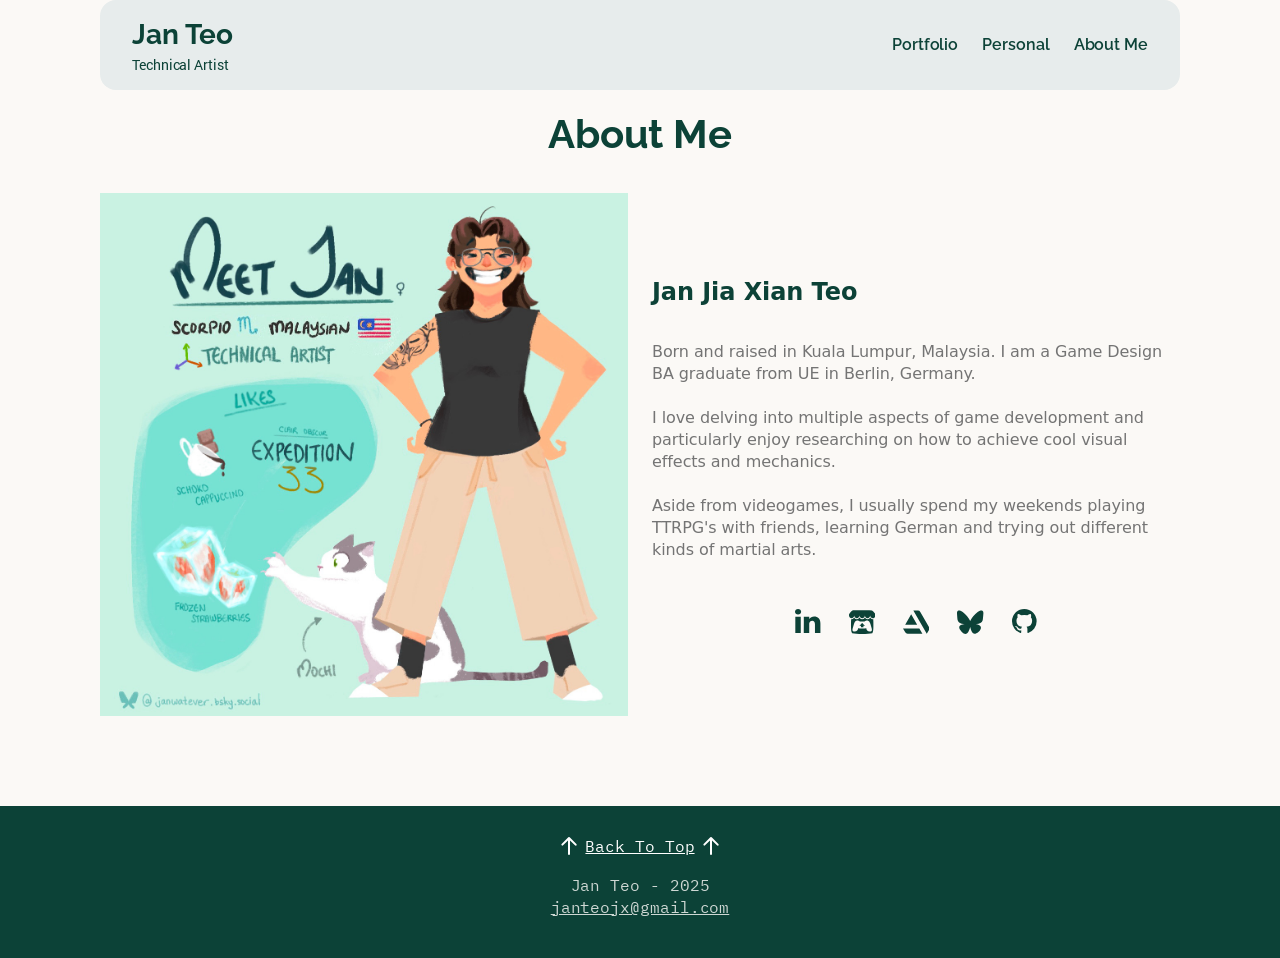
<file: aboutme/index.html>
<!doctype html>
<html
  lang="en"
  data-ws-project="4ed395ea-421b-4d47-955a-c3760f78598f"
  data-ws-last-published="2025-10-25T14:59:06.203Z"
>
  <head>
    <link
      rel="stylesheet"
      type="text/css"
      href="/assets/static/app_generated_index-6937cd5a.BFbxs8ka.css"
    />
    <meta charset="UTF-8" />
    <meta name="viewport" content="width=device-width,initial-scale=1" />
    <meta property="og:url" content="https://url/aboutme" />
    <title>About Me</title>
    <meta property="og:title" content="About Me" />
    <meta property="og:type" content="website" />
    <meta property="og:site_name" content="portfolio" />
    <link rel="icon" href="/assets/Favicon_-zaAiaX0AO3avMqzFpwQw.png" />
    <link
      rel="preload"
      href="/assets/IBMPlexMono-Regular_XEb7jeg5C_8SVKdyQOvTE.ttf"
      as="font"
      crossorigin="anonymous"
    />
    <link
      rel="preload"
      href="/assets/InterVariable_qDqxtwB6S7W69tcm-FSxu.woff2"
      as="font"
      crossorigin="anonymous"
    />
    <link
      rel="preload"
      href="/assets/Roboto-Regular_Z0w1bXtk6PIycLE4xZbAP.ttf"
      as="font"
      crossorigin="anonymous"
    />
    <link
      rel="preload"
      href="/assets/IBMPlexMono-Bold_UaOtoEYPT3lKzhZXJ2H2W.ttf"
      as="font"
      crossorigin="anonymous"
    />
    <link
      rel="preload"
      href="/assets/Raleway-VariableFont_wght_H9KxUdK8l4MoIpyd0hqUg.ttf"
      as="font"
      crossorigin="anonymous"
    />
    <script type="application/ld+json">
      {
        "@context": "https://schema.org",
        "@type": "WebSite",
        "name": "portfolio",
        "url": "https://url"
      }
    </script>
  </head>
  <body id="aboutme" class="w-body c1ns98mi">
    <div style="display: contents">
      <div style="display: contents">
        <header
          class="w-box c1357293 c9jnjeu c1y6imu0 c3qzgd0 czr2pxy c1xzl1u9 cry9bxc ca4qjwu c1cdc69r c13gq7xy c1lfjoq7 c1fo9lv5 c1qyy4dh c1wt8a7g cavd3zn"
        >
          <div
            class="w-box cry9bxc c1lxiyww ct02u4h c1z0l37u c1ml0hr7 c14e0sxh c1fd0kk1 cpjowtb c11gzs80 cv2gy63 cxn73lu c5dy17i c1hsfuam c1fw2gxr ct8vr6u cnu4kgu c1yb3n9o cbrrmm8 cuo9dm5 c5egcmi c1qyy4dh c1llqm3g c1mcu1jn cr1aip5 c1xzir7e cm7fzb7 cxuma7n"
          >
            <a href="/#home" class="w-element cir85gx c135vpv5 c1llqm3g"
              ><div class="w-element cj19xlp">
                <h1 class="w-element c2wmpdl c11dowh9">Jan Teo</h1>
                <p class="w-element ce1u2as">Technical Artist</p>
              </div></a
            >
            <nav
              aria-label="main"
              class="w-box cry9bxc c1qyy4dh ct02u4h c1fhkm63 clv8gve cc3dq2t"
            >
              <nav
                aria-label="Main"
                data-orientation="horizontal"
                dir="ltr"
                class="w-navigation-menu czr2pxy"
              >
                <div style="position: relative">
                  <ul
                    data-orientation="horizontal"
                    class="w-menu-list cry9bxc c1fhkm63 cqeb86t c1admj5d c34dwh1 c1qyy4dh c1t3frhm c10zkoym ct8c5y2 c1pqbrmo c2wmpdl c1cb3y4c c1n13r54 c18knjwi"
                    dir="ltr"
                  >
                    <li data-ws-index="0" class="w-menu-item">
                      <a
                        href="/aboutme#aboutme"
                        class="w-link cl60rel c1ib9cr2 csru8nn c1hz2opz c1c9nyn co9inq6 c18nx7en c13zjl4p c1llqm3g ch11gwv c1md20bl c1e892th c1qyy4dh ct02u4h c1e7helk c1l0vha7 csyy8v5 c1bc2i7x c17r8x7j c135vpv5 c6k8nt0 c10psnxv cb06ied cocvd96 c4j0o1n c12mjb61"
                        >About Me</a
                      >
                    </li>
                    <li data-ws-index="1" class="w-menu-item">
                      <a
                        href="/personal#blogs"
                        class="w-link cl60rel c1ib9cr2 csru8nn c1hz2opz c1c9nyn co9inq6 c18nx7en c13zjl4p c1llqm3g ch11gwv c1md20bl c1e892th c1qyy4dh ct02u4h c1e7helk c1l0vha7 csyy8v5 c1bc2i7x c17r8x7j c135vpv5 c6k8nt0 c10psnxv cb06ied cocvd96 c4j0o1n c12mjb61"
                        >Personal</a
                      >
                    </li>
                    <li data-ws-index="2" class="w-menu-item">
                      <a
                        href="/#Portfolio"
                        class="w-link cl60rel c1ib9cr2 csru8nn c1hz2opz c1c9nyn co9inq6 c18nx7en c13zjl4p c1llqm3g ch11gwv c1md20bl c1e892th c1qyy4dh ct02u4h c1e7helk c1l0vha7 csyy8v5 c1bc2i7x c17r8x7j c135vpv5 c6k8nt0 c10psnxv cb06ied cocvd96 c4j0o1n c12mjb61"
                        >Portfolio</a
                      >
                    </li>
                  </ul>
                </div>
              </nav>
            </nav>
            <div class="w-box cwvpjlf cx6c9kw c1rstvfo c1bulmrh">
              <button
                type="button"
                aria-label="Open mobile menu"
                class="w-button c1b44psv cjtzmec c12n5uks csb0ifw cg5j03k c8od1c4 c135vpv5 caafw5v csru8nn c1md20bl c1e892th c16xs6ny ct02u4h c1hz2opz c1c9nyn co9inq6 c18nx7en c13zjl4p c1cb3y4c c1h3d6dm cuj80l1 ct8vr6u c1muyosp cvw3fbs cjhfojh c1cmxm2w c2c7i6t c1r2vfc1 c1j33arz cl8xzcs c6y7agi c1yyiwwo c1vy1xjw cl60rel c1ib9cr2 cb06ied c1ro4ucl c1s5r7yb c1ggkywf cv7lanz cldcmjh cow30mz c1k6tqmo c1oxjrsz csud216 c1xiy5b1 cq7d8me c157000q c1bpmp3z c1ycnvnd"
                aria-haspopup="dialog"
                aria-expanded="false"
                aria-controls="radix-:R6m:"
                data-state="closed"
              >
                <div class="w-html-embed">
                  <svg
                    xmlns="http://www.w3.org/2000/svg"
                    viewBox="0 0 22 22"
                    fill="currentColor"
                    width="100%"
                    height="100%"
                    style="display: block"
                    aria-hidden="true"
                  >
                    <path
                      fill-rule="evenodd"
                      d="M2 5.998a.75.75 0 0 1 .75-.75h16.5a.75.75 0 0 1 0 1.5H2.75a.75.75 0 0 1-.75-.75Zm0 5.5a.75.75 0 0 1 .75-.75h16.5a.75.75 0 0 1 0 1.5H2.75a.75.75 0 0 1-.75-.75Zm0 5.5a.75.75 0 0 1 .75-.75h16.5a.75.75 0 0 1 0 1.5H2.75a.75.75 0 0 1-.75-.75Z"
                      clip-rule="evenodd"
                    />
                  </svg>
                </div>
              </button>
            </div>
          </div>
        </header>
        <div class="w-html-embed ck3af4j c19v6zpy">
          <style>
            * {
              /* Remove preset margins on everything so they can be applied where we want. */
              margin: 0;
              /* Make links scroll to their sections smoothly. */
              scroll-behavior: smooth;
            }
          </style>
        </div>
      </div>
    </div>
    <section
      class="w-box c1fo9lv5 c1mzb2kd cavd3zn cbb9sc4 c1ic0yia ckd6i4j cjw9f3d c2vk9af c19hobtd cl05ukp"
    >
      <div
        class="w-box cry9bxc c1lfjoq7 c12ae6v5 ceu66s9 c1qyy4dh c1wt8a7g c1qom380"
      >
        <h1
          class="w-heading c1dxq9cf c11dowh9 c1llqm3g c8ys3vy c74kosi c1dhz37v"
        >
          About Me
        </h1>
        <div
          class="w-element copqmak c10zkoym ct8c5y2 c1ogff2u c5hmwvf c1xzl1u9 cx6c9kw c174sw29"
        >
          <div class="w-element">
            <img
              alt=""
              width="1285"
              height="1274"
              src="/assets/aboutmeUpdate_LksquHuxqafPUy-Q5bAj-.jpg"
              class="w-image"
              sizes="100vw"
              srcset="
                /assets/aboutmeUpdate_LksquHuxqafPUy-Q5bAj-.jpg   16w,
                /assets/aboutmeUpdate_LksquHuxqafPUy-Q5bAj-.jpg   32w,
                /assets/aboutmeUpdate_LksquHuxqafPUy-Q5bAj-.jpg   48w,
                /assets/aboutmeUpdate_LksquHuxqafPUy-Q5bAj-.jpg   64w,
                /assets/aboutmeUpdate_LksquHuxqafPUy-Q5bAj-.jpg   96w,
                /assets/aboutmeUpdate_LksquHuxqafPUy-Q5bAj-.jpg  128w,
                /assets/aboutmeUpdate_LksquHuxqafPUy-Q5bAj-.jpg  256w,
                /assets/aboutmeUpdate_LksquHuxqafPUy-Q5bAj-.jpg  384w,
                /assets/aboutmeUpdate_LksquHuxqafPUy-Q5bAj-.jpg  640w,
                /assets/aboutmeUpdate_LksquHuxqafPUy-Q5bAj-.jpg  750w,
                /assets/aboutmeUpdate_LksquHuxqafPUy-Q5bAj-.jpg  828w,
                /assets/aboutmeUpdate_LksquHuxqafPUy-Q5bAj-.jpg 1080w,
                /assets/aboutmeUpdate_LksquHuxqafPUy-Q5bAj-.jpg 1200w,
                /assets/aboutmeUpdate_LksquHuxqafPUy-Q5bAj-.jpg 1920w,
                /assets/aboutmeUpdate_LksquHuxqafPUy-Q5bAj-.jpg 2048w,
                /assets/aboutmeUpdate_LksquHuxqafPUy-Q5bAj-.jpg 3840w
              "
              decoding="async"
              loading="lazy"
            />
          </div>
          <div class="w-element cuj80l1 cry9bxc c1lfjoq7 c1778y6x ct02u4h">
            <h1 class="w-element cc1qqvk colzpbp c1llqm3g ca9p4dk">
              <span class="w-element">Jan Jia Xian Teo</span>
            </h1>
            <p class="w-element cuj80l1">
              Born and raised in Kuala Lumpur, Malaysia. I am a Game Design BA
              graduate from UE in Berlin, Germany.<br /><br />I love delving
              into multiple aspects of game development and particularly enjoy
              researching on how to achieve cool visual effects and
              mechanics.<br /><br />Aside from videogames, I usually spend my
              weekends playing TTRPG&#x27;s with friends, learning German and
              trying out different kinds of martial arts.
            </p>
            <div
              class="w-box c16xs6ny ct02u4h ck3ozxv ceilgws c1v9cet9 cry9bxc cuj80l1 c12sm2j2 c18aaeus c1rstvfo c10x096o c1mpedrw c1oxjrsz csud216 c1xiy5b1 cq7d8me c891fy0 c1g6njng c9e5osd c1o7em7p c1knvger c1qrxaqp cbsrucc c13153s7 csv0ro7"
            >
              <a
                aria-label="LinkedIn"
                href="https://www.linkedin.com/in/jan-teo-09216b167/"
                target="_blank"
                class="w-link c135vpv5 csru8nn c1qyy4dh ct02u4h c1llqm3g c3npaz2"
                ><div class="w-html-embed csru8nn c4vsek3">
                  <svg
                    width="100%"
                    height="100%"
                    viewBox="0 0 18 17"
                    fill="none"
                    xmlns="http://www.w3.org/2000/svg"
                  >
                    <path
                      d="M0 1.97499C0 1.40259 0.202708 0.930366 0.608108 0.558324C1.01351 0.186265 1.54055 0.000244141 2.18919 0.000244141C2.82626 0.000244141 3.34169 0.183397 3.73552 0.549738C4.14092 0.927515 4.34363 1.41976 4.34363 2.0265C4.34363 2.576 4.14672 3.0339 3.7529 3.40024C3.3475 3.77802 2.81467 3.9669 2.15444 3.9669H2.13707C1.49999 3.9669 0.984562 3.77802 0.590734 3.40024C0.196905 3.02246 0 2.54737 0 1.97499ZM0.225869 17.0002V5.52953H4.08301V17.0002H0.225869ZM6.22008 17.0002H10.0772V10.5952C10.0772 10.1945 10.1236 9.8854 10.2162 9.6679C10.3784 9.27867 10.6245 8.94954 10.9546 8.68053C11.2847 8.4115 11.6988 8.277 12.1969 8.277C13.4942 8.277 14.1429 9.1413 14.1429 10.8699V17.0002H18V10.4235C18 8.72918 17.5946 7.44417 16.7838 6.56842C15.973 5.69266 14.9016 5.25478 13.5695 5.25478C12.0753 5.25478 10.9112 5.89013 10.0772 7.16084V7.19518H10.0598L10.0772 7.16084V5.52953H6.22008C6.24324 5.89585 6.25483 7.0349 6.25483 8.94669C6.25483 10.8585 6.24324 13.543 6.22008 17.0002Z"
                      fill="currentColor"
                    ></path>
                  </svg></div></a
              ><a
                aria-label="LinkedIn"
                href="https://janwatever.itch.io/"
                target="_blank"
                class="w-link c135vpv5 csru8nn c1qyy4dh ct02u4h c1llqm3g c3npaz2"
                ><div class="w-html-embed csru8nn c4vsek3">
                  <svg
                    xmlns="http://www.w3.org/2000/svg"
                    width="110%"
                    height="110%"
                    viewBox="0 0 32 32"
                  >
                    <path
                      fill="currentColor"
                      d="M4.172 1.787C2.776 2.615.027 5.771 0 6.599v1.375c0 1.735 1.625 3.267 3.099 3.267c1.771 0 3.251-1.469 3.251-3.213c0 1.744 1.421 3.213 3.197 3.213c1.771 0 3.151-1.469 3.151-3.213c0 1.744 1.516 3.213 3.287 3.213h.032c1.776 0 3.291-1.469 3.291-3.213c0 1.744 1.381 3.213 3.152 3.213s3.197-1.469 3.197-3.213c0 1.744 1.475 3.213 3.245 3.213c1.479 0 3.104-1.532 3.104-3.267V6.599c-.032-.828-2.776-3.984-4.177-4.812c-4.339-.156-7.344-.183-11.823-.183c-4.484.005-10.593.073-11.828.183zm8.505 8.634a3.67 3.67 0 0 1-.625.797v.005a3.727 3.727 0 0 1-2.599 1.057a3.692 3.692 0 0 1-2.599-1.063a3.41 3.41 0 0 1-.6-.787c-.167.297-.4.552-.645.787A3.71 3.71 0 0 1 3.01 12.28h-.005a1.08 1.08 0 0 1-.349-.073a55.156 55.156 0 0 0-.224 3.937v.005c-.005.527-.005.953-.011 1.552c.032 3.115-.307 10.089 1.376 11.803c2.604.604 7.396.88 12.197.885h.005c4.807-.005 9.593-.281 12.197-.885c1.683-1.713 1.344-8.688 1.376-11.803c-.005-.599-.005-1.025-.011-1.552v-.005a52.356 52.356 0 0 0-.224-3.937a1.053 1.053 0 0 1-.349.073h-.005a3.71 3.71 0 0 1-2.599-1.063h.005c-.245-.235-.479-.489-.645-.787h-.005a3.411 3.411 0 0 1-.595.787a3.71 3.71 0 0 1-5.198 0a3.617 3.617 0 0 1-.615-.787l-.011-.016c-.172.308-.38.573-.615.803a3.71 3.71 0 0 1-2.599 1.063h-.005c-.031 0-.068 0-.104-.005c-.036.005-.073.005-.109.005h-.005a3.685 3.685 0 0 1-2.593-1.063a3.418 3.418 0 0 1-.609-.787l-.011-.016zm-2.672 3.454c1.057.005 1.995 0 3.161 1.271c.916-.093 1.875-.14 2.833-.14s1.917.047 2.833.14c1.167-1.271 2.104-1.271 3.161-1.271h.005c.5 0 2.5 0 3.891 3.912l1.495 5.369c1.109 3.995-.355 4.095-2.177 4.095c-2.708-.1-4.208-2.068-4.208-4.037c-1.5.251-3.251.371-5 .371s-3.5-.12-4.995-.371c0 1.969-1.5 3.937-4.208 4.037c-1.828-.005-3.292-.1-2.183-4.095l1.495-5.369c1.396-3.912 3.396-3.912 3.896-3.912zM16 16.953c-.005 0-2.849 2.62-3.364 3.547l1.864-.073v1.625c0 .079.751.047 1.5.011c.749.036 1.495.068 1.495-.011v-1.625l1.869.073C18.849 19.573 16 16.953 16 16.953z"
                    />
                  </svg></div></a
              ><a
                aria-label="LinkedIn"
                href="https://www.artstation.com/janwatever"
                target="_blank"
                class="w-link c135vpv5 csru8nn c1qyy4dh ct02u4h c1llqm3g c3npaz2"
                ><div class="w-html-embed csru8nn c4vsek3">
                  <svg
                    xmlns="http://www.w3.org/2000/svg"
                    width="100%"
                    height="110%"
                    viewBox="0 0 24 24"
                  >
                    <path
                      fill="currentColor"
                      d="m0 17.723l2.027 3.505h.001a2.424 2.424 0 0 0 2.164 1.333h13.457l-2.792-4.838H0zm24 .025c0-.484-.143-.935-.388-1.314L15.728 2.728a2.424 2.424 0 0 0-2.142-1.289H9.419L21.598 22.54l1.92-3.325c.378-.637.482-.919.482-1.467zm-11.129-3.462L7.428 4.858l-5.444 9.428h10.887z"
                    />
                  </svg></div></a
              ><a
                aria-label="LinkedIn"
                href="https://bsky.app/profile/janwatever.bsky.social"
                target="_blank"
                class="w-link c135vpv5 csru8nn c1qyy4dh ct02u4h c1llqm3g c3npaz2"
                ><div class="w-html-embed csru8nn c4vsek3">
                  <svg
                    xmlns="http://www.w3.org/2000/svg"
                    width="100%"
                    height="110%"
                    viewBox="0 0 24 24"
                  >
                    <path
                      fill="currentColor"
                      d="M12 10.8c-1.087-2.114-4.046-6.053-6.798-7.995C2.566.944 1.561 1.266.902 1.565C.139 1.908 0 3.08 0 3.768c0 .69.378 5.65.624 6.479c.815 2.736 3.713 3.66 6.383 3.364c.136-.02.275-.039.415-.056c-.138.022-.276.04-.415.056c-3.912.58-7.387 2.005-2.83 7.078c5.013 5.19 6.87-1.113 7.823-4.308c.953 3.195 2.05 9.271 7.733 4.308c4.267-4.308 1.172-6.498-2.74-7.078a8.741 8.741 0 0 1-.415-.056c.14.017.279.036.415.056c2.67.297 5.568-.628 6.383-3.364c.246-.828.624-5.79.624-6.478c0-.69-.139-1.861-.902-2.206c-.659-.298-1.664-.62-4.3 1.24C16.046 4.748 13.087 8.687 12 10.8"
                    />
                  </svg></div></a
              ><a
                aria-label="LinkedIn"
                href="https://github.com/janwatever"
                target="_blank"
                class="w-link c135vpv5 csru8nn c1qyy4dh ct02u4h c1llqm3g c3npaz2"
                ><div class="w-html-embed csru8nn c4vsek3">
                  <svg
                    xmlns="http://www.w3.org/2000/svg"
                    width="100%"
                    height="100%"
                    viewBox="0 0 432 416"
                  >
                    <path
                      fill="currentColor"
                      d="M213.5 0q88.5 0 151 62.5T427 213q0 70-41 125.5T281 416q-14 2-14-11v-58q0-27-15-40q44-5 70.5-27t26.5-77q0-34-22-58q11-26-2-57q-18-5-58 22q-26-7-54-7t-53 7q-18-12-32.5-17.5T107 88h-6q-12 31-2 57q-22 24-22 58q0 55 27 77t70 27q-11 10-13 29q-42 18-62-18q-12-20-33-22q-2 0-4.5.5t-5 3.5t8.5 9q14 7 23 31q1 2 2 4.5t6.5 9.5t13 10.5T130 371t30-2v36q0 13-14 11q-64-22-105-77.5T0 213q0-88 62.5-150.5T213.5 0z"
                    />
                  </svg></div
              ></a>
            </div>
          </div>
        </div>
      </div>
    </section>
    <div style="display: contents">
      <div style="display: contents">
        <footer class="w-box c130qyz3 cqlgvkl c82o5tr">
          <div class="w-box c13xb0l cup9vyi c1n5d942">
            <div
              class="w-box c1357293 c9jnjeu c1y6imu0 c3qzgd0 czr2pxy c1xzl1u9 cry9bxc ceu66s9 c12ae6v5 c13gq7xy c1lfjoq7 c1qyy4dh c1wt8a7g cquv50b"
            >
              <a
                href="#top"
                class="w-link cuccfz7 c135vpv5 cyqk3ni c10psnxv c12sm2j2 c1fhkm63 clv8gve cry9bxc c1qyy4dh c1irt2x"
                ><div class="w-html-embed csru8nn co039og cr66o8x">
                  <svg
                    xmlns="http://www.w3.org/2000/svg"
                    width="100%"
                    height="100%"
                    viewBox="0 0 24 24"
                  >
                    <path
                      fill="currentColor"
                      d="M11.47 5.47a.753.753 0 0 1 1.06 0l5 5a.75.75 0 1 1-1.06 1.06l-3.72-3.72V18a.75.75 0 0 1-1.5 0V7.81l-3.72 3.72a.75.75 0 0 1-1.06-1.06z"
                    />
                  </svg>
                </div>
                <span class="w-text cauqto8 cr66o8x cyqk3ni c180fws7"
                  >Back To Top</span
                >
                <div class="w-html-embed csru8nn co039og cr66o8x">
                  <svg
                    xmlns="http://www.w3.org/2000/svg"
                    width="100%"
                    height="100%"
                    viewBox="0 0 24 24"
                  >
                    <path
                      fill="currentColor"
                      d="M11.47 5.47a.753.753 0 0 1 1.06 0l5 5a.75.75 0 1 1-1.06 1.06l-3.72-3.72V18a.75.75 0 0 1-1.5 0V7.81l-3.72 3.72a.75.75 0 0 1-1.06-1.06z"
                    />
                  </svg></div
              ></a>
              <div class="w-text cyqk3ni c12ho6o0">Jan Teo - 2025</div>
              <a
                href="mailto:janteojx@gmail.com"
                class="w-link cl60rel c1ib9cr2 cld4m44 c1hz2opz c1c9nyn co9inq6 c18nx7en c13zjl4p c12ho6o0 cyqk3ni cb06ied"
                >janteojx@gmail.com</a
              >
            </div>
          </div>
        </footer>
      </div>
    </div>
    <script id="vike_pageContext" type="application/json">
      {
        "_urlRewrite": null,
        "pageId": "/pages/aboutme",
        "routeParams": {},
        "data": {
          "url": "https://url/aboutme",
          "system": { "params": {}, "search": {}, "origin": "https://url" },
          "resources": {},
          "pageMeta": {
            "title": "About Me",
            "description": "",
            "excludePageFromSearch": false,
            "language": "!undefined",
            "socialImageAssetName": "!undefined",
            "socialImageUrl": "!undefined",
            "status": "!undefined",
            "redirect": "!undefined",
            "custom": []
          }
        }
      }
    </script>
    <script id="vike_globalContext" type="application/json">
      {}
    </script>
    <script
      src="/assets/entries/entry-server-routing.Cig6cbOK.js"
      type="module"
      async
    ></script>
    <link
      rel="modulepreload"
      href="/assets/entries/pages_aboutme.ac3Psy0T.js"
      as="script"
      type="text/javascript"
    /><link
      rel="modulepreload"
      href="/assets/chunks/chunk-C39bVEFi.js"
      as="script"
      type="text/javascript"
    />
  </body>
</html>
</file>
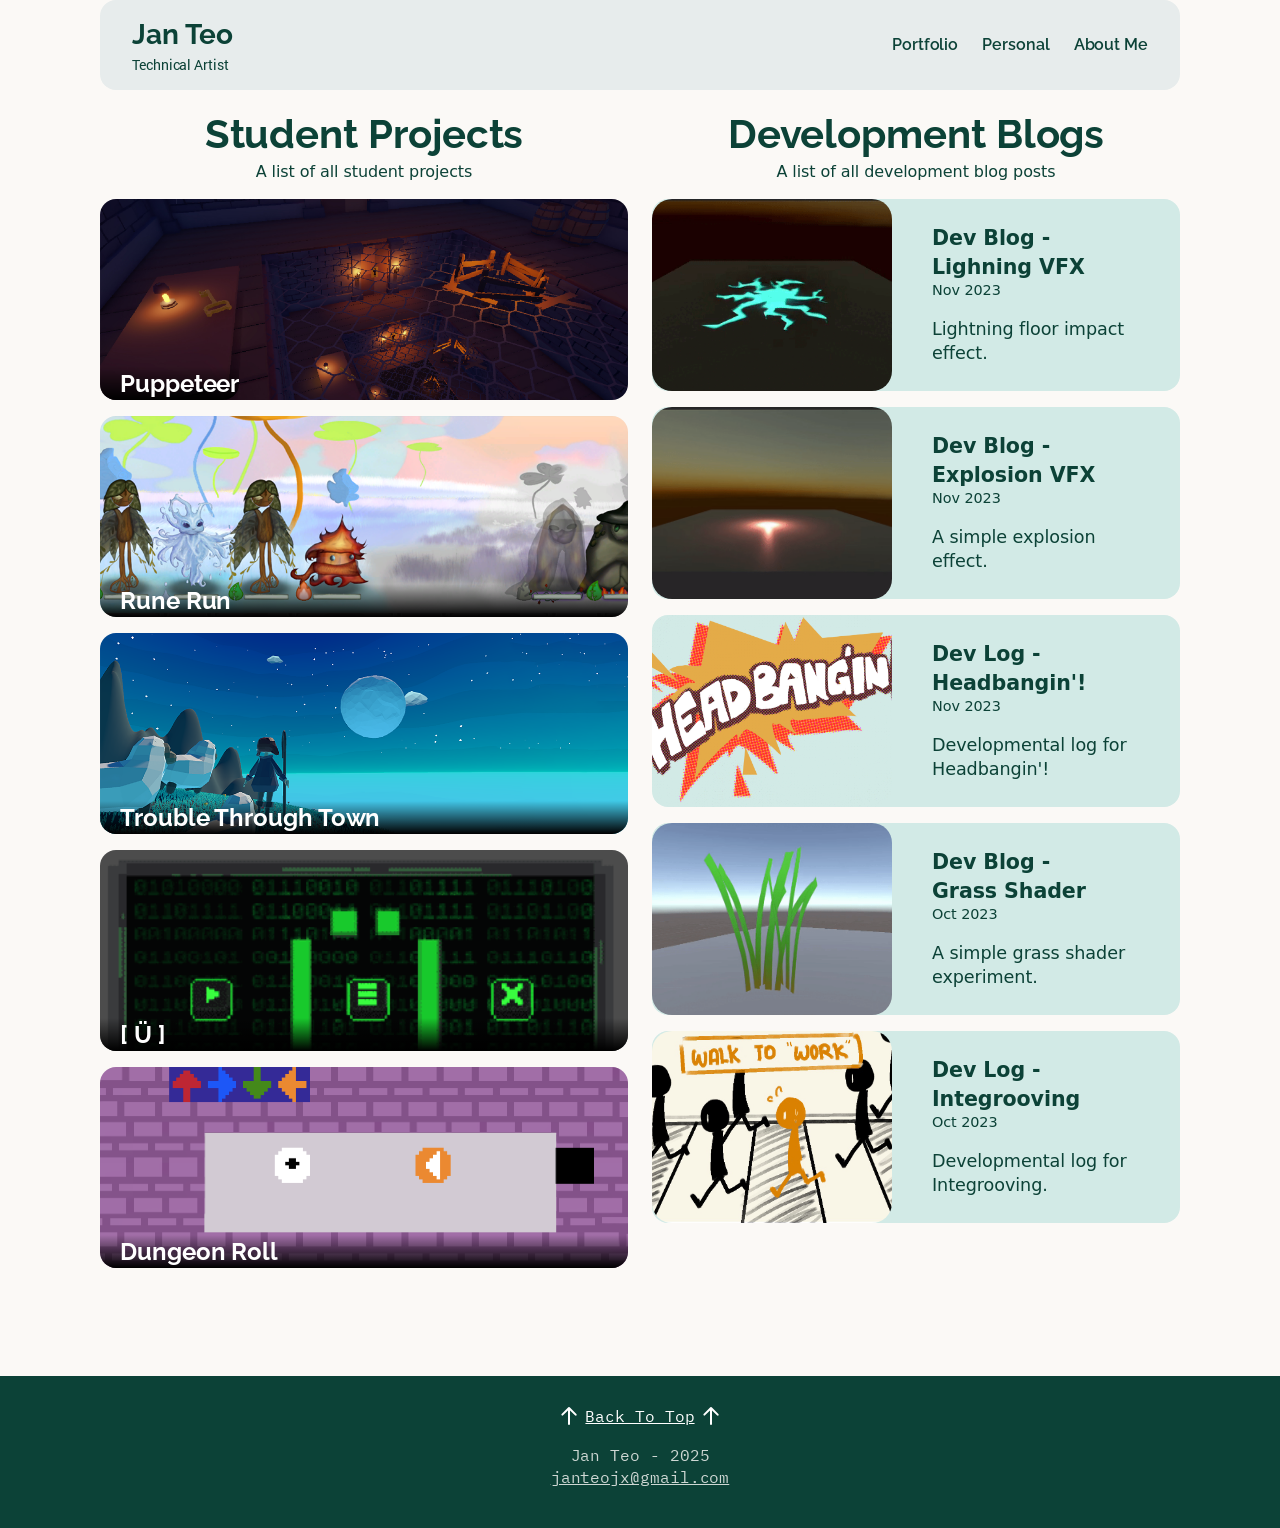
<file: personal/index.html>
<!doctype html>
<html
  lang="en"
  data-ws-project="4ed395ea-421b-4d47-955a-c3760f78598f"
  data-ws-last-published="2025-10-25T14:59:06.203Z"
>
  <head>
    <link
      rel="stylesheet"
      type="text/css"
      href="/assets/static/app_generated_index-6937cd5a.BFbxs8ka.css"
    />
    <meta charset="UTF-8" />
    <meta name="viewport" content="width=device-width,initial-scale=1" />
    <meta property="og:url" content="https://url/personal" />
    <title>Personal</title>
    <meta property="og:title" content="Personal" />
    <meta property="og:type" content="website" />
    <meta property="og:site_name" content="portfolio" />
    <meta name="robots" content="noindex, nofollow" />
    <meta property="twitter:card" content="summary_large_image" />
    <link rel="icon" href="/assets/Favicon_-zaAiaX0AO3avMqzFpwQw.png" />
    <link
      rel="preload"
      href="/assets/IBMPlexMono-Regular_XEb7jeg5C_8SVKdyQOvTE.ttf"
      as="font"
      crossorigin="anonymous"
    />
    <link
      rel="preload"
      href="/assets/InterVariable_qDqxtwB6S7W69tcm-FSxu.woff2"
      as="font"
      crossorigin="anonymous"
    />
    <link
      rel="preload"
      href="/assets/Roboto-Regular_Z0w1bXtk6PIycLE4xZbAP.ttf"
      as="font"
      crossorigin="anonymous"
    />
    <link
      rel="preload"
      href="/assets/IBMPlexMono-Bold_UaOtoEYPT3lKzhZXJ2H2W.ttf"
      as="font"
      crossorigin="anonymous"
    />
    <link
      rel="preload"
      href="/assets/Raleway-VariableFont_wght_H9KxUdK8l4MoIpyd0hqUg.ttf"
      as="font"
      crossorigin="anonymous"
    />
    <link
      rel="preload"
      href="/assets/umlaut_banner_p2J994XeYI148wyC30Eys.png"
      as="image"
    />
    <link
      rel="preload"
      href="/assets/RuneRun_banner_1y7Y5SCUUlsCVhDUwvCR-.png"
      as="image"
    />
    <link
      rel="preload"
      href="/assets/dungeonroll_banner_Aa3lWchuhWk8WZ_a-OSav.png"
      as="image"
    />
    <link
      rel="preload"
      href="/assets/TTT_banner_RPmVIWBRpcSV2MMPxuQTD.png"
      as="image"
    />
    <link
      rel="preload"
      href="/assets/Puppeteer_ScreenshotB_wbRnq4VTedUs8MtC1tZgh.jpg"
      as="image"
    />
    <script type="application/ld+json">
      {
        "@context": "https://schema.org",
        "@type": "WebSite",
        "name": "portfolio",
        "url": "https://url"
      }
    </script>
  </head>
  <body id="blogs" class="w-body c1s2og59">
    <div style="display: contents">
      <div style="display: contents">
        <header
          class="w-box c1357293 c9jnjeu c1y6imu0 c3qzgd0 czr2pxy c1xzl1u9 cry9bxc ca4qjwu c1cdc69r c13gq7xy c1lfjoq7 c1fo9lv5 c1qyy4dh c1wt8a7g cavd3zn"
        >
          <div
            class="w-box cry9bxc c1lxiyww ct02u4h c1z0l37u c1ml0hr7 c14e0sxh c1fd0kk1 cpjowtb c11gzs80 cv2gy63 cxn73lu c5dy17i c1hsfuam c1fw2gxr ct8vr6u cnu4kgu c1yb3n9o cbrrmm8 cuo9dm5 c5egcmi c1qyy4dh c1llqm3g c1mcu1jn cr1aip5 c1xzir7e cm7fzb7 cxuma7n"
          >
            <a href="/#home" class="w-element cir85gx c135vpv5 c1llqm3g"
              ><div class="w-element cj19xlp">
                <h1 class="w-element c2wmpdl c11dowh9">Jan Teo</h1>
                <p class="w-element ce1u2as">Technical Artist</p>
              </div></a
            >
            <nav
              aria-label="main"
              class="w-box cry9bxc c1qyy4dh ct02u4h c1fhkm63 clv8gve cc3dq2t"
            >
              <nav
                aria-label="Main"
                data-orientation="horizontal"
                dir="ltr"
                class="w-navigation-menu czr2pxy"
              >
                <div style="position: relative">
                  <ul
                    data-orientation="horizontal"
                    class="w-menu-list cry9bxc c1fhkm63 cqeb86t c1admj5d c34dwh1 c1qyy4dh c1t3frhm c10zkoym ct8c5y2 c1pqbrmo c2wmpdl c1cb3y4c c1n13r54 c18knjwi"
                    dir="ltr"
                  >
                    <li data-ws-index="0" class="w-menu-item">
                      <a
                        href="/aboutme#aboutme"
                        class="w-link cl60rel c1ib9cr2 csru8nn c1hz2opz c1c9nyn co9inq6 c18nx7en c13zjl4p c1llqm3g ch11gwv c1md20bl c1e892th c1qyy4dh ct02u4h c1e7helk c1l0vha7 csyy8v5 c1bc2i7x c17r8x7j c135vpv5 c6k8nt0 c10psnxv cb06ied cocvd96 c4j0o1n c12mjb61"
                        >About Me</a
                      >
                    </li>
                    <li data-ws-index="1" class="w-menu-item">
                      <a
                        href="/personal#blogs"
                        class="w-link cl60rel c1ib9cr2 csru8nn c1hz2opz c1c9nyn co9inq6 c18nx7en c13zjl4p c1llqm3g ch11gwv c1md20bl c1e892th c1qyy4dh ct02u4h c1e7helk c1l0vha7 csyy8v5 c1bc2i7x c17r8x7j c135vpv5 c6k8nt0 c10psnxv cb06ied cocvd96 c4j0o1n c12mjb61"
                        >Personal</a
                      >
                    </li>
                    <li data-ws-index="2" class="w-menu-item">
                      <a
                        href="/#Portfolio"
                        class="w-link cl60rel c1ib9cr2 csru8nn c1hz2opz c1c9nyn co9inq6 c18nx7en c13zjl4p c1llqm3g ch11gwv c1md20bl c1e892th c1qyy4dh ct02u4h c1e7helk c1l0vha7 csyy8v5 c1bc2i7x c17r8x7j c135vpv5 c6k8nt0 c10psnxv cb06ied cocvd96 c4j0o1n c12mjb61"
                        >Portfolio</a
                      >
                    </li>
                  </ul>
                </div>
              </nav>
            </nav>
            <div class="w-box cwvpjlf cx6c9kw c1rstvfo c1bulmrh">
              <button
                type="button"
                aria-label="Open mobile menu"
                class="w-button c1b44psv cjtzmec c12n5uks csb0ifw cg5j03k c8od1c4 c135vpv5 caafw5v csru8nn c1md20bl c1e892th c16xs6ny ct02u4h c1hz2opz c1c9nyn co9inq6 c18nx7en c13zjl4p c1cb3y4c c1h3d6dm cuj80l1 ct8vr6u c1muyosp cvw3fbs cjhfojh c1cmxm2w c2c7i6t c1r2vfc1 c1j33arz cl8xzcs c6y7agi c1yyiwwo c1vy1xjw cl60rel c1ib9cr2 cb06ied c1ro4ucl c1s5r7yb c1ggkywf cv7lanz cldcmjh cow30mz c1k6tqmo c1oxjrsz csud216 c1xiy5b1 cq7d8me c157000q c1bpmp3z c1ycnvnd"
                aria-haspopup="dialog"
                aria-expanded="false"
                aria-controls="radix-:R6m:"
                data-state="closed"
              >
                <div class="w-html-embed">
                  <svg
                    xmlns="http://www.w3.org/2000/svg"
                    viewBox="0 0 22 22"
                    fill="currentColor"
                    width="100%"
                    height="100%"
                    style="display: block"
                    aria-hidden="true"
                  >
                    <path
                      fill-rule="evenodd"
                      d="M2 5.998a.75.75 0 0 1 .75-.75h16.5a.75.75 0 0 1 0 1.5H2.75a.75.75 0 0 1-.75-.75Zm0 5.5a.75.75 0 0 1 .75-.75h16.5a.75.75 0 0 1 0 1.5H2.75a.75.75 0 0 1-.75-.75Zm0 5.5a.75.75 0 0 1 .75-.75h16.5a.75.75 0 0 1 0 1.5H2.75a.75.75 0 0 1-.75-.75Z"
                      clip-rule="evenodd"
                    />
                  </svg>
                </div>
              </button>
            </div>
          </div>
        </header>
        <div class="w-html-embed ck3af4j c19v6zpy">
          <style>
            * {
              /* Remove preset margins on everything so they can be applied where we want. */
              margin: 0;
              /* Make links scroll to their sections smoothly. */
              scroll-behavior: smooth;
            }
          </style>
        </div>
      </div>
    </div>
    <div
      class="w-element c1357293 c9jnjeu c1y6imu0 c3qzgd0 czr2pxy c1xzl1u9 copqmak c10zkoym c1117wcl c13gq7xy c1lfjoq7 c1ogff2u cx6c9kw c174sw29"
    >
      <section
        id="cta"
        class="w-box c1fo9lv5 cakjhhm c1lfjoq7 c1qyy4dh cry9bxc c1wt8a7g cgn90jy c19hobtd cl05ukp"
      >
        <div class="w-element c1lfjoq7 ct02u4h c12sm2j2 c13gq7xy">
          <h1
            class="w-heading c1dxq9cf c11dowh9 c1llqm3g c8ys3vy c74kosi c1qom380 c1dhz37v"
          >
            Student Projects
          </h1>
          <p class="w-paragraph coq6ld c3fmn7t c1llqm3g c1qom380 c1dhz37v">
            A list of all student projects
          </p>
        </div>
        <div
          class="w-box c1357293 c9jnjeu c1y6imu0 c3qzgd0 czr2pxy c1xzl1u9 cauqto8 ca4qjwu c1cdc69r c13gq7xy c1lfjoq7"
        >
          <a
            href="/articles/puppeteer#process_top"
            class="w-link cry9bxc c135vpv5 c1mcu1jn c1fhkm63 clv8gve"
            ><div
              class="w-box csru8nn c1lfjoq7 ct02u4h c1md20bl c1e892th c12n5uks csb0ifw cg5j03k c8od1c4 cjtzmec c2xfjma c9grybw crv1a4t cbrrmm8 cuo9dm5 c5egcmi c1b44psv c135vpv5 caafw5v c16xs6ny c1hz2opz c1c9nyn co9inq6 c18nx7en c13zjl4p c1cb3y4c c1h3d6dm cuj80l1 c1o32rgm c1mcu1jn c1fhkm63 clv8gve c1yyiwwo c18knjwi cxz9xjl cl60rel c1ib9cr2 cb06ied c1ro4ucl c1s5r7yb c1ggkywf"
            >
              <div class="w-box c1g66s06"></div>
              <h2
                class="w-heading cuoke4w c11dowh9 cuccfz7 c8ys3vy c74kosi c1e7helk cln2huj cnu4kgu c1yb3n9o cbrrmm8 cuo9dm5 c5egcmi c1c2j90z c1wt8a7g ch51qie cd71ihq cry9bxc cgn90jy c8od1c4 cg5j03k c1gut7ra cvyaqlm c1dhz37v cvw48zk"
              >
                <b class="w-element">Puppeteer</b>
              </h2>
            </div></a
          >
        </div>
        <div
          class="w-box c1357293 c9jnjeu c1y6imu0 c3qzgd0 czr2pxy c1xzl1u9 cauqto8 ca4qjwu c1cdc69r c13gq7xy c1lfjoq7"
        >
          <a
            href="/articles/runerun#process_top"
            class="w-link cry9bxc c135vpv5 c1mcu1jn c1fhkm63 clv8gve"
            ><div
              class="w-box csru8nn c1lfjoq7 ct02u4h c1md20bl c1e892th c12n5uks csb0ifw cg5j03k c8od1c4 cjtzmec ch3jm3n c9grybw crv1a4t cbrrmm8 cuo9dm5 c5egcmi c1b44psv c135vpv5 caafw5v c16xs6ny c1hz2opz c1c9nyn co9inq6 c18nx7en c13zjl4p c1cb3y4c c1h3d6dm cuj80l1 c1o32rgm c1mcu1jn c1fhkm63 clv8gve c1yyiwwo c18knjwi cxz9xjl cl60rel c1ib9cr2 cb06ied c1ro4ucl c1s5r7yb c1ggkywf"
            >
              <div class="w-box c1g66s06"></div>
              <h2
                class="w-heading cuoke4w c11dowh9 cuccfz7 c8ys3vy c1xyv0ep c1e7helk cln2huj cnu4kgu c1yb3n9o cbrrmm8 cuo9dm5 c5egcmi c1c2j90z c1wt8a7g czr2pxy ch51qie cd71ihq cry9bxc cgn90jy c8od1c4 cg5j03k c1gut7ra cvyaqlm c1dhz37v cvw48zk"
              >
                <b class="w-bold-text">Rune Run</b>
              </h2>
            </div></a
          >
        </div>
        <div
          class="w-box c1357293 c9jnjeu c1y6imu0 c3qzgd0 czr2pxy c1xzl1u9 cauqto8 ca4qjwu c1cdc69r c13gq7xy c1lfjoq7"
        >
          <a
            href="/articles/ttt#process_top"
            class="w-link cry9bxc c135vpv5 c1mcu1jn c1fhkm63 clv8gve"
            ><div
              class="w-box csru8nn c1lfjoq7 ct02u4h c1md20bl c1e892th c12n5uks csb0ifw cg5j03k c8od1c4 cjtzmec cmy13u6 c9grybw crv1a4t cbrrmm8 cuo9dm5 c5egcmi c1b44psv c135vpv5 caafw5v c16xs6ny c1hz2opz c1c9nyn co9inq6 c18nx7en c13zjl4p c1cb3y4c c1h3d6dm cuj80l1 c1o32rgm c1mcu1jn c1fhkm63 clv8gve c1yyiwwo c18knjwi cxz9xjl cl60rel c1ib9cr2 cb06ied c1ro4ucl c1s5r7yb c1ggkywf"
            >
              <div class="w-box c1g66s06"></div>
              <h2
                class="w-heading cuoke4w c11dowh9 cuccfz7 c8ys3vy c1xyv0ep c1e7helk cln2huj cnu4kgu c1yb3n9o cbrrmm8 cuo9dm5 c5egcmi c1c2j90z c1wt8a7g czr2pxy ch51qie cd71ihq cry9bxc cgn90jy c8od1c4 cg5j03k c1gut7ra cvyaqlm c1dhz37v cvw48zk"
              >
                <b class="w-bold-text">Trouble Through Town</b>
              </h2>
            </div></a
          >
        </div>
        <div
          class="w-box c1357293 c9jnjeu c1y6imu0 c3qzgd0 czr2pxy c1xzl1u9 cauqto8 ca4qjwu c1cdc69r c13gq7xy c1lfjoq7"
        >
          <a
            href="/articles/umlaut#process_top"
            class="w-link cry9bxc c135vpv5 c1mcu1jn c1fhkm63 clv8gve"
            ><div
              class="w-box csru8nn c1lfjoq7 ct02u4h c1md20bl c1e892th c12n5uks csb0ifw cg5j03k c8od1c4 cjtzmec c16ccw1w c9grybw crv1a4t cbrrmm8 cuo9dm5 c5egcmi c1b44psv c135vpv5 caafw5v c16xs6ny c1hz2opz c1c9nyn co9inq6 c18nx7en c13zjl4p c1cb3y4c c1h3d6dm cuj80l1 c1o32rgm c1mcu1jn c1fhkm63 clv8gve c1yyiwwo c18knjwi c17mmneu cl60rel c1ib9cr2 cb06ied c1ro4ucl c1s5r7yb c1ggkywf"
            >
              <div class="w-box c1g66s06"></div>
              <h2
                class="w-heading cuoke4w c11dowh9 cuccfz7 c8ys3vy c1xyv0ep c1e7helk cln2huj cnu4kgu c1yb3n9o cbrrmm8 cuo9dm5 c5egcmi c1c2j90z c1wt8a7g czr2pxy ch51qie cd71ihq cry9bxc cgn90jy c8od1c4 cg5j03k c1gut7ra cvyaqlm c1dhz37v cvw48zk"
              >
                <b class="w-bold-text">[ Ü ]‎</b>
              </h2>
            </div></a
          >
        </div>
        <div
          class="w-box c1357293 c9jnjeu c1y6imu0 c3qzgd0 czr2pxy c1xzl1u9 cauqto8 ca4qjwu c1cdc69r c13gq7xy c1lfjoq7"
        >
          <a
            href="/articles/dungeonroll#process_top"
            class="w-link cry9bxc c135vpv5 c1mcu1jn c1fhkm63 clv8gve"
            ><div
              class="w-box csru8nn c1lfjoq7 ct02u4h c1md20bl c1e892th c12n5uks csb0ifw cg5j03k c8od1c4 cjtzmec c1mkqqo5 c9grybw crv1a4t cbrrmm8 cuo9dm5 c5egcmi c1b44psv c135vpv5 caafw5v c16xs6ny c1hz2opz c1c9nyn co9inq6 c18nx7en c13zjl4p c1cb3y4c c1h3d6dm cuj80l1 c1o32rgm c1mcu1jn c1fhkm63 clv8gve c1yyiwwo c18knjwi c17mmneu cl60rel c1ib9cr2 cb06ied c1ro4ucl c1s5r7yb c1ggkywf"
            >
              <div class="w-box c1g66s06"></div>
              <h2
                class="w-heading cuoke4w c11dowh9 cuccfz7 c8ys3vy c1xyv0ep c1e7helk cln2huj cnu4kgu c1yb3n9o cbrrmm8 cuo9dm5 c5egcmi c1c2j90z c1wt8a7g czr2pxy ch51qie cd71ihq cry9bxc cgn90jy c8od1c4 cg5j03k c1gut7ra cvyaqlm c1dhz37v cvw48zk"
              >
                <b class="w-bold-text">Dungeon Roll</b>
              </h2>
            </div></a
          >
        </div>
      </section>
      <section
        class="w-box c1fo9lv5 cakjhhm cry9bxc c1lfjoq7 c1wt8a7g c1qyy4dh colzpbp cc1qqvk c1dz3al c1cl2zap c8qdjaz c1uc2zh c1l8rbde cq8dnu3 ckd6i4j cth1c7d"
      >
        <div class="w-element cry9bxc c1lfjoq7 c13gq7xy">
          <h1
            class="w-heading c1dxq9cf c11dowh9 c1llqm3g c8ys3vy c74kosi c12sm2j2 c1dhz37v"
          >
            Development Blogs
          </h1>
          <p class="w-paragraph coq6ld c3fmn7t c1llqm3g c12sm2j2 c1dhz37v">
            A list of all development blog posts
          </p>
        </div>
        <section
          id="cta"
          class="w-box c1fo9lv5 c1mzb2kd c1o32rgm c1lfjoq7 c7klx50"
        >
          <div
            class="w-box c1357293 c9jnjeu c1y6imu0 c3qzgd0 czr2pxy c1xzl1u9 cry9bxc ca4qjwu c1cdc69r c13gq7xy c1lfjoq7 c12sm2j2 c1482uel"
          >
            <a
              href="/devblogs/lightningvfx#blog"
              class="w-link c135vpv5 ct02u4h cry9bxc"
              ><div
                class="w-box c1b44psv c6ohcij c12n5uks csb0ifw cg5j03k c8od1c4 c135vpv5 caafw5v copqmak c10zkoym ct8c5y2 c16xs6ny ct02u4h c1hz2opz c1c9nyn co9inq6 c18nx7en c13zjl4p c1cb3y4c c1h3d6dm cuj80l1 ct8vr6u c1muyosp cvw3fbs cjhfojh c1cmxm2w c2c7i6t c1r2vfc1 c1y6imu0 cl8xzcs c6y7agi c1ogff2u c1yyiwwo c1vy1xjw cl60rel c1ib9cr2 cb06ied c1ro4ucl c1s5r7yb c1ggkywf c11gtnyo calc9b7 cx6c9kw c174sw29 c86t11j c6lwvnh"
              >
                <div
                  class="w-box cry9bxc c1lcdofz c1k9i8k2 cehyk0s c1y4dzqm c891fy0 c174sw29 cm56dua c14bttgb ct4j2nr cemj91s c1e2b3ev"
                >
                  <img
                    alt=""
                    src="/assets/Shader2-1200w_gdyayvZ8kgh2dkdW-3H7X.gif"
                    class="w-image c1gxuxwl c1w14gb3 c7ylbzb c5u7r4m c1h5pqsu cq4dxli"
                    sizes="(min-width: 1280px) 50vw, 100vw"
                    srcset="
                      /assets/Shader2-1200w_gdyayvZ8kgh2dkdW-3H7X.gif  384w,
                      /assets/Shader2-1200w_gdyayvZ8kgh2dkdW-3H7X.gif  640w,
                      /assets/Shader2-1200w_gdyayvZ8kgh2dkdW-3H7X.gif  750w,
                      /assets/Shader2-1200w_gdyayvZ8kgh2dkdW-3H7X.gif  828w,
                      /assets/Shader2-1200w_gdyayvZ8kgh2dkdW-3H7X.gif 1080w,
                      /assets/Shader2-1200w_gdyayvZ8kgh2dkdW-3H7X.gif 1200w,
                      /assets/Shader2-1200w_gdyayvZ8kgh2dkdW-3H7X.gif 1920w,
                      /assets/Shader2-1200w_gdyayvZ8kgh2dkdW-3H7X.gif 2048w,
                      /assets/Shader2-1200w_gdyayvZ8kgh2dkdW-3H7X.gif 3840w
                    "
                    decoding="async"
                    loading="lazy"
                  />
                </div>
                <div
                  class="w-box c1lfjoq7 c1ddt9bk c1jkavkh c1fhkm63 clv8gve c12sm2j2 c1b0nswz cvedjw1 czqy8m4 c1bulmrh cw4saqy c1ysjh6j"
                >
                  <h1
                    class="w-heading c1llqm3g cry9bxc c16xs6ny c1wt8a7g c1lfjoq7 c13gq7xy c174sw29 czqy8m4 c10x096o"
                  >
                    <span class="w-text cq4dxli"
                      >Dev Blog - <br />Lighning VFX</span
                    >
                    <div
                      class="w-text c1llqm3g c18o6g49 c1h2j9xw c1qyy4dh c1t3frhm c1fhkm63 clv8gve c1lfjoq7 cq4dxli"
                    >
                      Nov 2023
                    </div>
                  </h1>
                  <p
                    class="w-paragraph c1llqm3g c15cml01 cuj80l1 cn12ej2 cq4dxli clh5e9k c6vshsk cldgsqc c1dnbnow"
                  >
                    Lightning floor impact effect.
                  </p>
                </div>
              </div></a
            >
          </div>
          <div
            class="w-box c1357293 c9jnjeu c1y6imu0 c3qzgd0 czr2pxy c1xzl1u9 cry9bxc ca4qjwu c1cdc69r c13gq7xy c1lfjoq7 c12sm2j2 c1482uel"
          >
            <a
              href="/devblogs/explosionvfx#blog_top"
              class="w-link c135vpv5 ct02u4h cry9bxc"
              ><div
                class="w-box c1b44psv c6ohcij c12n5uks csb0ifw cg5j03k c8od1c4 c135vpv5 caafw5v copqmak c10zkoym ct8c5y2 c16xs6ny ct02u4h c1hz2opz c1c9nyn co9inq6 c18nx7en c13zjl4p c1cb3y4c c1h3d6dm cuj80l1 ct8vr6u c1muyosp cvw3fbs cjhfojh c1cmxm2w c2c7i6t c1r2vfc1 c1y6imu0 cl8xzcs c6y7agi c1ogff2u c1yyiwwo c1vy1xjw cl60rel c1ib9cr2 cb06ied c1ro4ucl c1s5r7yb c1ggkywf c11gtnyo calc9b7 cx6c9kw c174sw29 c86t11j c6lwvnh"
              >
                <div
                  class="w-box cry9bxc c1lcdofz c1k9i8k2 cehyk0s c1y4dzqm c891fy0 c174sw29 cm56dua c14bttgb ct4j2nr cemj91s c1e2b3ev"
                >
                  <img
                    alt=""
                    width="600"
                    height="398"
                    src="/assets/Shader3-1200w_feyZYhYvbbirdWiLqqj7T.gif"
                    class="w-image c1gxuxwl c1w14gb3 c7ylbzb c5u7r4m c1h5pqsu cq4dxli"
                    sizes="100vw"
                    srcset="
                      /assets/Shader3-1200w_feyZYhYvbbirdWiLqqj7T.gif   16w,
                      /assets/Shader3-1200w_feyZYhYvbbirdWiLqqj7T.gif   32w,
                      /assets/Shader3-1200w_feyZYhYvbbirdWiLqqj7T.gif   48w,
                      /assets/Shader3-1200w_feyZYhYvbbirdWiLqqj7T.gif   64w,
                      /assets/Shader3-1200w_feyZYhYvbbirdWiLqqj7T.gif   96w,
                      /assets/Shader3-1200w_feyZYhYvbbirdWiLqqj7T.gif  128w,
                      /assets/Shader3-1200w_feyZYhYvbbirdWiLqqj7T.gif  256w,
                      /assets/Shader3-1200w_feyZYhYvbbirdWiLqqj7T.gif  384w,
                      /assets/Shader3-1200w_feyZYhYvbbirdWiLqqj7T.gif  640w,
                      /assets/Shader3-1200w_feyZYhYvbbirdWiLqqj7T.gif  750w,
                      /assets/Shader3-1200w_feyZYhYvbbirdWiLqqj7T.gif  828w,
                      /assets/Shader3-1200w_feyZYhYvbbirdWiLqqj7T.gif 1080w,
                      /assets/Shader3-1200w_feyZYhYvbbirdWiLqqj7T.gif 1200w
                    "
                    decoding="async"
                    loading="lazy"
                  />
                </div>
                <div
                  class="w-box c1lfjoq7 c1ddt9bk c1jkavkh c1fhkm63 clv8gve c12sm2j2 c1b0nswz cvedjw1 czqy8m4 c1bulmrh cw4saqy c1ysjh6j"
                >
                  <h1
                    class="w-heading c1llqm3g cry9bxc c16xs6ny c1wt8a7g c1lfjoq7 c13gq7xy c174sw29 czqy8m4 c10x096o"
                  >
                    <span class="w-text cq4dxli"
                      >Dev Blog - <br />Explosion VFX</span
                    >
                    <div
                      class="w-text c1llqm3g c18o6g49 c1h2j9xw c1qyy4dh c1t3frhm c1fhkm63 clv8gve c1lfjoq7 cq4dxli"
                    >
                      Nov 2023
                    </div>
                  </h1>
                  <p
                    class="w-paragraph c1llqm3g c15cml01 cuj80l1 cn12ej2 cq4dxli clh5e9k c6vshsk cldgsqc c1dnbnow"
                  >
                    A simple explosion effect.
                  </p>
                </div>
              </div></a
            >
          </div>
          <div
            class="w-box c1357293 c9jnjeu c1y6imu0 c3qzgd0 czr2pxy c1xzl1u9 cry9bxc ca4qjwu c1cdc69r c13gq7xy c1lfjoq7 c12sm2j2 c1482uel"
          >
            <a
              href="/devblogs/headbangin#blog_top"
              class="w-link c135vpv5 ct02u4h cry9bxc"
              ><div
                class="w-box c1b44psv c6ohcij c12n5uks csb0ifw cg5j03k c8od1c4 c135vpv5 caafw5v copqmak c10zkoym ct8c5y2 c16xs6ny ct02u4h c1hz2opz c1c9nyn co9inq6 c18nx7en c13zjl4p c1cb3y4c c1h3d6dm cuj80l1 ct8vr6u c1muyosp cvw3fbs cjhfojh c1cmxm2w c2c7i6t c1r2vfc1 c1y6imu0 cl8xzcs c6y7agi c1ogff2u c1yyiwwo c1vy1xjw cl60rel c1ib9cr2 cb06ied c1ro4ucl c1s5r7yb c1ggkywf cx6c9kw c174sw29"
              >
                <div
                  class="w-box cry9bxc c1lcdofz c1k9i8k2 cehyk0s c1y4dzqm c891fy0 c174sw29 cm56dua c14bttgb ct4j2nr c6hjwpc c1e2b3ev"
                >
                  <img
                    alt=""
                    width="2048"
                    height="1301"
                    src="/assets/Headbangin_gkWEdVRYhJLlI8IZWDJmQ.png"
                    class="w-image c1gxuxwl c1w14gb3 c7ylbzb c5u7r4m c1h5pqsu cq4dxli"
                    sizes="100vw"
                    srcset="
                      /assets/Headbangin_gkWEdVRYhJLlI8IZWDJmQ.png   16w,
                      /assets/Headbangin_gkWEdVRYhJLlI8IZWDJmQ.png   32w,
                      /assets/Headbangin_gkWEdVRYhJLlI8IZWDJmQ.png   48w,
                      /assets/Headbangin_gkWEdVRYhJLlI8IZWDJmQ.png   64w,
                      /assets/Headbangin_gkWEdVRYhJLlI8IZWDJmQ.png   96w,
                      /assets/Headbangin_gkWEdVRYhJLlI8IZWDJmQ.png  128w,
                      /assets/Headbangin_gkWEdVRYhJLlI8IZWDJmQ.png  256w,
                      /assets/Headbangin_gkWEdVRYhJLlI8IZWDJmQ.png  384w,
                      /assets/Headbangin_gkWEdVRYhJLlI8IZWDJmQ.png  640w,
                      /assets/Headbangin_gkWEdVRYhJLlI8IZWDJmQ.png  750w,
                      /assets/Headbangin_gkWEdVRYhJLlI8IZWDJmQ.png  828w,
                      /assets/Headbangin_gkWEdVRYhJLlI8IZWDJmQ.png 1080w,
                      /assets/Headbangin_gkWEdVRYhJLlI8IZWDJmQ.png 1200w,
                      /assets/Headbangin_gkWEdVRYhJLlI8IZWDJmQ.png 1920w,
                      /assets/Headbangin_gkWEdVRYhJLlI8IZWDJmQ.png 2048w,
                      /assets/Headbangin_gkWEdVRYhJLlI8IZWDJmQ.png 3840w
                    "
                    decoding="async"
                    loading="lazy"
                  />
                </div>
                <div
                  class="w-box c1lfjoq7 c1ddt9bk c1jkavkh c1fhkm63 clv8gve c12sm2j2 c1b0nswz cvedjw1 czqy8m4 c1bulmrh cw4saqy c1ysjh6j"
                >
                  <h1
                    class="w-heading c1llqm3g cry9bxc c16xs6ny c1wt8a7g c1lfjoq7 c13gq7xy c174sw29 czqy8m4 c10x096o"
                  >
                    <span class="w-text cq4dxli"
                      >Dev Log - <br />Headbangin&#x27;!</span
                    >
                    <div
                      class="w-text c1llqm3g c18o6g49 c1h2j9xw c1qyy4dh c1t3frhm c1fhkm63 clv8gve c1lfjoq7 cq4dxli"
                    >
                      Nov 2023
                    </div>
                  </h1>
                  <p
                    class="w-paragraph c1llqm3g c15cml01 cuj80l1 cn12ej2 cq4dxli clh5e9k c6vshsk cldgsqc c1dnbnow"
                  >
                    Developmental log for Headbangin&#x27;!
                  </p>
                </div>
              </div></a
            >
          </div>
          <div
            class="w-box c1357293 c9jnjeu c1y6imu0 c3qzgd0 czr2pxy c1xzl1u9 cry9bxc ca4qjwu c1cdc69r c13gq7xy c1lfjoq7 c12sm2j2 c1482uel"
          >
            <a
              href="/devblogs/grassshader#blog_top"
              class="w-link c135vpv5 ct02u4h cry9bxc"
              ><div
                class="w-box c1b44psv c6ohcij c12n5uks csb0ifw cg5j03k c8od1c4 c135vpv5 caafw5v copqmak c10zkoym ct8c5y2 c16xs6ny ct02u4h c1hz2opz c1c9nyn co9inq6 c18nx7en c13zjl4p c1cb3y4c c1h3d6dm cuj80l1 ct8vr6u c1muyosp cvw3fbs cjhfojh c1cmxm2w c2c7i6t c1r2vfc1 c1y6imu0 cl8xzcs c6y7agi c1ogff2u c1yyiwwo c1vy1xjw cl60rel c1ib9cr2 cb06ied c1ro4ucl c1s5r7yb c1ggkywf c11gtnyo calc9b7 cx6c9kw c174sw29 c86t11j c6lwvnh"
              >
                <div
                  class="w-box cry9bxc c1lcdofz c1k9i8k2 cehyk0s c1y4dzqm c891fy0 c174sw29 cm56dua c14bttgb ct4j2nr cemj91s c1e2b3ev"
                >
                  <img
                    alt=""
                    width="600"
                    height="503"
                    src="/assets/Shader1-1200w_WpBAxmyhKSaiNsoFaFTRz.gif"
                    class="w-image c1gxuxwl c1w14gb3 c7ylbzb c5u7r4m c1h5pqsu cq4dxli"
                    sizes="100vw"
                    srcset="
                      /assets/Shader1-1200w_WpBAxmyhKSaiNsoFaFTRz.gif   16w,
                      /assets/Shader1-1200w_WpBAxmyhKSaiNsoFaFTRz.gif   32w,
                      /assets/Shader1-1200w_WpBAxmyhKSaiNsoFaFTRz.gif   48w,
                      /assets/Shader1-1200w_WpBAxmyhKSaiNsoFaFTRz.gif   64w,
                      /assets/Shader1-1200w_WpBAxmyhKSaiNsoFaFTRz.gif   96w,
                      /assets/Shader1-1200w_WpBAxmyhKSaiNsoFaFTRz.gif  128w,
                      /assets/Shader1-1200w_WpBAxmyhKSaiNsoFaFTRz.gif  256w,
                      /assets/Shader1-1200w_WpBAxmyhKSaiNsoFaFTRz.gif  384w,
                      /assets/Shader1-1200w_WpBAxmyhKSaiNsoFaFTRz.gif  640w,
                      /assets/Shader1-1200w_WpBAxmyhKSaiNsoFaFTRz.gif  750w,
                      /assets/Shader1-1200w_WpBAxmyhKSaiNsoFaFTRz.gif  828w,
                      /assets/Shader1-1200w_WpBAxmyhKSaiNsoFaFTRz.gif 1080w,
                      /assets/Shader1-1200w_WpBAxmyhKSaiNsoFaFTRz.gif 1200w
                    "
                    decoding="async"
                    loading="lazy"
                  />
                </div>
                <div
                  class="w-box c1lfjoq7 c1ddt9bk c1jkavkh c1fhkm63 clv8gve c12sm2j2 c1b0nswz cvedjw1 czqy8m4 c1bulmrh cw4saqy c1ysjh6j"
                >
                  <h1
                    class="w-heading c1llqm3g cry9bxc c16xs6ny c1wt8a7g c1lfjoq7 c13gq7xy c174sw29 czqy8m4 c10x096o"
                  >
                    <span class="w-text cq4dxli"
                      >Dev Blog - <br />Grass Shader</span
                    >
                    <div
                      class="w-text c1llqm3g c18o6g49 c1h2j9xw c1qyy4dh c1t3frhm c1fhkm63 clv8gve c1lfjoq7 cq4dxli"
                    >
                      Oct 2023
                    </div>
                  </h1>
                  <p
                    class="w-paragraph c1llqm3g c15cml01 cuj80l1 cn12ej2 cq4dxli clh5e9k c6vshsk cldgsqc c1dnbnow"
                  >
                    A simple grass shader experiment.
                  </p>
                </div>
              </div></a
            >
          </div>
          <div
            class="w-box c1357293 c9jnjeu c1y6imu0 c3qzgd0 czr2pxy c1xzl1u9 cry9bxc ca4qjwu c1cdc69r c13gq7xy c1lfjoq7 c12sm2j2 c1482uel"
          >
            <a
              href="/devblogs/integrooving"
              class="w-link c135vpv5 ct02u4h cry9bxc"
              ><div
                class="w-box c1b44psv c6ohcij c12n5uks csb0ifw cg5j03k c8od1c4 c135vpv5 caafw5v copqmak c10zkoym ct8c5y2 c16xs6ny ct02u4h c1hz2opz c1c9nyn co9inq6 c18nx7en c13zjl4p c1cb3y4c c1h3d6dm cuj80l1 ct8vr6u c1muyosp cvw3fbs cjhfojh c1cmxm2w c2c7i6t c1r2vfc1 c1y6imu0 cl8xzcs c6y7agi c1ogff2u c1yyiwwo c1vy1xjw cl60rel c1ib9cr2 cb06ied c1ro4ucl c1s5r7yb c1ggkywf cx6c9kw c174sw29"
              >
                <div
                  class="w-box cry9bxc c1lcdofz c1k9i8k2 cehyk0s c1y4dzqm c891fy0 c174sw29 cm56dua c14bttgb ct4j2nr cemj91s c1e2b3ev"
                >
                  <img
                    alt=""
                    width="1043"
                    height="590"
                    src="/assets/integrooving1_IjnMvmA4WyrZnCwxaQxQ9.jpg"
                    class="w-image c1gxuxwl c1w14gb3 c7ylbzb c5u7r4m c1h5pqsu cq4dxli"
                    sizes="100vw"
                    srcset="
                      /assets/integrooving1_IjnMvmA4WyrZnCwxaQxQ9.jpg   16w,
                      /assets/integrooving1_IjnMvmA4WyrZnCwxaQxQ9.jpg   32w,
                      /assets/integrooving1_IjnMvmA4WyrZnCwxaQxQ9.jpg   48w,
                      /assets/integrooving1_IjnMvmA4WyrZnCwxaQxQ9.jpg   64w,
                      /assets/integrooving1_IjnMvmA4WyrZnCwxaQxQ9.jpg   96w,
                      /assets/integrooving1_IjnMvmA4WyrZnCwxaQxQ9.jpg  128w,
                      /assets/integrooving1_IjnMvmA4WyrZnCwxaQxQ9.jpg  256w,
                      /assets/integrooving1_IjnMvmA4WyrZnCwxaQxQ9.jpg  384w,
                      /assets/integrooving1_IjnMvmA4WyrZnCwxaQxQ9.jpg  640w,
                      /assets/integrooving1_IjnMvmA4WyrZnCwxaQxQ9.jpg  750w,
                      /assets/integrooving1_IjnMvmA4WyrZnCwxaQxQ9.jpg  828w,
                      /assets/integrooving1_IjnMvmA4WyrZnCwxaQxQ9.jpg 1080w,
                      /assets/integrooving1_IjnMvmA4WyrZnCwxaQxQ9.jpg 1200w,
                      /assets/integrooving1_IjnMvmA4WyrZnCwxaQxQ9.jpg 1920w,
                      /assets/integrooving1_IjnMvmA4WyrZnCwxaQxQ9.jpg 2048w,
                      /assets/integrooving1_IjnMvmA4WyrZnCwxaQxQ9.jpg 3840w
                    "
                    decoding="async"
                    loading="lazy"
                  />
                </div>
                <div
                  class="w-box c1lfjoq7 c1ddt9bk c1jkavkh c1fhkm63 clv8gve c12sm2j2 c1b0nswz cvedjw1 czqy8m4 c1bulmrh cw4saqy c1ysjh6j"
                >
                  <h1
                    class="w-heading c1llqm3g cry9bxc c16xs6ny c1wt8a7g c1lfjoq7 c13gq7xy c174sw29 czqy8m4 c10x096o"
                  >
                    <span class="w-text cq4dxli"
                      >Dev Log - <br />Integrooving</span
                    >
                    <div
                      class="w-text c1llqm3g c18o6g49 c1h2j9xw c1qyy4dh c1t3frhm c1fhkm63 clv8gve c1lfjoq7 cq4dxli"
                    >
                      Oct 2023
                    </div>
                  </h1>
                  <p
                    class="w-paragraph c1llqm3g c15cml01 cuj80l1 cn12ej2 cq4dxli clh5e9k c6vshsk cldgsqc c1dnbnow"
                  >
                    Developmental log for Integrooving.
                  </p>
                </div>
              </div></a
            >
          </div>
        </section>
      </section>
    </div>
    <div style="display: contents">
      <div style="display: contents">
        <footer class="w-box c130qyz3 cqlgvkl c82o5tr">
          <div class="w-box c13xb0l cup9vyi c1n5d942">
            <div
              class="w-box c1357293 c9jnjeu c1y6imu0 c3qzgd0 czr2pxy c1xzl1u9 cry9bxc ceu66s9 c12ae6v5 c13gq7xy c1lfjoq7 c1qyy4dh c1wt8a7g cquv50b"
            >
              <a
                href="#top"
                class="w-link cuccfz7 c135vpv5 cyqk3ni c10psnxv c12sm2j2 c1fhkm63 clv8gve cry9bxc c1qyy4dh c1irt2x"
                ><div class="w-html-embed csru8nn co039og cr66o8x">
                  <svg
                    xmlns="http://www.w3.org/2000/svg"
                    width="100%"
                    height="100%"
                    viewBox="0 0 24 24"
                  >
                    <path
                      fill="currentColor"
                      d="M11.47 5.47a.753.753 0 0 1 1.06 0l5 5a.75.75 0 1 1-1.06 1.06l-3.72-3.72V18a.75.75 0 0 1-1.5 0V7.81l-3.72 3.72a.75.75 0 0 1-1.06-1.06z"
                    />
                  </svg>
                </div>
                <span class="w-text cauqto8 cr66o8x cyqk3ni c180fws7"
                  >Back To Top</span
                >
                <div class="w-html-embed csru8nn co039og cr66o8x">
                  <svg
                    xmlns="http://www.w3.org/2000/svg"
                    width="100%"
                    height="100%"
                    viewBox="0 0 24 24"
                  >
                    <path
                      fill="currentColor"
                      d="M11.47 5.47a.753.753 0 0 1 1.06 0l5 5a.75.75 0 1 1-1.06 1.06l-3.72-3.72V18a.75.75 0 0 1-1.5 0V7.81l-3.72 3.72a.75.75 0 0 1-1.06-1.06z"
                    />
                  </svg></div
              ></a>
              <div class="w-text cyqk3ni c12ho6o0">Jan Teo - 2025</div>
              <a
                href="mailto:janteojx@gmail.com"
                class="w-link cl60rel c1ib9cr2 cld4m44 c1hz2opz c1c9nyn co9inq6 c18nx7en c13zjl4p c12ho6o0 cyqk3ni cb06ied"
                >janteojx@gmail.com</a
              >
            </div>
          </div>
        </footer>
      </div>
    </div>
    <script id="vike_pageContext" type="application/json">
      {
        "_urlRewrite": null,
        "pageId": "/pages/personal",
        "routeParams": {},
        "data": {
          "url": "https://url/personal",
          "system": { "params": {}, "search": {}, "origin": "https://url" },
          "resources": {},
          "pageMeta": {
            "title": "Personal",
            "description": "",
            "excludePageFromSearch": true,
            "language": "",
            "socialImageAssetName": "!undefined",
            "socialImageUrl": "",
            "status": "!undefined",
            "redirect": "",
            "custom": []
          }
        }
      }
    </script>
    <script id="vike_globalContext" type="application/json">
      {}
    </script>
    <script
      src="/assets/entries/entry-server-routing.Cig6cbOK.js"
      type="module"
      async
    ></script>
    <link
      rel="modulepreload"
      href="/assets/entries/pages_personal.DYrdXwD4.js"
      as="script"
      type="text/javascript"
    /><link
      rel="modulepreload"
      href="/assets/chunks/chunk-C39bVEFi.js"
      as="script"
      type="text/javascript"
    /><link
      rel="modulepreload"
      href="/assets/chunks/chunk-BWWM1bAm.js"
      as="script"
      type="text/javascript"
    />
  </body>
</html>
</file>
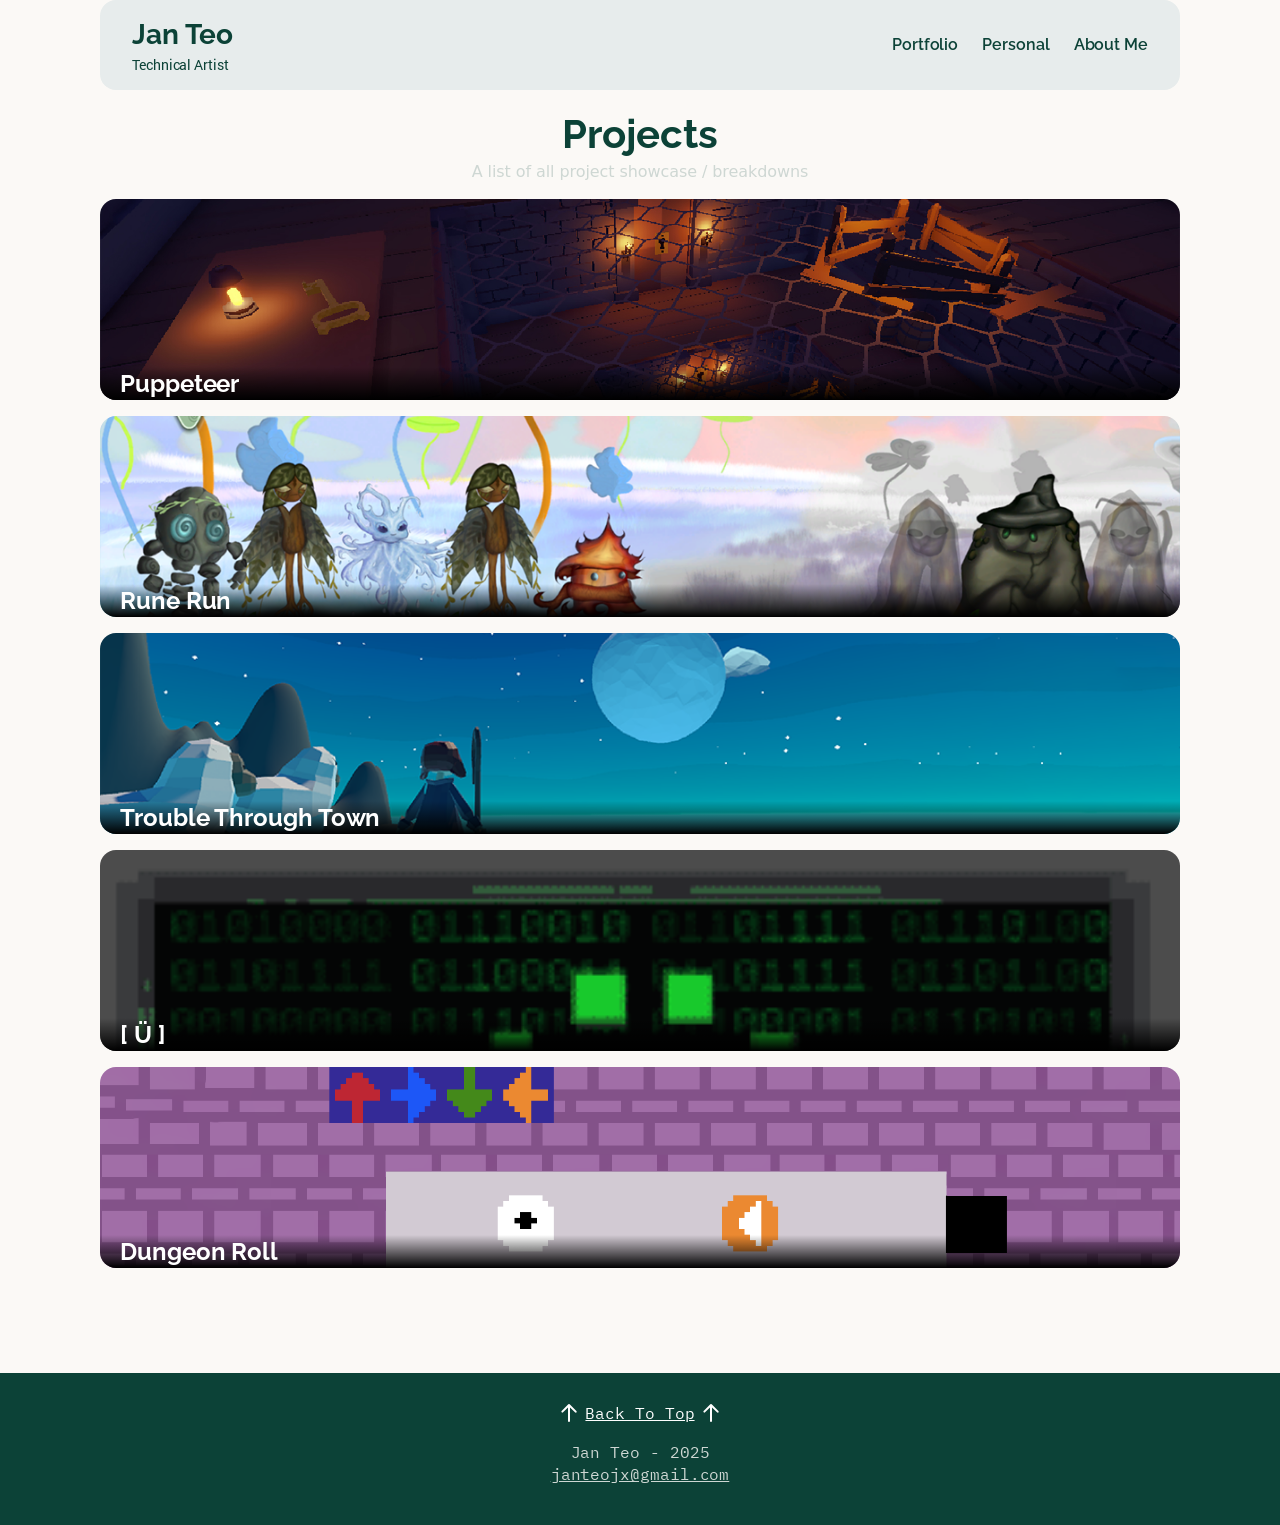
<file: project/index.html>
<!doctype html>
<html
  lang="en"
  data-ws-project="4ed395ea-421b-4d47-955a-c3760f78598f"
  data-ws-last-published="2025-10-25T14:59:06.203Z"
>
  <head>
    <link
      rel="stylesheet"
      type="text/css"
      href="/assets/static/app_generated_index-6937cd5a.BFbxs8ka.css"
    />
    <meta charset="UTF-8" />
    <meta name="viewport" content="width=device-width,initial-scale=1" />
    <meta property="og:url" content="https://url/project" />
    <title>Project List</title>
    <meta property="og:title" content="Project List" />
    <meta property="og:type" content="website" />
    <meta property="og:site_name" content="portfolio" />
    <meta name="robots" content="noindex, nofollow" />
    <meta property="twitter:card" content="summary_large_image" />
    <link rel="icon" href="/assets/Favicon_-zaAiaX0AO3avMqzFpwQw.png" />
    <link
      rel="preload"
      href="/assets/IBMPlexMono-Regular_XEb7jeg5C_8SVKdyQOvTE.ttf"
      as="font"
      crossorigin="anonymous"
    />
    <link
      rel="preload"
      href="/assets/InterVariable_qDqxtwB6S7W69tcm-FSxu.woff2"
      as="font"
      crossorigin="anonymous"
    />
    <link
      rel="preload"
      href="/assets/Roboto-Regular_Z0w1bXtk6PIycLE4xZbAP.ttf"
      as="font"
      crossorigin="anonymous"
    />
    <link
      rel="preload"
      href="/assets/IBMPlexMono-Bold_UaOtoEYPT3lKzhZXJ2H2W.ttf"
      as="font"
      crossorigin="anonymous"
    />
    <link
      rel="preload"
      href="/assets/Raleway-VariableFont_wght_H9KxUdK8l4MoIpyd0hqUg.ttf"
      as="font"
      crossorigin="anonymous"
    />
    <link
      rel="preload"
      href="/assets/umlaut_banner_p2J994XeYI148wyC30Eys.png"
      as="image"
    />
    <link
      rel="preload"
      href="/assets/RuneRun_banner_1y7Y5SCUUlsCVhDUwvCR-.png"
      as="image"
    />
    <link
      rel="preload"
      href="/assets/dungeonroll_banner_Aa3lWchuhWk8WZ_a-OSav.png"
      as="image"
    />
    <link
      rel="preload"
      href="/assets/TTT_banner_RPmVIWBRpcSV2MMPxuQTD.png"
      as="image"
    />
    <link
      rel="preload"
      href="/assets/Puppeteer_ScreenshotB_wbRnq4VTedUs8MtC1tZgh.jpg"
      as="image"
    />
    <script type="application/ld+json">
      {
        "@context": "https://schema.org",
        "@type": "WebSite",
        "name": "portfolio",
        "url": "https://url"
      }
    </script>
  </head>
  <body id="projects_top" class="w-body c1s2og59">
    <div style="display: contents">
      <div style="display: contents">
        <header
          class="w-box c1357293 c9jnjeu c1y6imu0 c3qzgd0 czr2pxy c1xzl1u9 cry9bxc ca4qjwu c1cdc69r c13gq7xy c1lfjoq7 c1fo9lv5 c1qyy4dh c1wt8a7g cavd3zn"
        >
          <div
            class="w-box cry9bxc c1lxiyww ct02u4h c1z0l37u c1ml0hr7 c14e0sxh c1fd0kk1 cpjowtb c11gzs80 cv2gy63 cxn73lu c5dy17i c1hsfuam c1fw2gxr ct8vr6u cnu4kgu c1yb3n9o cbrrmm8 cuo9dm5 c5egcmi c1qyy4dh c1llqm3g c1mcu1jn cr1aip5 c1xzir7e cm7fzb7 cxuma7n"
          >
            <a href="/#home" class="w-element cir85gx c135vpv5 c1llqm3g"
              ><div class="w-element cj19xlp">
                <h1 class="w-element c2wmpdl c11dowh9">Jan Teo</h1>
                <p class="w-element ce1u2as">Technical Artist</p>
              </div></a
            >
            <nav
              aria-label="main"
              class="w-box cry9bxc c1qyy4dh ct02u4h c1fhkm63 clv8gve cc3dq2t"
            >
              <nav
                aria-label="Main"
                data-orientation="horizontal"
                dir="ltr"
                class="w-navigation-menu czr2pxy"
              >
                <div style="position: relative">
                  <ul
                    data-orientation="horizontal"
                    class="w-menu-list cry9bxc c1fhkm63 cqeb86t c1admj5d c34dwh1 c1qyy4dh c1t3frhm c10zkoym ct8c5y2 c1pqbrmo c2wmpdl c1cb3y4c c1n13r54 c18knjwi"
                    dir="ltr"
                  >
                    <li data-ws-index="0" class="w-menu-item">
                      <a
                        href="/aboutme#aboutme"
                        class="w-link cl60rel c1ib9cr2 csru8nn c1hz2opz c1c9nyn co9inq6 c18nx7en c13zjl4p c1llqm3g ch11gwv c1md20bl c1e892th c1qyy4dh ct02u4h c1e7helk c1l0vha7 csyy8v5 c1bc2i7x c17r8x7j c135vpv5 c6k8nt0 c10psnxv cb06ied cocvd96 c4j0o1n c12mjb61"
                        >About Me</a
                      >
                    </li>
                    <li data-ws-index="1" class="w-menu-item">
                      <a
                        href="/personal#blogs"
                        class="w-link cl60rel c1ib9cr2 csru8nn c1hz2opz c1c9nyn co9inq6 c18nx7en c13zjl4p c1llqm3g ch11gwv c1md20bl c1e892th c1qyy4dh ct02u4h c1e7helk c1l0vha7 csyy8v5 c1bc2i7x c17r8x7j c135vpv5 c6k8nt0 c10psnxv cb06ied cocvd96 c4j0o1n c12mjb61"
                        >Personal</a
                      >
                    </li>
                    <li data-ws-index="2" class="w-menu-item">
                      <a
                        href="/#Portfolio"
                        class="w-link cl60rel c1ib9cr2 csru8nn c1hz2opz c1c9nyn co9inq6 c18nx7en c13zjl4p c1llqm3g ch11gwv c1md20bl c1e892th c1qyy4dh ct02u4h c1e7helk c1l0vha7 csyy8v5 c1bc2i7x c17r8x7j c135vpv5 c6k8nt0 c10psnxv cb06ied cocvd96 c4j0o1n c12mjb61"
                        >Portfolio</a
                      >
                    </li>
                  </ul>
                </div>
              </nav>
            </nav>
            <div class="w-box cwvpjlf cx6c9kw c1rstvfo c1bulmrh">
              <button
                type="button"
                aria-label="Open mobile menu"
                class="w-button c1b44psv cjtzmec c12n5uks csb0ifw cg5j03k c8od1c4 c135vpv5 caafw5v csru8nn c1md20bl c1e892th c16xs6ny ct02u4h c1hz2opz c1c9nyn co9inq6 c18nx7en c13zjl4p c1cb3y4c c1h3d6dm cuj80l1 ct8vr6u c1muyosp cvw3fbs cjhfojh c1cmxm2w c2c7i6t c1r2vfc1 c1j33arz cl8xzcs c6y7agi c1yyiwwo c1vy1xjw cl60rel c1ib9cr2 cb06ied c1ro4ucl c1s5r7yb c1ggkywf cv7lanz cldcmjh cow30mz c1k6tqmo c1oxjrsz csud216 c1xiy5b1 cq7d8me c157000q c1bpmp3z c1ycnvnd"
                aria-haspopup="dialog"
                aria-expanded="false"
                aria-controls="radix-:Rd6:"
                data-state="closed"
              >
                <div class="w-html-embed">
                  <svg
                    xmlns="http://www.w3.org/2000/svg"
                    viewBox="0 0 22 22"
                    fill="currentColor"
                    width="100%"
                    height="100%"
                    style="display: block"
                    aria-hidden="true"
                  >
                    <path
                      fill-rule="evenodd"
                      d="M2 5.998a.75.75 0 0 1 .75-.75h16.5a.75.75 0 0 1 0 1.5H2.75a.75.75 0 0 1-.75-.75Zm0 5.5a.75.75 0 0 1 .75-.75h16.5a.75.75 0 0 1 0 1.5H2.75a.75.75 0 0 1-.75-.75Zm0 5.5a.75.75 0 0 1 .75-.75h16.5a.75.75 0 0 1 0 1.5H2.75a.75.75 0 0 1-.75-.75Z"
                      clip-rule="evenodd"
                    />
                  </svg>
                </div>
              </button>
            </div>
          </div>
        </header>
        <div class="w-html-embed ck3af4j c19v6zpy">
          <style>
            * {
              /* Remove preset margins on everything so they can be applied where we want. */
              margin: 0;
              /* Make links scroll to their sections smoothly. */
              scroll-behavior: smooth;
            }
          </style>
        </div>
      </div>
    </div>
    <section
      class="w-box c1fo9lv5 cl8xzcs cbb9sc4 c1dz3al c1cl2zap c8qdjaz c1uc2zh c1l8rbde cq8dnu3 ckd6i4j cth1c7d c18bfdmz c1k63434"
    >
      <div
        class="w-box c1357293 c9jnjeu c1y6imu0 c3qzgd0 czr2pxy c1xzl1u9 cry9bxc ca4qjwu c1cdc69r c13gq7xy c1lfjoq7"
      >
        <div
          class="w-box cry9bxc c1lfjoq7 c12ae6v5 ceu66s9 c1qyy4dh c1wt8a7g c1qom380"
        >
          <h1
            class="w-heading c1dxq9cf c11dowh9 c1llqm3g c8ys3vy c74kosi c1dhz37v"
          >
            Projects
          </h1>
          <p class="w-paragraph coq6ld c3fmn7t c12ho6o0 c1dhz37v">
            A list of all project showcase / breakdowns
          </p>
        </div>
      </div>
    </section>
    <section
      id="cta"
      class="w-box c1fo9lv5 c1mzb2kd c1o32rgm c1lfjoq7 c1qyy4dh c19hobtd cl05ukp"
    >
      <div
        class="w-box c1357293 c9jnjeu c1y6imu0 c3qzgd0 czr2pxy c1xzl1u9 cauqto8 ca4qjwu c1cdc69r c13gq7xy c1lfjoq7"
      >
        <a
          href="/articles/puppeteer#process_top"
          class="w-link cry9bxc c135vpv5 c1mcu1jn c1fhkm63 clv8gve"
          ><div
            class="w-box csru8nn c1lfjoq7 ct02u4h c1md20bl c1e892th c12n5uks csb0ifw cg5j03k c8od1c4 cjtzmec c2xfjma c9grybw crv1a4t cbrrmm8 cuo9dm5 c5egcmi c1b44psv c135vpv5 caafw5v c16xs6ny c1hz2opz c1c9nyn co9inq6 c18nx7en c13zjl4p c1cb3y4c c1h3d6dm cuj80l1 c1o32rgm c1mcu1jn c1fhkm63 clv8gve c1yyiwwo c18knjwi cxz9xjl cl60rel c1ib9cr2 cb06ied c1ro4ucl c1s5r7yb c1ggkywf"
          >
            <div class="w-box c1g66s06"></div>
            <h2
              class="w-heading cuoke4w c11dowh9 cuccfz7 c8ys3vy c1xyv0ep c1e7helk cln2huj cnu4kgu c1yb3n9o cbrrmm8 cuo9dm5 c5egcmi c1c2j90z c1wt8a7g czr2pxy ch51qie cd71ihq cry9bxc cgn90jy c8od1c4 cg5j03k c1gut7ra cvyaqlm c1dhz37v cvw48zk"
            >
              <b class="w-element">Puppeteer</b>
            </h2>
          </div></a
        >
      </div>
      <div
        class="w-box c1357293 c9jnjeu c1y6imu0 c3qzgd0 czr2pxy c1xzl1u9 cauqto8 ca4qjwu c1cdc69r c13gq7xy c1lfjoq7"
      >
        <a
          href="/articles/runerun#process_top"
          class="w-link cry9bxc c135vpv5 c1mcu1jn c1fhkm63 clv8gve"
          ><div
            class="w-box csru8nn c1lfjoq7 ct02u4h c1md20bl c1e892th c12n5uks csb0ifw cg5j03k c8od1c4 cjtzmec ch3jm3n c9grybw crv1a4t cbrrmm8 cuo9dm5 c5egcmi c1b44psv c135vpv5 caafw5v c16xs6ny c1hz2opz c1c9nyn co9inq6 c18nx7en c13zjl4p c1cb3y4c c1h3d6dm cuj80l1 c1o32rgm c1mcu1jn c1fhkm63 clv8gve c1yyiwwo c18knjwi cxz9xjl cl60rel c1ib9cr2 cb06ied c1ro4ucl c1s5r7yb c1ggkywf"
          >
            <div class="w-box c1g66s06"></div>
            <h2
              class="w-heading cuoke4w c11dowh9 cuccfz7 c8ys3vy c1xyv0ep c1e7helk cln2huj cnu4kgu c1yb3n9o cbrrmm8 cuo9dm5 c5egcmi c1c2j90z c1wt8a7g czr2pxy ch51qie cd71ihq cry9bxc cgn90jy c8od1c4 cg5j03k c1gut7ra cvyaqlm c1dhz37v cvw48zk"
            >
              <b class="w-bold-text">Rune Run</b>
            </h2>
          </div></a
        >
      </div>
      <div
        class="w-box c1357293 c9jnjeu c1y6imu0 c3qzgd0 czr2pxy c1xzl1u9 cauqto8 ca4qjwu c1cdc69r c13gq7xy c1lfjoq7"
      >
        <a
          href="/articles/ttt#process_top"
          class="w-link cry9bxc c135vpv5 c1mcu1jn c1fhkm63 clv8gve"
          ><div
            class="w-box csru8nn c1lfjoq7 ct02u4h c1md20bl c1e892th c12n5uks csb0ifw cg5j03k c8od1c4 cjtzmec cmy13u6 c9grybw crv1a4t cbrrmm8 cuo9dm5 c5egcmi c1b44psv c135vpv5 caafw5v c16xs6ny c1hz2opz c1c9nyn co9inq6 c18nx7en c13zjl4p c1cb3y4c c1h3d6dm cuj80l1 c1o32rgm c1mcu1jn c1fhkm63 clv8gve c1yyiwwo c18knjwi cxz9xjl cl60rel c1ib9cr2 cb06ied c1ro4ucl c1s5r7yb c1ggkywf"
          >
            <div class="w-box c1g66s06"></div>
            <h2
              class="w-heading cuoke4w c11dowh9 cuccfz7 c8ys3vy c1xyv0ep c1e7helk cln2huj cnu4kgu c1yb3n9o cbrrmm8 cuo9dm5 c5egcmi c1c2j90z c1wt8a7g czr2pxy ch51qie cd71ihq cry9bxc cgn90jy c8od1c4 cg5j03k c1gut7ra cvyaqlm c1dhz37v cvw48zk"
            >
              <b class="w-bold-text">Trouble Through Town</b>
            </h2>
          </div></a
        >
      </div>
      <div
        class="w-box c1357293 c9jnjeu c1y6imu0 c3qzgd0 czr2pxy c1xzl1u9 cauqto8 ca4qjwu c1cdc69r c13gq7xy c1lfjoq7"
      >
        <a
          href="/articles/umlaut#process_top"
          class="w-link cry9bxc c135vpv5 c1mcu1jn c1fhkm63 clv8gve"
          ><div
            class="w-box csru8nn c1lfjoq7 ct02u4h c1md20bl c1e892th c12n5uks csb0ifw cg5j03k c8od1c4 cjtzmec c16ccw1w c9grybw crv1a4t cbrrmm8 cuo9dm5 c5egcmi c1b44psv c135vpv5 caafw5v c16xs6ny c1hz2opz c1c9nyn co9inq6 c18nx7en c13zjl4p c1cb3y4c c1h3d6dm cuj80l1 c1o32rgm c1mcu1jn c1fhkm63 clv8gve c1yyiwwo c18knjwi c17mmneu cl60rel c1ib9cr2 cb06ied c1ro4ucl c1s5r7yb c1ggkywf"
          >
            <div class="w-box c1g66s06"></div>
            <h2
              class="w-heading cuoke4w c11dowh9 cuccfz7 c8ys3vy c1xyv0ep c1e7helk cln2huj cnu4kgu c1yb3n9o cbrrmm8 cuo9dm5 c5egcmi c1c2j90z c1wt8a7g czr2pxy ch51qie cd71ihq cry9bxc cgn90jy c8od1c4 cg5j03k c1gut7ra cvyaqlm c1dhz37v cvw48zk"
            >
              <b class="w-bold-text">[ Ü ]‎</b>
            </h2>
          </div></a
        >
      </div>
      <div
        class="w-box c1357293 c9jnjeu c1y6imu0 c3qzgd0 czr2pxy c1xzl1u9 cauqto8 ca4qjwu c1cdc69r c13gq7xy c1lfjoq7"
      >
        <a
          href="/articles/dungeonroll#process_top"
          class="w-link cry9bxc c135vpv5 c1mcu1jn c1fhkm63 clv8gve"
          ><div
            class="w-box csru8nn c1lfjoq7 ct02u4h c1md20bl c1e892th c12n5uks csb0ifw cg5j03k c8od1c4 cjtzmec c1mkqqo5 c9grybw crv1a4t cbrrmm8 cuo9dm5 c5egcmi c1b44psv c135vpv5 caafw5v c16xs6ny c1hz2opz c1c9nyn co9inq6 c18nx7en c13zjl4p c1cb3y4c c1h3d6dm cuj80l1 c1o32rgm c1mcu1jn c1fhkm63 clv8gve c1yyiwwo c18knjwi c17mmneu cl60rel c1ib9cr2 cb06ied c1ro4ucl c1s5r7yb c1ggkywf"
          >
            <div class="w-box c1g66s06"></div>
            <h2
              class="w-heading cuoke4w c11dowh9 cuccfz7 c8ys3vy c1xyv0ep c1e7helk cln2huj cnu4kgu c1yb3n9o cbrrmm8 cuo9dm5 c5egcmi c1c2j90z c1wt8a7g czr2pxy ch51qie cd71ihq cry9bxc cgn90jy c8od1c4 cg5j03k c1gut7ra cvyaqlm c1dhz37v cvw48zk"
            >
              <b class="w-bold-text">Dungeon Roll</b>
            </h2>
          </div></a
        >
      </div>
    </section>
    <div style="display: contents">
      <div style="display: contents">
        <footer class="w-box c130qyz3 cqlgvkl c82o5tr">
          <div class="w-box c13xb0l cup9vyi c1n5d942">
            <div
              class="w-box c1357293 c9jnjeu c1y6imu0 c3qzgd0 czr2pxy c1xzl1u9 cry9bxc ceu66s9 c12ae6v5 c13gq7xy c1lfjoq7 c1qyy4dh c1wt8a7g cquv50b"
            >
              <a
                href="#top"
                class="w-link cuccfz7 c135vpv5 cyqk3ni c10psnxv c12sm2j2 c1fhkm63 clv8gve cry9bxc c1qyy4dh c1irt2x"
                ><div class="w-html-embed csru8nn co039og cr66o8x">
                  <svg
                    xmlns="http://www.w3.org/2000/svg"
                    width="100%"
                    height="100%"
                    viewBox="0 0 24 24"
                  >
                    <path
                      fill="currentColor"
                      d="M11.47 5.47a.753.753 0 0 1 1.06 0l5 5a.75.75 0 1 1-1.06 1.06l-3.72-3.72V18a.75.75 0 0 1-1.5 0V7.81l-3.72 3.72a.75.75 0 0 1-1.06-1.06z"
                    />
                  </svg>
                </div>
                <span class="w-text cauqto8 cr66o8x cyqk3ni c180fws7"
                  >Back To Top</span
                >
                <div class="w-html-embed csru8nn co039og cr66o8x">
                  <svg
                    xmlns="http://www.w3.org/2000/svg"
                    width="100%"
                    height="100%"
                    viewBox="0 0 24 24"
                  >
                    <path
                      fill="currentColor"
                      d="M11.47 5.47a.753.753 0 0 1 1.06 0l5 5a.75.75 0 1 1-1.06 1.06l-3.72-3.72V18a.75.75 0 0 1-1.5 0V7.81l-3.72 3.72a.75.75 0 0 1-1.06-1.06z"
                    />
                  </svg></div
              ></a>
              <div class="w-text cyqk3ni c12ho6o0">Jan Teo - 2025</div>
              <a
                href="mailto:janteojx@gmail.com"
                class="w-link cl60rel c1ib9cr2 cld4m44 c1hz2opz c1c9nyn co9inq6 c18nx7en c13zjl4p c12ho6o0 cyqk3ni cb06ied"
                >janteojx@gmail.com</a
              >
            </div>
          </div>
        </footer>
      </div>
    </div>
    <script id="vike_pageContext" type="application/json">
      {
        "_urlRewrite": null,
        "pageId": "/pages/project",
        "routeParams": {},
        "data": {
          "url": "https://url/project",
          "system": { "params": {}, "search": {}, "origin": "https://url" },
          "resources": {},
          "pageMeta": {
            "title": "Project List",
            "description": "",
            "excludePageFromSearch": true,
            "language": "",
            "socialImageAssetName": "!undefined",
            "socialImageUrl": "",
            "status": "!undefined",
            "redirect": "",
            "custom": []
          }
        }
      }
    </script>
    <script id="vike_globalContext" type="application/json">
      {}
    </script>
    <script
      src="/assets/entries/entry-server-routing.Cig6cbOK.js"
      type="module"
      async
    ></script>
    <link
      rel="modulepreload"
      href="/assets/entries/pages_project.BmyYILNL.js"
      as="script"
      type="text/javascript"
    /><link
      rel="modulepreload"
      href="/assets/chunks/chunk-C39bVEFi.js"
      as="script"
      type="text/javascript"
    /><link
      rel="modulepreload"
      href="/assets/chunks/chunk-BWWM1bAm.js"
      as="script"
      type="text/javascript"
    />
  </body>
</html>
</file>
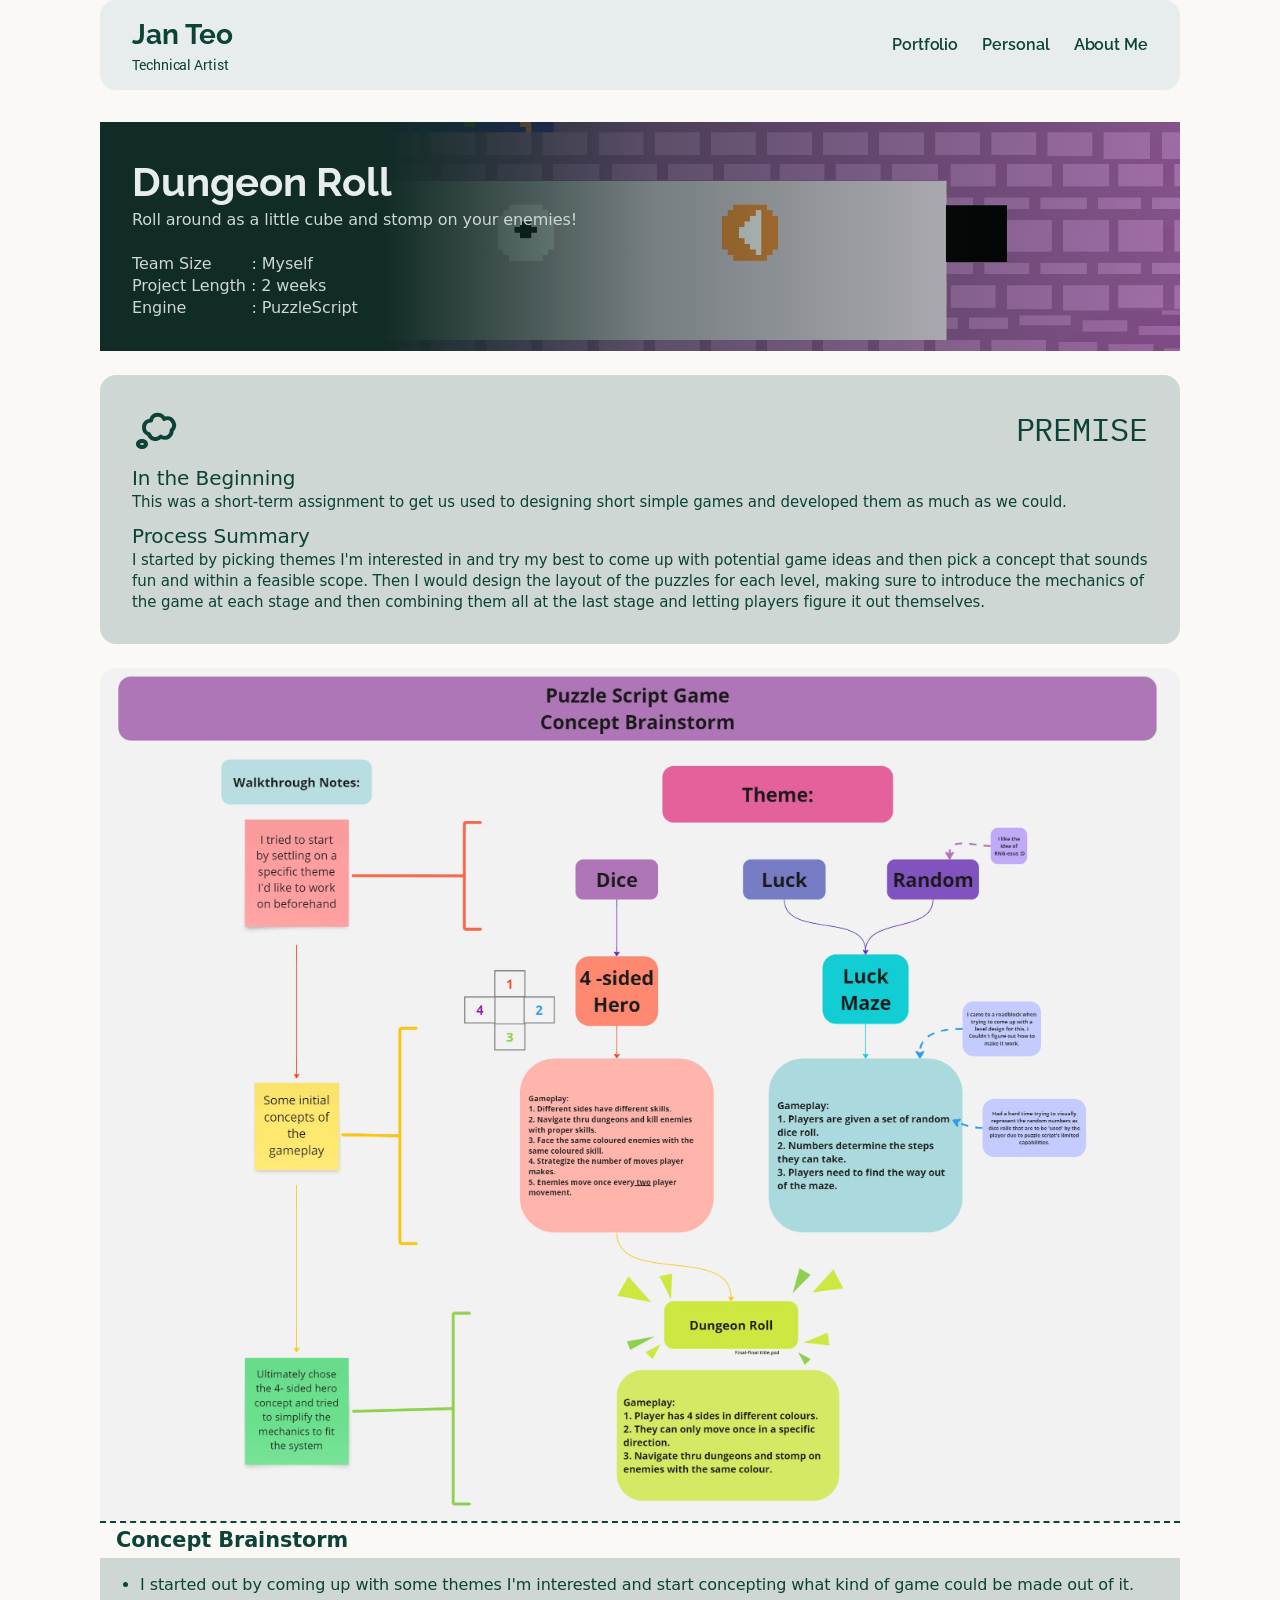
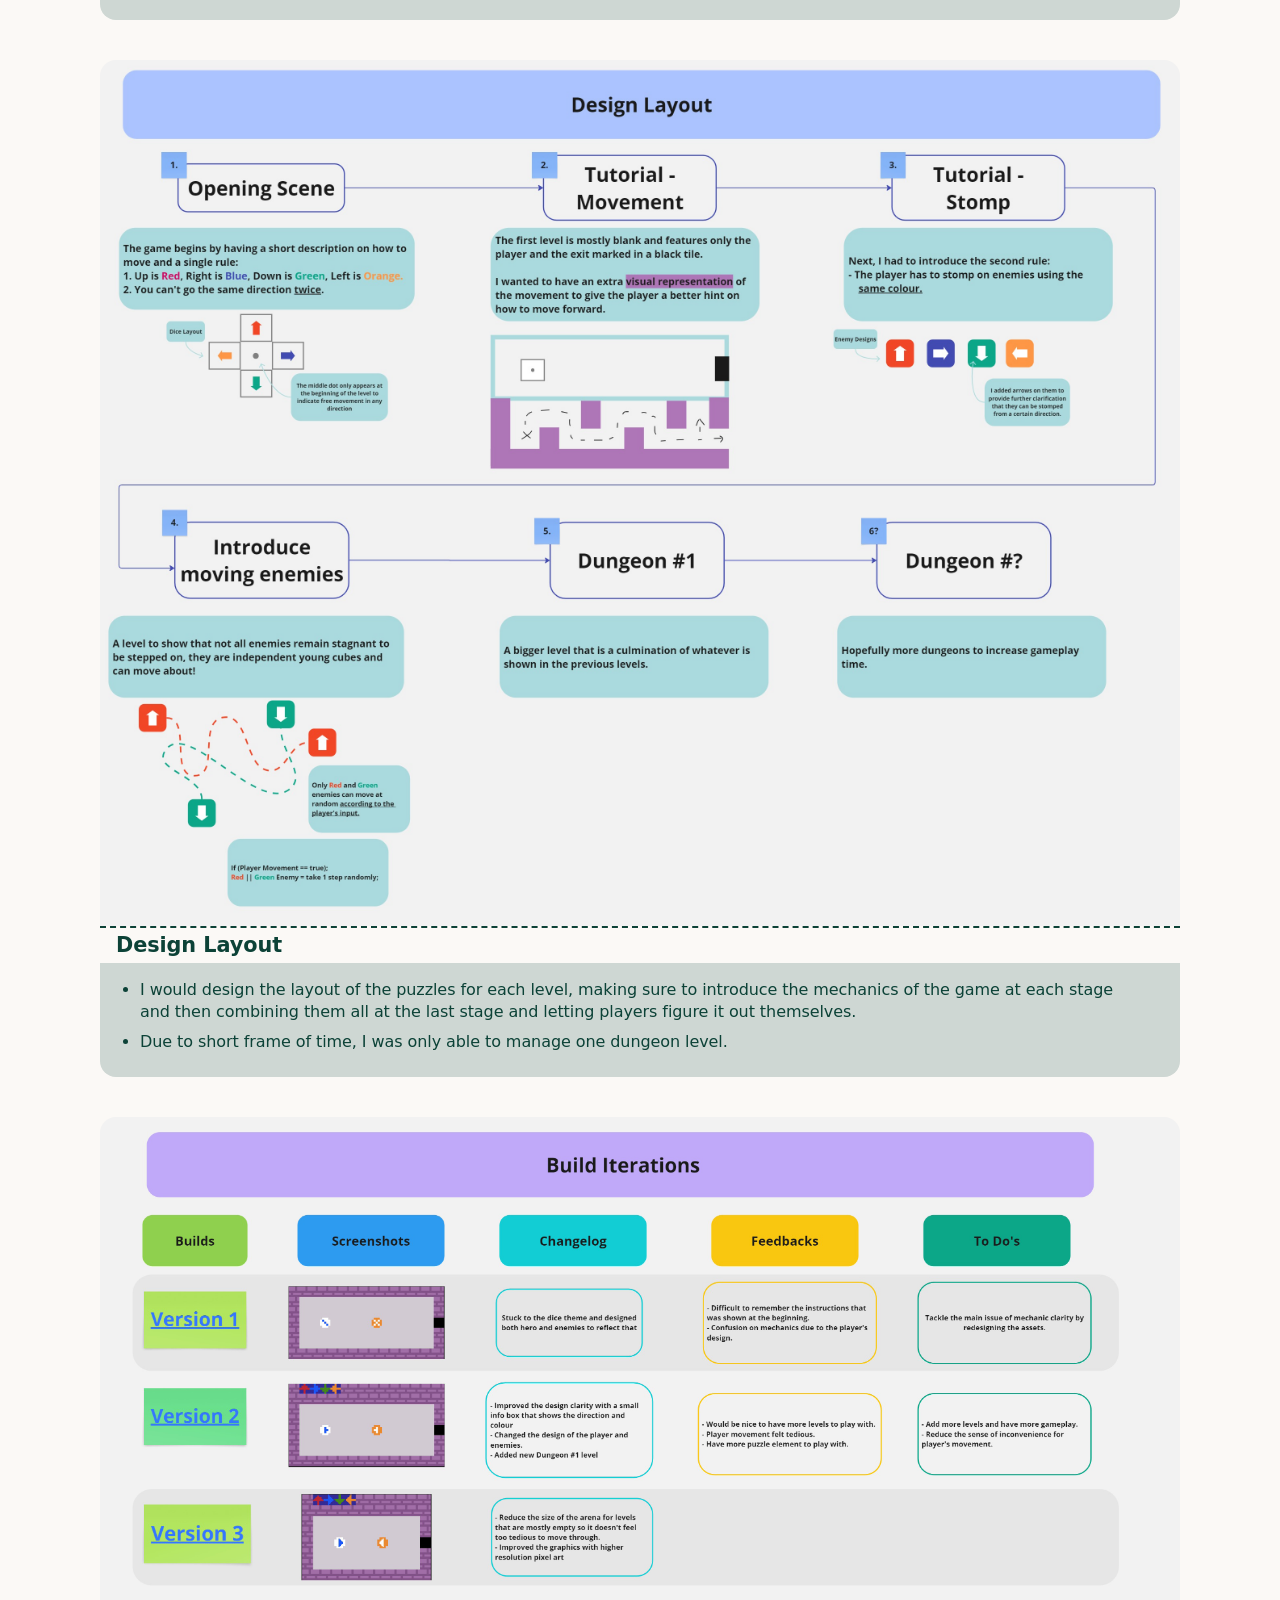
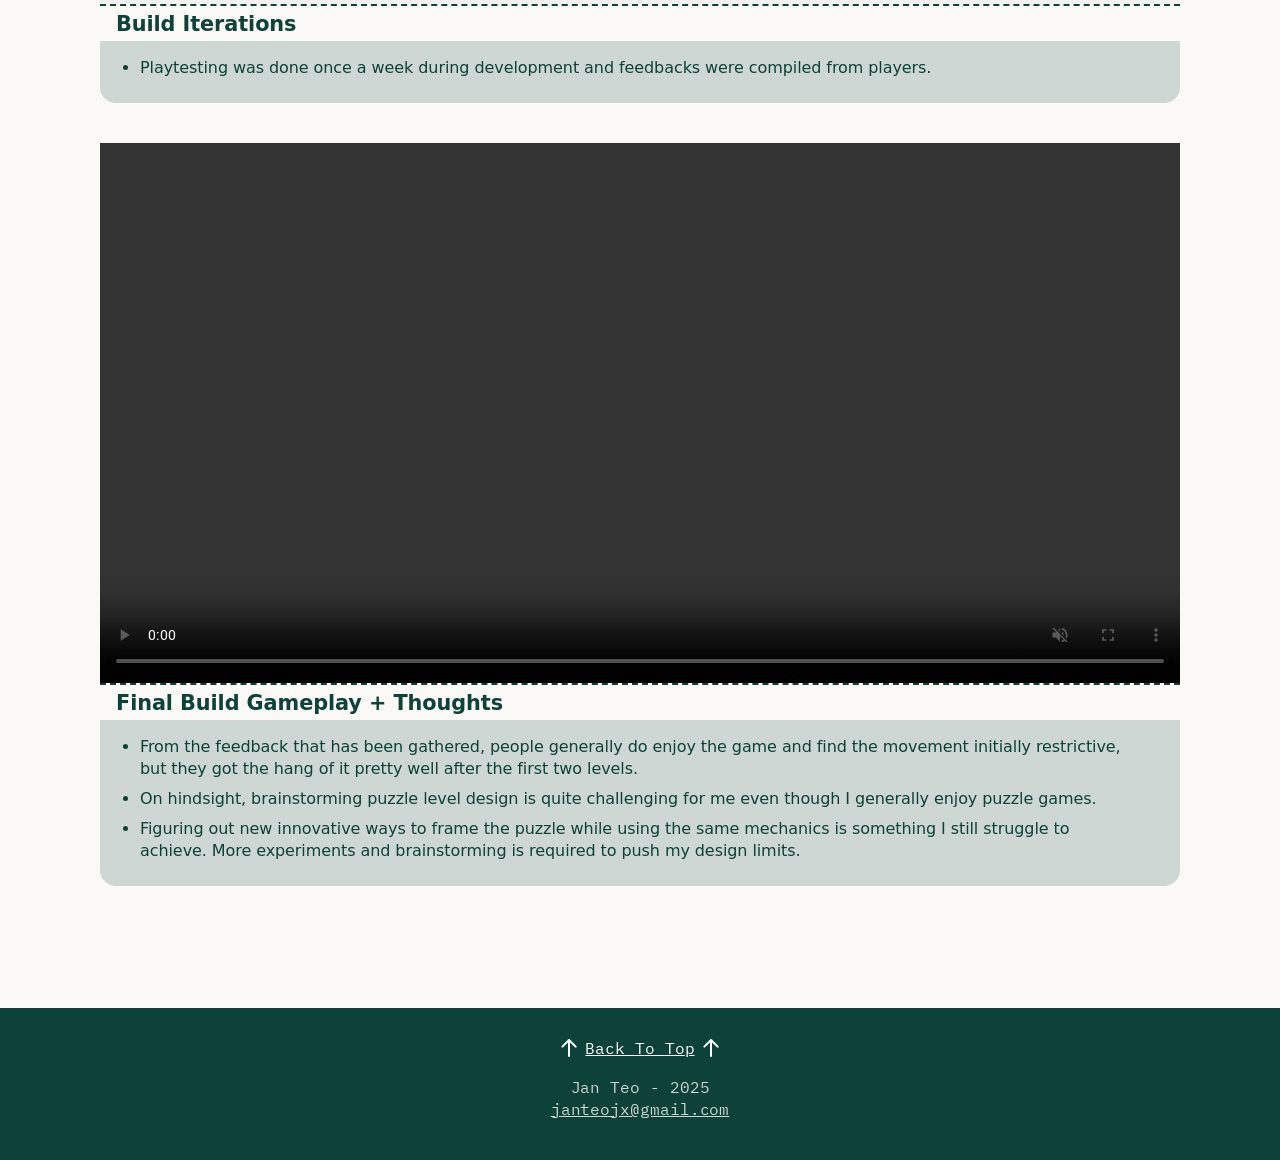
<file: articles/dungeonroll/index.html>
<!doctype html>
<html
  lang="en"
  data-ws-project="4ed395ea-421b-4d47-955a-c3760f78598f"
  data-ws-last-published="2025-10-25T14:59:06.203Z"
>
  <head>
    <link
      rel="stylesheet"
      type="text/css"
      href="/assets/static/app_generated_index-6937cd5a.BFbxs8ka.css"
    />
    <meta charset="UTF-8" />
    <meta name="viewport" content="width=device-width,initial-scale=1" />
    <meta property="og:url" content="https://url/articles/dungeonroll" />
    <title>Project - Dungeon Roll</title>
    <meta property="og:title" content="Project - Dungeon Roll" />
    <meta property="og:type" content="website" />
    <meta property="og:site_name" content="portfolio" />
    <meta property="og:image" />
    <meta name="robots" content="noindex, nofollow" />
    <meta property="twitter:card" content="summary_large_image" />
    <link rel="icon" href="/assets/Favicon_-zaAiaX0AO3avMqzFpwQw.png" />
    <link
      rel="preload"
      href="/assets/IBMPlexMono-Regular_XEb7jeg5C_8SVKdyQOvTE.ttf"
      as="font"
      crossorigin="anonymous"
    />
    <link
      rel="preload"
      href="/assets/InterVariable_qDqxtwB6S7W69tcm-FSxu.woff2"
      as="font"
      crossorigin="anonymous"
    />
    <link
      rel="preload"
      href="/assets/Roboto-Regular_Z0w1bXtk6PIycLE4xZbAP.ttf"
      as="font"
      crossorigin="anonymous"
    />
    <link
      rel="preload"
      href="/assets/IBMPlexMono-Bold_UaOtoEYPT3lKzhZXJ2H2W.ttf"
      as="font"
      crossorigin="anonymous"
    />
    <link
      rel="preload"
      href="/assets/Raleway-VariableFont_wght_H9KxUdK8l4MoIpyd0hqUg.ttf"
      as="font"
      crossorigin="anonymous"
    />
    <link
      rel="preload"
      href="/assets/dungeonroll_banner_Aa3lWchuhWk8WZ_a-OSav.png"
      as="image"
    />
    <script type="application/ld+json">
      {
        "@context": "https://schema.org",
        "@type": "WebSite",
        "name": "portfolio",
        "url": "https://url"
      }
    </script>
  </head>
  <body id="process_top" class="w-body c1ns98mi">
    <div style="display: contents">
      <div style="display: contents">
        <header
          class="w-box c1357293 c9jnjeu c1y6imu0 c3qzgd0 czr2pxy c1xzl1u9 cry9bxc ca4qjwu c1cdc69r c13gq7xy c1lfjoq7 c1fo9lv5 c1qyy4dh c1wt8a7g cavd3zn"
        >
          <div
            class="w-box cry9bxc c1lxiyww ct02u4h c1z0l37u c1ml0hr7 c14e0sxh c1fd0kk1 cpjowtb c11gzs80 cv2gy63 cxn73lu c5dy17i c1hsfuam c1fw2gxr ct8vr6u cnu4kgu c1yb3n9o cbrrmm8 cuo9dm5 c5egcmi c1qyy4dh c1llqm3g c1mcu1jn cr1aip5 c1xzir7e cm7fzb7 cxuma7n"
          >
            <a href="/#home" class="w-element cir85gx c135vpv5 c1llqm3g"
              ><div class="w-element cj19xlp">
                <h1 class="w-element c2wmpdl c11dowh9">Jan Teo</h1>
                <p class="w-element ce1u2as">Technical Artist</p>
              </div></a
            >
            <nav
              aria-label="main"
              class="w-box cry9bxc c1qyy4dh ct02u4h c1fhkm63 clv8gve cc3dq2t"
            >
              <nav
                aria-label="Main"
                data-orientation="horizontal"
                dir="ltr"
                class="w-navigation-menu czr2pxy"
              >
                <div style="position: relative">
                  <ul
                    data-orientation="horizontal"
                    class="w-menu-list cry9bxc c1fhkm63 cqeb86t c1admj5d c34dwh1 c1qyy4dh c1t3frhm c10zkoym ct8c5y2 c1pqbrmo c2wmpdl c1cb3y4c c1n13r54 c18knjwi"
                    dir="ltr"
                  >
                    <li data-ws-index="0" class="w-menu-item">
                      <a
                        href="/aboutme#aboutme"
                        class="w-link cl60rel c1ib9cr2 csru8nn c1hz2opz c1c9nyn co9inq6 c18nx7en c13zjl4p c1llqm3g ch11gwv c1md20bl c1e892th c1qyy4dh ct02u4h c1e7helk c1l0vha7 csyy8v5 c1bc2i7x c17r8x7j c135vpv5 c6k8nt0 c10psnxv cb06ied cocvd96 c4j0o1n c12mjb61"
                        >About Me</a
                      >
                    </li>
                    <li data-ws-index="1" class="w-menu-item">
                      <a
                        href="/personal#blogs"
                        class="w-link cl60rel c1ib9cr2 csru8nn c1hz2opz c1c9nyn co9inq6 c18nx7en c13zjl4p c1llqm3g ch11gwv c1md20bl c1e892th c1qyy4dh ct02u4h c1e7helk c1l0vha7 csyy8v5 c1bc2i7x c17r8x7j c135vpv5 c6k8nt0 c10psnxv cb06ied cocvd96 c4j0o1n c12mjb61"
                        >Personal</a
                      >
                    </li>
                    <li data-ws-index="2" class="w-menu-item">
                      <a
                        href="/#Portfolio"
                        class="w-link cl60rel c1ib9cr2 csru8nn c1hz2opz c1c9nyn co9inq6 c18nx7en c13zjl4p c1llqm3g ch11gwv c1md20bl c1e892th c1qyy4dh ct02u4h c1e7helk c1l0vha7 csyy8v5 c1bc2i7x c17r8x7j c135vpv5 c6k8nt0 c10psnxv cb06ied cocvd96 c4j0o1n c12mjb61"
                        >Portfolio</a
                      >
                    </li>
                  </ul>
                </div>
              </nav>
            </nav>
            <div class="w-box cwvpjlf cx6c9kw c1rstvfo c1bulmrh">
              <button
                type="button"
                aria-label="Open mobile menu"
                class="w-button c1b44psv cjtzmec c12n5uks csb0ifw cg5j03k c8od1c4 c135vpv5 caafw5v csru8nn c1md20bl c1e892th c16xs6ny ct02u4h c1hz2opz c1c9nyn co9inq6 c18nx7en c13zjl4p c1cb3y4c c1h3d6dm cuj80l1 ct8vr6u c1muyosp cvw3fbs cjhfojh c1cmxm2w c2c7i6t c1r2vfc1 c1j33arz cl8xzcs c6y7agi c1yyiwwo c1vy1xjw cl60rel c1ib9cr2 cb06ied c1ro4ucl c1s5r7yb c1ggkywf cv7lanz cldcmjh cow30mz c1k6tqmo c1oxjrsz csud216 c1xiy5b1 cq7d8me c157000q c1bpmp3z c1ycnvnd"
                aria-haspopup="dialog"
                aria-expanded="false"
                aria-controls="radix-:R6m:"
                data-state="closed"
              >
                <div class="w-html-embed">
                  <svg
                    xmlns="http://www.w3.org/2000/svg"
                    viewBox="0 0 22 22"
                    fill="currentColor"
                    width="100%"
                    height="100%"
                    style="display: block"
                    aria-hidden="true"
                  >
                    <path
                      fill-rule="evenodd"
                      d="M2 5.998a.75.75 0 0 1 .75-.75h16.5a.75.75 0 0 1 0 1.5H2.75a.75.75 0 0 1-.75-.75Zm0 5.5a.75.75 0 0 1 .75-.75h16.5a.75.75 0 0 1 0 1.5H2.75a.75.75 0 0 1-.75-.75Zm0 5.5a.75.75 0 0 1 .75-.75h16.5a.75.75 0 0 1 0 1.5H2.75a.75.75 0 0 1-.75-.75Z"
                      clip-rule="evenodd"
                    />
                  </svg>
                </div>
              </button>
            </div>
          </div>
        </header>
        <div class="w-html-embed ck3af4j c19v6zpy">
          <style>
            * {
              /* Remove preset margins on everything so they can be applied where we want. */
              margin: 0;
              /* Make links scroll to their sections smoothly. */
              scroll-behavior: smooth;
            }
          </style>
        </div>
      </div>
    </div>
    <section class="w-box c1p5dms8 c1mzb2kd c19hobtd cl05ukp">
      <div
        class="w-box c1357293 c9jnjeu c1y6imu0 c3qzgd0 czr2pxy c1xzl1u9 cry9bxc c10zkoym ct8c5y2 c13gq7xy c1lfjoq7 c1qyy4dh ct02u4h c17xbrdu"
      >
        <div
          class="w-box cry9bxc c1lfjoq7 ct8c5y2 c10zkoym c16xs6ny ct02u4h c1qom380 c1fhkm63 clv8gve c1mcu1jn c1yjr2hf c158qw7a c12hsjsj c1ru090q c1syziaj c19ffyra cz2aw51 cakjhhm cnqbj7z c1th2f9o"
        >
          <div
            class="w-box cauqto8 c1lfjoq7 c10mkqwx c16xs6ny ct02u4h c1mcu1jn cgn90jy chgdsgq"
          >
            <h2
              class="w-heading c1dxq9cf c11dowh9 c1qi8d0g c2wmpdl c74kosi c1x4yn0w cuj80l1 c1dhz37v"
            >
              Dungeon Roll
            </h2>
            <p
              class="w-paragraph coq6ld c3fmn7t c12ho6o0 c1x4yn0w cuj80l1 c10psnxv c1dhz37v"
            >
              Roll around as a little cube and stomp on your enemies!<br /><br />Team
              Size : Myself<br />Project Length : 2 weeks<br />Engine :
              PuzzleScript
            </p>
          </div>
        </div>
        <div
          class="w-box cauqto8 c1lfjoq7 c1t3frhm c1z0l37u c1ml0hr7 cv2gy63 cxn73lu c5dy17i c1hsfuam c10zm77i ct8vr6u cnu4kgu c1yb3n9o cbrrmm8 cuo9dm5 c5egcmi c1vlqdzi colzpbp c1mcu1jn cr1aip5 c15hexcm c1xzir7e"
        >
          <div
            class="w-box cn6056e c1117wcl c1lxiyww c18v2pa2 c16xs6ny cry9bxc c1mcu1jn c5m8ase clv8gve"
          >
            <div
              class="w-html-embed csru8nn c1qyy4dh ct02u4h c10zkoym ct8c5y2 c1kzehto c1llqm3g"
            >
              <svg
                xmlns="http://www.w3.org/2000/svg"
                width="100%"
                height="100%"
                viewBox="0 0 24 24"
              >
                <g fill="none" fill-rule="evenodd">
                  <path
                    d="M24 0v24H0V0h24ZM12.594 23.258l-.012.002l-.071.035l-.02.004l-.014-.004l-.071-.036c-.01-.003-.019 0-.024.006l-.004.01l-.017.428l.005.02l.01.013l.104.074l.015.004l.012-.004l.104-.074l.012-.016l.004-.017l-.017-.427c-.002-.01-.009-.017-.016-.018Zm.264-.113l-.014.002l-.184.093l-.01.01l-.003.011l.018.43l.005.012l.008.008l.201.092c.012.004.023 0 .029-.008l.004-.014l-.034-.614c-.003-.012-.01-.02-.02-.022Zm-.715.002a.023.023 0 0 0-.027.006l-.006.014l-.034.614c0 .012.007.02.017.024l.015-.002l.201-.093l.01-.008l.003-.011l.018-.43l-.003-.012l-.01-.01l-.184-.092Z"
                  />
                  <path
                    fill="currentColor"
                    d="M5 16c.748 0 1.463.226 2.014.64c.552.413.986 1.06.986 1.86s-.434 1.447-.986 1.86c-.55.414-1.266.64-2.014.64c-.748 0-1.463-.226-2.014-.64C2.434 19.948 2 19.3 2 18.5s.434-1.447.986-1.86C3.536 16.225 4.252 16 5 16Zm0 2c-.357 0-.641.11-.814.24c-.123.092-.165.17-.18.218L4 18.5l.007.042c.014.048.056.126.179.219c.173.13.457.239.814.239c.357 0 .641-.11.814-.24c.123-.092.165-.17.18-.218L6 18.5l-.007-.042c-.014-.048-.056-.126-.179-.219C5.641 18.11 5.357 18 5 18Zm7.923-15.115c1.487 0 2.803.727 3.613 1.844a4.462 4.462 0 0 1 4.309 7.344a4.462 4.462 0 0 1-6.296 3.956a4.462 4.462 0 0 1-6.87-1.707A4.462 4.462 0 0 1 8.725 5.83a4.462 4.462 0 0 1 4.197-2.945Zm0 2a2.462 2.462 0 0 0-2.427 2.05a1 1 0 0 1-.888.83l-.146.004a2.462 2.462 0 0 0-.716 4.818a1 1 0 0 1 .667.667a2.463 2.463 0 0 0 4.224.889a1 1 0 0 1 1.333-.166a2.462 2.462 0 0 0 3.867-2.225a1 1 0 0 1 .333-.832a2.462 2.462 0 0 0-2.665-4.078a1 1 0 0 1-1.333-.5a2.462 2.462 0 0 0-2.249-1.457Z"
                  />
                </g>
              </svg>
            </div>
            <div class="w-box c1lxiyww c1mcu1jn c18v2pa2">
              <div class="w-text c12sm2j2 c1llqm3g cnbspdo cyqk3ni cl7jefz">
                Premise
              </div>
            </div>
          </div>
          <div class="w-box cn6056e c1117wcl c1lfjoq7">
            <div class="w-text c16tlm18 c1llqm3g c1eyv08h">
              In the Beginning
            </div>
            <p class="w-paragraph c1llqm3g coyqk5m">
              This was a short-term assignment to get us used to designing short
              simple games and developed them as much as we could.
            </p>
            <div class="w-text c16tlm18 c1llqm3g c1eyv08h">Process Summary</div>
            <p class="w-paragraph c1llqm3g coyqk5m">
              I started by picking themes I&#x27;m interested in and try my best
              to come up with potential game ideas and then pick a concept that
              sounds fun and within a feasible scope. Then I would design the
              layout of the puzzles for each level, making sure to introduce the
              mechanics of the game at each stage and then combining them all at
              the last stage and letting players figure it out themselves.
            </p>
          </div>
        </div>
        <div class="w-element c13gq7xy c1fhkm63 clv8gve c1mcu1jn">
          <div
            class="w-box c9dulfm colzpbp c1wt8a7g cry9bxc c1lfjoq7"
            type="button"
            aria-haspopup="dialog"
            aria-expanded="false"
            aria-controls="radix-:R5q:"
            data-state="closed"
          >
            <img
              alt=""
              src="/assets/dungeonRoll_brainstorm_kO9FD4Urh21ywMOUf_svY.png"
              class="w-image c12n5uks csb0ifw c1wn9gbn ckhl5v6"
              sizes="(min-width: 1280px) 50vw, 100vw"
              srcset="
                /assets/dungeonRoll_brainstorm_kO9FD4Urh21ywMOUf_svY.png  384w,
                /assets/dungeonRoll_brainstorm_kO9FD4Urh21ywMOUf_svY.png  640w,
                /assets/dungeonRoll_brainstorm_kO9FD4Urh21ywMOUf_svY.png  750w,
                /assets/dungeonRoll_brainstorm_kO9FD4Urh21ywMOUf_svY.png  828w,
                /assets/dungeonRoll_brainstorm_kO9FD4Urh21ywMOUf_svY.png 1080w,
                /assets/dungeonRoll_brainstorm_kO9FD4Urh21ywMOUf_svY.png 1200w,
                /assets/dungeonRoll_brainstorm_kO9FD4Urh21ywMOUf_svY.png 1920w,
                /assets/dungeonRoll_brainstorm_kO9FD4Urh21ywMOUf_svY.png 2048w,
                /assets/dungeonRoll_brainstorm_kO9FD4Urh21ywMOUf_svY.png 3840w
              "
              decoding="async"
              loading="lazy"
            />
          </div>
          <div
            class="w-element c10zm77i c1gut7ra cvyaqlm cg5j03k c8od1c4 c19wkfj2"
          >
            <h1
              class="w-element c1llqm3g cuj80l1 c1778y6x c1lfjoq7 c15cml01 cmn85xq ce1ytke c1uv6uxn cacfwr0 c14969jl c1por3pp cj9wdjl c1er9g7j co9ka97 ct02u4h c44qnp4 crbkh5v c1ns98mi c19wkfj2 c13gq7xy c1o09xkk c1b8h8s3 c1rdolro"
            >
              Concept Brainstorm
            </h1>
            <ul class="w-element c1llqm3g co8gpyk cq4mlzy c12r39zv">
              <li class="w-element c12j6c4j">
                I started out by coming up with some themes I&#x27;m interested
                and start concepting what kind of game could be made out of it.
              </li>
            </ul>
          </div>
        </div>
        <div class="w-element c13gq7xy c1fhkm63 clv8gve c1mcu1jn">
          <div
            class="w-box c9dulfm colzpbp c1wt8a7g cry9bxc c1lfjoq7"
            type="button"
            aria-haspopup="dialog"
            aria-expanded="false"
            aria-controls="radix-:R6a:"
            data-state="closed"
          >
            <img
              alt=""
              src="/assets/dungeonRoll_designlayout__uhChWiHqZ37SAqIi2qVO.png"
              class="w-image c12n5uks csb0ifw c1wn9gbn ckhl5v6"
              sizes="(min-width: 1280px) 50vw, 100vw"
              srcset="
                /assets/dungeonRoll_designlayout__uhChWiHqZ37SAqIi2qVO.png  384w,
                /assets/dungeonRoll_designlayout__uhChWiHqZ37SAqIi2qVO.png  640w,
                /assets/dungeonRoll_designlayout__uhChWiHqZ37SAqIi2qVO.png  750w,
                /assets/dungeonRoll_designlayout__uhChWiHqZ37SAqIi2qVO.png  828w,
                /assets/dungeonRoll_designlayout__uhChWiHqZ37SAqIi2qVO.png 1080w,
                /assets/dungeonRoll_designlayout__uhChWiHqZ37SAqIi2qVO.png 1200w,
                /assets/dungeonRoll_designlayout__uhChWiHqZ37SAqIi2qVO.png 1920w,
                /assets/dungeonRoll_designlayout__uhChWiHqZ37SAqIi2qVO.png 2048w,
                /assets/dungeonRoll_designlayout__uhChWiHqZ37SAqIi2qVO.png 3840w
              "
              decoding="async"
              loading="lazy"
            />
          </div>
          <div
            class="w-element c10zm77i c1gut7ra cvyaqlm cg5j03k c8od1c4 c19wkfj2"
          >
            <h1
              class="w-element c1llqm3g cuj80l1 c1778y6x c1lfjoq7 c15cml01 cmn85xq ce1ytke c1uv6uxn cacfwr0 c14969jl c1por3pp cj9wdjl c1er9g7j co9ka97 ct02u4h c44qnp4 crbkh5v c1ns98mi c19wkfj2 c13gq7xy c1o09xkk c1b8h8s3 c1rdolro"
            >
              Design Layout
            </h1>
            <ul class="w-element c1llqm3g co8gpyk cq4mlzy c12r39zv">
              <li class="w-element c12j6c4j">
                I would design the layout of the puzzles for each level, making
                sure to introduce the mechanics of the game at each stage and
                then combining them all at the last stage and letting players
                figure it out themselves.
              </li>
              <li class="w-element c12j6c4j">
                Due to short frame of time, I was only able to manage one
                dungeon level.
              </li>
            </ul>
          </div>
        </div>
        <div class="w-element c13gq7xy c1fhkm63 clv8gve c1mcu1jn">
          <div
            class="w-box c9dulfm colzpbp c1wt8a7g cry9bxc c1lfjoq7"
            type="button"
            aria-haspopup="dialog"
            aria-expanded="false"
            aria-controls="radix-:R6q:"
            data-state="closed"
          >
            <img
              alt=""
              src="/assets/dungeonRoll_iterations_IQ9VMhd46ov_wk8hps7ON.png"
              class="w-image c12n5uks csb0ifw c1wn9gbn ckhl5v6"
              sizes="(min-width: 1280px) 50vw, 100vw"
              srcset="
                /assets/dungeonRoll_iterations_IQ9VMhd46ov_wk8hps7ON.png  384w,
                /assets/dungeonRoll_iterations_IQ9VMhd46ov_wk8hps7ON.png  640w,
                /assets/dungeonRoll_iterations_IQ9VMhd46ov_wk8hps7ON.png  750w,
                /assets/dungeonRoll_iterations_IQ9VMhd46ov_wk8hps7ON.png  828w,
                /assets/dungeonRoll_iterations_IQ9VMhd46ov_wk8hps7ON.png 1080w,
                /assets/dungeonRoll_iterations_IQ9VMhd46ov_wk8hps7ON.png 1200w,
                /assets/dungeonRoll_iterations_IQ9VMhd46ov_wk8hps7ON.png 1920w,
                /assets/dungeonRoll_iterations_IQ9VMhd46ov_wk8hps7ON.png 2048w,
                /assets/dungeonRoll_iterations_IQ9VMhd46ov_wk8hps7ON.png 3840w
              "
              decoding="async"
              loading="lazy"
            />
          </div>
          <div
            class="w-element c10zm77i c1gut7ra cvyaqlm cg5j03k c8od1c4 c19wkfj2"
          >
            <h1
              class="w-element c1llqm3g cuj80l1 c1778y6x c1lfjoq7 c15cml01 cmn85xq ce1ytke c1uv6uxn cacfwr0 c14969jl c1por3pp cj9wdjl c1er9g7j co9ka97 ct02u4h c44qnp4 crbkh5v c1ns98mi c19wkfj2 c13gq7xy c1o09xkk c1b8h8s3 c1rdolro"
            >
              Build Iterations
            </h1>
            <ul class="w-element c1llqm3g co8gpyk cq4mlzy c12r39zv">
              <li class="w-element c12j6c4j">
                Playtesting was done once a week during development and
                feedbacks were compiled from players.
              </li>
            </ul>
          </div>
        </div>
        <div class="w-element c13gq7xy c1fhkm63 clv8gve c1mcu1jn">
          <div class="w-element cry9bxc c1lfjoq7">
            <video
              src="/assets/DungeonRollGameplay_I8rvqSkXAWAuZ_ljTex83.mp4"
              preload="auto"
              muted=""
              playsinline=""
              crossorigin="anonymous"
              alt=""
              controls=""
              class="w-video"
              data-ws-video-id=":R7a:"
            ></video>
          </div>
          <div
            class="w-element c10zm77i c1gut7ra cvyaqlm cg5j03k c8od1c4 c19wkfj2"
          >
            <h1
              class="w-element c1llqm3g cuj80l1 c1778y6x c1lfjoq7 c15cml01 cmn85xq ce1ytke c1uv6uxn cacfwr0 c14969jl c1por3pp cj9wdjl c1er9g7j co9ka97 ct02u4h c44qnp4 crbkh5v c1ns98mi c19wkfj2 c13gq7xy c1o09xkk c1b8h8s3 c1rdolro"
            >
              Final Build Gameplay + Thoughts
            </h1>
            <ul class="w-element c1llqm3g co8gpyk cq4mlzy c12r39zv">
              <li class="w-element c12j6c4j">
                From the feedback that has been gathered, people generally do
                enjoy the game and find the movement initially restrictive, but
                they got the hang of it pretty well after the first two levels.
              </li>
              <li class="w-element c12j6c4j">
                On hindsight, brainstorming puzzle level design is quite
                challenging for me even though I generally enjoy puzzle games.
              </li>
              <li class="w-element c12j6c4j">
                Figuring out new innovative ways to frame the puzzle while using
                the same mechanics is something I still struggle to achieve.
                More experiments and brainstorming is required to push my design
                limits.
              </li>
            </ul>
          </div>
        </div>
      </div>
    </section>
    <div style="display: contents">
      <div style="display: contents">
        <footer class="w-box c130qyz3 cqlgvkl c82o5tr">
          <div class="w-box c13xb0l cup9vyi c1n5d942">
            <div
              class="w-box c1357293 c9jnjeu c1y6imu0 c3qzgd0 czr2pxy c1xzl1u9 cry9bxc ceu66s9 c12ae6v5 c13gq7xy c1lfjoq7 c1qyy4dh c1wt8a7g cquv50b"
            >
              <a
                href="#top"
                class="w-link cuccfz7 c135vpv5 cyqk3ni c10psnxv c12sm2j2 c1fhkm63 clv8gve cry9bxc c1qyy4dh c1irt2x"
                ><div class="w-html-embed csru8nn co039og cr66o8x">
                  <svg
                    xmlns="http://www.w3.org/2000/svg"
                    width="100%"
                    height="100%"
                    viewBox="0 0 24 24"
                  >
                    <path
                      fill="currentColor"
                      d="M11.47 5.47a.753.753 0 0 1 1.06 0l5 5a.75.75 0 1 1-1.06 1.06l-3.72-3.72V18a.75.75 0 0 1-1.5 0V7.81l-3.72 3.72a.75.75 0 0 1-1.06-1.06z"
                    />
                  </svg>
                </div>
                <span class="w-text cauqto8 cr66o8x cyqk3ni c180fws7"
                  >Back To Top</span
                >
                <div class="w-html-embed csru8nn co039og cr66o8x">
                  <svg
                    xmlns="http://www.w3.org/2000/svg"
                    width="100%"
                    height="100%"
                    viewBox="0 0 24 24"
                  >
                    <path
                      fill="currentColor"
                      d="M11.47 5.47a.753.753 0 0 1 1.06 0l5 5a.75.75 0 1 1-1.06 1.06l-3.72-3.72V18a.75.75 0 0 1-1.5 0V7.81l-3.72 3.72a.75.75 0 0 1-1.06-1.06z"
                    />
                  </svg></div
              ></a>
              <div class="w-text cyqk3ni c12ho6o0">Jan Teo - 2025</div>
              <a
                href="mailto:janteojx@gmail.com"
                class="w-link cl60rel c1ib9cr2 cld4m44 c1hz2opz c1c9nyn co9inq6 c18nx7en c13zjl4p c12ho6o0 cyqk3ni cb06ied"
                >janteojx@gmail.com</a
              >
            </div>
          </div>
        </footer>
      </div>
    </div>
    <script id="vike_pageContext" type="application/json">
      {
        "_urlRewrite": null,
        "pageId": "/pages/articles/dungeonroll",
        "routeParams": {},
        "data": {
          "url": "https://url/articles/dungeonroll",
          "system": { "params": {}, "search": {}, "origin": "https://url" },
          "resources": {},
          "pageMeta": {
            "title": "Project - Dungeon Roll",
            "description": "",
            "excludePageFromSearch": true,
            "language": "",
            "socialImageAssetName": "dungeonroll_banner_Aa3lWchuhWk8WZ_a-OSav.png",
            "socialImageUrl": "!undefined",
            "status": "!undefined",
            "redirect": "",
            "custom": []
          }
        }
      }
    </script>
    <script id="vike_globalContext" type="application/json">
      {}
    </script>
    <script
      src="/assets/entries/entry-server-routing.Cig6cbOK.js"
      type="module"
      async
    ></script>
    <link
      rel="modulepreload"
      href="/assets/entries/pages_articles_dungeonroll.BkuoD-S_.js"
      as="script"
      type="text/javascript"
    /><link
      rel="modulepreload"
      href="/assets/chunks/chunk-C39bVEFi.js"
      as="script"
      type="text/javascript"
    />
  </body>
</html>
</file>
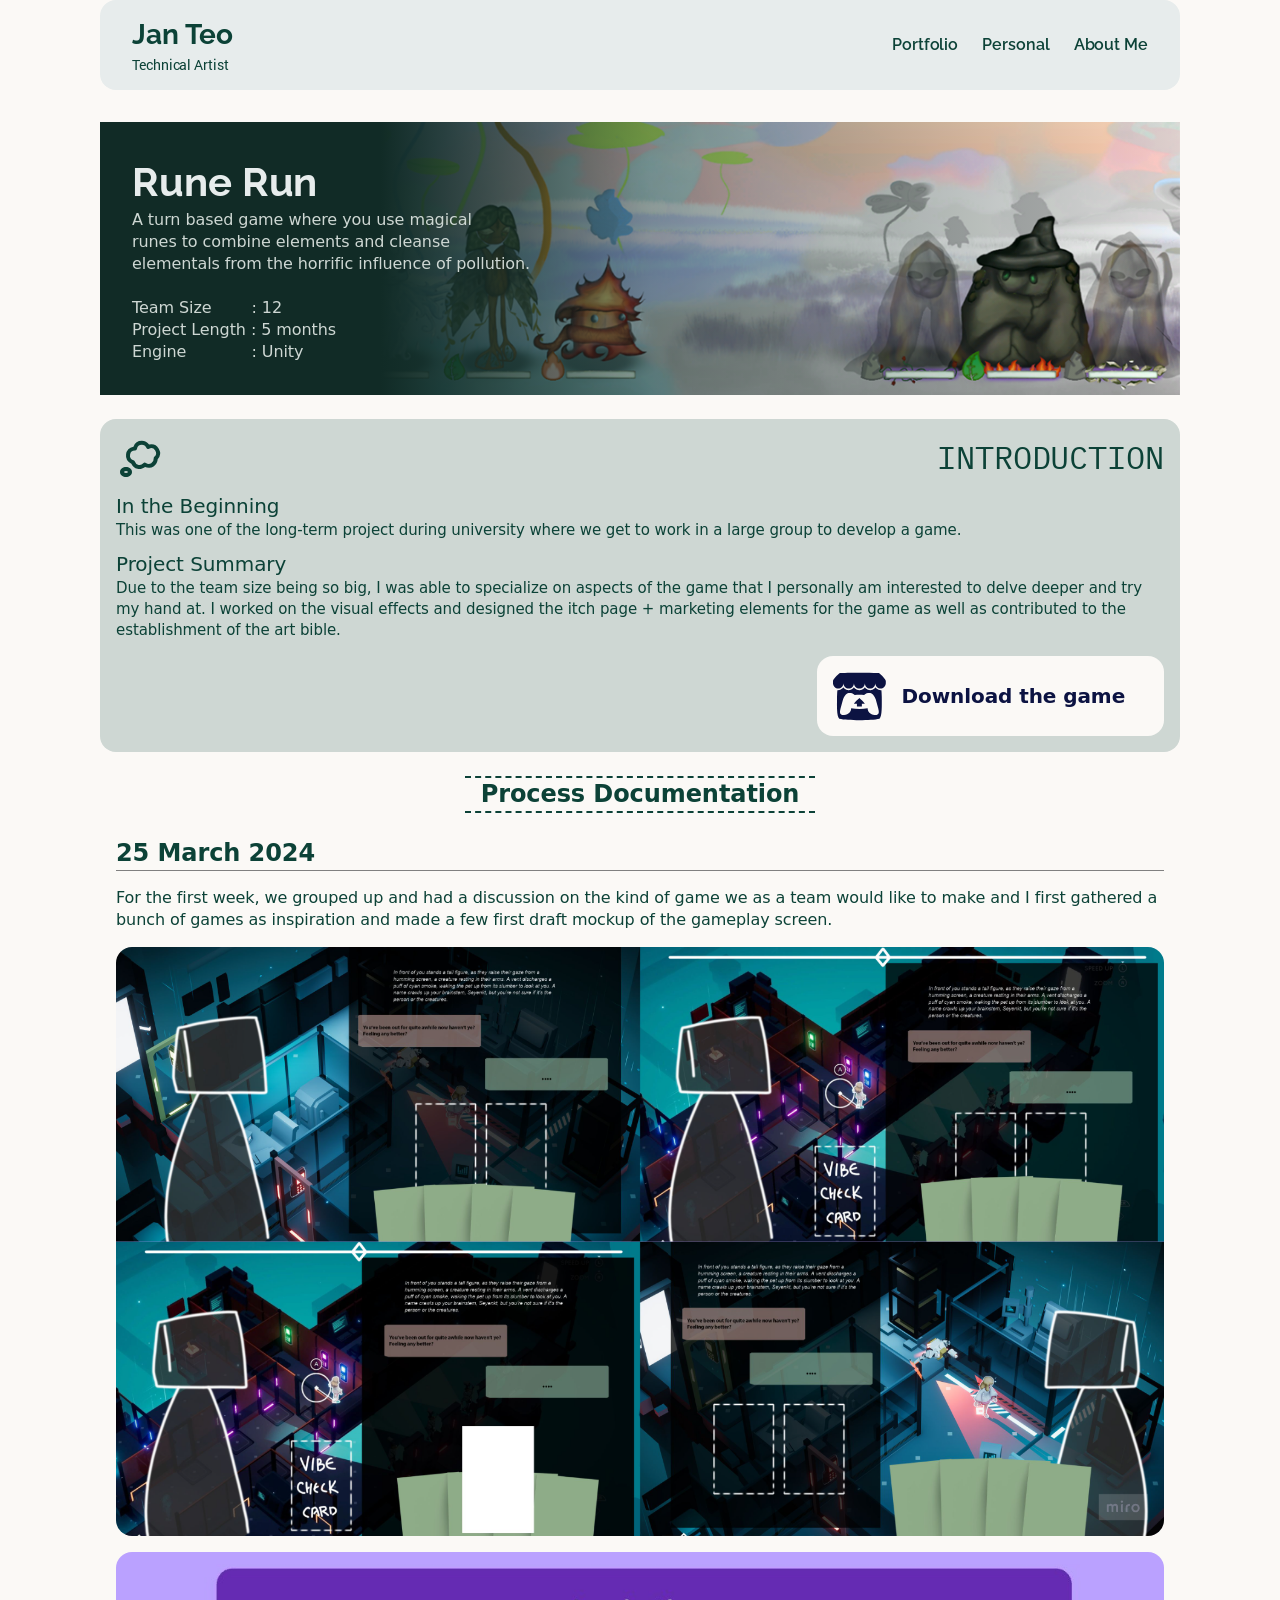
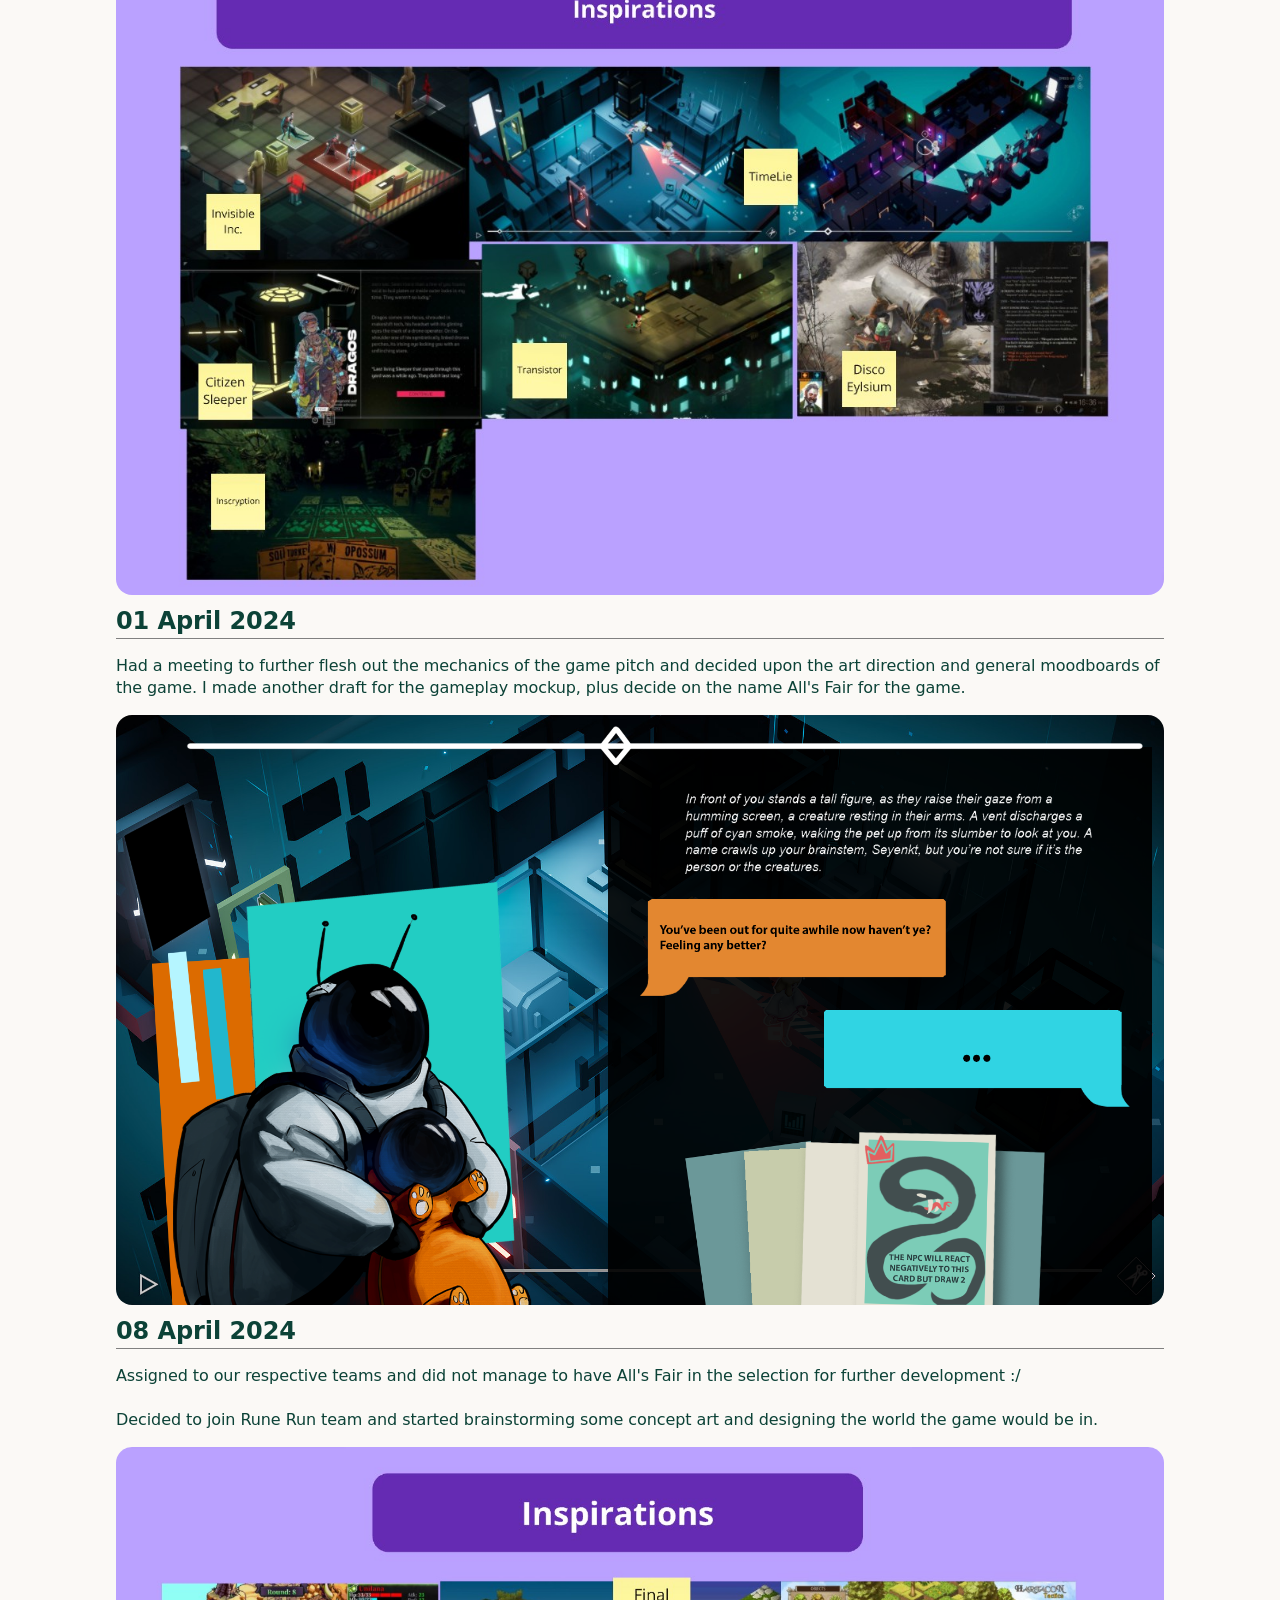
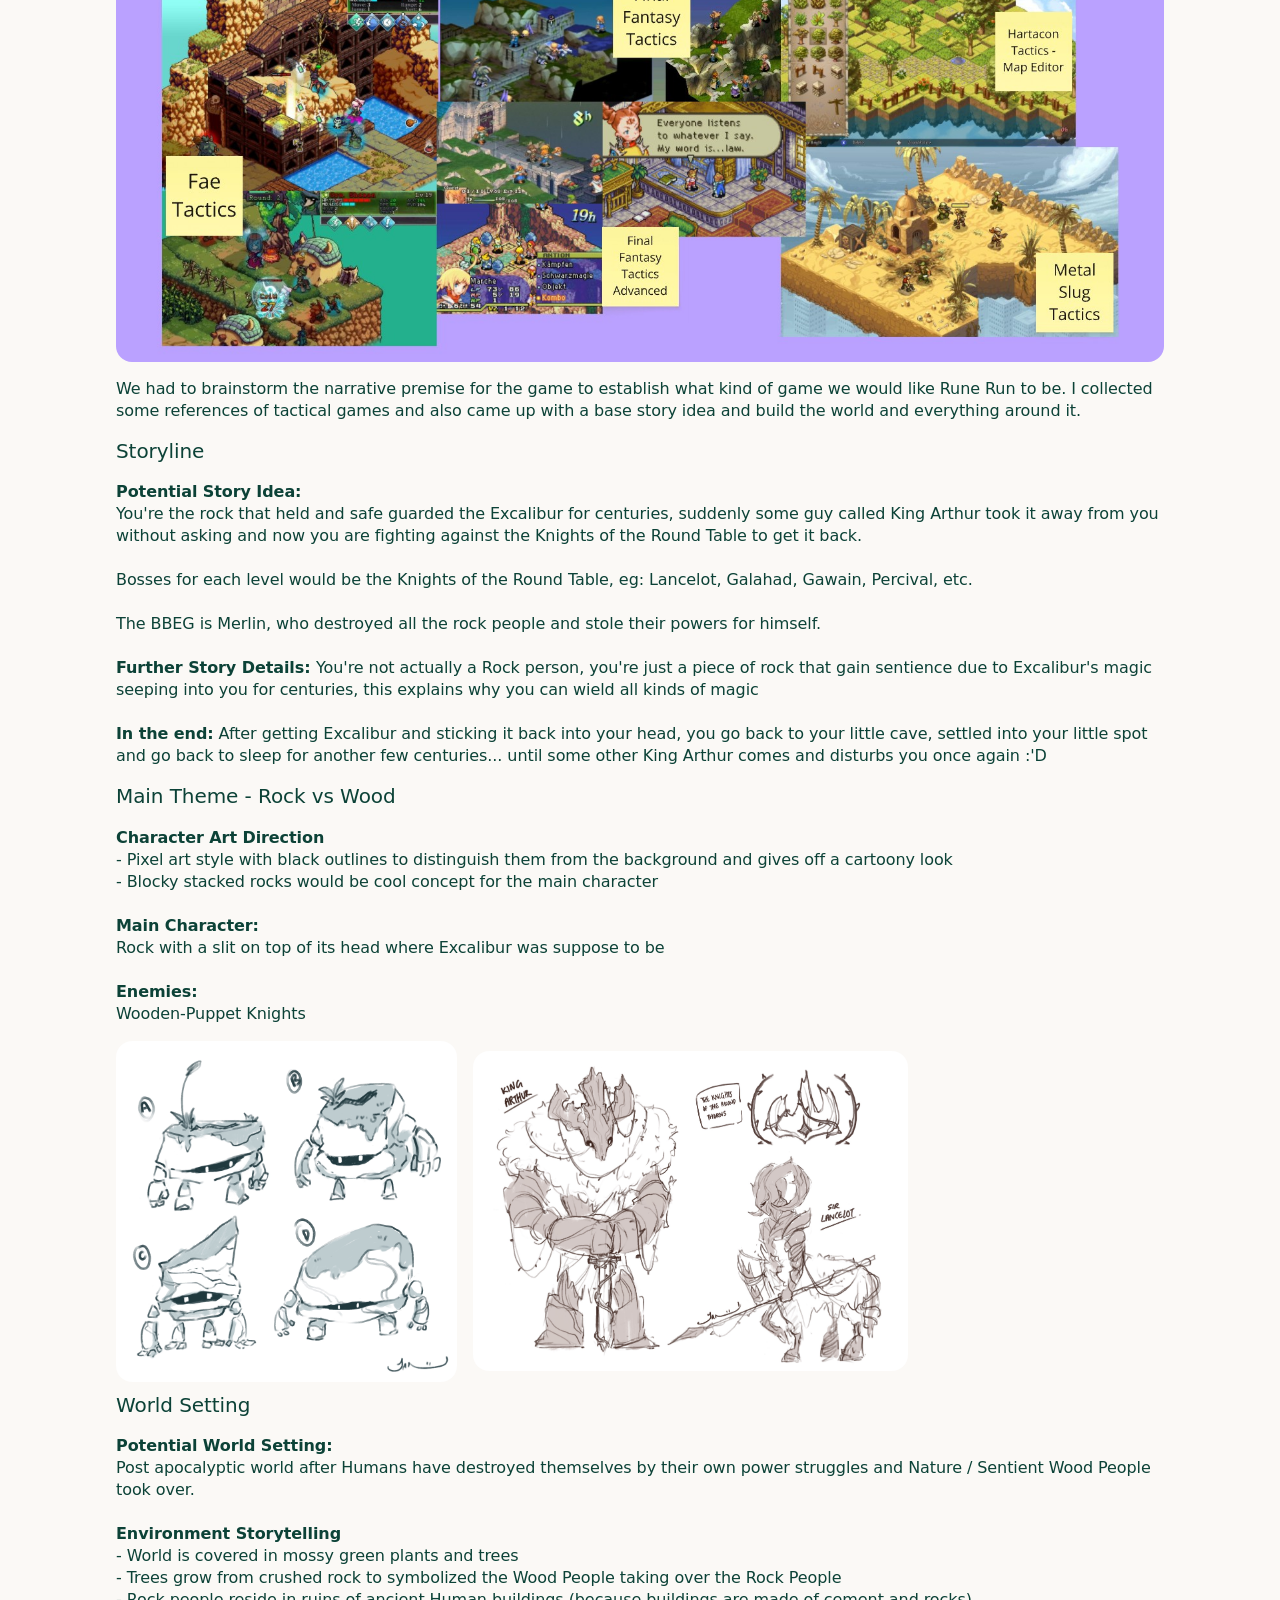
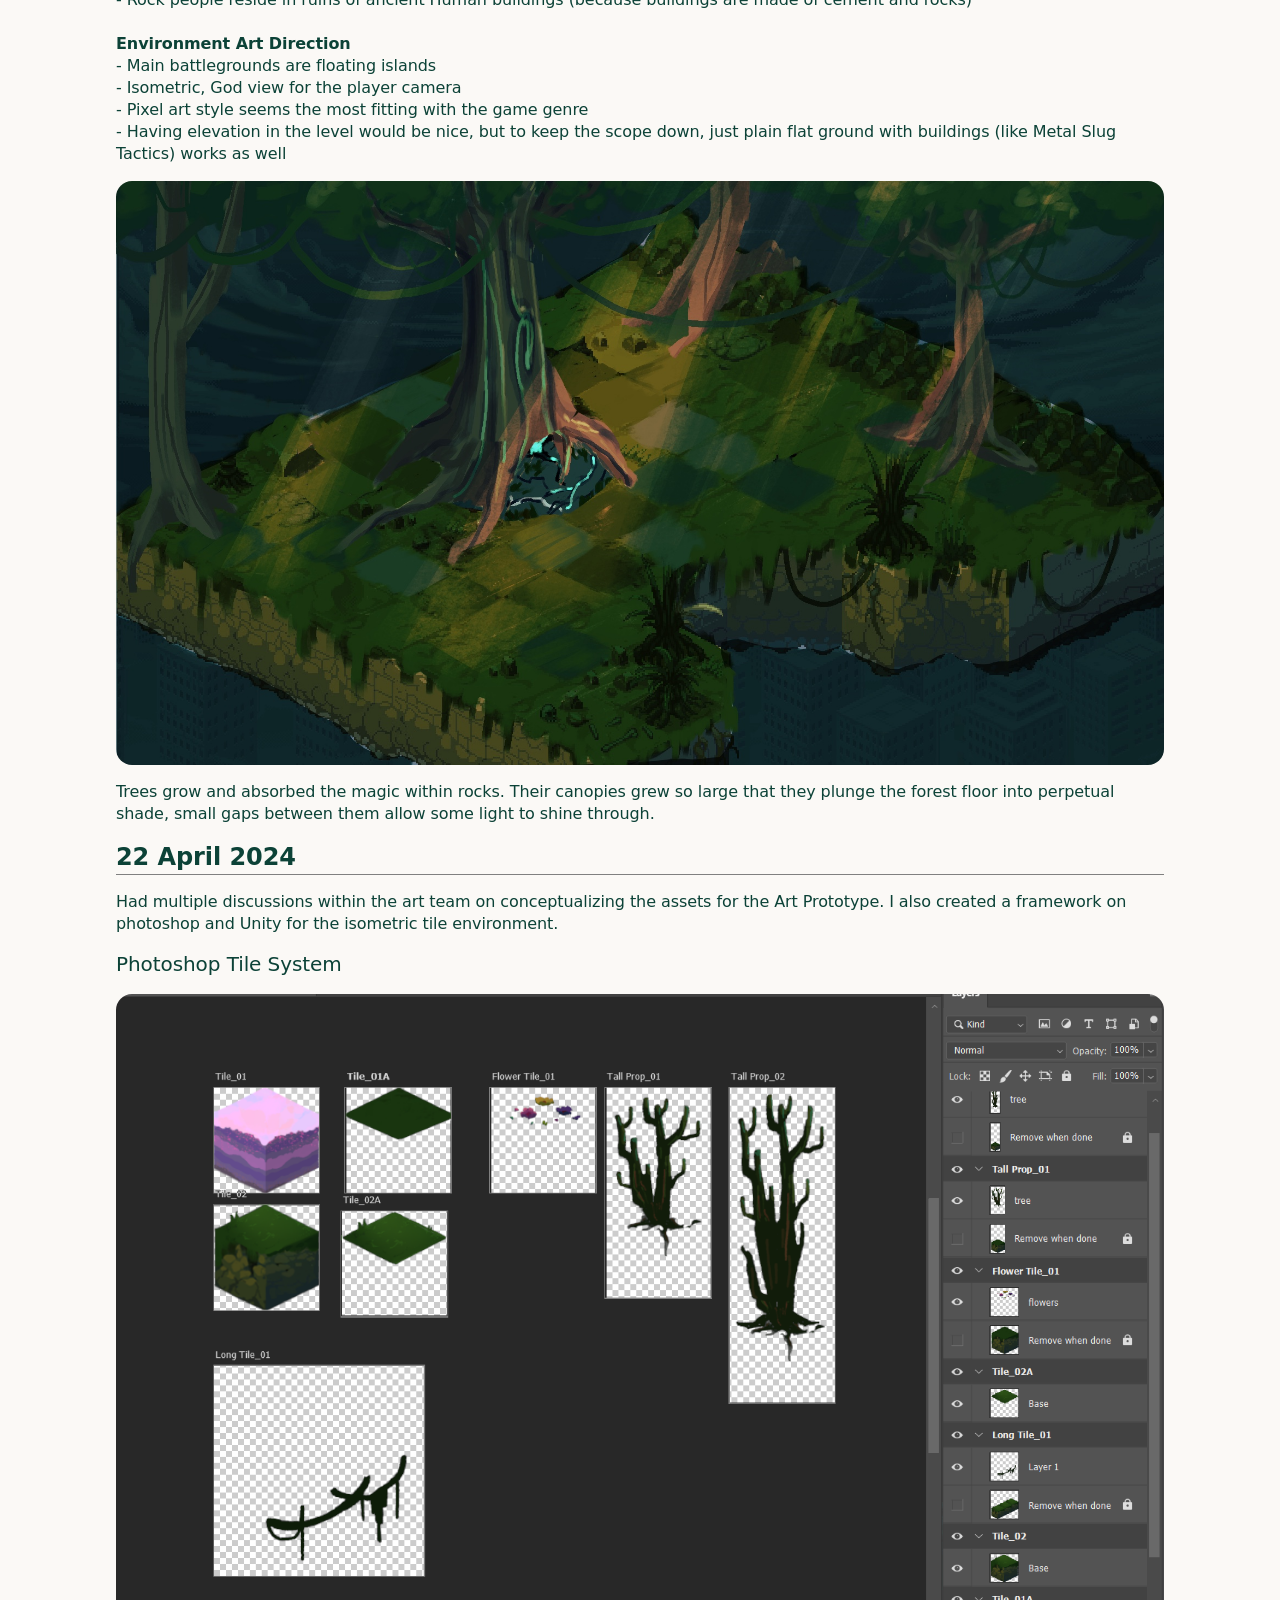
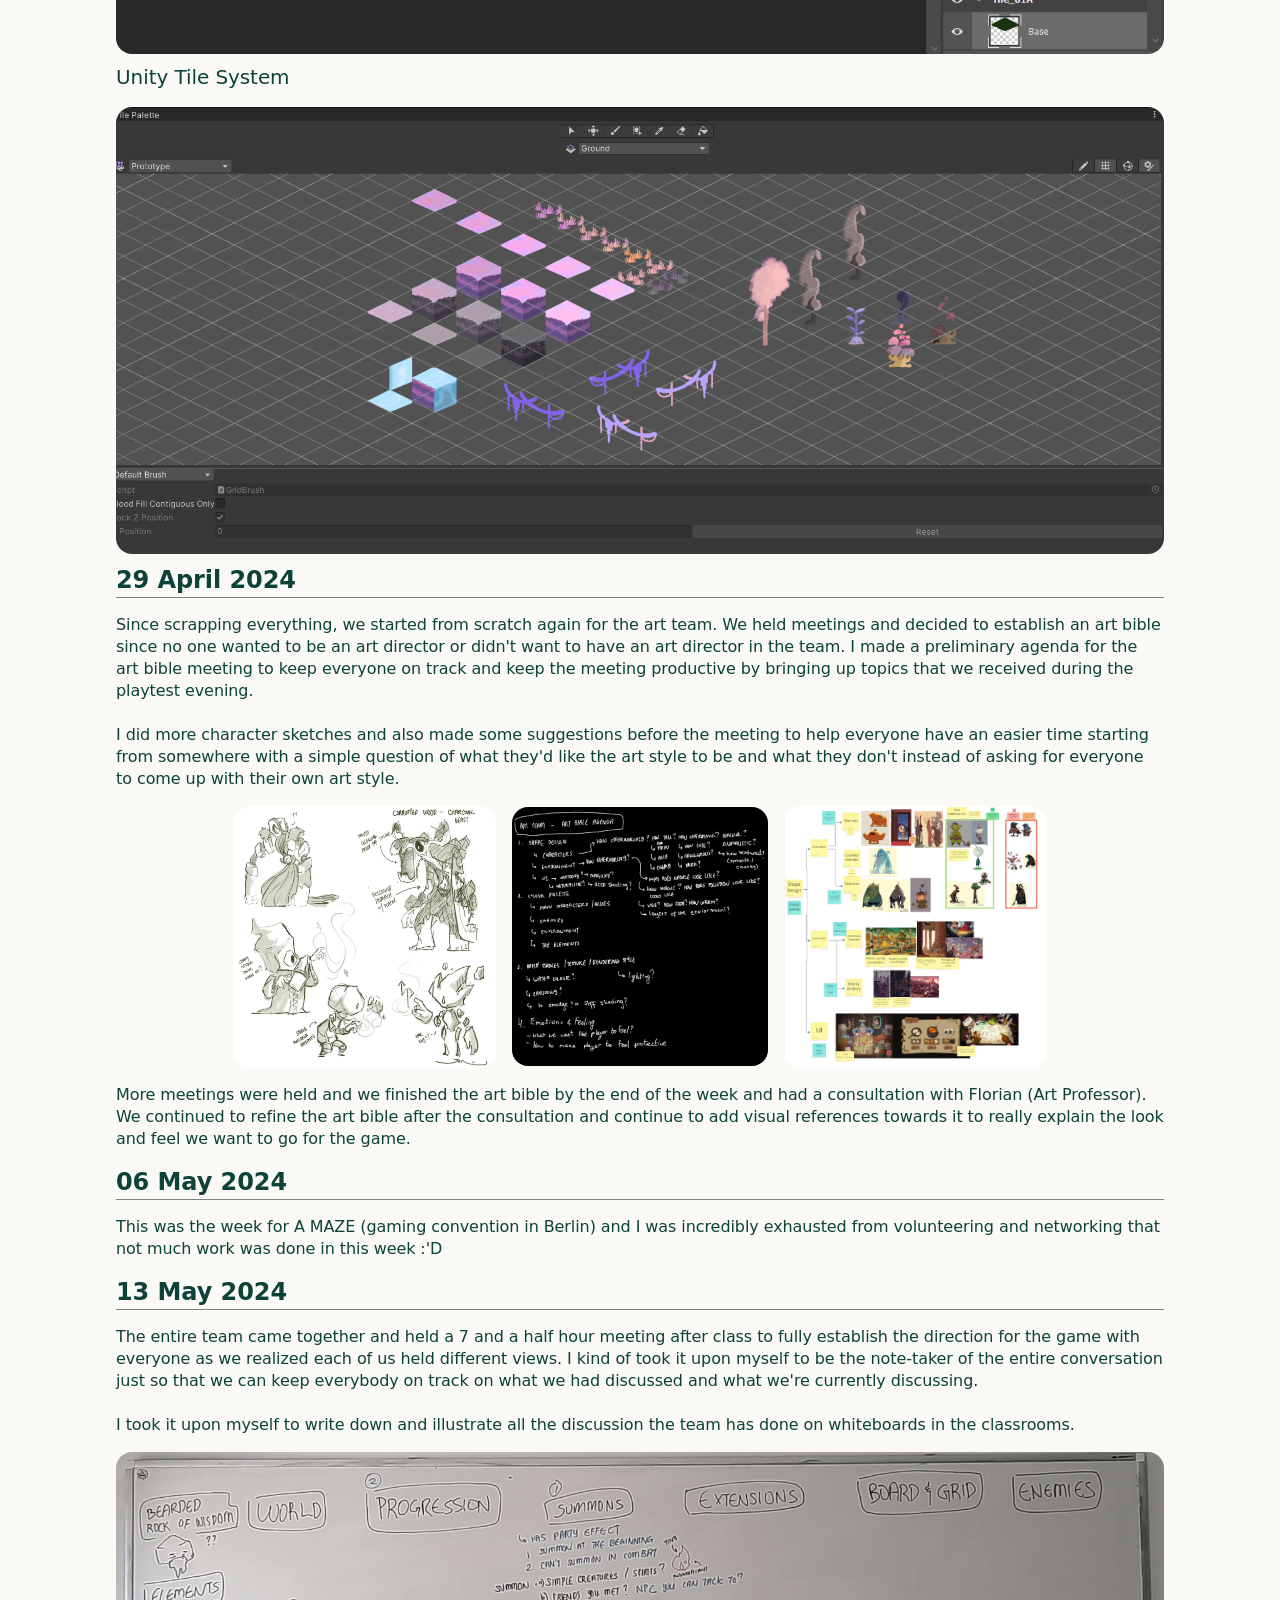
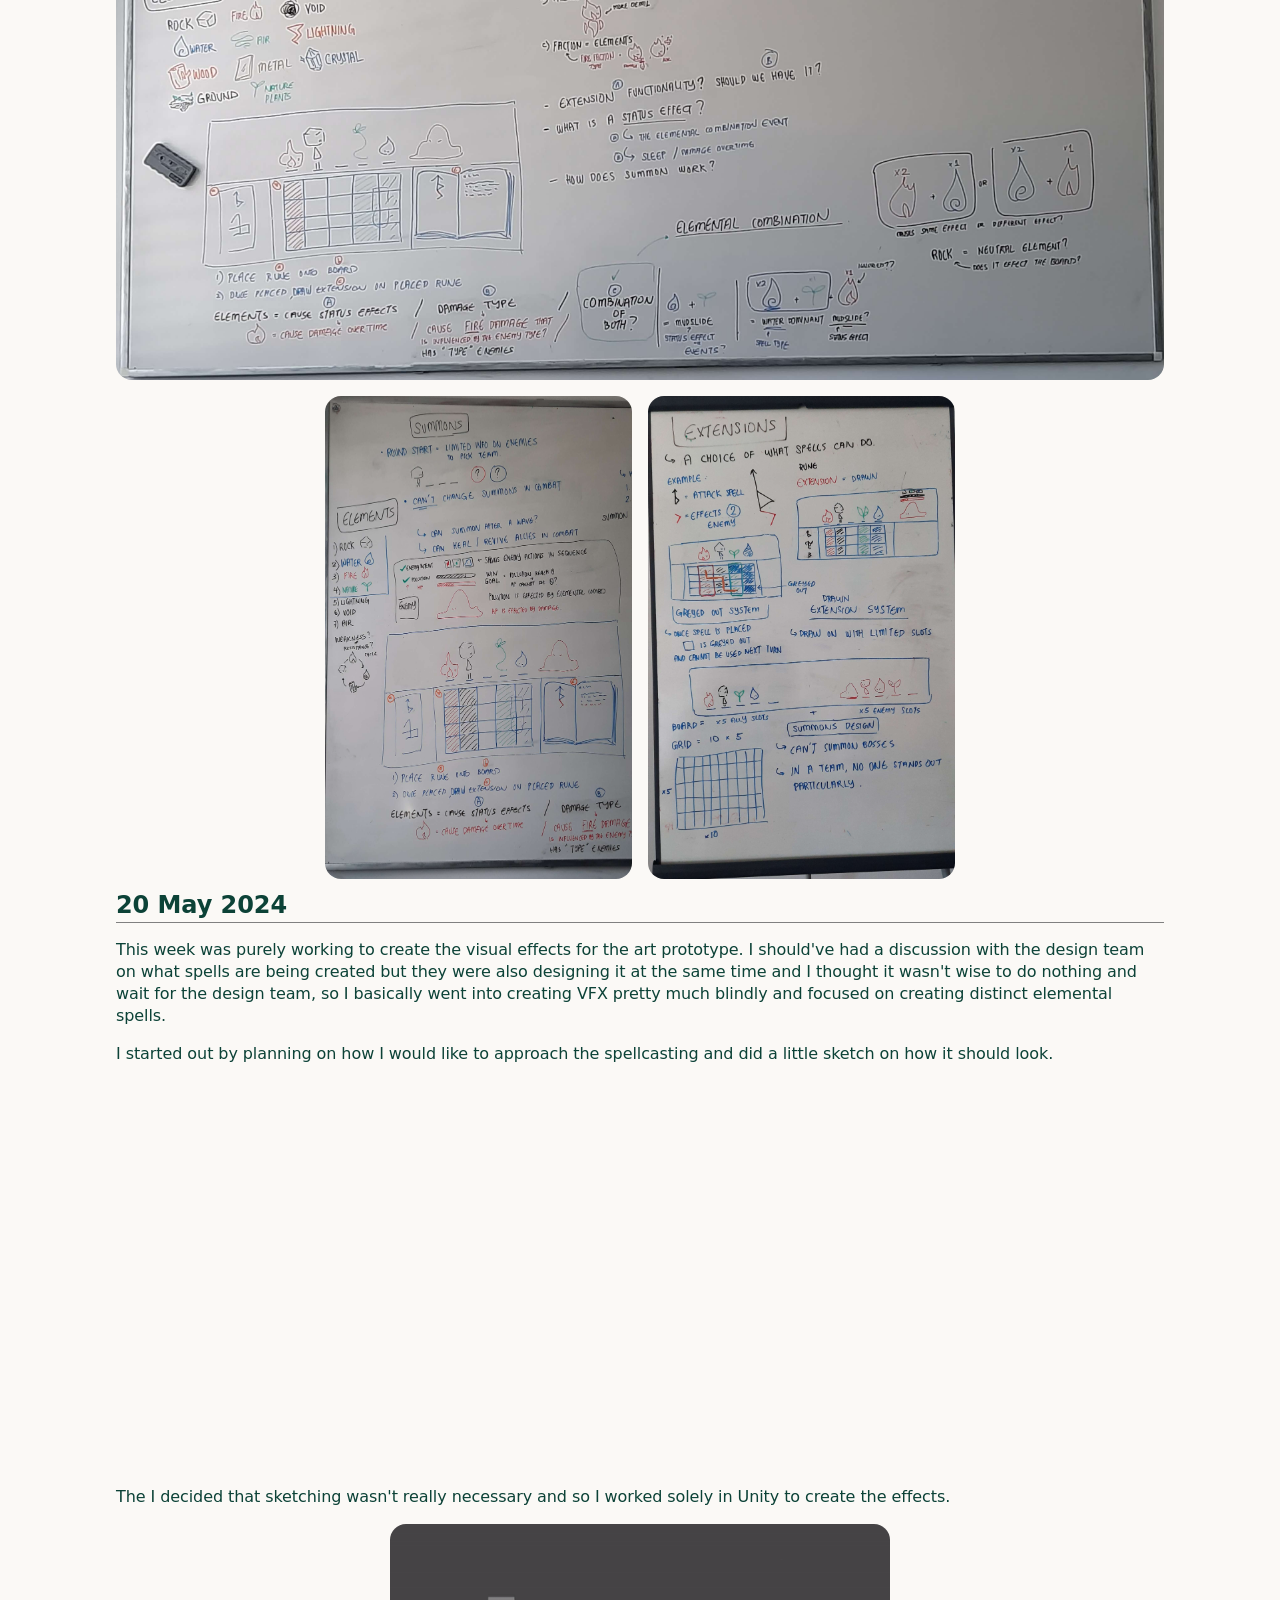
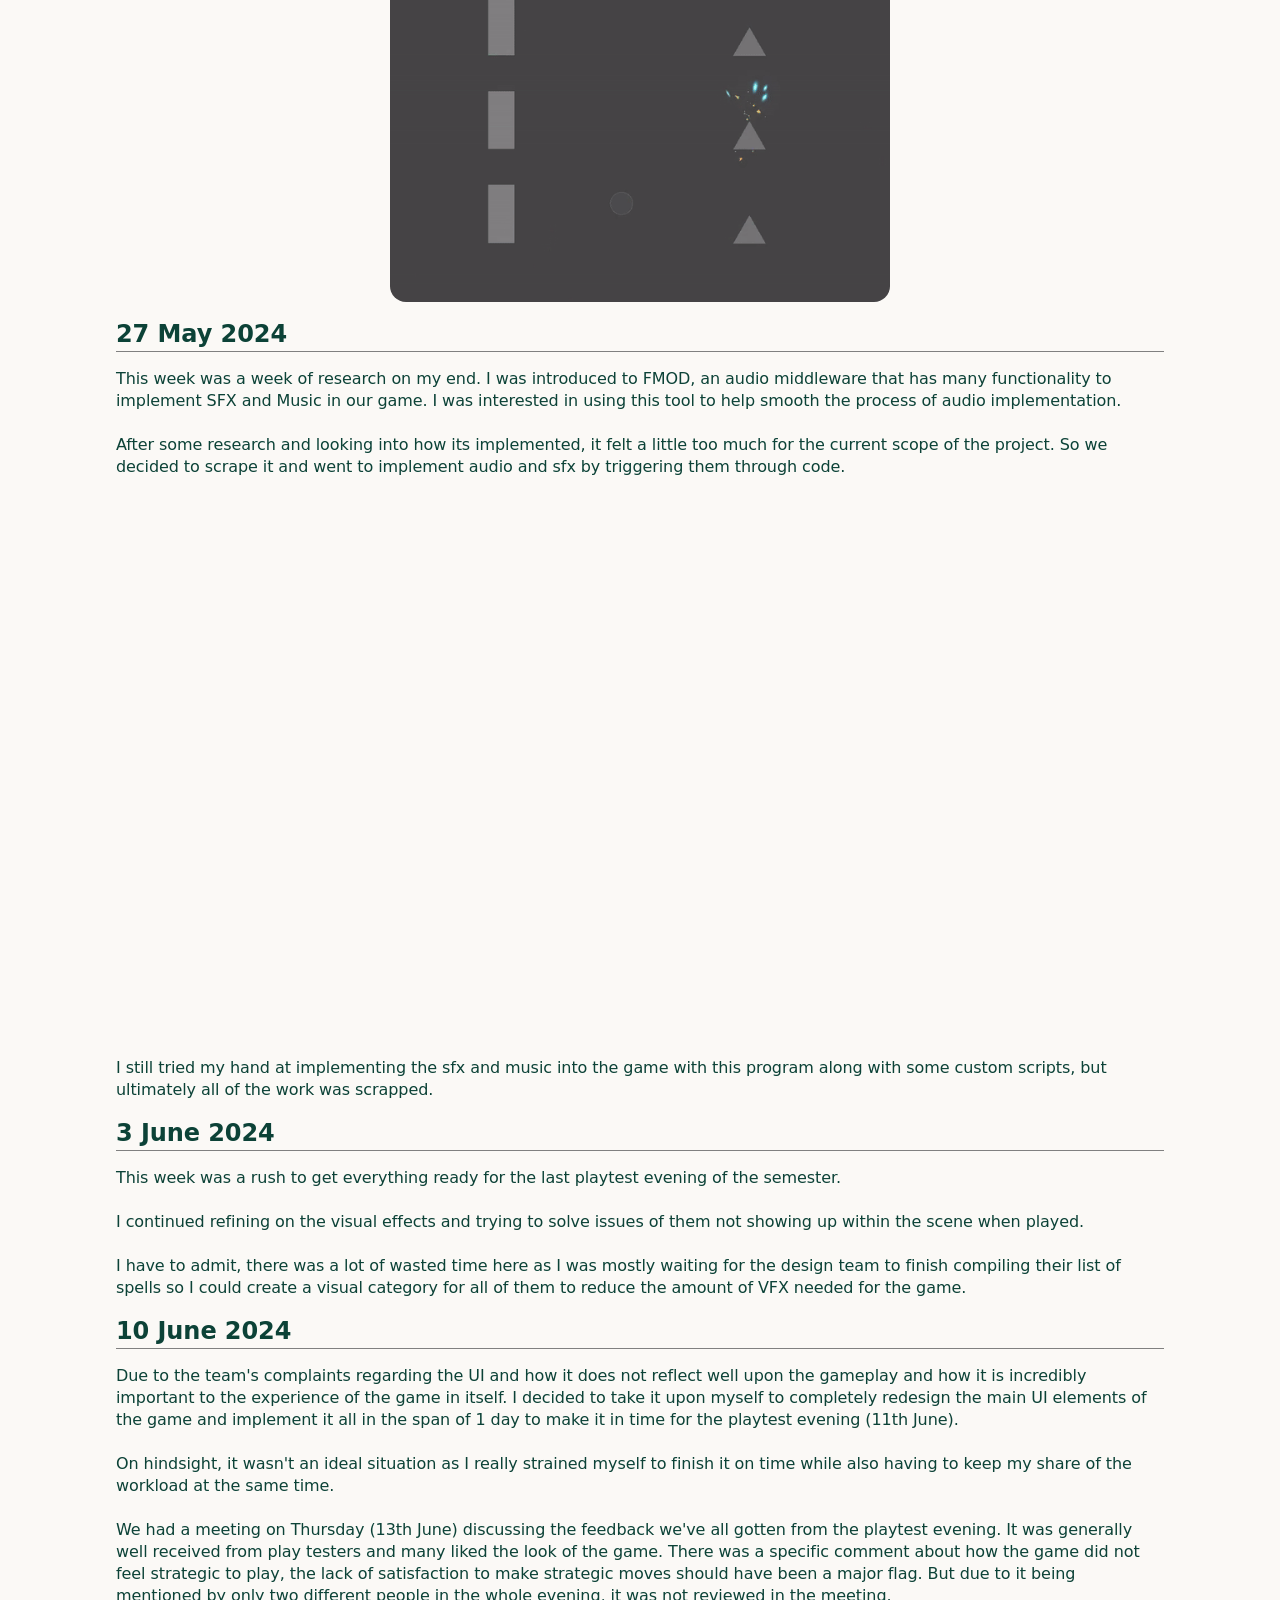
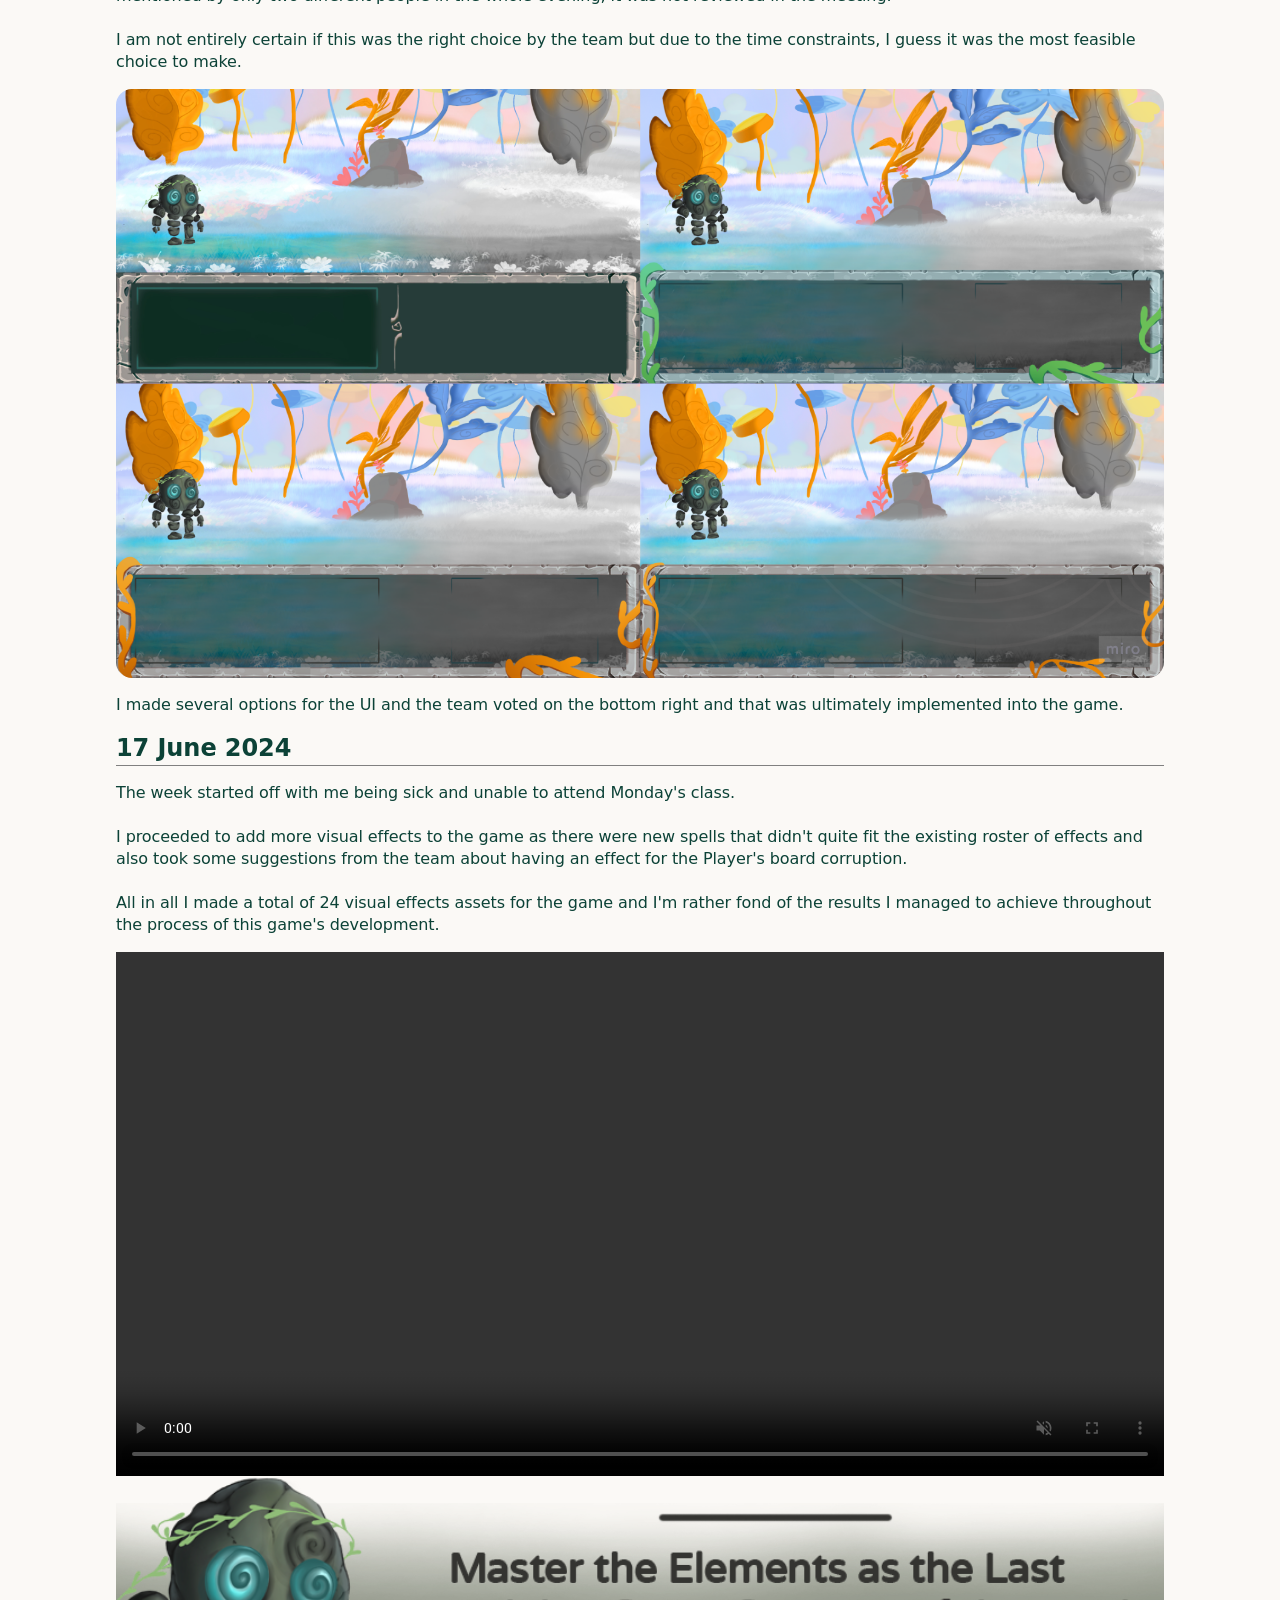
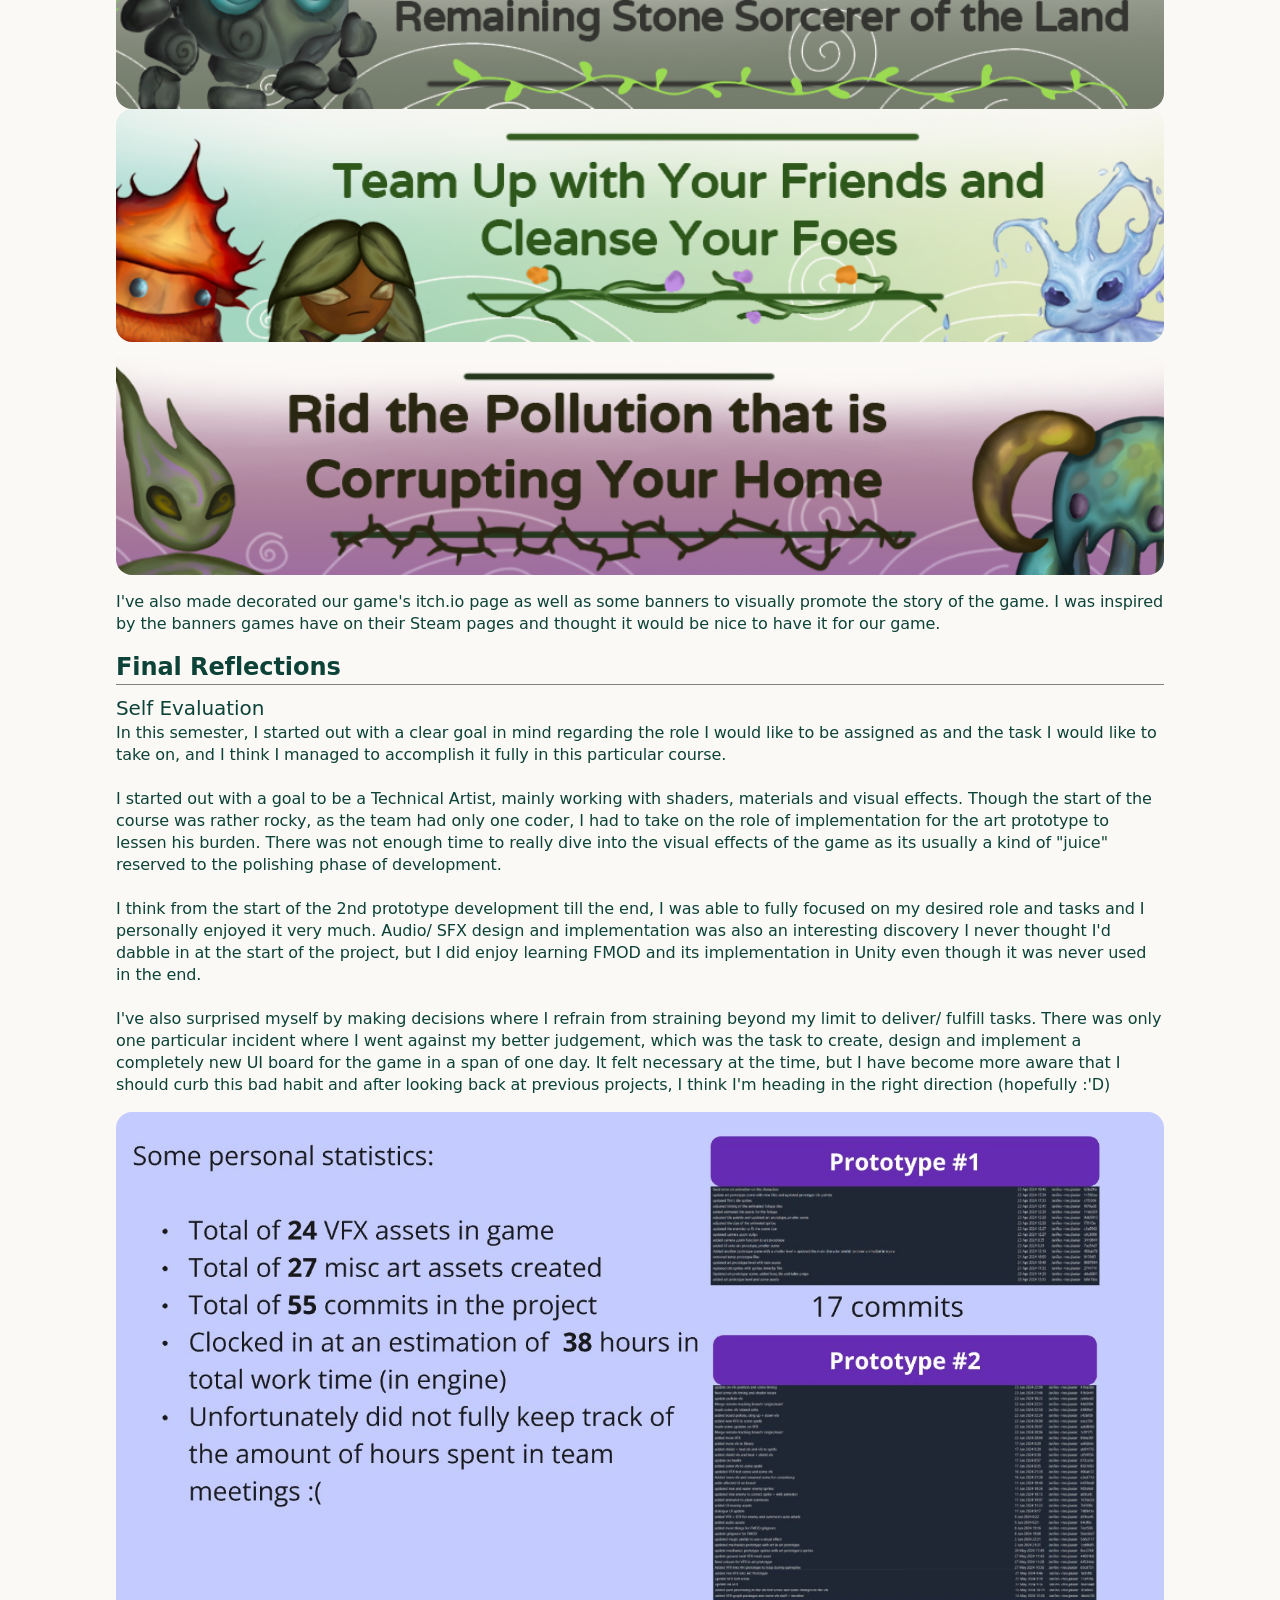
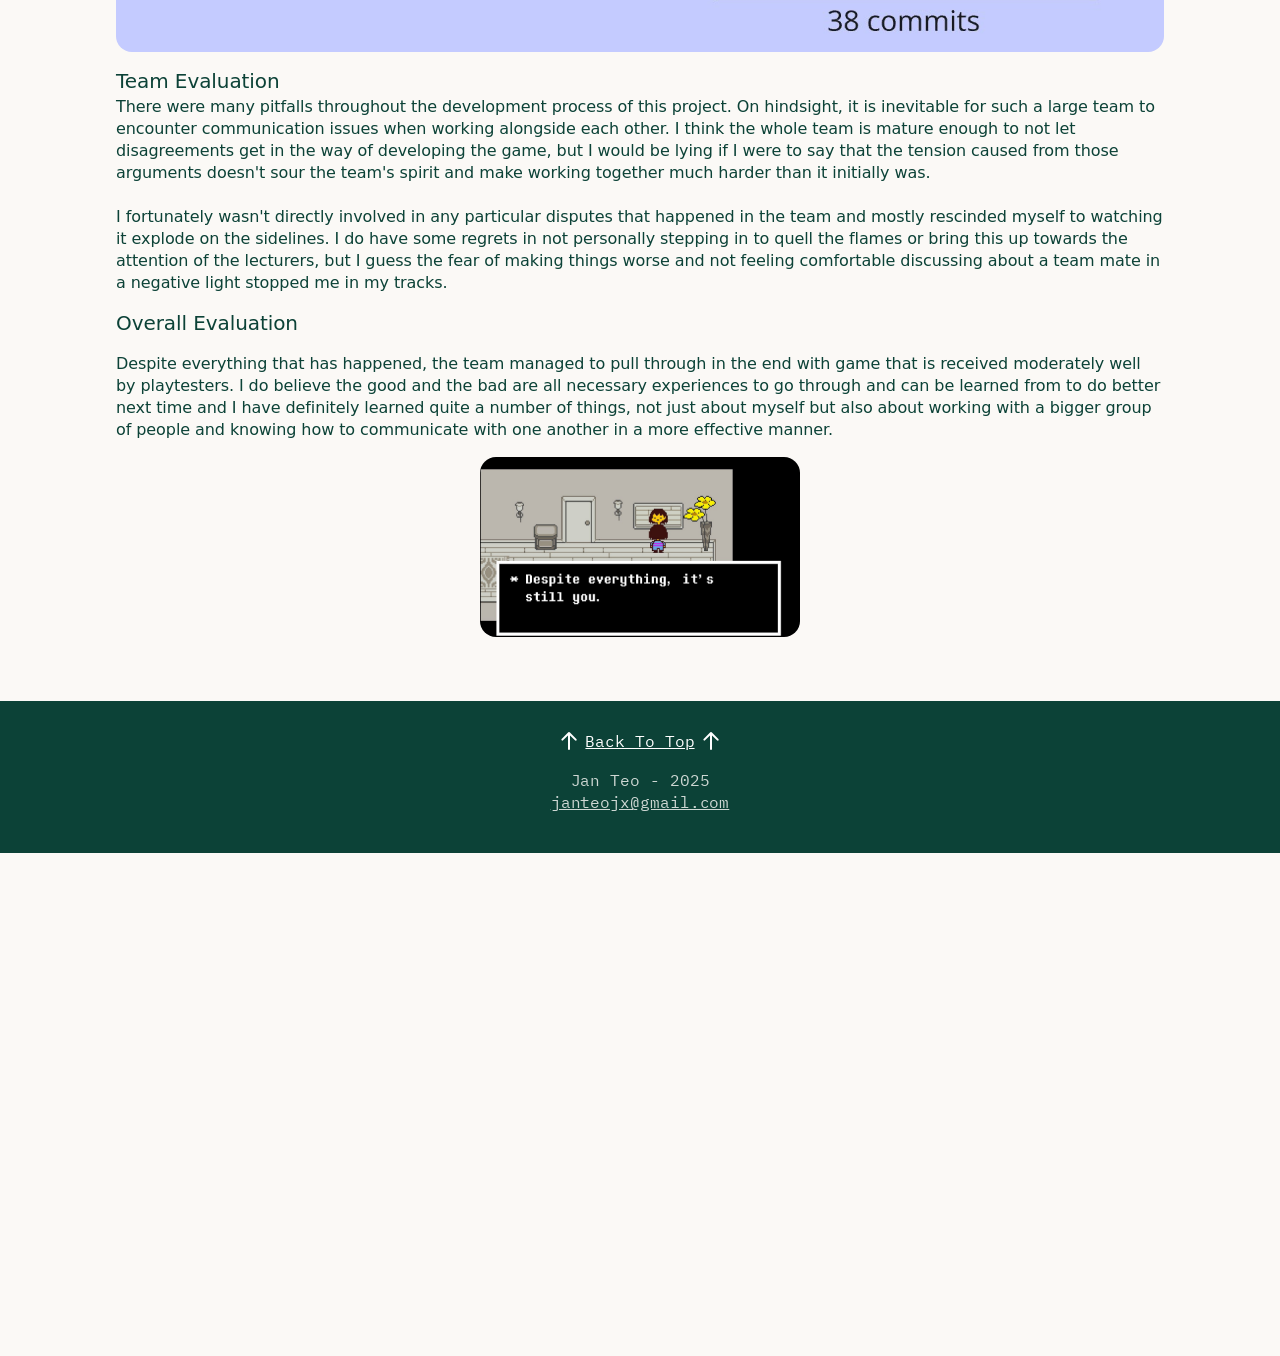
<file: articles/runerun/index.html>
<!doctype html>
<html
  lang="en"
  data-ws-project="4ed395ea-421b-4d47-955a-c3760f78598f"
  data-ws-last-published="2025-10-25T14:59:06.203Z"
>
  <head>
    <link
      rel="stylesheet"
      type="text/css"
      href="/assets/static/app_generated_index-6937cd5a.BFbxs8ka.css"
    />
    <meta charset="UTF-8" />
    <meta name="viewport" content="width=device-width,initial-scale=1" />
    <meta property="og:url" content="https://url/articles/runerun" />
    <title>Project - Rune Run</title>
    <meta property="og:title" content="Project - Rune Run" />
    <meta property="og:type" content="website" />
    <meta property="og:site_name" content="portfolio" />
    <meta property="og:image" />
    <meta name="robots" content="noindex, nofollow" />
    <meta property="twitter:card" content="summary_large_image" />
    <link rel="icon" href="/assets/Favicon_-zaAiaX0AO3avMqzFpwQw.png" />
    <link
      rel="preload"
      href="/assets/IBMPlexMono-Regular_XEb7jeg5C_8SVKdyQOvTE.ttf"
      as="font"
      crossorigin="anonymous"
    />
    <link
      rel="preload"
      href="/assets/InterVariable_qDqxtwB6S7W69tcm-FSxu.woff2"
      as="font"
      crossorigin="anonymous"
    />
    <link
      rel="preload"
      href="/assets/Roboto-Regular_Z0w1bXtk6PIycLE4xZbAP.ttf"
      as="font"
      crossorigin="anonymous"
    />
    <link
      rel="preload"
      href="/assets/IBMPlexMono-Bold_UaOtoEYPT3lKzhZXJ2H2W.ttf"
      as="font"
      crossorigin="anonymous"
    />
    <link
      rel="preload"
      href="/assets/Raleway-VariableFont_wght_H9KxUdK8l4MoIpyd0hqUg.ttf"
      as="font"
      crossorigin="anonymous"
    />
    <link
      rel="preload"
      href="/assets/RuneRun_banner_1y7Y5SCUUlsCVhDUwvCR-.png"
      as="image"
    />
    <script type="application/ld+json">
      {
        "@context": "https://schema.org",
        "@type": "WebSite",
        "name": "portfolio",
        "url": "https://url"
      }
    </script>
  </head>
  <body id="process_top" class="w-body c1ns98mi">
    <div style="display: contents">
      <div style="display: contents">
        <header
          class="w-box c1357293 c9jnjeu c1y6imu0 c3qzgd0 czr2pxy c1xzl1u9 cry9bxc ca4qjwu c1cdc69r c13gq7xy c1lfjoq7 c1fo9lv5 c1qyy4dh c1wt8a7g cavd3zn"
        >
          <div
            class="w-box cry9bxc c1lxiyww ct02u4h c1z0l37u c1ml0hr7 c14e0sxh c1fd0kk1 cpjowtb c11gzs80 cv2gy63 cxn73lu c5dy17i c1hsfuam c1fw2gxr ct8vr6u cnu4kgu c1yb3n9o cbrrmm8 cuo9dm5 c5egcmi c1qyy4dh c1llqm3g c1mcu1jn cr1aip5 c1xzir7e cm7fzb7 cxuma7n"
          >
            <a href="/#home" class="w-element cir85gx c135vpv5 c1llqm3g"
              ><div class="w-element cj19xlp">
                <h1 class="w-element c2wmpdl c11dowh9">Jan Teo</h1>
                <p class="w-element ce1u2as">Technical Artist</p>
              </div></a
            >
            <nav
              aria-label="main"
              class="w-box cry9bxc c1qyy4dh ct02u4h c1fhkm63 clv8gve cc3dq2t"
            >
              <nav
                aria-label="Main"
                data-orientation="horizontal"
                dir="ltr"
                class="w-navigation-menu czr2pxy"
              >
                <div style="position: relative">
                  <ul
                    data-orientation="horizontal"
                    class="w-menu-list cry9bxc c1fhkm63 cqeb86t c1admj5d c34dwh1 c1qyy4dh c1t3frhm c10zkoym ct8c5y2 c1pqbrmo c2wmpdl c1cb3y4c c1n13r54 c18knjwi"
                    dir="ltr"
                  >
                    <li data-ws-index="0" class="w-menu-item">
                      <a
                        href="/aboutme#aboutme"
                        class="w-link cl60rel c1ib9cr2 csru8nn c1hz2opz c1c9nyn co9inq6 c18nx7en c13zjl4p c1llqm3g ch11gwv c1md20bl c1e892th c1qyy4dh ct02u4h c1e7helk c1l0vha7 csyy8v5 c1bc2i7x c17r8x7j c135vpv5 c6k8nt0 c10psnxv cb06ied cocvd96 c4j0o1n c12mjb61"
                        >About Me</a
                      >
                    </li>
                    <li data-ws-index="1" class="w-menu-item">
                      <a
                        href="/personal#blogs"
                        class="w-link cl60rel c1ib9cr2 csru8nn c1hz2opz c1c9nyn co9inq6 c18nx7en c13zjl4p c1llqm3g ch11gwv c1md20bl c1e892th c1qyy4dh ct02u4h c1e7helk c1l0vha7 csyy8v5 c1bc2i7x c17r8x7j c135vpv5 c6k8nt0 c10psnxv cb06ied cocvd96 c4j0o1n c12mjb61"
                        >Personal</a
                      >
                    </li>
                    <li data-ws-index="2" class="w-menu-item">
                      <a
                        href="/#Portfolio"
                        class="w-link cl60rel c1ib9cr2 csru8nn c1hz2opz c1c9nyn co9inq6 c18nx7en c13zjl4p c1llqm3g ch11gwv c1md20bl c1e892th c1qyy4dh ct02u4h c1e7helk c1l0vha7 csyy8v5 c1bc2i7x c17r8x7j c135vpv5 c6k8nt0 c10psnxv cb06ied cocvd96 c4j0o1n c12mjb61"
                        >Portfolio</a
                      >
                    </li>
                  </ul>
                </div>
              </nav>
            </nav>
            <div class="w-box cwvpjlf cx6c9kw c1rstvfo c1bulmrh">
              <button
                type="button"
                aria-label="Open mobile menu"
                class="w-button c1b44psv cjtzmec c12n5uks csb0ifw cg5j03k c8od1c4 c135vpv5 caafw5v csru8nn c1md20bl c1e892th c16xs6ny ct02u4h c1hz2opz c1c9nyn co9inq6 c18nx7en c13zjl4p c1cb3y4c c1h3d6dm cuj80l1 ct8vr6u c1muyosp cvw3fbs cjhfojh c1cmxm2w c2c7i6t c1r2vfc1 c1j33arz cl8xzcs c6y7agi c1yyiwwo c1vy1xjw cl60rel c1ib9cr2 cb06ied c1ro4ucl c1s5r7yb c1ggkywf cv7lanz cldcmjh cow30mz c1k6tqmo c1oxjrsz csud216 c1xiy5b1 cq7d8me c157000q c1bpmp3z c1ycnvnd"
                aria-haspopup="dialog"
                aria-expanded="false"
                aria-controls="radix-:R6m:"
                data-state="closed"
              >
                <div class="w-html-embed">
                  <svg
                    xmlns="http://www.w3.org/2000/svg"
                    viewBox="0 0 22 22"
                    fill="currentColor"
                    width="100%"
                    height="100%"
                    style="display: block"
                    aria-hidden="true"
                  >
                    <path
                      fill-rule="evenodd"
                      d="M2 5.998a.75.75 0 0 1 .75-.75h16.5a.75.75 0 0 1 0 1.5H2.75a.75.75 0 0 1-.75-.75Zm0 5.5a.75.75 0 0 1 .75-.75h16.5a.75.75 0 0 1 0 1.5H2.75a.75.75 0 0 1-.75-.75Zm0 5.5a.75.75 0 0 1 .75-.75h16.5a.75.75 0 0 1 0 1.5H2.75a.75.75 0 0 1-.75-.75Z"
                      clip-rule="evenodd"
                    />
                  </svg>
                </div>
              </button>
            </div>
          </div>
        </header>
        <div class="w-html-embed ck3af4j c19v6zpy">
          <style>
            * {
              /* Remove preset margins on everything so they can be applied where we want. */
              margin: 0;
              /* Make links scroll to their sections smoothly. */
              scroll-behavior: smooth;
            }
          </style>
        </div>
      </div>
    </div>
    <section class="w-box c1p5dms8 cq4mlzy c19hobtd cl05ukp">
      <div
        class="w-box c1357293 c9jnjeu c1y6imu0 c3qzgd0 czr2pxy c1xzl1u9 cry9bxc c10zkoym ct8c5y2 c13gq7xy c1lfjoq7 c1qyy4dh ct02u4h c17xbrdu"
      >
        <div
          class="w-box cry9bxc c1lfjoq7 ct8c5y2 c10zkoym c16xs6ny ct02u4h c1qom380 c1fhkm63 clv8gve c1mcu1jn c144sxx c158qw7a c12hsjsj c1ru090q c1syziaj c19ffyra cz2aw51 cakjhhm cnqbj7z c6tozyy"
        >
          <div
            class="w-box cauqto8 c1lfjoq7 c10mkqwx c16xs6ny ct02u4h c1mcu1jn cgn90jy chgdsgq"
          >
            <h2
              class="w-heading c1dxq9cf c11dowh9 c1qi8d0g c2wmpdl c74kosi c1x4yn0w cuj80l1 c1dhz37v"
            >
              Rune Run
            </h2>
            <p
              class="w-paragraph coq6ld c3fmn7t c12ho6o0 c1x4yn0w cuj80l1 c10psnxv c1dhz37v"
            >
              A turn based game where you use magical runes to combine elements
              and cleanse elementals from the horrific influence of
              pollution.<br /><br />Team Size : 12<br />Project Length : 5
              months<br />Engine : Unity
            </p>
          </div>
        </div>
        <div
          class="w-box c1vlqdzi colzpbp c1t3frhm c10zm77i c12n5uks csb0ifw cg5j03k c8od1c4 cckz8kx"
        >
          <div
            class="w-box cn6056e c1117wcl c1lxiyww c18v2pa2 c16xs6ny cry9bxc c1mcu1jn c5m8ase clv8gve"
          >
            <div
              class="w-html-embed csru8nn c1qyy4dh ct02u4h c10zkoym ct8c5y2 c1kzehto c1llqm3g c1r4meuw"
            >
              <svg
                xmlns="http://www.w3.org/2000/svg"
                width="100%"
                height="100%"
                viewBox="0 0 24 24"
              >
                <g fill="none" fill-rule="evenodd">
                  <path
                    d="M24 0v24H0V0h24ZM12.594 23.258l-.012.002l-.071.035l-.02.004l-.014-.004l-.071-.036c-.01-.003-.019 0-.024.006l-.004.01l-.017.428l.005.02l.01.013l.104.074l.015.004l.012-.004l.104-.074l.012-.016l.004-.017l-.017-.427c-.002-.01-.009-.017-.016-.018Zm.264-.113l-.014.002l-.184.093l-.01.01l-.003.011l.018.43l.005.012l.008.008l.201.092c.012.004.023 0 .029-.008l.004-.014l-.034-.614c-.003-.012-.01-.02-.02-.022Zm-.715.002a.023.023 0 0 0-.027.006l-.006.014l-.034.614c0 .012.007.02.017.024l.015-.002l.201-.093l.01-.008l.003-.011l.018-.43l-.003-.012l-.01-.01l-.184-.092Z"
                  />
                  <path
                    fill="currentColor"
                    d="M5 16c.748 0 1.463.226 2.014.64c.552.413.986 1.06.986 1.86s-.434 1.447-.986 1.86c-.55.414-1.266.64-2.014.64c-.748 0-1.463-.226-2.014-.64C2.434 19.948 2 19.3 2 18.5s.434-1.447.986-1.86C3.536 16.225 4.252 16 5 16Zm0 2c-.357 0-.641.11-.814.24c-.123.092-.165.17-.18.218L4 18.5l.007.042c.014.048.056.126.179.219c.173.13.457.239.814.239c.357 0 .641-.11.814-.24c.123-.092.165-.17.18-.218L6 18.5l-.007-.042c-.014-.048-.056-.126-.179-.219C5.641 18.11 5.357 18 5 18Zm7.923-15.115c1.487 0 2.803.727 3.613 1.844a4.462 4.462 0 0 1 4.309 7.344a4.462 4.462 0 0 1-6.296 3.956a4.462 4.462 0 0 1-6.87-1.707A4.462 4.462 0 0 1 8.725 5.83a4.462 4.462 0 0 1 4.197-2.945Zm0 2a2.462 2.462 0 0 0-2.427 2.05a1 1 0 0 1-.888.83l-.146.004a2.462 2.462 0 0 0-.716 4.818a1 1 0 0 1 .667.667a2.463 2.463 0 0 0 4.224.889a1 1 0 0 1 1.333-.166a2.462 2.462 0 0 0 3.867-2.225a1 1 0 0 1 .333-.832a2.462 2.462 0 0 0-2.665-4.078a1 1 0 0 1-1.333-.5a2.462 2.462 0 0 0-2.249-1.457Z"
                  />
                </g>
              </svg>
            </div>
            <div class="w-box c1lxiyww c1mcu1jn c18v2pa2">
              <div class="w-text c12sm2j2 c1llqm3g cnbspdo cyqk3ni cl7jefz">
                Introduction
              </div>
            </div>
          </div>
          <div class="w-box cn6056e c1117wcl c1lfjoq7">
            <div class="w-text c16tlm18 c1llqm3g c1eyv08h">
              In the Beginning
            </div>
            <p class="w-paragraph c1llqm3g coyqk5m">
              This was one of the long-term project during university where we
              get to work in a large group to develop a game.
            </p>
            <div class="w-text c16tlm18 c1llqm3g c1eyv08h">Project Summary</div>
            <p class="w-paragraph c1llqm3g coyqk5m">
              Due to the team size being so big, I was able to specialize on
              aspects of the game that I personally am interested to delve
              deeper and try my hand at. I worked on the visual effects and
              designed the itch page + marketing elements for the game as well
              as contributed to the establishment of the art bible.
            </p>
            <a
              href="https://thegingerharris.itch.io/trouble-through-town"
              class="w-element c135vpv5 cry9bxc c1lfjoq7 c1c2j90z cbb9sc4"
              ><div
                class="w-box ceu66s9 c12ae6v5 c1lxiyww colzpbp cc1qqvk c1ns98mi cry9bxc c1qyy4dh c12n5uks csb0ifw cg5j03k c8od1c4 cgn90jy cmn85xq ct02u4h cckz8kx c3wjlso"
              >
                <div
                  class="w-html-embed csru8nn c1qyy4dh ct02u4h c10zkoym ct8c5y2 c1kzehto cwnr7so"
                >
                  <svg
                    xmlns="http://www.w3.org/2000/svg"
                    width="110%"
                    height="110%"
                    viewBox="0 0 32 32"
                  >
                    <path
                      fill="currentColor"
                      d="M4.172 1.787C2.776 2.615.027 5.771 0 6.599v1.375c0 1.735 1.625 3.267 3.099 3.267c1.771 0 3.251-1.469 3.251-3.213c0 1.744 1.421 3.213 3.197 3.213c1.771 0 3.151-1.469 3.151-3.213c0 1.744 1.516 3.213 3.287 3.213h.032c1.776 0 3.291-1.469 3.291-3.213c0 1.744 1.381 3.213 3.152 3.213s3.197-1.469 3.197-3.213c0 1.744 1.475 3.213 3.245 3.213c1.479 0 3.104-1.532 3.104-3.267V6.599c-.032-.828-2.776-3.984-4.177-4.812c-4.339-.156-7.344-.183-11.823-.183c-4.484.005-10.593.073-11.828.183zm8.505 8.634a3.67 3.67 0 0 1-.625.797v.005a3.727 3.727 0 0 1-2.599 1.057a3.692 3.692 0 0 1-2.599-1.063a3.41 3.41 0 0 1-.6-.787c-.167.297-.4.552-.645.787A3.71 3.71 0 0 1 3.01 12.28h-.005a1.08 1.08 0 0 1-.349-.073a55.156 55.156 0 0 0-.224 3.937v.005c-.005.527-.005.953-.011 1.552c.032 3.115-.307 10.089 1.376 11.803c2.604.604 7.396.88 12.197.885h.005c4.807-.005 9.593-.281 12.197-.885c1.683-1.713 1.344-8.688 1.376-11.803c-.005-.599-.005-1.025-.011-1.552v-.005a52.356 52.356 0 0 0-.224-3.937a1.053 1.053 0 0 1-.349.073h-.005a3.71 3.71 0 0 1-2.599-1.063h.005c-.245-.235-.479-.489-.645-.787h-.005a3.411 3.411 0 0 1-.595.787a3.71 3.71 0 0 1-5.198 0a3.617 3.617 0 0 1-.615-.787l-.011-.016c-.172.308-.38.573-.615.803a3.71 3.71 0 0 1-2.599 1.063h-.005c-.031 0-.068 0-.104-.005c-.036.005-.073.005-.109.005h-.005a3.685 3.685 0 0 1-2.593-1.063a3.418 3.418 0 0 1-.609-.787l-.011-.016zm-2.672 3.454c1.057.005 1.995 0 3.161 1.271c.916-.093 1.875-.14 2.833-.14s1.917.047 2.833.14c1.167-1.271 2.104-1.271 3.161-1.271h.005c.5 0 2.5 0 3.891 3.912l1.495 5.369c1.109 3.995-.355 4.095-2.177 4.095c-2.708-.1-4.208-2.068-4.208-4.037c-1.5.251-3.251.371-5 .371s-3.5-.12-4.995-.371c0 1.969-1.5 3.937-4.208 4.037c-1.828-.005-3.292-.1-2.183-4.095l1.495-5.369c1.396-3.912 3.396-3.912 3.896-3.912zM16 16.953c-.005 0-2.849 2.62-3.364 3.547l1.864-.073v1.625c0 .079.751.047 1.5.011c.749.036 1.495.068 1.495-.011v-1.625l1.869.073C18.849 19.573 16 16.953 16 16.953z"
                    />
                  </svg>
                </div>
                <div
                  class="w-text cwnr7so c1eyv08h cuj80l1 c12tod73 c1dctkbi c5m8ase cqeb86t c12sm2j2 c135vpv5 c1ro4ucl"
                >
                  <b class="w-element cog4kc0">Download the game </b>
                </div>
              </div></a
            >
          </div>
        </div>
        <h1
          class="w-element c1llqm3g c1qom380 c1qyy4dh c1lfjoq7 c15cml01 cmn85xq ce1ytke c1uv6uxn cacfwr0 c14969jl c1por3pp cj9wdjl c1er9g7j c12q7yv3 ct02u4h c44qnp4 crbkh5v"
        >
          Process Documentation
        </h1>
        <div
          class="w-box c1vlqdzi colzpbp c1t3frhm cauqto8 c1l0vha7 csyy8v5 c1bc2i7x c17r8x7j c1mcu1jn c44qnp4 crbkh5v cq4mlzy c12n5uks csb0ifw cg5j03k c8od1c4 couuits ct4ao07"
        >
          <div class="w-box cn6056e c1117wcl c1lfjoq7">
            <div class="w-text c1llqm3g cpull2p c11dowh9">25 March 2024</div>
            <hr class="w-element c269td2 c1l0vha7 csyy8v5 c10mz0pn c1bc2i7x" />
            <p class="w-paragraph c1wzrkfa c16dndnb c1llqm3g">
              For the first week, we grouped up and had a discussion on the kind
              of game we as a team would like to make and I first gathered a
              bunch of games as inspiration and made a few first draft mockup of
              the gameplay screen.
            </p>
            <div class="w-element cry9bxc c1lfjoq7 c1qyy4dh cd159xo c9xslfs">
              <img
                alt=""
                src="/assets/Mockup_cardgame.jpg_ZNE3wi7xLxHdBblC_xAgi.png"
                class="w-image c12n5uks csb0ifw cg5j03k c8od1c4 c1mcu1jn c1fhkm63 clv8gve"
                type="button"
                aria-haspopup="dialog"
                aria-expanded="false"
                aria-controls="radix-:Ro6a:"
                data-state="closed"
                sizes="(min-width: 1280px) 50vw, 100vw"
                srcset="
                  /assets/Mockup_cardgame.jpg_ZNE3wi7xLxHdBblC_xAgi.png  384w,
                  /assets/Mockup_cardgame.jpg_ZNE3wi7xLxHdBblC_xAgi.png  640w,
                  /assets/Mockup_cardgame.jpg_ZNE3wi7xLxHdBblC_xAgi.png  750w,
                  /assets/Mockup_cardgame.jpg_ZNE3wi7xLxHdBblC_xAgi.png  828w,
                  /assets/Mockup_cardgame.jpg_ZNE3wi7xLxHdBblC_xAgi.png 1080w,
                  /assets/Mockup_cardgame.jpg_ZNE3wi7xLxHdBblC_xAgi.png 1200w,
                  /assets/Mockup_cardgame.jpg_ZNE3wi7xLxHdBblC_xAgi.png 1920w,
                  /assets/Mockup_cardgame.jpg_ZNE3wi7xLxHdBblC_xAgi.png 2048w,
                  /assets/Mockup_cardgame.jpg_ZNE3wi7xLxHdBblC_xAgi.png 3840w
                "
                decoding="async"
                loading="lazy"
              /><img
                alt=""
                src="/assets/Inspiration_cardgame_T_sE4Lcl7tz9mZnznTyMa.jpg"
                class="w-image c12n5uks csb0ifw cg5j03k c8od1c4 c1mcu1jn c1fhkm63 clv8gve"
                type="button"
                aria-haspopup="dialog"
                aria-expanded="false"
                aria-controls="radix-:R186a:"
                data-state="closed"
                sizes="(min-width: 1280px) 50vw, 100vw"
                srcset="
                  /assets/Inspiration_cardgame_T_sE4Lcl7tz9mZnznTyMa.jpg  384w,
                  /assets/Inspiration_cardgame_T_sE4Lcl7tz9mZnznTyMa.jpg  640w,
                  /assets/Inspiration_cardgame_T_sE4Lcl7tz9mZnznTyMa.jpg  750w,
                  /assets/Inspiration_cardgame_T_sE4Lcl7tz9mZnznTyMa.jpg  828w,
                  /assets/Inspiration_cardgame_T_sE4Lcl7tz9mZnznTyMa.jpg 1080w,
                  /assets/Inspiration_cardgame_T_sE4Lcl7tz9mZnznTyMa.jpg 1200w,
                  /assets/Inspiration_cardgame_T_sE4Lcl7tz9mZnznTyMa.jpg 1920w,
                  /assets/Inspiration_cardgame_T_sE4Lcl7tz9mZnznTyMa.jpg 2048w,
                  /assets/Inspiration_cardgame_T_sE4Lcl7tz9mZnznTyMa.jpg 3840w
                "
                decoding="async"
                loading="lazy"
              />
            </div>
          </div>
          <div class="w-box cn6056e c1117wcl c1lfjoq7">
            <div class="w-text c16tlm18 c1llqm3g cpull2p c11dowh9">
              01 April 2024
            </div>
            <hr class="w-element c269td2 c1l0vha7 csyy8v5 c10mz0pn c1bc2i7x" />
            <p class="w-paragraph c1wzrkfa c16dndnb c1llqm3g">
              Had a meeting to further flesh out the mechanics of the game pitch
              and decided upon the art direction and general moodboards of the
              game. I made another draft for the gameplay mockup, plus decide on
              the name All&#x27;s Fair for the game.
            </p>
            <div class="w-element cry9bxc c1lfjoq7 c1qyy4dh cd159xo c9xslfs">
              <img
                alt=""
                src="/assets/5th_Draft_PcC-Hc52CdLnq-ZE5oFzH.png"
                class="w-image c12n5uks csb0ifw cg5j03k c8od1c4 c1mcu1jn c1fhkm63 clv8gve"
                type="button"
                aria-haspopup="dialog"
                aria-expanded="false"
                aria-controls="radix-:R8aa:"
                data-state="closed"
                sizes="(min-width: 1280px) 50vw, 100vw"
                srcset="
                  /assets/5th_Draft_PcC-Hc52CdLnq-ZE5oFzH.png  384w,
                  /assets/5th_Draft_PcC-Hc52CdLnq-ZE5oFzH.png  640w,
                  /assets/5th_Draft_PcC-Hc52CdLnq-ZE5oFzH.png  750w,
                  /assets/5th_Draft_PcC-Hc52CdLnq-ZE5oFzH.png  828w,
                  /assets/5th_Draft_PcC-Hc52CdLnq-ZE5oFzH.png 1080w,
                  /assets/5th_Draft_PcC-Hc52CdLnq-ZE5oFzH.png 1200w,
                  /assets/5th_Draft_PcC-Hc52CdLnq-ZE5oFzH.png 1920w,
                  /assets/5th_Draft_PcC-Hc52CdLnq-ZE5oFzH.png 2048w,
                  /assets/5th_Draft_PcC-Hc52CdLnq-ZE5oFzH.png 3840w
                "
                decoding="async"
                loading="lazy"
              />
            </div>
          </div>
          <div class="w-box cn6056e c1117wcl c1lfjoq7">
            <div class="w-text c16tlm18 c1llqm3g cpull2p c11dowh9">
              08 April 2024
            </div>
            <hr class="w-element c269td2 c1l0vha7 csyy8v5 c10mz0pn c1bc2i7x" />
            <p class="w-paragraph c1wzrkfa c16dndnb c1llqm3g">
              Assigned to our respective teams and did not manage to have
              All&#x27;s Fair in the selection for further development :/<br /><br />Decided
              to join Rune Run team and started brainstorming some concept art
              and designing the world the game would be in.
            </p>
            <div class="w-element cry9bxc c1lfjoq7 c1qyy4dh cd159xo c9xslfs">
              <img
                alt=""
                src="/assets/Inspiration_runerun_J5B87iOGFjghxVaCBhDtW.jpg"
                class="w-image c12n5uks csb0ifw cg5j03k c8od1c4 c1mcu1jn c1fhkm63 clv8gve"
                type="button"
                aria-haspopup="dialog"
                aria-expanded="false"
                aria-controls="radix-:R8ea:"
                data-state="closed"
                sizes="(min-width: 1280px) 50vw, 100vw"
                srcset="
                  /assets/Inspiration_runerun_J5B87iOGFjghxVaCBhDtW.jpg  384w,
                  /assets/Inspiration_runerun_J5B87iOGFjghxVaCBhDtW.jpg  640w,
                  /assets/Inspiration_runerun_J5B87iOGFjghxVaCBhDtW.jpg  750w,
                  /assets/Inspiration_runerun_J5B87iOGFjghxVaCBhDtW.jpg  828w,
                  /assets/Inspiration_runerun_J5B87iOGFjghxVaCBhDtW.jpg 1080w,
                  /assets/Inspiration_runerun_J5B87iOGFjghxVaCBhDtW.jpg 1200w,
                  /assets/Inspiration_runerun_J5B87iOGFjghxVaCBhDtW.jpg 1920w,
                  /assets/Inspiration_runerun_J5B87iOGFjghxVaCBhDtW.jpg 2048w,
                  /assets/Inspiration_runerun_J5B87iOGFjghxVaCBhDtW.jpg 3840w
                "
                decoding="async"
                loading="lazy"
              />
            </div>
            <p class="w-paragraph c1wzrkfa c16dndnb c1llqm3g">
              We had to brainstorm the narrative premise for the game to
              establish what kind of game we would like Rune Run to be. I
              collected some references of tactical games and also came up with
              a base story idea and build the world and everything around it.
            </p>
            <div class="w-text c16tlm18 c1llqm3g c1eyv08h cy1haag">
              Storyline
            </div>
            <p class="w-paragraph c1wzrkfa c16dndnb c1llqm3g">
              <b class="w-element">Potential Story Idea:</b><br />You&#x27;re
              the rock that held and safe guarded the Excalibur for centuries,
              suddenly some guy called King Arthur took it away from you without
              asking and now you are fighting against the Knights of the Round
              Table to get it back.<br /><br />Bosses for each level would be
              the Knights of the Round Table, eg: Lancelot, Galahad, Gawain,
              Percival, etc.<br /><br />The BBEG is Merlin, who destroyed all
              the rock people and stole their powers for himself.<br /><br /><b
                class="w-element"
                >Further Story Details: </b
              >You&#x27;re not actually a Rock person, you&#x27;re just a piece
              of rock that gain sentience due to Excalibur&#x27;s magic seeping
              into you for centuries, this explains why you can wield all kinds
              of magic<br /><br /><b class="w-element">In the end:</b> After
              getting Excalibur and sticking it back into your head, you go back
              to your little cave, settled into your little spot and go back to
              sleep for another few centuries... until some other King Arthur
              comes and disturbs you once again :&#x27;D
            </p>
            <div class="w-text c16tlm18 c1llqm3g c1eyv08h cy1haag">
              Main Theme - Rock vs Wood
            </div>
            <p class="w-paragraph c1wzrkfa c16dndnb c1llqm3g">
              <b class="w-element">Character Art Direction</b><br />- Pixel art
              style with black outlines to distinguish them from the background
              and gives off a cartoony look<br />- Blocky stacked rocks would be
              cool concept for the main character<br /><br /><b
                class="w-element"
                >Main Character:</b
              ><br />Rock with a slit on top of its head where Excalibur was
              suppose to be<br /><br /><b class="w-element">Enemies:</b
              ><br />Wooden-Puppet Knights
            </p>
            <div
              class="w-element cry9bxc c1lxiyww c1qyy4dh cd159xo c9xslfs c1xzl1u9"
            >
              <img
                alt=""
                src="/assets/Rock-Player_1DSlQRVcJblLF2xvzyVwo.jpg"
                class="w-image c12n5uks csb0ifw cg5j03k c8od1c4 c1m3szdr"
                type="button"
                aria-haspopup="dialog"
                aria-expanded="false"
                aria-controls="radix-:R1kea:"
                data-state="closed"
                sizes="(min-width: 1280px) 50vw, 100vw"
                srcset="
                  /assets/Rock-Player_1DSlQRVcJblLF2xvzyVwo.jpg  384w,
                  /assets/Rock-Player_1DSlQRVcJblLF2xvzyVwo.jpg  640w,
                  /assets/Rock-Player_1DSlQRVcJblLF2xvzyVwo.jpg  750w,
                  /assets/Rock-Player_1DSlQRVcJblLF2xvzyVwo.jpg  828w,
                  /assets/Rock-Player_1DSlQRVcJblLF2xvzyVwo.jpg 1080w,
                  /assets/Rock-Player_1DSlQRVcJblLF2xvzyVwo.jpg 1200w,
                  /assets/Rock-Player_1DSlQRVcJblLF2xvzyVwo.jpg 1920w,
                  /assets/Rock-Player_1DSlQRVcJblLF2xvzyVwo.jpg 2048w,
                  /assets/Rock-Player_1DSlQRVcJblLF2xvzyVwo.jpg 3840w
                "
                decoding="async"
                loading="lazy"
              /><img
                alt=""
                src="/assets/Wood-Enemies_uT2LL9j-olbMAsGVNfAEi.jpg"
                class="w-image c12n5uks csb0ifw cg5j03k c8od1c4 cokr83j"
                type="button"
                aria-haspopup="dialog"
                aria-expanded="false"
                aria-controls="radix-:R2kea:"
                data-state="closed"
                sizes="(min-width: 1280px) 50vw, 100vw"
                srcset="
                  /assets/Wood-Enemies_uT2LL9j-olbMAsGVNfAEi.jpg  384w,
                  /assets/Wood-Enemies_uT2LL9j-olbMAsGVNfAEi.jpg  640w,
                  /assets/Wood-Enemies_uT2LL9j-olbMAsGVNfAEi.jpg  750w,
                  /assets/Wood-Enemies_uT2LL9j-olbMAsGVNfAEi.jpg  828w,
                  /assets/Wood-Enemies_uT2LL9j-olbMAsGVNfAEi.jpg 1080w,
                  /assets/Wood-Enemies_uT2LL9j-olbMAsGVNfAEi.jpg 1200w,
                  /assets/Wood-Enemies_uT2LL9j-olbMAsGVNfAEi.jpg 1920w,
                  /assets/Wood-Enemies_uT2LL9j-olbMAsGVNfAEi.jpg 2048w,
                  /assets/Wood-Enemies_uT2LL9j-olbMAsGVNfAEi.jpg 3840w
                "
                decoding="async"
                loading="lazy"
              />
            </div>
            <div class="w-text c16tlm18 c1llqm3g c1eyv08h cy1haag">
              World Setting
            </div>
            <p class="w-paragraph c1wzrkfa c16dndnb c1llqm3g">
              <b class="w-element">Potential World Setting:</b><br />Post
              apocalyptic world after Humans have destroyed themselves by their
              own power struggles and Nature / Sentient Wood People took
              over.<br /><br /><b class="w-element">Environment Storytelling</b
              ><br />- World is covered in mossy green plants and trees<br />-
              Trees grow from crushed rock to symbolized the Wood People taking
              over the Rock People<br />- Rock people reside in ruins of ancient
              Human buildings (because buildings are made of cement and
              rocks)<br /><br /><b class="w-element"
                >Environment Art Direction</b
              ><br />- Main battlegrounds are floating islands<br />- Isometric,
              God view for the player camera<br />- Pixel art style seems the
              most fitting with the game genre<br />- Having elevation in the
              level would be nice, but to keep the scope down, just plain flat
              ground with buildings (like Metal Slug Tactics) works as well
            </p>
            <div
              class="w-element cry9bxc c1lxiyww c1qyy4dh cd159xo c9xslfs c1xzl1u9"
            >
              <img
                alt=""
                width="1920"
                height="1069"
                src="/assets/RuneRun-ENVConcept_azRyg-Yd5xl75uxecAsj4.jpg"
                class="w-image c12n5uks csb0ifw cg5j03k c8od1c4"
                type="button"
                aria-haspopup="dialog"
                aria-expanded="false"
                aria-controls="radix-:Rqea:"
                data-state="closed"
                sizes="100vw"
                srcset="
                  /assets/RuneRun-ENVConcept_azRyg-Yd5xl75uxecAsj4.jpg   16w,
                  /assets/RuneRun-ENVConcept_azRyg-Yd5xl75uxecAsj4.jpg   32w,
                  /assets/RuneRun-ENVConcept_azRyg-Yd5xl75uxecAsj4.jpg   48w,
                  /assets/RuneRun-ENVConcept_azRyg-Yd5xl75uxecAsj4.jpg   64w,
                  /assets/RuneRun-ENVConcept_azRyg-Yd5xl75uxecAsj4.jpg   96w,
                  /assets/RuneRun-ENVConcept_azRyg-Yd5xl75uxecAsj4.jpg  128w,
                  /assets/RuneRun-ENVConcept_azRyg-Yd5xl75uxecAsj4.jpg  256w,
                  /assets/RuneRun-ENVConcept_azRyg-Yd5xl75uxecAsj4.jpg  384w,
                  /assets/RuneRun-ENVConcept_azRyg-Yd5xl75uxecAsj4.jpg  640w,
                  /assets/RuneRun-ENVConcept_azRyg-Yd5xl75uxecAsj4.jpg  750w,
                  /assets/RuneRun-ENVConcept_azRyg-Yd5xl75uxecAsj4.jpg  828w,
                  /assets/RuneRun-ENVConcept_azRyg-Yd5xl75uxecAsj4.jpg 1080w,
                  /assets/RuneRun-ENVConcept_azRyg-Yd5xl75uxecAsj4.jpg 1200w,
                  /assets/RuneRun-ENVConcept_azRyg-Yd5xl75uxecAsj4.jpg 1920w,
                  /assets/RuneRun-ENVConcept_azRyg-Yd5xl75uxecAsj4.jpg 2048w,
                  /assets/RuneRun-ENVConcept_azRyg-Yd5xl75uxecAsj4.jpg 3840w
                "
                decoding="async"
                loading="lazy"
              />
            </div>
            <p class="w-paragraph c1wzrkfa c16dndnb c1llqm3g">
              Trees grow and absorbed the magic within rocks. Their canopies
              grew so large that they plunge the forest floor into perpetual
              shade, small gaps between them allow some light to shine through.
            </p>
          </div>
          <div class="w-box cn6056e c1117wcl c1lfjoq7">
            <div class="w-text c16tlm18 c1llqm3g cpull2p c11dowh9">
              22 April 2024
            </div>
            <hr class="w-element c269td2 c1l0vha7 csyy8v5 c10mz0pn c1bc2i7x" />
            <p class="w-paragraph c1wzrkfa c16dndnb c1llqm3g">
              Had multiple discussions within the art team on conceptualizing
              the assets for the Art Prototype. I also created a framework on
              photoshop and Unity for the isometric tile environment.
            </p>
            <div class="w-text c16tlm18 c1llqm3g c1eyv08h cy1haag c13gq7xy">
              Photoshop Tile System
            </div>
            <div class="w-element cry9bxc c1lfjoq7 c1qyy4dh cd159xo c9xslfs">
              <img
                alt=""
                width="1410"
                height="887"
                src="/assets/tileSystem_gJ-3pfTrVJRh-FLBaKvCv.png"
                class="w-image c12n5uks csb0ifw cg5j03k c8od1c4 c1mcu1jn c1fhkm63 clv8gve"
                type="button"
                aria-haspopup="dialog"
                aria-expanded="false"
                aria-controls="radix-:Raia:"
                data-state="closed"
                sizes="100vw"
                srcset="
                  /assets/tileSystem_gJ-3pfTrVJRh-FLBaKvCv.png   16w,
                  /assets/tileSystem_gJ-3pfTrVJRh-FLBaKvCv.png   32w,
                  /assets/tileSystem_gJ-3pfTrVJRh-FLBaKvCv.png   48w,
                  /assets/tileSystem_gJ-3pfTrVJRh-FLBaKvCv.png   64w,
                  /assets/tileSystem_gJ-3pfTrVJRh-FLBaKvCv.png   96w,
                  /assets/tileSystem_gJ-3pfTrVJRh-FLBaKvCv.png  128w,
                  /assets/tileSystem_gJ-3pfTrVJRh-FLBaKvCv.png  256w,
                  /assets/tileSystem_gJ-3pfTrVJRh-FLBaKvCv.png  384w,
                  /assets/tileSystem_gJ-3pfTrVJRh-FLBaKvCv.png  640w,
                  /assets/tileSystem_gJ-3pfTrVJRh-FLBaKvCv.png  750w,
                  /assets/tileSystem_gJ-3pfTrVJRh-FLBaKvCv.png  828w,
                  /assets/tileSystem_gJ-3pfTrVJRh-FLBaKvCv.png 1080w,
                  /assets/tileSystem_gJ-3pfTrVJRh-FLBaKvCv.png 1200w,
                  /assets/tileSystem_gJ-3pfTrVJRh-FLBaKvCv.png 1920w,
                  /assets/tileSystem_gJ-3pfTrVJRh-FLBaKvCv.png 2048w,
                  /assets/tileSystem_gJ-3pfTrVJRh-FLBaKvCv.png 3840w
                "
                decoding="async"
                loading="lazy"
              />
            </div>
            <div class="w-text c16tlm18 c1llqm3g c1eyv08h cy1haag c13gq7xy">
              Unity Tile System
            </div>
            <div class="w-element cry9bxc c1lfjoq7 c1qyy4dh cd159xo c9xslfs">
              <img
                alt=""
                width="1906"
                height="812"
                src="/assets/tileSystem_02_3ySOtwgZWHFLrYXuxlAcC.png"
                class="w-image c12n5uks csb0ifw cg5j03k c8od1c4 c1mcu1jn c1fhkm63 clv8gve"
                type="button"
                aria-haspopup="dialog"
                aria-expanded="false"
                aria-controls="radix-:Reia:"
                data-state="closed"
                sizes="100vw"
                srcset="
                  /assets/tileSystem_02_3ySOtwgZWHFLrYXuxlAcC.png   16w,
                  /assets/tileSystem_02_3ySOtwgZWHFLrYXuxlAcC.png   32w,
                  /assets/tileSystem_02_3ySOtwgZWHFLrYXuxlAcC.png   48w,
                  /assets/tileSystem_02_3ySOtwgZWHFLrYXuxlAcC.png   64w,
                  /assets/tileSystem_02_3ySOtwgZWHFLrYXuxlAcC.png   96w,
                  /assets/tileSystem_02_3ySOtwgZWHFLrYXuxlAcC.png  128w,
                  /assets/tileSystem_02_3ySOtwgZWHFLrYXuxlAcC.png  256w,
                  /assets/tileSystem_02_3ySOtwgZWHFLrYXuxlAcC.png  384w,
                  /assets/tileSystem_02_3ySOtwgZWHFLrYXuxlAcC.png  640w,
                  /assets/tileSystem_02_3ySOtwgZWHFLrYXuxlAcC.png  750w,
                  /assets/tileSystem_02_3ySOtwgZWHFLrYXuxlAcC.png  828w,
                  /assets/tileSystem_02_3ySOtwgZWHFLrYXuxlAcC.png 1080w,
                  /assets/tileSystem_02_3ySOtwgZWHFLrYXuxlAcC.png 1200w,
                  /assets/tileSystem_02_3ySOtwgZWHFLrYXuxlAcC.png 1920w,
                  /assets/tileSystem_02_3ySOtwgZWHFLrYXuxlAcC.png 2048w,
                  /assets/tileSystem_02_3ySOtwgZWHFLrYXuxlAcC.png 3840w
                "
                decoding="async"
                loading="lazy"
              />
            </div>
          </div>
          <div class="w-box cn6056e c1117wcl c1lfjoq7">
            <div class="w-text c16tlm18 c1llqm3g cpull2p c11dowh9">
              29 April 2024
            </div>
            <hr class="w-element c269td2 c1l0vha7 csyy8v5 c10mz0pn c1bc2i7x" />
            <p class="w-paragraph c1wzrkfa c16dndnb c1llqm3g">
              Since scrapping everything, we started from scratch again for the
              art team. We held meetings and decided to establish an art bible
              since no one wanted to be an art director or didn&#x27;t want to
              have an art director in the team. I made a preliminary agenda for
              the art bible meeting to keep everyone on track and keep the
              meeting productive by bringing up topics that we received during
              the playtest evening.<br /><br />I did more character sketches and
              also made some suggestions before the meeting to help everyone
              have an easier time starting from somewhere with a simple question
              of what they&#x27;d like the art style to be and what they
              don&#x27;t instead of asking for everyone to come up with their
              own art style.
            </p>
            <div
              class="w-element cry9bxc c1lxiyww c1qyy4dh cd159xo c9xslfs ct02u4h"
            >
              <img
                alt=""
                src="/assets/roughCharSketch_FAMpCsZgW1u9Ny9bTWyLg.png"
                class="w-image c12n5uks csb0ifw cg5j03k c8od1c4 cq3zo18"
                type="button"
                aria-haspopup="dialog"
                aria-expanded="false"
                aria-controls="radix-:Roma:"
                data-state="closed"
                sizes="(min-width: 1280px) 50vw, 100vw"
                srcset="
                  /assets/roughCharSketch_FAMpCsZgW1u9Ny9bTWyLg.png  384w,
                  /assets/roughCharSketch_FAMpCsZgW1u9Ny9bTWyLg.png  640w,
                  /assets/roughCharSketch_FAMpCsZgW1u9Ny9bTWyLg.png  750w,
                  /assets/roughCharSketch_FAMpCsZgW1u9Ny9bTWyLg.png  828w,
                  /assets/roughCharSketch_FAMpCsZgW1u9Ny9bTWyLg.png 1080w,
                  /assets/roughCharSketch_FAMpCsZgW1u9Ny9bTWyLg.png 1200w,
                  /assets/roughCharSketch_FAMpCsZgW1u9Ny9bTWyLg.png 1920w,
                  /assets/roughCharSketch_FAMpCsZgW1u9Ny9bTWyLg.png 2048w,
                  /assets/roughCharSketch_FAMpCsZgW1u9Ny9bTWyLg.png 3840w
                "
                decoding="async"
                loading="lazy"
              /><img
                alt=""
                src="/assets/ArtbibleAgenda_gwVqluf56gH5jaZSHB6dE.png"
                class="w-image c12n5uks csb0ifw cg5j03k c8od1c4 cq3zo18"
                type="button"
                aria-haspopup="dialog"
                aria-expanded="false"
                aria-controls="radix-:R18ma:"
                data-state="closed"
                sizes="(min-width: 1280px) 50vw, 100vw"
                srcset="
                  /assets/ArtbibleAgenda_gwVqluf56gH5jaZSHB6dE.png  384w,
                  /assets/ArtbibleAgenda_gwVqluf56gH5jaZSHB6dE.png  640w,
                  /assets/ArtbibleAgenda_gwVqluf56gH5jaZSHB6dE.png  750w,
                  /assets/ArtbibleAgenda_gwVqluf56gH5jaZSHB6dE.png  828w,
                  /assets/ArtbibleAgenda_gwVqluf56gH5jaZSHB6dE.png 1080w,
                  /assets/ArtbibleAgenda_gwVqluf56gH5jaZSHB6dE.png 1200w,
                  /assets/ArtbibleAgenda_gwVqluf56gH5jaZSHB6dE.png 1920w,
                  /assets/ArtbibleAgenda_gwVqluf56gH5jaZSHB6dE.png 2048w,
                  /assets/ArtbibleAgenda_gwVqluf56gH5jaZSHB6dE.png 3840w
                "
                decoding="async"
                loading="lazy"
              /><img
                alt=""
                width="1299"
                height="1300"
                src="/assets/BrainStorms_-_Art_Bible_Suggestions_-_Jan_4wDdOek3uQt9pJuiyNhnH.jpg"
                class="w-image c12n5uks csb0ifw cg5j03k c8od1c4 cq3zo18"
                type="button"
                aria-haspopup="dialog"
                aria-expanded="false"
                aria-controls="radix-:R1oma:"
                data-state="closed"
                sizes="100vw"
                srcset="
                  /assets/BrainStorms_-_Art_Bible_Suggestions_-_Jan_4wDdOek3uQt9pJuiyNhnH.jpg   16w,
                  /assets/BrainStorms_-_Art_Bible_Suggestions_-_Jan_4wDdOek3uQt9pJuiyNhnH.jpg   32w,
                  /assets/BrainStorms_-_Art_Bible_Suggestions_-_Jan_4wDdOek3uQt9pJuiyNhnH.jpg   48w,
                  /assets/BrainStorms_-_Art_Bible_Suggestions_-_Jan_4wDdOek3uQt9pJuiyNhnH.jpg   64w,
                  /assets/BrainStorms_-_Art_Bible_Suggestions_-_Jan_4wDdOek3uQt9pJuiyNhnH.jpg   96w,
                  /assets/BrainStorms_-_Art_Bible_Suggestions_-_Jan_4wDdOek3uQt9pJuiyNhnH.jpg  128w,
                  /assets/BrainStorms_-_Art_Bible_Suggestions_-_Jan_4wDdOek3uQt9pJuiyNhnH.jpg  256w,
                  /assets/BrainStorms_-_Art_Bible_Suggestions_-_Jan_4wDdOek3uQt9pJuiyNhnH.jpg  384w,
                  /assets/BrainStorms_-_Art_Bible_Suggestions_-_Jan_4wDdOek3uQt9pJuiyNhnH.jpg  640w,
                  /assets/BrainStorms_-_Art_Bible_Suggestions_-_Jan_4wDdOek3uQt9pJuiyNhnH.jpg  750w,
                  /assets/BrainStorms_-_Art_Bible_Suggestions_-_Jan_4wDdOek3uQt9pJuiyNhnH.jpg  828w,
                  /assets/BrainStorms_-_Art_Bible_Suggestions_-_Jan_4wDdOek3uQt9pJuiyNhnH.jpg 1080w,
                  /assets/BrainStorms_-_Art_Bible_Suggestions_-_Jan_4wDdOek3uQt9pJuiyNhnH.jpg 1200w,
                  /assets/BrainStorms_-_Art_Bible_Suggestions_-_Jan_4wDdOek3uQt9pJuiyNhnH.jpg 1920w,
                  /assets/BrainStorms_-_Art_Bible_Suggestions_-_Jan_4wDdOek3uQt9pJuiyNhnH.jpg 2048w,
                  /assets/BrainStorms_-_Art_Bible_Suggestions_-_Jan_4wDdOek3uQt9pJuiyNhnH.jpg 3840w
                "
                decoding="async"
                loading="lazy"
              />
            </div>
            <p class="w-paragraph c1wzrkfa c16dndnb c1llqm3g">
              More meetings were held and we finished the art bible by the end
              of the week and had a consultation with Florian (Art Professor).
              We continued to refine the art bible after the consultation and
              continue to add visual references towards it to really explain the
              look and feel we want to go for the game.
            </p>
          </div>
          <div class="w-box cn6056e c1117wcl c1lfjoq7">
            <div class="w-text c16tlm18 c1llqm3g cpull2p c11dowh9">
              06 May 2024
            </div>
            <hr class="w-element c269td2 c1l0vha7 csyy8v5 c10mz0pn c1bc2i7x" />
            <p class="w-paragraph c1wzrkfa c16dndnb c1llqm3g">
              This was the week for A MAZE (gaming convention in Berlin) and I
              was incredibly exhausted from volunteering and networking that not
              much work was done in this week :&#x27;D
            </p>
          </div>
          <div class="w-box cn6056e c1117wcl c1lfjoq7">
            <div class="w-text c16tlm18 c1llqm3g cpull2p c11dowh9">
              13 May 2024
            </div>
            <hr class="w-element c269td2 c1l0vha7 csyy8v5 c10mz0pn c1bc2i7x" />
            <p class="w-paragraph c1wzrkfa c16dndnb c1llqm3g">
              The entire team came together and held a 7 and a half hour meeting
              after class to fully establish the direction for the game with
              everyone as we realized each of us held different views. I kind of
              took it upon myself to be the note-taker of the entire
              conversation just so that we can keep everybody on track on what
              we had discussed and what we&#x27;re currently discussing.<br /><br />I
              took it upon myself to write down and illustrate all the
              discussion the team has done on whiteboards in the classrooms.
            </p>
            <div class="w-element cry9bxc c1lfjoq7 c13gq7xy">
              <img
                alt=""
                src="/assets/whiteboard01_ydTo13C77_n9rpL_KUBB5.png"
                class="w-image c12n5uks csb0ifw cg5j03k c8od1c4"
                type="button"
                aria-haspopup="dialog"
                aria-expanded="false"
                aria-controls="radix-:R8ua:"
                data-state="closed"
                sizes="(min-width: 1280px) 50vw, 100vw"
                srcset="
                  /assets/whiteboard01_ydTo13C77_n9rpL_KUBB5.png  384w,
                  /assets/whiteboard01_ydTo13C77_n9rpL_KUBB5.png  640w,
                  /assets/whiteboard01_ydTo13C77_n9rpL_KUBB5.png  750w,
                  /assets/whiteboard01_ydTo13C77_n9rpL_KUBB5.png  828w,
                  /assets/whiteboard01_ydTo13C77_n9rpL_KUBB5.png 1080w,
                  /assets/whiteboard01_ydTo13C77_n9rpL_KUBB5.png 1200w,
                  /assets/whiteboard01_ydTo13C77_n9rpL_KUBB5.png 1920w,
                  /assets/whiteboard01_ydTo13C77_n9rpL_KUBB5.png 2048w,
                  /assets/whiteboard01_ydTo13C77_n9rpL_KUBB5.png 3840w
                "
                decoding="async"
                loading="lazy"
              />
            </div>
            <div
              class="w-element cry9bxc c1lxiyww c1qyy4dh cd159xo c9xslfs ct02u4h"
            >
              <img
                alt=""
                src="/assets/whiteboard02_YaBuZJwDuk_N3COcqbQmS.png"
                class="w-image c12n5uks csb0ifw cg5j03k c8od1c4 cokr83j c1mcu1jn"
                type="button"
                aria-haspopup="dialog"
                aria-expanded="false"
                aria-controls="radix-:Rqua:"
                data-state="closed"
                sizes="(min-width: 1280px) 50vw, 100vw"
                srcset="
                  /assets/whiteboard02_YaBuZJwDuk_N3COcqbQmS.png  384w,
                  /assets/whiteboard02_YaBuZJwDuk_N3COcqbQmS.png  640w,
                  /assets/whiteboard02_YaBuZJwDuk_N3COcqbQmS.png  750w,
                  /assets/whiteboard02_YaBuZJwDuk_N3COcqbQmS.png  828w,
                  /assets/whiteboard02_YaBuZJwDuk_N3COcqbQmS.png 1080w,
                  /assets/whiteboard02_YaBuZJwDuk_N3COcqbQmS.png 1200w,
                  /assets/whiteboard02_YaBuZJwDuk_N3COcqbQmS.png 1920w,
                  /assets/whiteboard02_YaBuZJwDuk_N3COcqbQmS.png 2048w,
                  /assets/whiteboard02_YaBuZJwDuk_N3COcqbQmS.png 3840w
                "
                decoding="async"
                loading="lazy"
              /><img
                alt=""
                src="/assets/whiteboard03_nO-HF_ULwA9ub7no8g6mB.png"
                class="w-image c12n5uks csb0ifw cg5j03k c8od1c4 cokr83j c1mcu1jn"
                type="button"
                aria-haspopup="dialog"
                aria-expanded="false"
                aria-controls="radix-:R1aua:"
                data-state="closed"
                sizes="(min-width: 1280px) 50vw, 100vw"
                srcset="
                  /assets/whiteboard03_nO-HF_ULwA9ub7no8g6mB.png  384w,
                  /assets/whiteboard03_nO-HF_ULwA9ub7no8g6mB.png  640w,
                  /assets/whiteboard03_nO-HF_ULwA9ub7no8g6mB.png  750w,
                  /assets/whiteboard03_nO-HF_ULwA9ub7no8g6mB.png  828w,
                  /assets/whiteboard03_nO-HF_ULwA9ub7no8g6mB.png 1080w,
                  /assets/whiteboard03_nO-HF_ULwA9ub7no8g6mB.png 1200w,
                  /assets/whiteboard03_nO-HF_ULwA9ub7no8g6mB.png 1920w,
                  /assets/whiteboard03_nO-HF_ULwA9ub7no8g6mB.png 2048w,
                  /assets/whiteboard03_nO-HF_ULwA9ub7no8g6mB.png 3840w
                "
                decoding="async"
                loading="lazy"
              />
            </div>
          </div>
          <div class="w-box cn6056e c1117wcl c1lfjoq7">
            <div class="w-text c16tlm18 c1llqm3g cpull2p c11dowh9">
              20 May 2024
            </div>
            <hr class="w-element c269td2 c1l0vha7 csyy8v5 c10mz0pn c1bc2i7x" />
            <p class="w-paragraph c1wzrkfa c16dndnb c1llqm3g">
              This week was purely working to create the visual effects for the
              art prototype. I should&#x27;ve had a discussion with the design
              team on what spells are being created but they were also designing
              it at the same time and I thought it wasn&#x27;t wise to do
              nothing and wait for the design team, so I basically went into
              creating VFX pretty much blindly and focused on creating distinct
              elemental spells.
            </p>
            <p class="w-paragraph c1wzrkfa c16dndnb c1llqm3g">
              I started out by planning on how I would like to approach the
              spellcasting and did a little sketch on how it should look.
            </p>
            <div class="w-element cry9bxc c1lfjoq7 c13gq7xy">
              <img
                alt=""
                src="/assets/FireTest_OjD_wnfE8ivVhtItWgd0o.jpg"
                class="w-image c12n5uks csb0ifw cg5j03k c8od1c4"
                type="button"
                aria-haspopup="dialog"
                aria-expanded="false"
                aria-controls="radix-:Rb2a:"
                data-state="closed"
                sizes="(min-width: 1280px) 50vw, 100vw"
                srcset="
                  /assets/FireTest_OjD_wnfE8ivVhtItWgd0o.jpg  384w,
                  /assets/FireTest_OjD_wnfE8ivVhtItWgd0o.jpg  640w,
                  /assets/FireTest_OjD_wnfE8ivVhtItWgd0o.jpg  750w,
                  /assets/FireTest_OjD_wnfE8ivVhtItWgd0o.jpg  828w,
                  /assets/FireTest_OjD_wnfE8ivVhtItWgd0o.jpg 1080w,
                  /assets/FireTest_OjD_wnfE8ivVhtItWgd0o.jpg 1200w,
                  /assets/FireTest_OjD_wnfE8ivVhtItWgd0o.jpg 1920w,
                  /assets/FireTest_OjD_wnfE8ivVhtItWgd0o.jpg 2048w,
                  /assets/FireTest_OjD_wnfE8ivVhtItWgd0o.jpg 3840w
                "
                decoding="async"
                loading="lazy"
              />
            </div>
            <p class="w-paragraph c1wzrkfa c16dndnb c1llqm3g">
              The I decided that sketching wasn&#x27;t really necessary and so I
              worked solely in Unity to create the effects.
            </p>
            <div class="w-element cry9bxc c1lfjoq7 c13gq7xy c1qyy4dh">
              <img
                alt=""
                width="500"
                src="/assets/SpellVFX_oj9erL-57B-a8NnKBENjA.gif"
                class="w-image c12n5uks csb0ifw cg5j03k c8od1c4"
                type="button"
                aria-haspopup="dialog"
                aria-expanded="false"
                aria-controls="radix-:Rf2a:"
                data-state="closed"
                sizes="100vw"
                srcset="
                  /assets/SpellVFX_oj9erL-57B-a8NnKBENjA.gif   16w,
                  /assets/SpellVFX_oj9erL-57B-a8NnKBENjA.gif   32w,
                  /assets/SpellVFX_oj9erL-57B-a8NnKBENjA.gif   48w,
                  /assets/SpellVFX_oj9erL-57B-a8NnKBENjA.gif   64w,
                  /assets/SpellVFX_oj9erL-57B-a8NnKBENjA.gif   96w,
                  /assets/SpellVFX_oj9erL-57B-a8NnKBENjA.gif  128w,
                  /assets/SpellVFX_oj9erL-57B-a8NnKBENjA.gif  256w,
                  /assets/SpellVFX_oj9erL-57B-a8NnKBENjA.gif  384w,
                  /assets/SpellVFX_oj9erL-57B-a8NnKBENjA.gif  640w,
                  /assets/SpellVFX_oj9erL-57B-a8NnKBENjA.gif  750w,
                  /assets/SpellVFX_oj9erL-57B-a8NnKBENjA.gif  828w,
                  /assets/SpellVFX_oj9erL-57B-a8NnKBENjA.gif 1080w
                "
                decoding="async"
                loading="lazy"
              />
            </div>
          </div>
          <div class="w-box cn6056e c1117wcl c1lfjoq7">
            <div class="w-text c16tlm18 c1llqm3g cpull2p c11dowh9">
              27 May 2024
            </div>
            <hr class="w-element c269td2 c1l0vha7 csyy8v5 c10mz0pn c1bc2i7x" />
            <p class="w-paragraph c1wzrkfa c16dndnb c1llqm3g">
              This week was a week of research on my end. I was introduced to
              FMOD, an audio middleware that has many functionality to implement
              SFX and Music in our game. I was interested in using this tool to
              help smooth the process of audio implementation.<br /><br />After
              some research and looking into how its implemented, it felt a
              little too much for the current scope of the project. So we
              decided to scrape it and went to implement audio and sfx by
              triggering them through code.
            </p>
            <div class="w-element cry9bxc c1lfjoq7 c13gq7xy">
              <img
                alt=""
                src="/assets/fmod_1ZGy2vzjoIj4q-OD3cRRE.png"
                class="w-image c12n5uks csb0ifw cg5j03k c8od1c4"
                type="button"
                aria-haspopup="dialog"
                aria-expanded="false"
                aria-controls="radix-:R96a:"
                data-state="closed"
                sizes="(min-width: 1280px) 50vw, 100vw"
                srcset="
                  /assets/fmod_1ZGy2vzjoIj4q-OD3cRRE.png  384w,
                  /assets/fmod_1ZGy2vzjoIj4q-OD3cRRE.png  640w,
                  /assets/fmod_1ZGy2vzjoIj4q-OD3cRRE.png  750w,
                  /assets/fmod_1ZGy2vzjoIj4q-OD3cRRE.png  828w,
                  /assets/fmod_1ZGy2vzjoIj4q-OD3cRRE.png 1080w,
                  /assets/fmod_1ZGy2vzjoIj4q-OD3cRRE.png 1200w,
                  /assets/fmod_1ZGy2vzjoIj4q-OD3cRRE.png 1920w,
                  /assets/fmod_1ZGy2vzjoIj4q-OD3cRRE.png 2048w,
                  /assets/fmod_1ZGy2vzjoIj4q-OD3cRRE.png 3840w
                "
                decoding="async"
                loading="lazy"
              />
            </div>
            <p class="w-paragraph c1wzrkfa c16dndnb c1llqm3g">
              I still tried my hand at implementing the sfx and music into the
              game with this program along with some custom scripts, but
              ultimately all of the work was scrapped.
            </p>
          </div>
          <div class="w-box cn6056e c1117wcl c1lfjoq7">
            <div class="w-text c16tlm18 c1llqm3g cpull2p c11dowh9">
              3 June 2024
            </div>
            <hr class="w-element c269td2 c1l0vha7 csyy8v5 c10mz0pn c1bc2i7x" />
            <p class="w-paragraph c1wzrkfa c16dndnb c1llqm3g">
              This week was a rush to get everything ready for the last playtest
              evening of the semester.<br /><br />I continued refining on the
              visual effects and trying to solve issues of them not showing up
              within the scene when played.<br /><br />I have to admit, there
              was a lot of wasted time here as I was mostly waiting for the
              design team to finish compiling their list of spells so I could
              create a visual category for all of them to reduce the amount of
              VFX needed for the game.
            </p>
          </div>
          <div class="w-box cn6056e c1117wcl c1lfjoq7">
            <div class="w-text c16tlm18 c1llqm3g cpull2p c11dowh9">
              10 June 2024
            </div>
            <hr class="w-element c269td2 c1l0vha7 csyy8v5 c10mz0pn c1bc2i7x" />
            <p class="w-paragraph c1wzrkfa c16dndnb c1llqm3g">
              Due to the team&#x27;s complaints regarding the UI and how it does
              not reflect well upon the gameplay and how it is incredibly
              important to the experience of the game in itself. I decided to
              take it upon myself to completely redesign the main UI elements of
              the game and implement it all in the span of 1 day to make it in
              time for the playtest evening (11th June).<br /><br />On
              hindsight, it wasn&#x27;t an ideal situation as I really strained
              myself to finish it on time while also having to keep my share of
              the workload at the same time.<br /><br />We had a meeting on
              Thursday (13th June) discussing the feedback we&#x27;ve all gotten
              from the playtest evening. It was generally well received from
              play testers and many liked the look of the game. There was a
              specific comment about how the game did not feel strategic to
              play, the lack of satisfaction to make strategic moves should have
              been a major flag. But due to it being mentioned by only two
              different people in the whole evening, it was not reviewed in the
              meeting.<br /><br />I am not entirely certain if this was the
              right choice by the team but due to the time constraints, I guess
              it was the most feasible choice to make.
            </p>
            <div class="w-element cry9bxc c1lfjoq7 c13gq7xy">
              <img
                alt=""
                src="/assets/Uirevamp_OTgWIU6la36tnh_o9KUeg.png"
                class="w-image c12n5uks csb0ifw cg5j03k c8od1c4"
                type="button"
                aria-haspopup="dialog"
                aria-expanded="false"
                aria-controls="radix-:R9ea:"
                data-state="closed"
                sizes="(min-width: 1280px) 50vw, 100vw"
                srcset="
                  /assets/Uirevamp_OTgWIU6la36tnh_o9KUeg.png  384w,
                  /assets/Uirevamp_OTgWIU6la36tnh_o9KUeg.png  640w,
                  /assets/Uirevamp_OTgWIU6la36tnh_o9KUeg.png  750w,
                  /assets/Uirevamp_OTgWIU6la36tnh_o9KUeg.png  828w,
                  /assets/Uirevamp_OTgWIU6la36tnh_o9KUeg.png 1080w,
                  /assets/Uirevamp_OTgWIU6la36tnh_o9KUeg.png 1200w,
                  /assets/Uirevamp_OTgWIU6la36tnh_o9KUeg.png 1920w,
                  /assets/Uirevamp_OTgWIU6la36tnh_o9KUeg.png 2048w,
                  /assets/Uirevamp_OTgWIU6la36tnh_o9KUeg.png 3840w
                "
                decoding="async"
                loading="lazy"
              />
            </div>
            <p class="w-paragraph c1wzrkfa c16dndnb c1llqm3g">
              I made several options for the UI and the team voted on the bottom
              right and that was ultimately implemented into the game.
            </p>
          </div>
          <div class="w-box cn6056e c1117wcl c1lfjoq7">
            <div class="w-text c16tlm18 c1llqm3g cpull2p c11dowh9">
              17 June 2024
            </div>
            <hr class="w-element c269td2 c1l0vha7 csyy8v5 c10mz0pn c1bc2i7x" />
            <p class="w-paragraph c1wzrkfa c16dndnb c1llqm3g">
              The week started off with me being sick and unable to attend
              Monday&#x27;s class.<br /><br />I proceeded to add more visual
              effects to the game as there were new spells that didn&#x27;t
              quite fit the existing roster of effects and also took some
              suggestions from the team about having an effect for the
              Player&#x27;s board corruption.<br /><br />All in all I made a
              total of 24 visual effects assets for the game and I&#x27;m rather
              fond of the results I managed to achieve throughout the process of
              this game&#x27;s development.
            </p>
            <div class="w-element cry9bxc c1lfjoq7 c13gq7xy">
              <video
                src="/assets/RuneRunVFX_NPvwwRHNnmRsIGZn14jPe.mp4"
                preload="auto"
                autoplay=""
                muted=""
                playsinline=""
                crossorigin="anonymous"
                alt=""
                controls=""
                class="w-video"
                data-ws-video-id=":Rpia:"
              ></video
              ><img
                alt=""
                src="/assets/banner01_bSHyz8oLFRN27HKebpXzY.png"
                class="w-image c12n5uks csb0ifw cg5j03k c8od1c4"
                type="button"
                aria-haspopup="dialog"
                aria-expanded="false"
                aria-controls="radix-:R19ia:"
                data-state="closed"
                sizes="(min-width: 1280px) 50vw, 100vw"
                srcset="
                  /assets/banner01_bSHyz8oLFRN27HKebpXzY.png  384w,
                  /assets/banner01_bSHyz8oLFRN27HKebpXzY.png  640w,
                  /assets/banner01_bSHyz8oLFRN27HKebpXzY.png  750w,
                  /assets/banner01_bSHyz8oLFRN27HKebpXzY.png  828w,
                  /assets/banner01_bSHyz8oLFRN27HKebpXzY.png 1080w,
                  /assets/banner01_bSHyz8oLFRN27HKebpXzY.png 1200w,
                  /assets/banner01_bSHyz8oLFRN27HKebpXzY.png 1920w,
                  /assets/banner01_bSHyz8oLFRN27HKebpXzY.png 2048w,
                  /assets/banner01_bSHyz8oLFRN27HKebpXzY.png 3840w
                "
                decoding="async"
                loading="lazy"
              /><img
                alt=""
                src="/assets/banner02_v--xwGCIkpXHs_Qj2iTcK.png"
                class="w-image c12n5uks csb0ifw cg5j03k c8od1c4"
                type="button"
                aria-haspopup="dialog"
                aria-expanded="false"
                aria-controls="radix-:R1pia:"
                data-state="closed"
                sizes="(min-width: 1280px) 50vw, 100vw"
                srcset="
                  /assets/banner02_v--xwGCIkpXHs_Qj2iTcK.png  384w,
                  /assets/banner02_v--xwGCIkpXHs_Qj2iTcK.png  640w,
                  /assets/banner02_v--xwGCIkpXHs_Qj2iTcK.png  750w,
                  /assets/banner02_v--xwGCIkpXHs_Qj2iTcK.png  828w,
                  /assets/banner02_v--xwGCIkpXHs_Qj2iTcK.png 1080w,
                  /assets/banner02_v--xwGCIkpXHs_Qj2iTcK.png 1200w,
                  /assets/banner02_v--xwGCIkpXHs_Qj2iTcK.png 1920w,
                  /assets/banner02_v--xwGCIkpXHs_Qj2iTcK.png 2048w,
                  /assets/banner02_v--xwGCIkpXHs_Qj2iTcK.png 3840w
                "
                decoding="async"
                loading="lazy"
              /><img
                alt=""
                src="/assets/banner03_y60uUtXmXZFjS06yn6QBT.png"
                class="w-image c12n5uks csb0ifw cg5j03k c8od1c4"
                type="button"
                aria-haspopup="dialog"
                aria-expanded="false"
                aria-controls="radix-:R29ia:"
                data-state="closed"
                sizes="(min-width: 1280px) 50vw, 100vw"
                srcset="
                  /assets/banner03_y60uUtXmXZFjS06yn6QBT.png  384w,
                  /assets/banner03_y60uUtXmXZFjS06yn6QBT.png  640w,
                  /assets/banner03_y60uUtXmXZFjS06yn6QBT.png  750w,
                  /assets/banner03_y60uUtXmXZFjS06yn6QBT.png  828w,
                  /assets/banner03_y60uUtXmXZFjS06yn6QBT.png 1080w,
                  /assets/banner03_y60uUtXmXZFjS06yn6QBT.png 1200w,
                  /assets/banner03_y60uUtXmXZFjS06yn6QBT.png 1920w,
                  /assets/banner03_y60uUtXmXZFjS06yn6QBT.png 2048w,
                  /assets/banner03_y60uUtXmXZFjS06yn6QBT.png 3840w
                "
                decoding="async"
                loading="lazy"
              />
            </div>
            <p class="w-paragraph c1wzrkfa c16dndnb c1llqm3g">
              I&#x27;ve also made decorated our game&#x27;s itch.io page as well
              as some banners to visually promote the story of the game. I was
              inspired by the banners games have on their Steam pages and
              thought it would be nice to have it for our game.
            </p>
          </div>
          <div class="w-box cn6056e c1117wcl c1lfjoq7">
            <div class="w-text c16tlm18 c1llqm3g cpull2p c11dowh9">
              Final Reflections
            </div>
            <hr class="w-element c269td2 c1l0vha7 csyy8v5 c10mz0pn c1bc2i7x" />
            <div class="w-text c16tlm18 c1llqm3g c1eyv08h cy1haag">
              Self Evaluation
            </div>
            <p class="w-paragraph c1wzrkfa c1llqm3g">
              In this semester, I started out with a clear goal in mind
              regarding the role I would like to be assigned as and the task I
              would like to take on, and I think I managed to accomplish it
              fully in this particular course.<br /><br />I started out with a
              goal to be a Technical Artist, mainly working with shaders,
              materials and visual effects. Though the start of the course was
              rather rocky, as the team had only one coder, I had to take on the
              role of implementation for the art prototype to lessen his burden.
              There was not enough time to really dive into the visual effects
              of the game as its usually a kind of &quot;juice&quot; reserved to
              the polishing phase of development.<br /><br />I think from the
              start of the 2nd prototype development till the end, I was able to
              fully focused on my desired role and tasks and I personally
              enjoyed it very much. Audio/ SFX design and implementation was
              also an interesting discovery I never thought I&#x27;d dabble in
              at the start of the project, but I did enjoy learning FMOD and its
              implementation in Unity even though it was never used in the
              end.<br /><br />I&#x27;ve also surprised myself by making
              decisions where I refrain from straining beyond my limit to
              deliver/ fulfill tasks. There was only one particular incident
              where I went against my better judgement, which was the task to
              create, design and implement a completely new UI board for the
              game in a span of one day. It felt necessary at the time, but I
              have become more aware that I should curb this bad habit and after
              looking back at previous projects, I think I&#x27;m heading in the
              right direction (hopefully :&#x27;D)
            </p>
            <div class="w-element cry9bxc c1lfjoq7 c13gq7xy">
              <img
                alt=""
                src="/assets/personalstat_W8k1Er12t0ilewUEUDCwp.jpg"
                class="w-image c12n5uks csb0ifw cg5j03k c8od1c4"
                type="button"
                aria-haspopup="dialog"
                aria-expanded="false"
                aria-controls="radix-:Rbma:"
                data-state="closed"
                sizes="(min-width: 1280px) 50vw, 100vw"
                srcset="
                  /assets/personalstat_W8k1Er12t0ilewUEUDCwp.jpg  384w,
                  /assets/personalstat_W8k1Er12t0ilewUEUDCwp.jpg  640w,
                  /assets/personalstat_W8k1Er12t0ilewUEUDCwp.jpg  750w,
                  /assets/personalstat_W8k1Er12t0ilewUEUDCwp.jpg  828w,
                  /assets/personalstat_W8k1Er12t0ilewUEUDCwp.jpg 1080w,
                  /assets/personalstat_W8k1Er12t0ilewUEUDCwp.jpg 1200w,
                  /assets/personalstat_W8k1Er12t0ilewUEUDCwp.jpg 1920w,
                  /assets/personalstat_W8k1Er12t0ilewUEUDCwp.jpg 2048w,
                  /assets/personalstat_W8k1Er12t0ilewUEUDCwp.jpg 3840w
                "
                decoding="async"
                loading="lazy"
              />
            </div>
            <div class="w-text c16tlm18 c1llqm3g c1eyv08h cy1haag">
              Team Evaluation
            </div>
            <p class="w-paragraph c1wzrkfa c1llqm3g">
              There were many pitfalls throughout the development process of
              this project. On hindsight, it is inevitable for such a large team
              to encounter communication issues when working alongside each
              other. I think the whole team is mature enough to not let
              disagreements get in the way of developing the game, but I would
              be lying if I were to say that the tension caused from those
              arguments doesn&#x27;t sour the team&#x27;s spirit and make
              working together much harder than it initially was.<br /><br />I
              fortunately wasn&#x27;t directly involved in any particular
              disputes that happened in the team and mostly rescinded myself to
              watching it explode on the sidelines. I do have some regrets in
              not personally stepping in to quell the flames or bring this up
              towards the attention of the lecturers, but I guess the fear of
              making things worse and not feeling comfortable discussing about a
              team mate in a negative light stopped me in my tracks.
            </p>
            <div class="w-text c16tlm18 c1llqm3g c1eyv08h cy1haag">
              Overall Evaluation
            </div>
            <p class="w-paragraph c1wzrkfa c16dndnb c1llqm3g">
              Despite everything that has happened, the team managed to pull
              through in the end with game that is received moderately well by
              playtesters. I do believe the good and the bad are all necessary
              experiences to go through and can be learned from to do better
              next time and I have definitely learned quite a number of things,
              not just about myself but also about working with a bigger group
              of people and knowing how to communicate with one another in a
              more effective manner.
            </p>
            <div class="w-element cry9bxc c1lfjoq7 c13gq7xy c1qyy4dh">
              <img
                alt=""
                src="/assets/despiteitall_bM7gPIOSdnWXTKeZ5MDhc.png"
                class="w-image c12n5uks csb0ifw cg5j03k c8od1c4 cokr83j"
                sizes="(min-width: 1280px) 50vw, 100vw"
                srcset="
                  /assets/despiteitall_bM7gPIOSdnWXTKeZ5MDhc.png  384w,
                  /assets/despiteitall_bM7gPIOSdnWXTKeZ5MDhc.png  640w,
                  /assets/despiteitall_bM7gPIOSdnWXTKeZ5MDhc.png  750w,
                  /assets/despiteitall_bM7gPIOSdnWXTKeZ5MDhc.png  828w,
                  /assets/despiteitall_bM7gPIOSdnWXTKeZ5MDhc.png 1080w,
                  /assets/despiteitall_bM7gPIOSdnWXTKeZ5MDhc.png 1200w,
                  /assets/despiteitall_bM7gPIOSdnWXTKeZ5MDhc.png 1920w,
                  /assets/despiteitall_bM7gPIOSdnWXTKeZ5MDhc.png 2048w,
                  /assets/despiteitall_bM7gPIOSdnWXTKeZ5MDhc.png 3840w
                "
                decoding="async"
                loading="lazy"
              />
            </div>
          </div>
        </div>
      </div>
    </section>
    <div style="display: contents">
      <div style="display: contents">
        <footer class="w-box c130qyz3 cqlgvkl c82o5tr">
          <div class="w-box c13xb0l cup9vyi c1n5d942">
            <div
              class="w-box c1357293 c9jnjeu c1y6imu0 c3qzgd0 czr2pxy c1xzl1u9 cry9bxc ceu66s9 c12ae6v5 c13gq7xy c1lfjoq7 c1qyy4dh c1wt8a7g cquv50b"
            >
              <a
                href="#top"
                class="w-link cuccfz7 c135vpv5 cyqk3ni c10psnxv c12sm2j2 c1fhkm63 clv8gve cry9bxc c1qyy4dh c1irt2x"
                ><div class="w-html-embed csru8nn co039og cr66o8x">
                  <svg
                    xmlns="http://www.w3.org/2000/svg"
                    width="100%"
                    height="100%"
                    viewBox="0 0 24 24"
                  >
                    <path
                      fill="currentColor"
                      d="M11.47 5.47a.753.753 0 0 1 1.06 0l5 5a.75.75 0 1 1-1.06 1.06l-3.72-3.72V18a.75.75 0 0 1-1.5 0V7.81l-3.72 3.72a.75.75 0 0 1-1.06-1.06z"
                    />
                  </svg>
                </div>
                <span class="w-text cauqto8 cr66o8x cyqk3ni c180fws7"
                  >Back To Top</span
                >
                <div class="w-html-embed csru8nn co039og cr66o8x">
                  <svg
                    xmlns="http://www.w3.org/2000/svg"
                    width="100%"
                    height="100%"
                    viewBox="0 0 24 24"
                  >
                    <path
                      fill="currentColor"
                      d="M11.47 5.47a.753.753 0 0 1 1.06 0l5 5a.75.75 0 1 1-1.06 1.06l-3.72-3.72V18a.75.75 0 0 1-1.5 0V7.81l-3.72 3.72a.75.75 0 0 1-1.06-1.06z"
                    />
                  </svg></div
              ></a>
              <div class="w-text cyqk3ni c12ho6o0">Jan Teo - 2025</div>
              <a
                href="mailto:janteojx@gmail.com"
                class="w-link cl60rel c1ib9cr2 cld4m44 c1hz2opz c1c9nyn co9inq6 c18nx7en c13zjl4p c12ho6o0 cyqk3ni cb06ied"
                >janteojx@gmail.com</a
              >
            </div>
          </div>
        </footer>
      </div>
    </div>
    <script id="vike_pageContext" type="application/json">
      {
        "_urlRewrite": null,
        "pageId": "/pages/articles/runerun",
        "routeParams": {},
        "data": {
          "url": "https://url/articles/runerun",
          "system": { "params": {}, "search": {}, "origin": "https://url" },
          "resources": {},
          "pageMeta": {
            "title": "Project - Rune Run",
            "description": "",
            "excludePageFromSearch": true,
            "language": "",
            "socialImageAssetName": "iNLfVU_L6ir4TGGnWVQzUbzOh69m.png",
            "socialImageUrl": "!undefined",
            "status": "!undefined",
            "redirect": "",
            "custom": []
          }
        }
      }
    </script>
    <script id="vike_globalContext" type="application/json">
      {}
    </script>
    <script
      src="/assets/entries/entry-server-routing.Cig6cbOK.js"
      type="module"
      async
    ></script>
    <link
      rel="modulepreload"
      href="/assets/entries/pages_articles_runerun.B5HFIqtq.js"
      as="script"
      type="text/javascript"
    /><link
      rel="modulepreload"
      href="/assets/chunks/chunk-C39bVEFi.js"
      as="script"
      type="text/javascript"
    />
  </body>
</html>
</file>
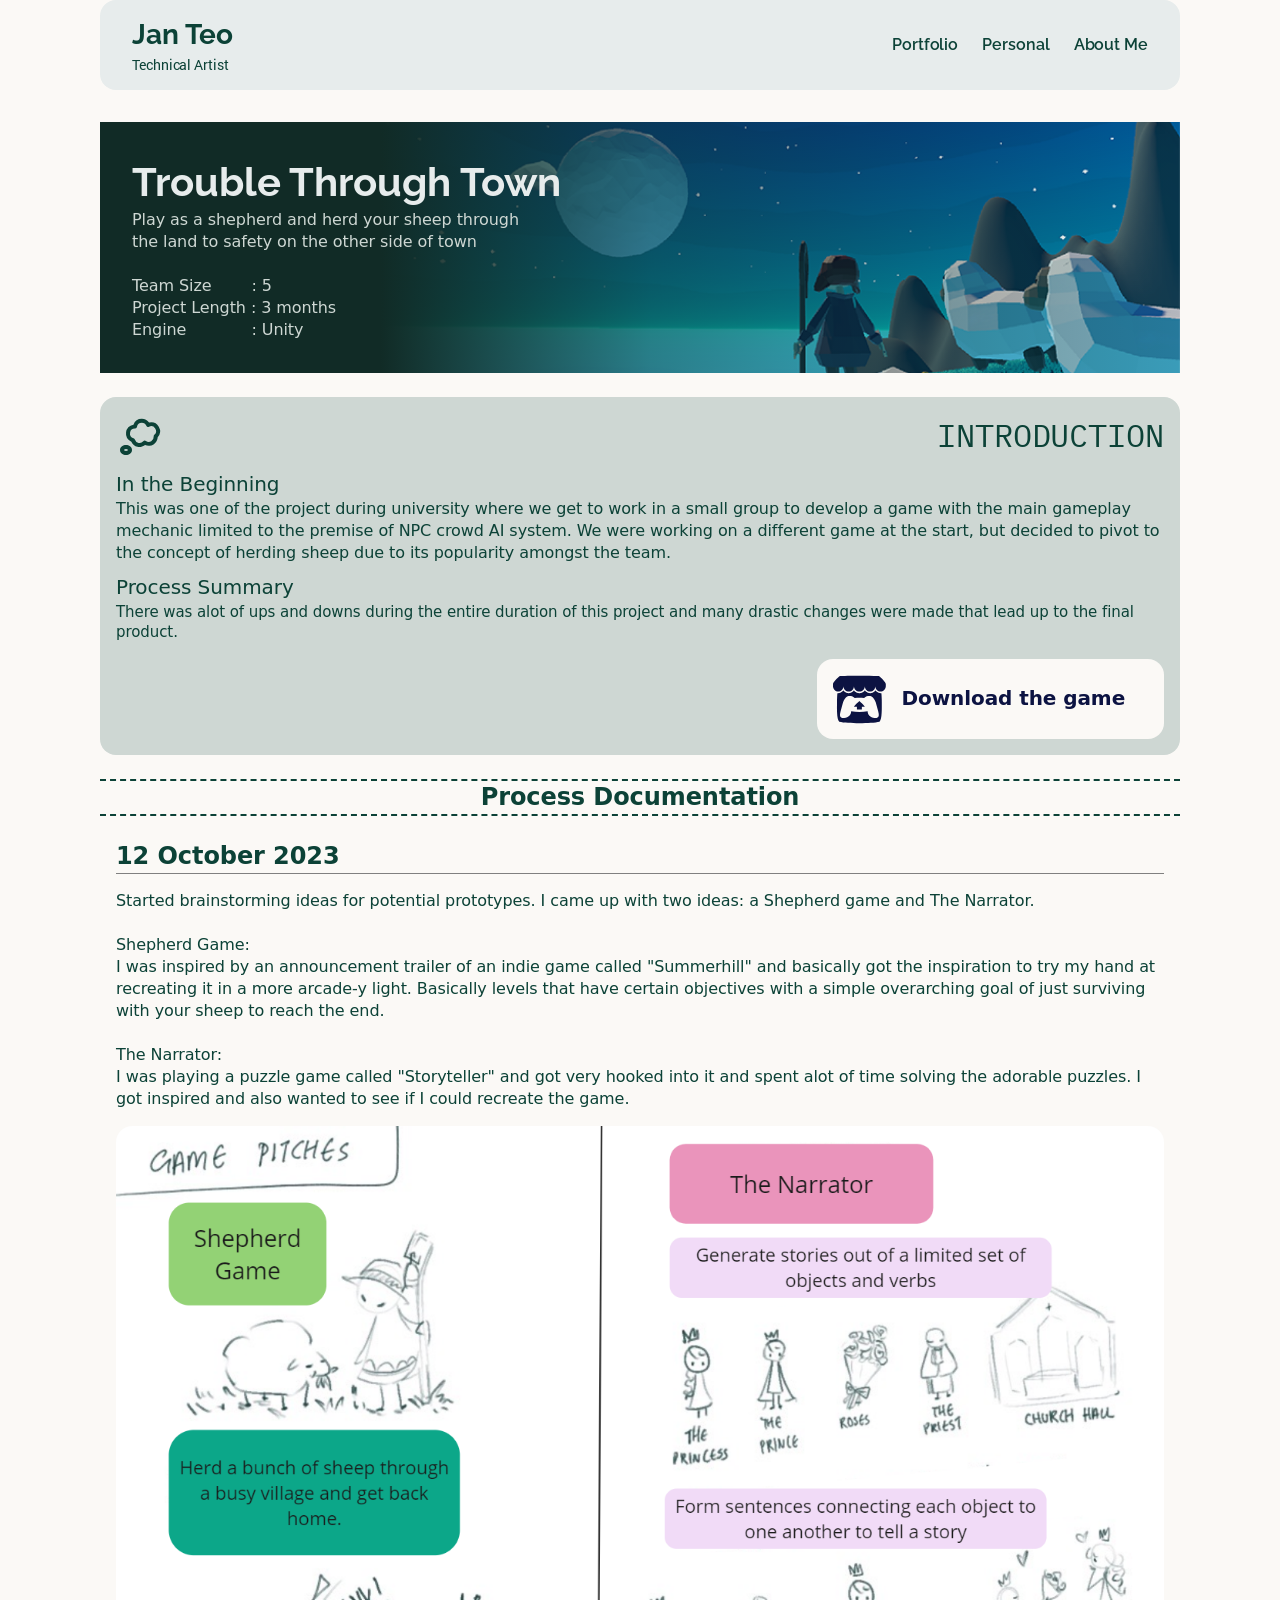
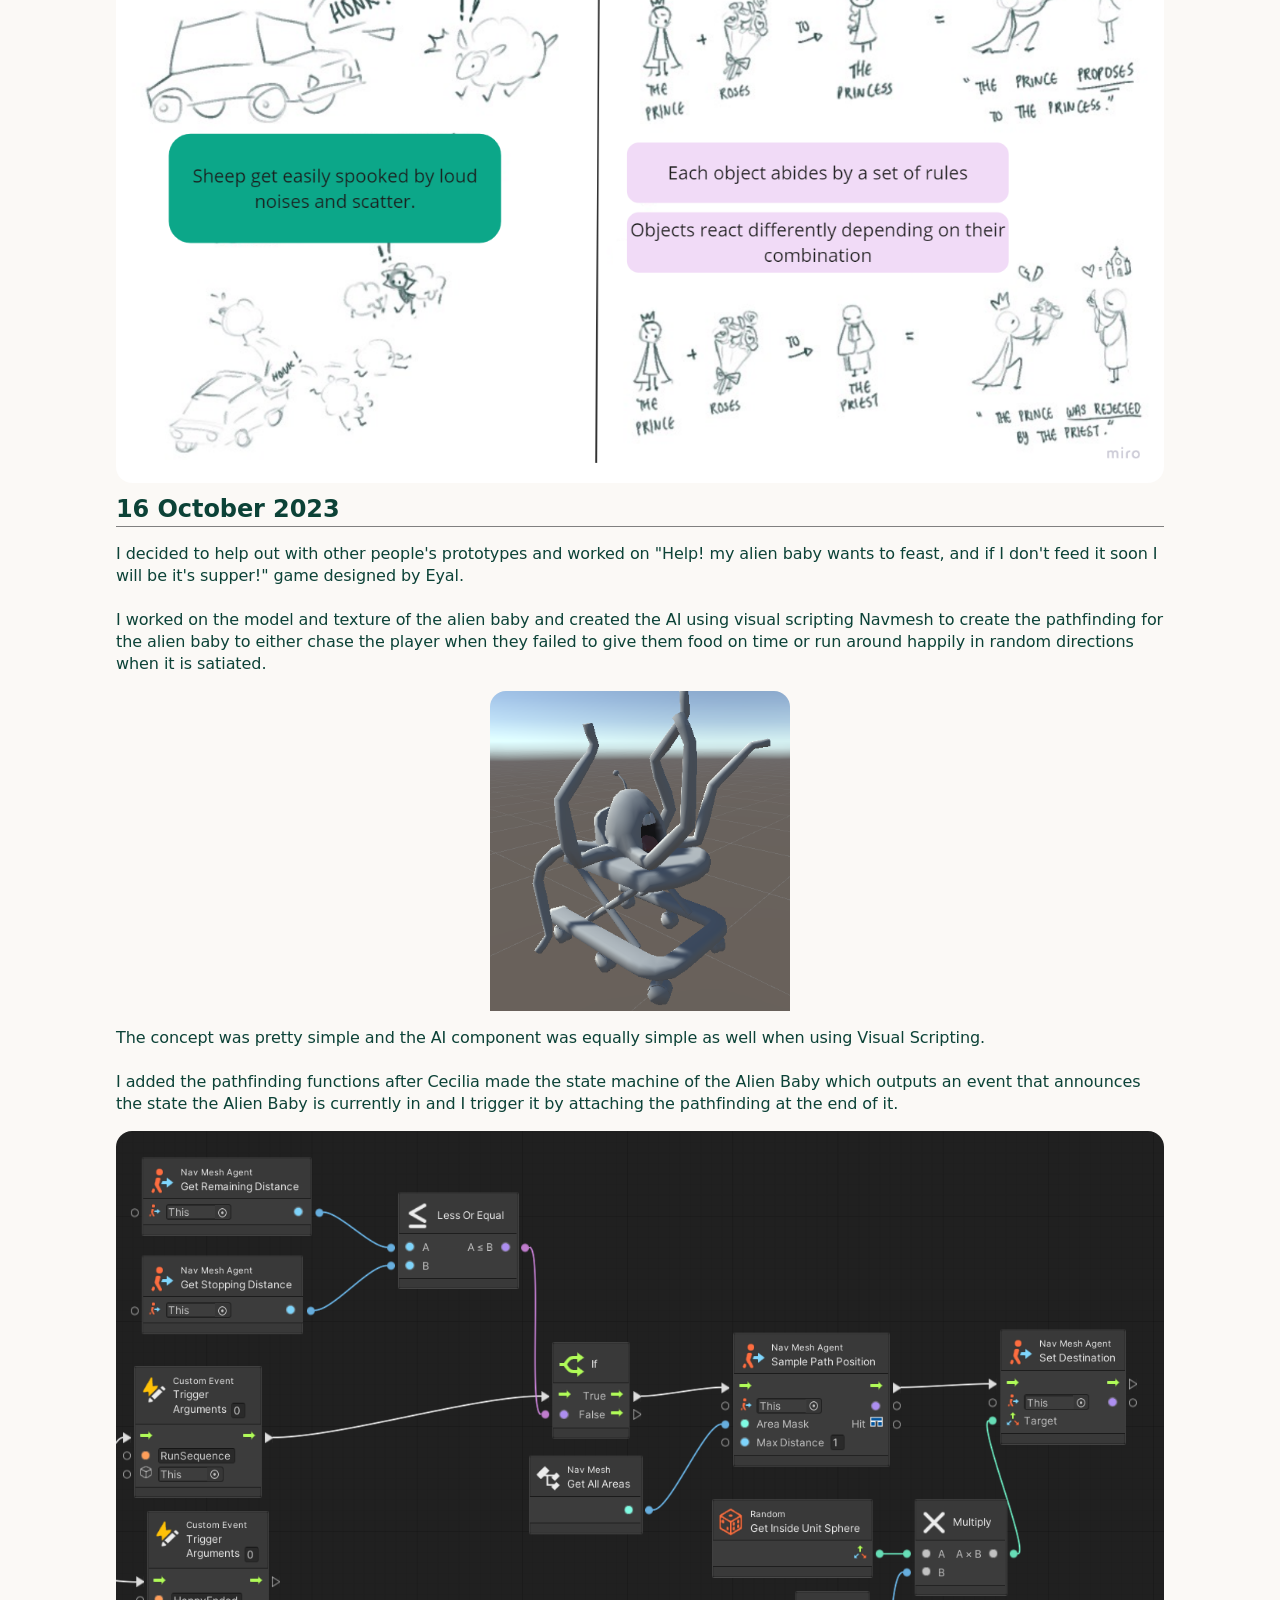
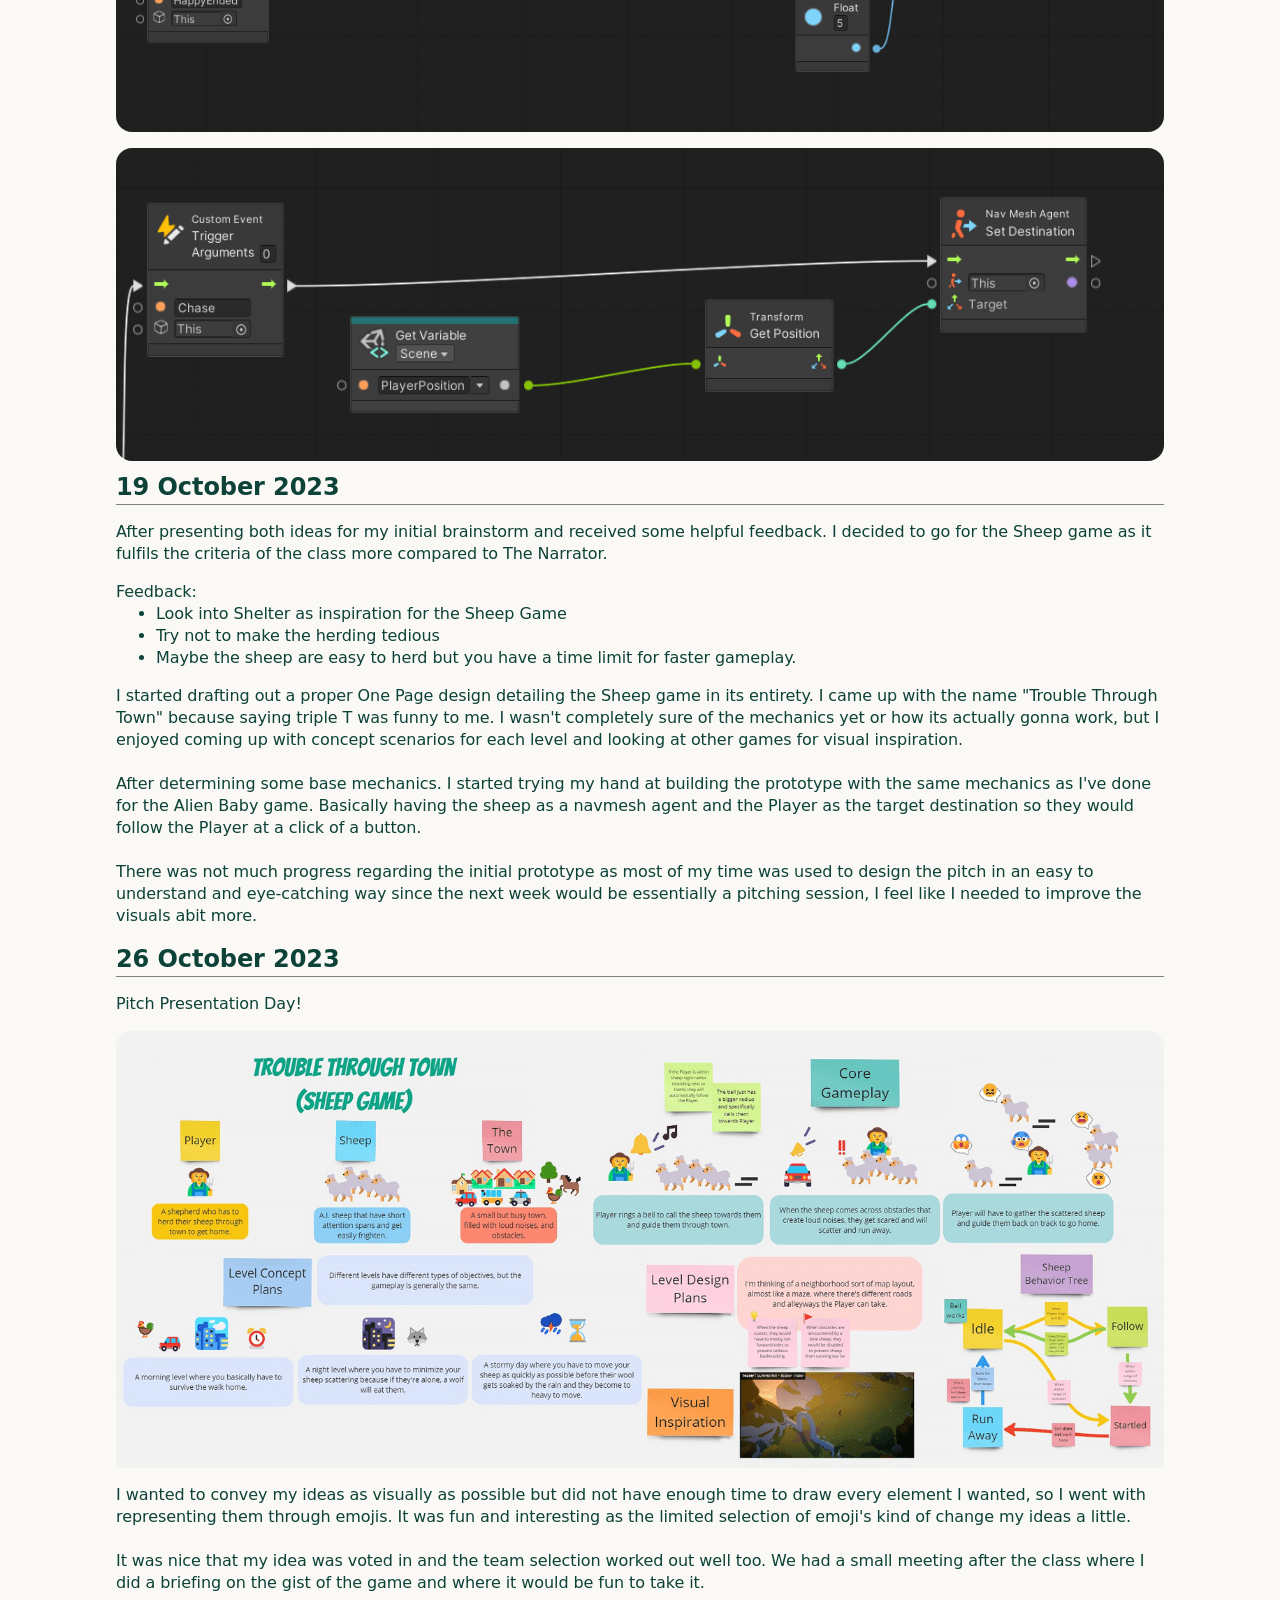
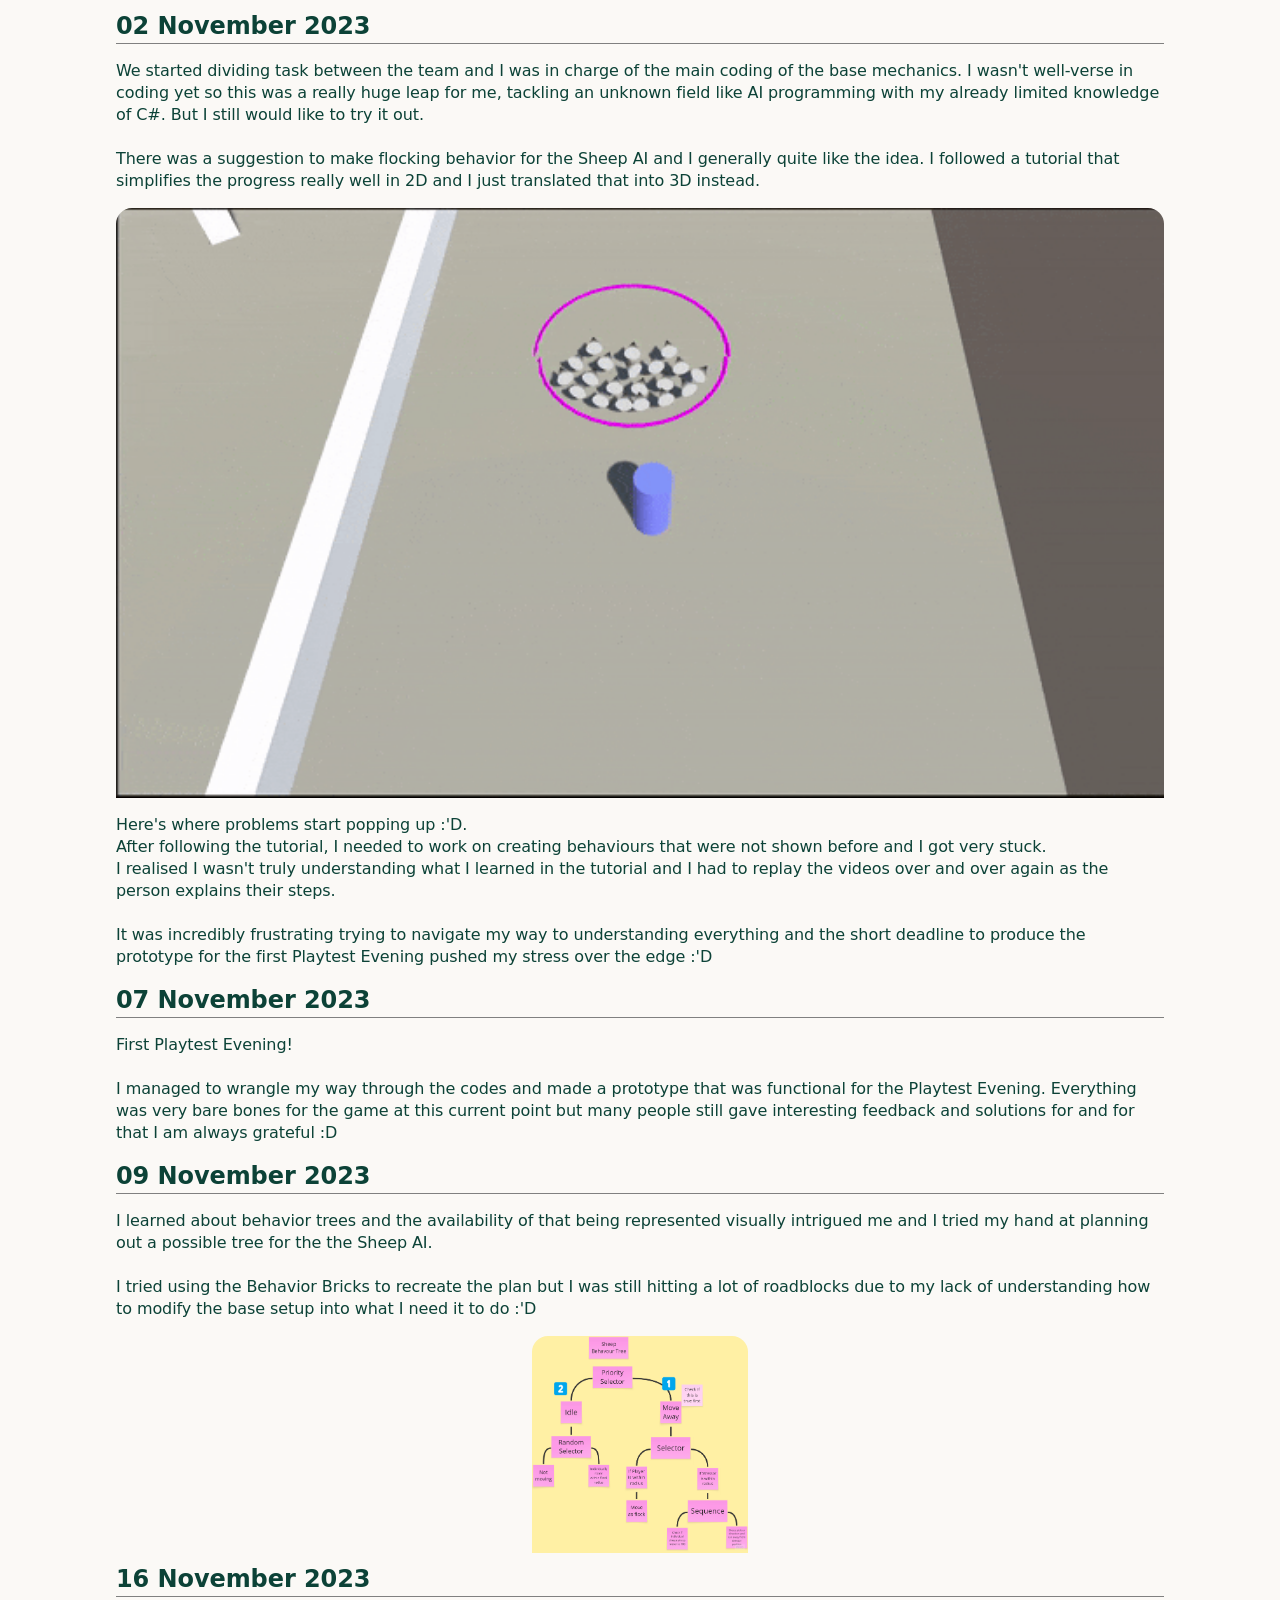
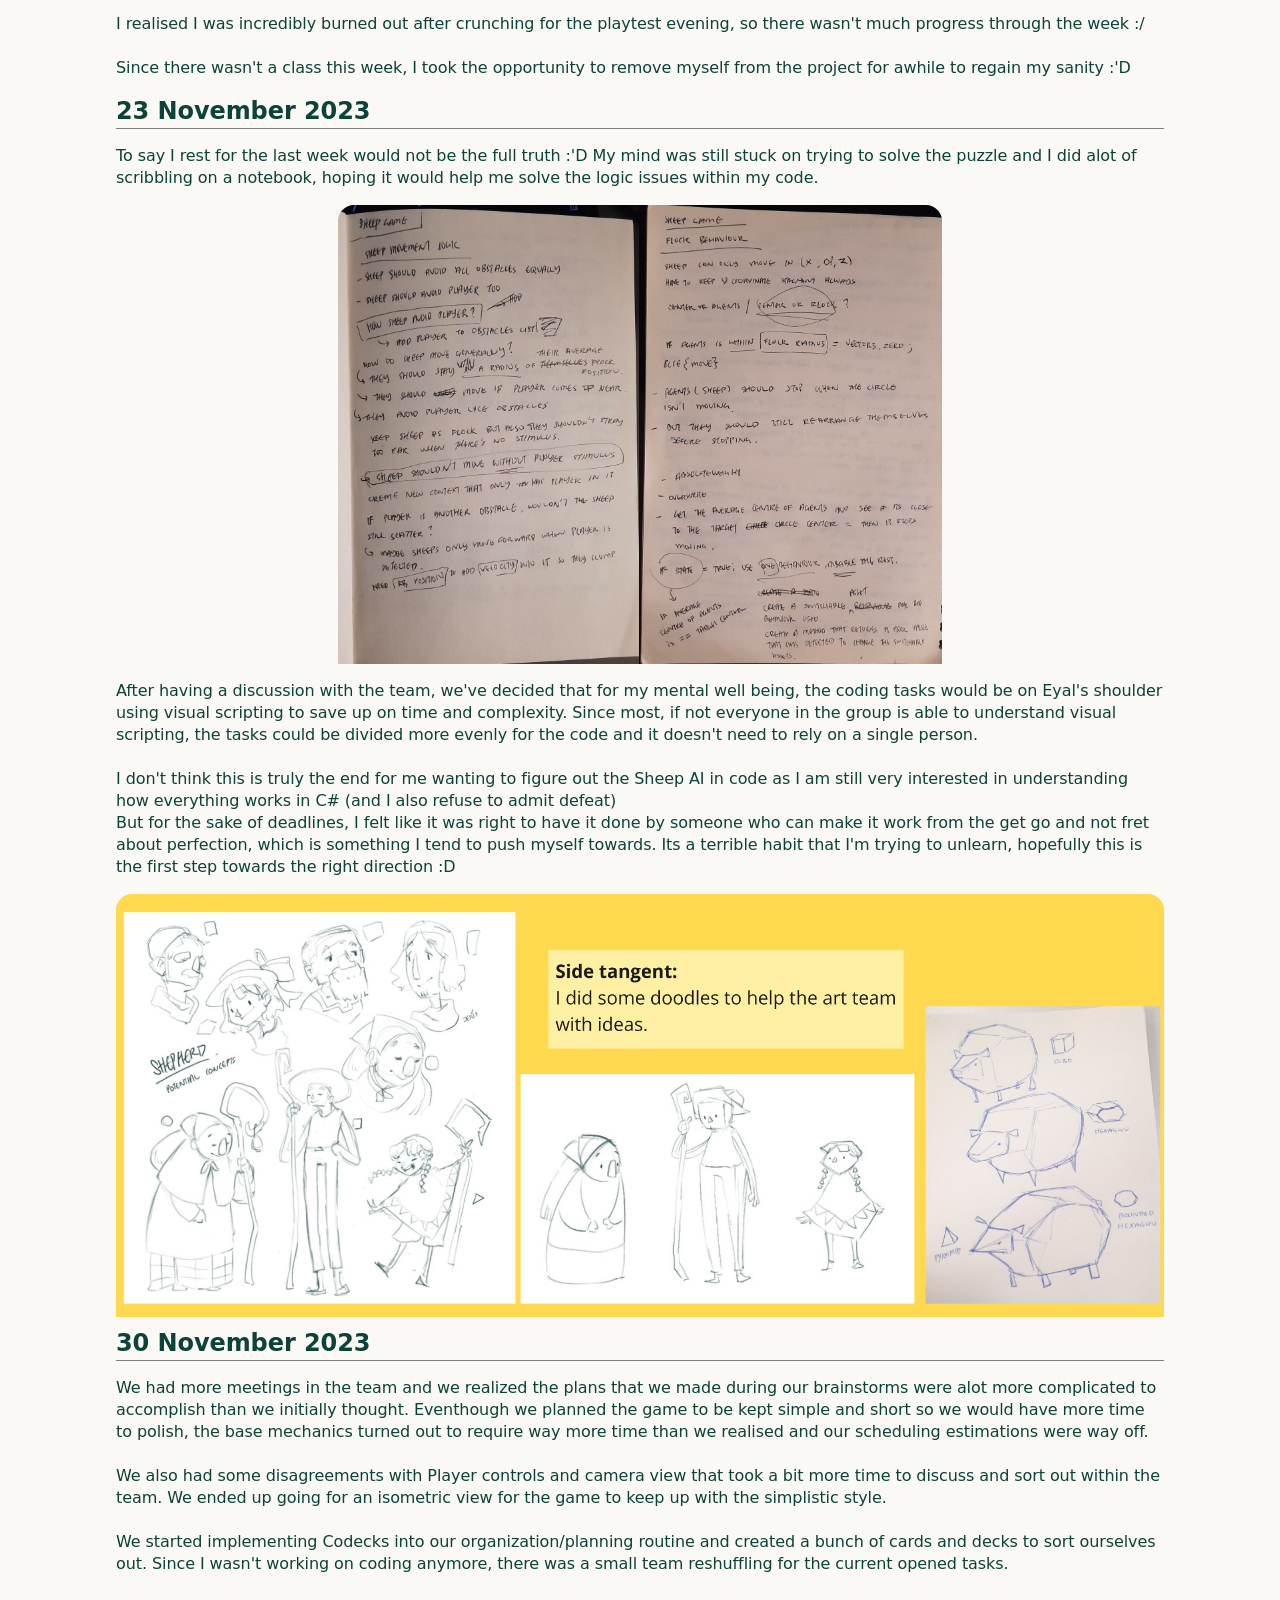
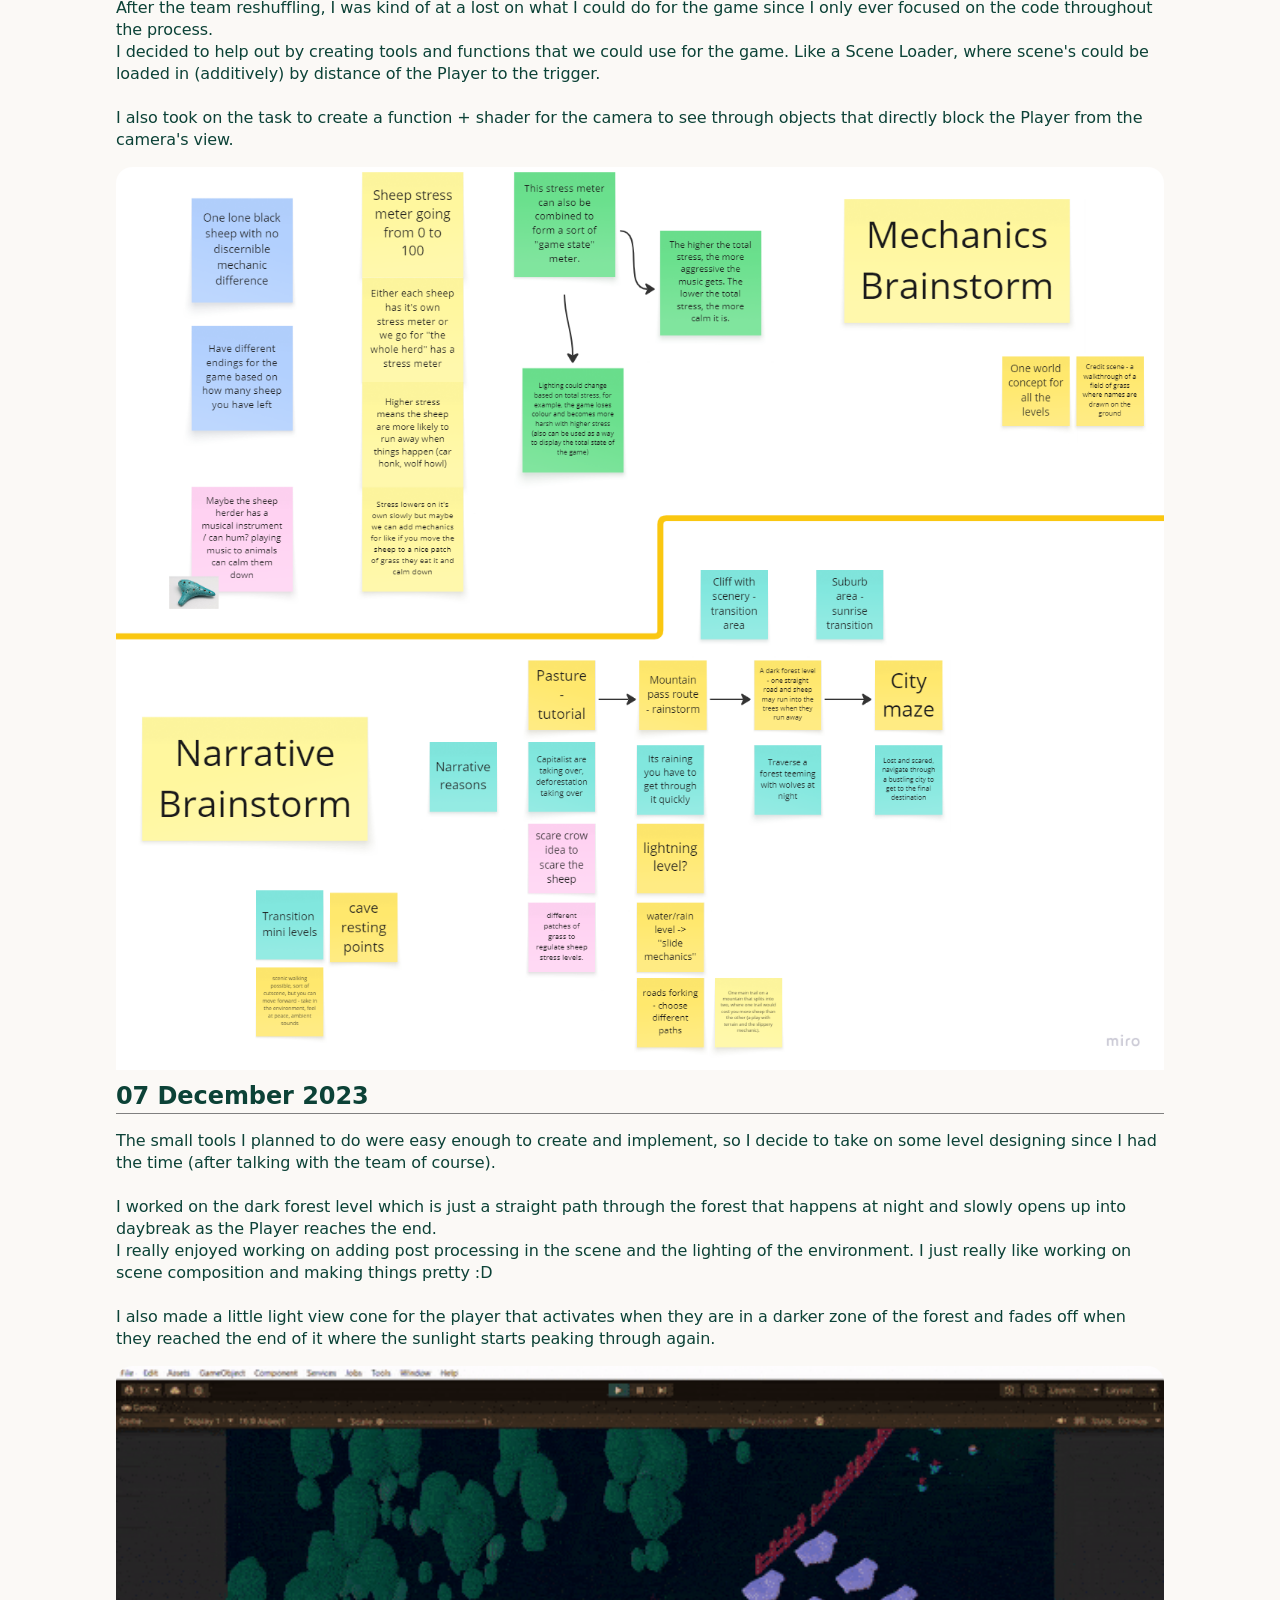
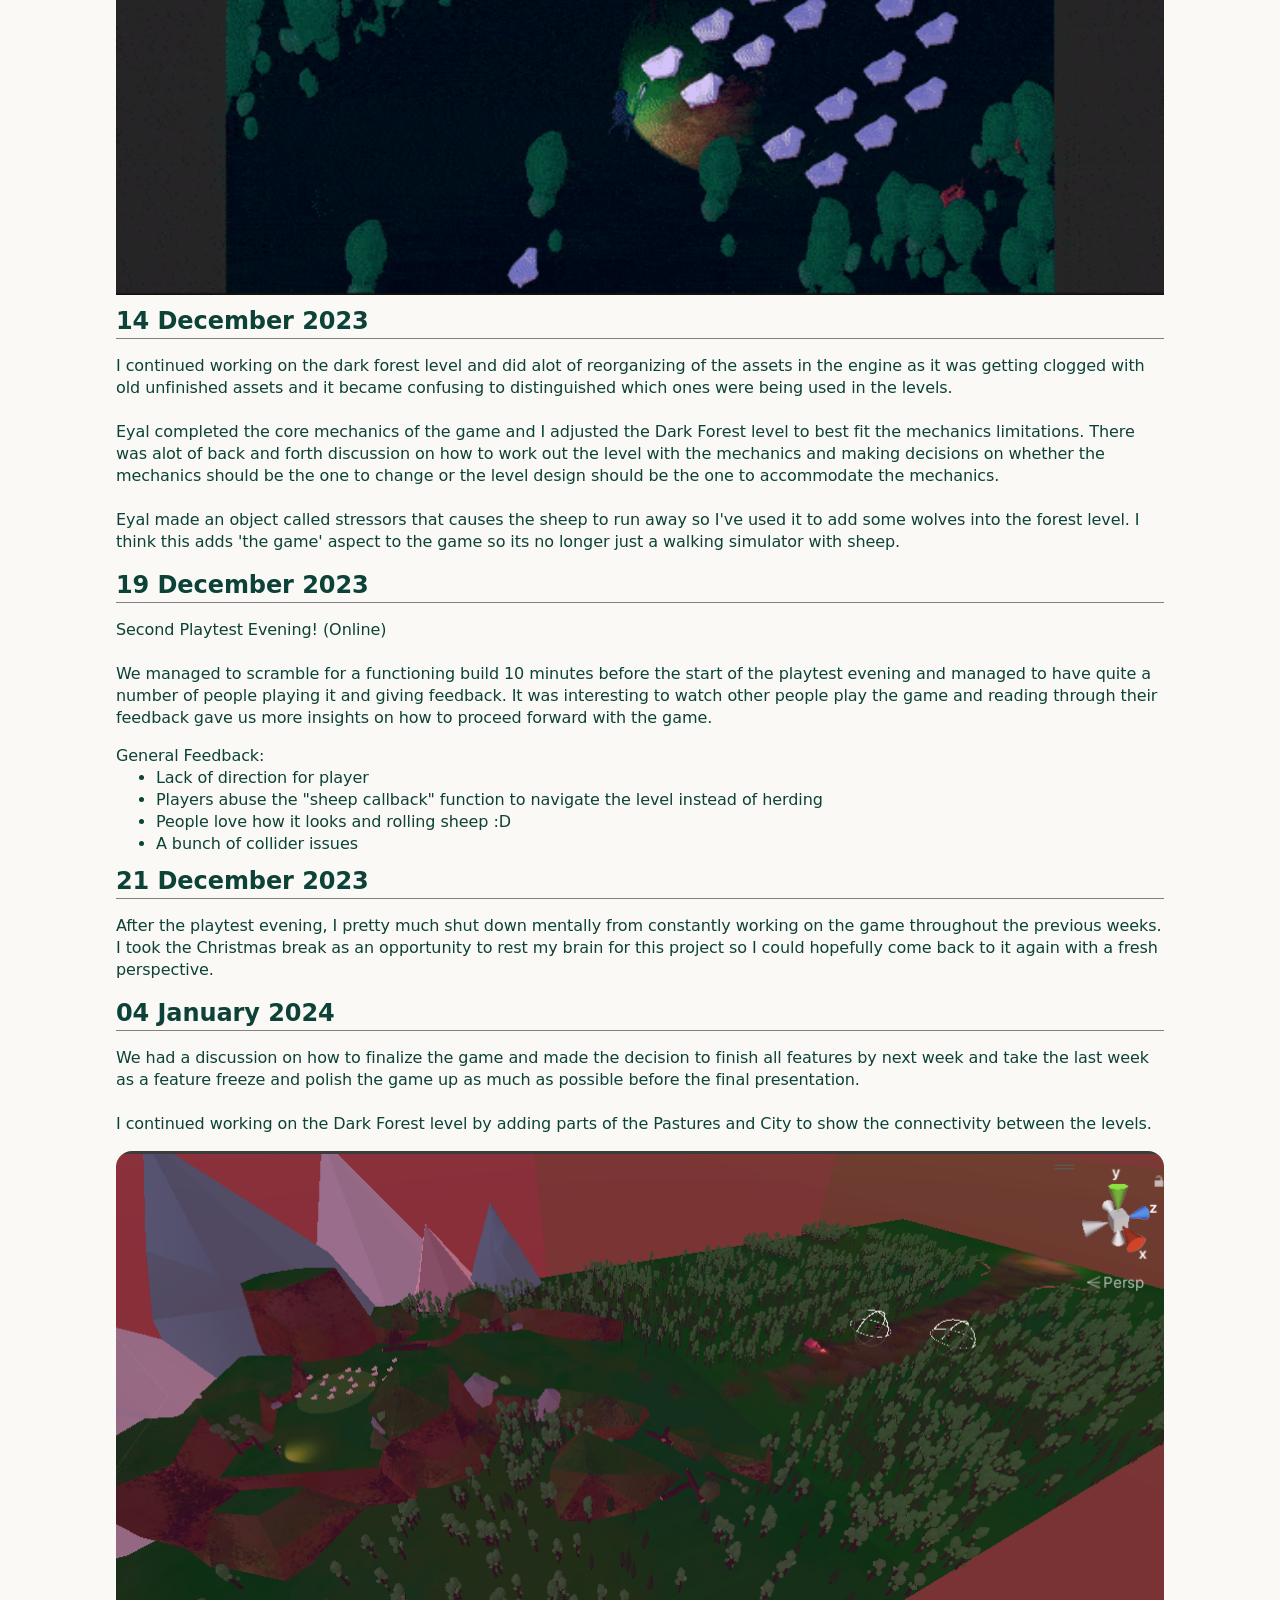
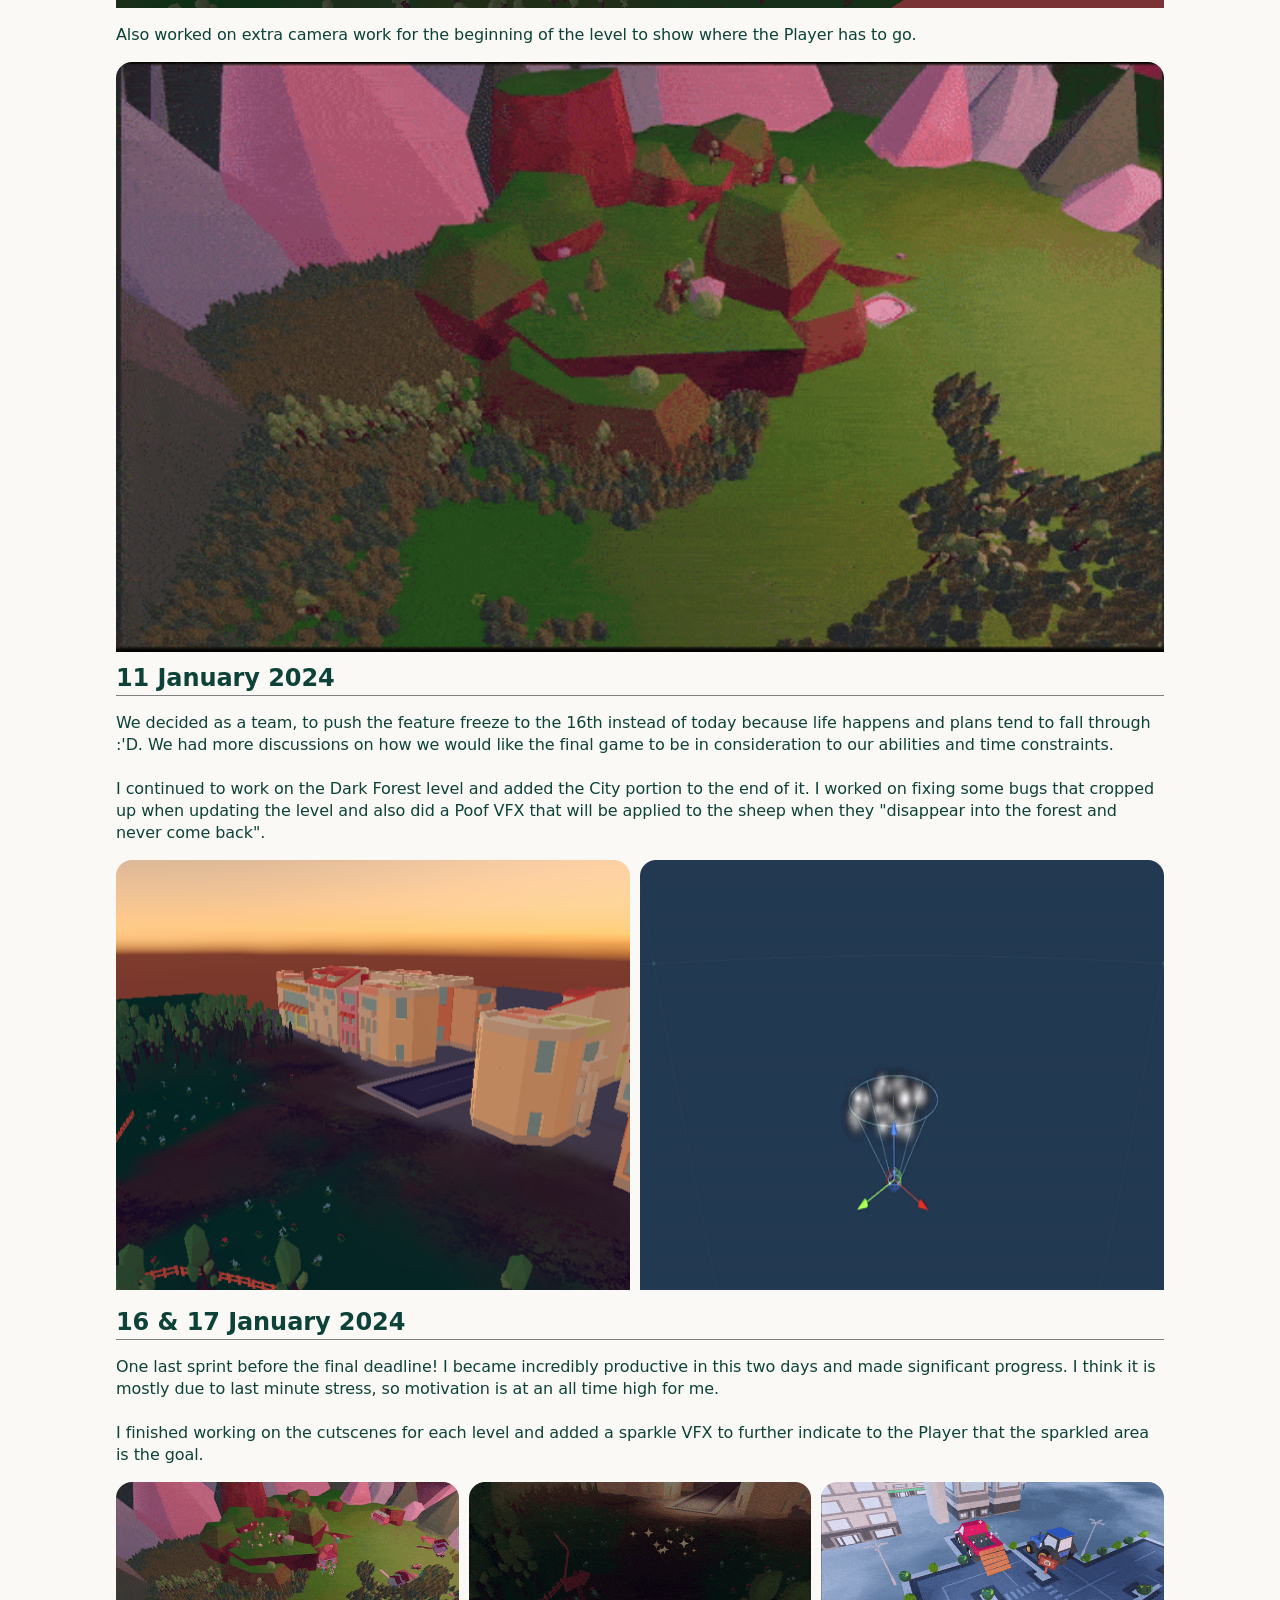
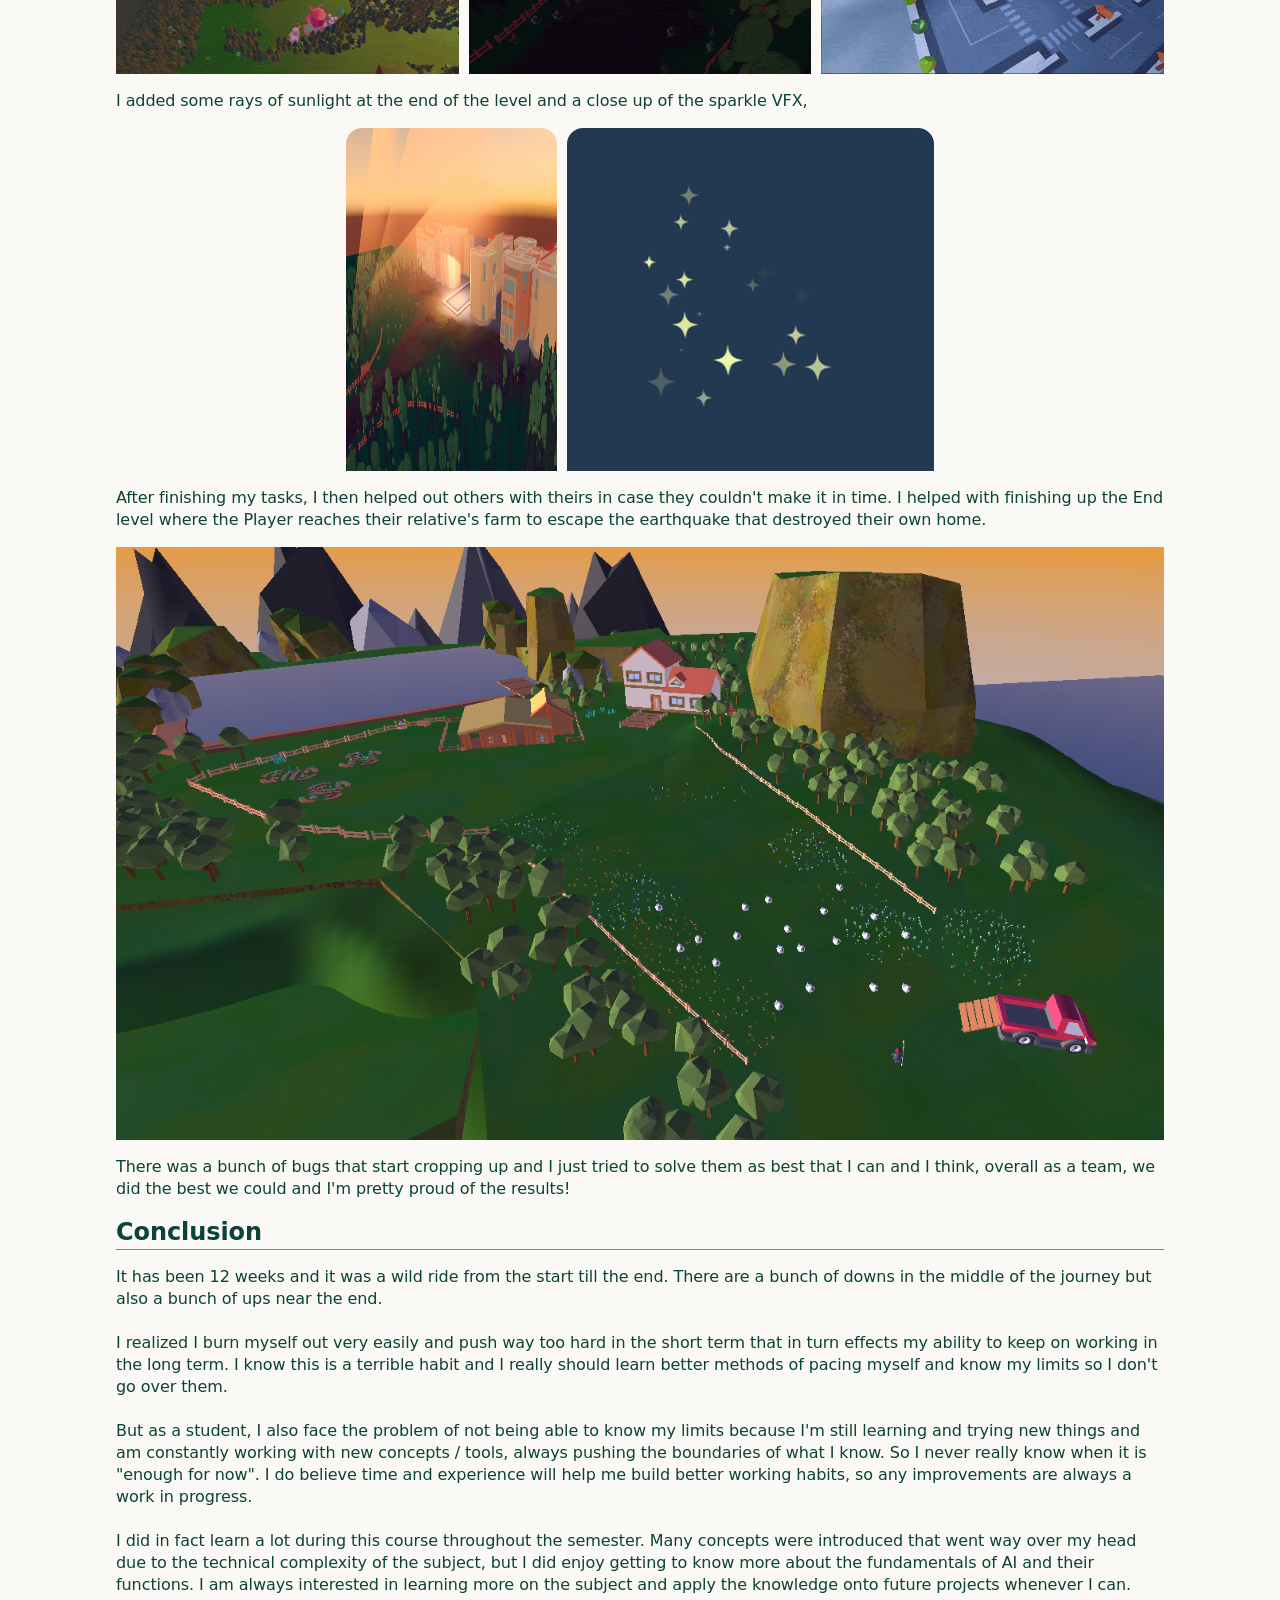
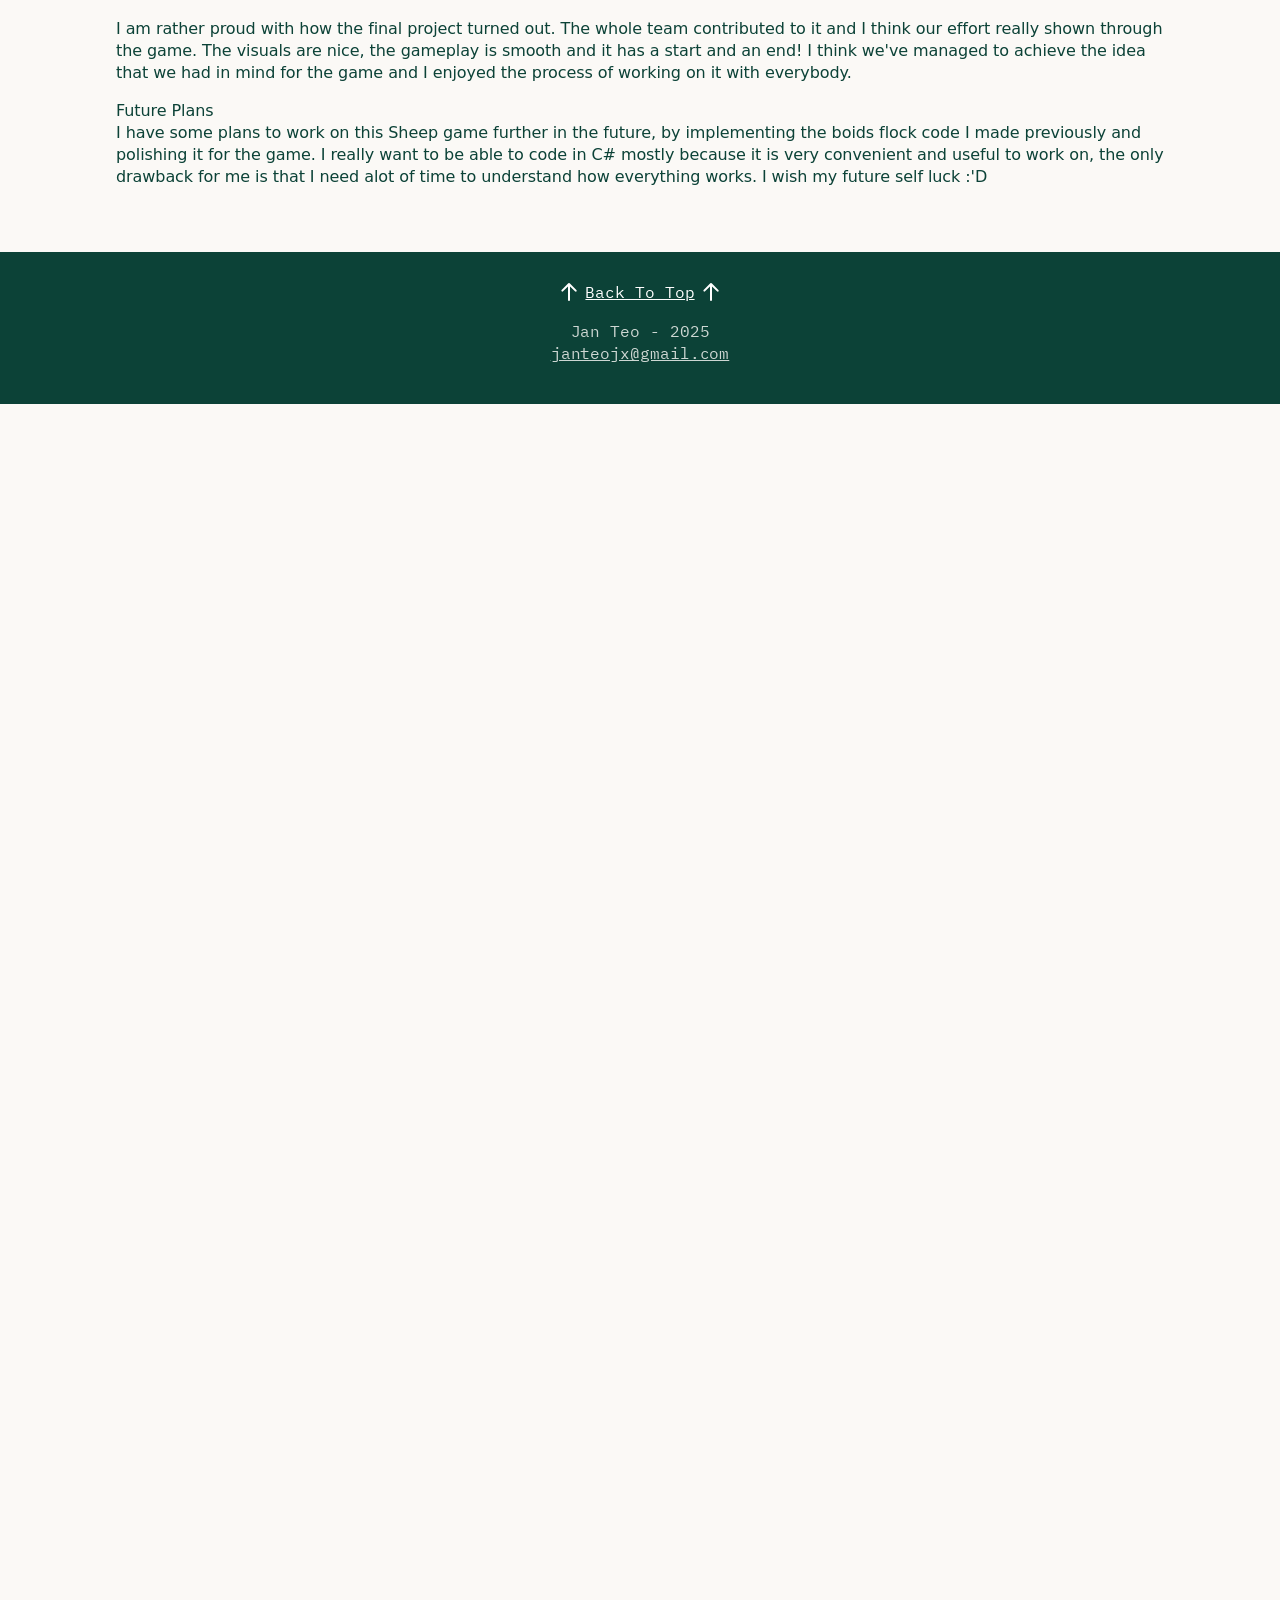
<file: articles/ttt/index.html>
<!doctype html>
<html
  lang="en"
  data-ws-project="4ed395ea-421b-4d47-955a-c3760f78598f"
  data-ws-last-published="2025-10-25T14:59:06.203Z"
>
  <head>
    <link
      rel="stylesheet"
      type="text/css"
      href="/assets/static/app_generated_index-6937cd5a.BFbxs8ka.css"
    />
    <meta charset="UTF-8" />
    <meta name="viewport" content="width=device-width,initial-scale=1" />
    <meta property="og:url" content="https://url/articles/ttt" />
    <title>Project - TTT</title>
    <meta property="og:title" content="Project - TTT" />
    <meta property="og:type" content="website" />
    <meta property="og:site_name" content="portfolio" />
    <meta property="og:image" />
    <meta name="robots" content="noindex, nofollow" />
    <meta property="twitter:card" content="summary_large_image" />
    <link rel="icon" href="/assets/Favicon_-zaAiaX0AO3avMqzFpwQw.png" />
    <link
      rel="preload"
      href="/assets/IBMPlexMono-Regular_XEb7jeg5C_8SVKdyQOvTE.ttf"
      as="font"
      crossorigin="anonymous"
    />
    <link
      rel="preload"
      href="/assets/InterVariable_qDqxtwB6S7W69tcm-FSxu.woff2"
      as="font"
      crossorigin="anonymous"
    />
    <link
      rel="preload"
      href="/assets/Roboto-Regular_Z0w1bXtk6PIycLE4xZbAP.ttf"
      as="font"
      crossorigin="anonymous"
    />
    <link
      rel="preload"
      href="/assets/IBMPlexMono-Bold_UaOtoEYPT3lKzhZXJ2H2W.ttf"
      as="font"
      crossorigin="anonymous"
    />
    <link
      rel="preload"
      href="/assets/Raleway-VariableFont_wght_H9KxUdK8l4MoIpyd0hqUg.ttf"
      as="font"
      crossorigin="anonymous"
    />
    <link
      rel="preload"
      href="/assets/TTT_banner_flip_IKoP4wkhvYHM4otAcDyNe.png"
      as="image"
    />
    <script type="application/ld+json">
      {
        "@context": "https://schema.org",
        "@type": "WebSite",
        "name": "portfolio",
        "url": "https://url"
      }
    </script>
  </head>
  <body id="process_top" class="w-body c1ns98mi">
    <div style="display: contents">
      <div style="display: contents">
        <header
          class="w-box c1357293 c9jnjeu c1y6imu0 c3qzgd0 czr2pxy c1xzl1u9 cry9bxc ca4qjwu c1cdc69r c13gq7xy c1lfjoq7 c1fo9lv5 c1qyy4dh c1wt8a7g cavd3zn"
        >
          <div
            class="w-box cry9bxc c1lxiyww ct02u4h c1z0l37u c1ml0hr7 c14e0sxh c1fd0kk1 cpjowtb c11gzs80 cv2gy63 cxn73lu c5dy17i c1hsfuam c1fw2gxr ct8vr6u cnu4kgu c1yb3n9o cbrrmm8 cuo9dm5 c5egcmi c1qyy4dh c1llqm3g c1mcu1jn cr1aip5 c1xzir7e cm7fzb7 cxuma7n"
          >
            <a href="/#home" class="w-element cir85gx c135vpv5 c1llqm3g"
              ><div class="w-element cj19xlp">
                <h1 class="w-element c2wmpdl c11dowh9">Jan Teo</h1>
                <p class="w-element ce1u2as">Technical Artist</p>
              </div></a
            >
            <nav
              aria-label="main"
              class="w-box cry9bxc c1qyy4dh ct02u4h c1fhkm63 clv8gve cc3dq2t"
            >
              <nav
                aria-label="Main"
                data-orientation="horizontal"
                dir="ltr"
                class="w-navigation-menu czr2pxy"
              >
                <div style="position: relative">
                  <ul
                    data-orientation="horizontal"
                    class="w-menu-list cry9bxc c1fhkm63 cqeb86t c1admj5d c34dwh1 c1qyy4dh c1t3frhm c10zkoym ct8c5y2 c1pqbrmo c2wmpdl c1cb3y4c c1n13r54 c18knjwi"
                    dir="ltr"
                  >
                    <li data-ws-index="0" class="w-menu-item">
                      <a
                        href="/aboutme#aboutme"
                        class="w-link cl60rel c1ib9cr2 csru8nn c1hz2opz c1c9nyn co9inq6 c18nx7en c13zjl4p c1llqm3g ch11gwv c1md20bl c1e892th c1qyy4dh ct02u4h c1e7helk c1l0vha7 csyy8v5 c1bc2i7x c17r8x7j c135vpv5 c6k8nt0 c10psnxv cb06ied cocvd96 c4j0o1n c12mjb61"
                        >About Me</a
                      >
                    </li>
                    <li data-ws-index="1" class="w-menu-item">
                      <a
                        href="/personal#blogs"
                        class="w-link cl60rel c1ib9cr2 csru8nn c1hz2opz c1c9nyn co9inq6 c18nx7en c13zjl4p c1llqm3g ch11gwv c1md20bl c1e892th c1qyy4dh ct02u4h c1e7helk c1l0vha7 csyy8v5 c1bc2i7x c17r8x7j c135vpv5 c6k8nt0 c10psnxv cb06ied cocvd96 c4j0o1n c12mjb61"
                        >Personal</a
                      >
                    </li>
                    <li data-ws-index="2" class="w-menu-item">
                      <a
                        href="/#Portfolio"
                        class="w-link cl60rel c1ib9cr2 csru8nn c1hz2opz c1c9nyn co9inq6 c18nx7en c13zjl4p c1llqm3g ch11gwv c1md20bl c1e892th c1qyy4dh ct02u4h c1e7helk c1l0vha7 csyy8v5 c1bc2i7x c17r8x7j c135vpv5 c6k8nt0 c10psnxv cb06ied cocvd96 c4j0o1n c12mjb61"
                        >Portfolio</a
                      >
                    </li>
                  </ul>
                </div>
              </nav>
            </nav>
            <div class="w-box cwvpjlf cx6c9kw c1rstvfo c1bulmrh">
              <button
                type="button"
                aria-label="Open mobile menu"
                class="w-button c1b44psv cjtzmec c12n5uks csb0ifw cg5j03k c8od1c4 c135vpv5 caafw5v csru8nn c1md20bl c1e892th c16xs6ny ct02u4h c1hz2opz c1c9nyn co9inq6 c18nx7en c13zjl4p c1cb3y4c c1h3d6dm cuj80l1 ct8vr6u c1muyosp cvw3fbs cjhfojh c1cmxm2w c2c7i6t c1r2vfc1 c1j33arz cl8xzcs c6y7agi c1yyiwwo c1vy1xjw cl60rel c1ib9cr2 cb06ied c1ro4ucl c1s5r7yb c1ggkywf cv7lanz cldcmjh cow30mz c1k6tqmo c1oxjrsz csud216 c1xiy5b1 cq7d8me c157000q c1bpmp3z c1ycnvnd"
                aria-haspopup="dialog"
                aria-expanded="false"
                aria-controls="radix-:R6m:"
                data-state="closed"
              >
                <div class="w-html-embed">
                  <svg
                    xmlns="http://www.w3.org/2000/svg"
                    viewBox="0 0 22 22"
                    fill="currentColor"
                    width="100%"
                    height="100%"
                    style="display: block"
                    aria-hidden="true"
                  >
                    <path
                      fill-rule="evenodd"
                      d="M2 5.998a.75.75 0 0 1 .75-.75h16.5a.75.75 0 0 1 0 1.5H2.75a.75.75 0 0 1-.75-.75Zm0 5.5a.75.75 0 0 1 .75-.75h16.5a.75.75 0 0 1 0 1.5H2.75a.75.75 0 0 1-.75-.75Zm0 5.5a.75.75 0 0 1 .75-.75h16.5a.75.75 0 0 1 0 1.5H2.75a.75.75 0 0 1-.75-.75Z"
                      clip-rule="evenodd"
                    />
                  </svg>
                </div>
              </button>
            </div>
          </div>
        </header>
        <div class="w-html-embed ck3af4j c19v6zpy">
          <style>
            * {
              /* Remove preset margins on everything so they can be applied where we want. */
              margin: 0;
              /* Make links scroll to their sections smoothly. */
              scroll-behavior: smooth;
            }
          </style>
        </div>
      </div>
    </div>
    <section class="w-box c1p5dms8 cq4mlzy c19hobtd cl05ukp">
      <div
        class="w-box c1357293 c9jnjeu c1y6imu0 c3qzgd0 czr2pxy c1xzl1u9 cry9bxc c10zkoym ct8c5y2 c13gq7xy c1lfjoq7 c1qyy4dh ct02u4h c17xbrdu"
      >
        <div
          class="w-box cry9bxc c1lfjoq7 ct8c5y2 c10zkoym c16xs6ny ct02u4h c1qom380 cef09oj c158qw7a c12hsjsj c1ru090q c1syziaj c19ffyra cz2aw51 cakjhhm cnqbj7z c1mcu1jn cx5af4w"
        >
          <div
            class="w-box cauqto8 c1lfjoq7 c10mkqwx c16xs6ny ct02u4h c1mcu1jn cgn90jy chgdsgq"
          >
            <h2
              class="w-heading c1dxq9cf c11dowh9 c1qi8d0g c2wmpdl c74kosi c1x4yn0w cuj80l1 c1dhz37v"
            >
              Trouble Through Town
            </h2>
            <p
              class="w-paragraph coq6ld c3fmn7t c12ho6o0 c1x4yn0w cuj80l1 c10psnxv c1dhz37v"
            >
              Play as a shepherd and herd your sheep through the land to safety
              on the other side of town<br /><br />Team Size : 5<br />Project
              Length : 3 months<br />Engine : Unity
            </p>
          </div>
        </div>
        <div
          class="w-box c1vlqdzi colzpbp c1t3frhm c10zm77i c12n5uks csb0ifw cg5j03k c8od1c4 cckz8kx"
        >
          <div
            class="w-box cn6056e c1117wcl c1lxiyww c18v2pa2 c16xs6ny cry9bxc c1mcu1jn c5m8ase clv8gve"
          >
            <div
              class="w-html-embed csru8nn c1qyy4dh ct02u4h c10zkoym ct8c5y2 c1kzehto c1llqm3g c1r4meuw"
            >
              <svg
                xmlns="http://www.w3.org/2000/svg"
                width="100%"
                height="100%"
                viewBox="0 0 24 24"
              >
                <g fill="none" fill-rule="evenodd">
                  <path
                    d="M24 0v24H0V0h24ZM12.594 23.258l-.012.002l-.071.035l-.02.004l-.014-.004l-.071-.036c-.01-.003-.019 0-.024.006l-.004.01l-.017.428l.005.02l.01.013l.104.074l.015.004l.012-.004l.104-.074l.012-.016l.004-.017l-.017-.427c-.002-.01-.009-.017-.016-.018Zm.264-.113l-.014.002l-.184.093l-.01.01l-.003.011l.018.43l.005.012l.008.008l.201.092c.012.004.023 0 .029-.008l.004-.014l-.034-.614c-.003-.012-.01-.02-.02-.022Zm-.715.002a.023.023 0 0 0-.027.006l-.006.014l-.034.614c0 .012.007.02.017.024l.015-.002l.201-.093l.01-.008l.003-.011l.018-.43l-.003-.012l-.01-.01l-.184-.092Z"
                  />
                  <path
                    fill="currentColor"
                    d="M5 16c.748 0 1.463.226 2.014.64c.552.413.986 1.06.986 1.86s-.434 1.447-.986 1.86c-.55.414-1.266.64-2.014.64c-.748 0-1.463-.226-2.014-.64C2.434 19.948 2 19.3 2 18.5s.434-1.447.986-1.86C3.536 16.225 4.252 16 5 16Zm0 2c-.357 0-.641.11-.814.24c-.123.092-.165.17-.18.218L4 18.5l.007.042c.014.048.056.126.179.219c.173.13.457.239.814.239c.357 0 .641-.11.814-.24c.123-.092.165-.17.18-.218L6 18.5l-.007-.042c-.014-.048-.056-.126-.179-.219C5.641 18.11 5.357 18 5 18Zm7.923-15.115c1.487 0 2.803.727 3.613 1.844a4.462 4.462 0 0 1 4.309 7.344a4.462 4.462 0 0 1-6.296 3.956a4.462 4.462 0 0 1-6.87-1.707A4.462 4.462 0 0 1 8.725 5.83a4.462 4.462 0 0 1 4.197-2.945Zm0 2a2.462 2.462 0 0 0-2.427 2.05a1 1 0 0 1-.888.83l-.146.004a2.462 2.462 0 0 0-.716 4.818a1 1 0 0 1 .667.667a2.463 2.463 0 0 0 4.224.889a1 1 0 0 1 1.333-.166a2.462 2.462 0 0 0 3.867-2.225a1 1 0 0 1 .333-.832a2.462 2.462 0 0 0-2.665-4.078a1 1 0 0 1-1.333-.5a2.462 2.462 0 0 0-2.249-1.457Z"
                  />
                </g>
              </svg>
            </div>
            <div class="w-box c1lxiyww c1mcu1jn c18v2pa2">
              <div class="w-text c12sm2j2 c1llqm3g cnbspdo cyqk3ni cl7jefz">
                Introduction
              </div>
            </div>
          </div>
          <div class="w-box cn6056e c1117wcl c1lfjoq7">
            <div class="w-text c16tlm18 c1llqm3g c1eyv08h">
              In the Beginning
            </div>
            <p class="w-paragraph c1llqm3g">
              This was one of the project during university where we get to work
              in a small group to develop a game with the main gameplay mechanic
              limited to the premise of NPC crowd AI system. We were working on
              a different game at the start, but decided to pivot to the concept
              of herding sheep due to its popularity amongst the team.
            </p>
            <div class="w-text c16tlm18 c1llqm3g c1eyv08h">Process Summary</div>
            <p class="w-paragraph c1llqm3g coyqk5m">
              There was alot of ups and downs during the entire duration of this
              project and many drastic changes were made that lead up to the
              final product.
            </p>
          </div>
          <a
            href="https://thegingerharris.itch.io/trouble-through-town"
            class="w-element c135vpv5 cry9bxc c1lfjoq7 c1c2j90z cbb9sc4"
            ><div
              class="w-box ceu66s9 c12ae6v5 c1lxiyww colzpbp cc1qqvk c1ns98mi cry9bxc c1qyy4dh c12n5uks csb0ifw cg5j03k c8od1c4 cgn90jy cmn85xq ct02u4h cckz8kx c1dbld2k"
            >
              <div
                class="w-html-embed csru8nn c1qyy4dh ct02u4h c10zkoym ct8c5y2 c1kzehto cwnr7so"
              >
                <svg
                  xmlns="http://www.w3.org/2000/svg"
                  width="110%"
                  height="110%"
                  viewBox="0 0 32 32"
                >
                  <path
                    fill="currentColor"
                    d="M4.172 1.787C2.776 2.615.027 5.771 0 6.599v1.375c0 1.735 1.625 3.267 3.099 3.267c1.771 0 3.251-1.469 3.251-3.213c0 1.744 1.421 3.213 3.197 3.213c1.771 0 3.151-1.469 3.151-3.213c0 1.744 1.516 3.213 3.287 3.213h.032c1.776 0 3.291-1.469 3.291-3.213c0 1.744 1.381 3.213 3.152 3.213s3.197-1.469 3.197-3.213c0 1.744 1.475 3.213 3.245 3.213c1.479 0 3.104-1.532 3.104-3.267V6.599c-.032-.828-2.776-3.984-4.177-4.812c-4.339-.156-7.344-.183-11.823-.183c-4.484.005-10.593.073-11.828.183zm8.505 8.634a3.67 3.67 0 0 1-.625.797v.005a3.727 3.727 0 0 1-2.599 1.057a3.692 3.692 0 0 1-2.599-1.063a3.41 3.41 0 0 1-.6-.787c-.167.297-.4.552-.645.787A3.71 3.71 0 0 1 3.01 12.28h-.005a1.08 1.08 0 0 1-.349-.073a55.156 55.156 0 0 0-.224 3.937v.005c-.005.527-.005.953-.011 1.552c.032 3.115-.307 10.089 1.376 11.803c2.604.604 7.396.88 12.197.885h.005c4.807-.005 9.593-.281 12.197-.885c1.683-1.713 1.344-8.688 1.376-11.803c-.005-.599-.005-1.025-.011-1.552v-.005a52.356 52.356 0 0 0-.224-3.937a1.053 1.053 0 0 1-.349.073h-.005a3.71 3.71 0 0 1-2.599-1.063h.005c-.245-.235-.479-.489-.645-.787h-.005a3.411 3.411 0 0 1-.595.787a3.71 3.71 0 0 1-5.198 0a3.617 3.617 0 0 1-.615-.787l-.011-.016c-.172.308-.38.573-.615.803a3.71 3.71 0 0 1-2.599 1.063h-.005c-.031 0-.068 0-.104-.005c-.036.005-.073.005-.109.005h-.005a3.685 3.685 0 0 1-2.593-1.063a3.418 3.418 0 0 1-.609-.787l-.011-.016zm-2.672 3.454c1.057.005 1.995 0 3.161 1.271c.916-.093 1.875-.14 2.833-.14s1.917.047 2.833.14c1.167-1.271 2.104-1.271 3.161-1.271h.005c.5 0 2.5 0 3.891 3.912l1.495 5.369c1.109 3.995-.355 4.095-2.177 4.095c-2.708-.1-4.208-2.068-4.208-4.037c-1.5.251-3.251.371-5 .371s-3.5-.12-4.995-.371c0 1.969-1.5 3.937-4.208 4.037c-1.828-.005-3.292-.1-2.183-4.095l1.495-5.369c1.396-3.912 3.396-3.912 3.896-3.912zM16 16.953c-.005 0-2.849 2.62-3.364 3.547l1.864-.073v1.625c0 .079.751.047 1.5.011c.749.036 1.495.068 1.495-.011v-1.625l1.869.073C18.849 19.573 16 16.953 16 16.953z"
                  />
                </svg>
              </div>
              <div
                class="w-text cwnr7so c1eyv08h cuj80l1 c12tod73 c1dctkbi c5m8ase cqeb86t c12sm2j2 c135vpv5"
              >
                <b class="w-element">Download the game </b>
              </div>
            </div></a
          >
        </div>
        <h1
          class="w-element c1llqm3g c1qom380 c1qyy4dh c1lfjoq7 c15cml01 cmn85xq ce1ytke c1uv6uxn cacfwr0 c14969jl c1por3pp cj9wdjl c1er9g7j c12q7yv3 ct02u4h c44qnp4 crbkh5v c1mcu1jn c1fhkm63 clv8gve"
        >
          Process Documentation
        </h1>
        <div
          class="w-box c1vlqdzi colzpbp c1t3frhm cauqto8 c1l0vha7 csyy8v5 c1bc2i7x c17r8x7j c1mcu1jn c44qnp4 crbkh5v cq4mlzy c12n5uks csb0ifw cg5j03k c8od1c4 c1fhkm63 clv8gve ct4ao07 couuits"
        >
          <div class="w-box cn6056e c1117wcl c1lfjoq7">
            <div class="w-text c1llqm3g cpull2p c11dowh9">12 October 2023</div>
            <hr class="w-element c269td2 c1l0vha7 csyy8v5 c10mz0pn c1bc2i7x" />
            <p class="w-paragraph c1wzrkfa c16dndnb c1llqm3g">
              Started brainstorming ideas for potential prototypes. I came up
              with two ideas: a Shepherd game and The Narrator.<br /><br />Shepherd
              Game:<br />I was inspired by an announcement trailer of an indie
              game called &quot;Summerhill&quot; and basically got the
              inspiration to try my hand at recreating it in a more arcade-y
              light. Basically levels that have certain objectives with a simple
              overarching goal of just surviving with your sheep to reach the
              end.<br /><br />The Narrator:<br />I was playing a puzzle game
              called &quot;Storyteller&quot; and got very hooked into it and
              spent alot of time solving the adorable puzzles. I got inspired
              and also wanted to see if I could recreate the game.
            </p>
            <div class="w-element cry9bxc c1lfjoq7 c1qyy4dh">
              <img
                alt=""
                src="/assets/TTT_01_cSk0r7KQsOVAhffDYLOSx.png"
                class="w-image c12n5uks csb0ifw cg5j03k c8od1c4 c1mcu1jn"
                sizes="(min-width: 1280px) 50vw, 100vw"
                srcset="
                  /assets/TTT_01_cSk0r7KQsOVAhffDYLOSx.png  384w,
                  /assets/TTT_01_cSk0r7KQsOVAhffDYLOSx.png  640w,
                  /assets/TTT_01_cSk0r7KQsOVAhffDYLOSx.png  750w,
                  /assets/TTT_01_cSk0r7KQsOVAhffDYLOSx.png  828w,
                  /assets/TTT_01_cSk0r7KQsOVAhffDYLOSx.png 1080w,
                  /assets/TTT_01_cSk0r7KQsOVAhffDYLOSx.png 1200w,
                  /assets/TTT_01_cSk0r7KQsOVAhffDYLOSx.png 1920w,
                  /assets/TTT_01_cSk0r7KQsOVAhffDYLOSx.png 2048w,
                  /assets/TTT_01_cSk0r7KQsOVAhffDYLOSx.png 3840w
                "
                decoding="async"
                loading="lazy"
              />
            </div>
          </div>
          <div class="w-box cn6056e c1117wcl c1lfjoq7">
            <div class="w-text c16tlm18 c1llqm3g cpull2p c11dowh9">
              16 October 2023
            </div>
            <hr class="w-element c269td2 c1l0vha7 csyy8v5 c10mz0pn c1bc2i7x" />
            <p class="w-paragraph c1wzrkfa c16dndnb c1llqm3g">
              I decided to help out with other people&#x27;s prototypes and
              worked on &quot;Help! my alien baby wants to feast, and if I
              don&#x27;t feed it soon I will be it&#x27;s supper!&quot; game
              designed by Eyal.<br /><br />I worked on the model and texture of
              the alien baby and created the AI using visual scripting Navmesh
              to create the pathfinding for the alien baby to either chase the
              player when they failed to give them food on time or run around
              happily in random directions when it is satiated.
            </p>
            <div
              class="w-box c9dulfm colzpbp ct02u4h cry9bxc c1lfjoq7 c1qyy4dh"
              type="button"
              aria-haspopup="dialog"
              aria-expanded="false"
              aria-controls="radix-:Rgaa:"
              data-state="closed"
            >
              <img
                alt=""
                width="300"
                src="/assets/alienBaby_hHlLOQJf5WXJCrzpTjkta.png"
                class="w-image c12n5uks csb0ifw c1wn9gbn ckhl5v6 c12sm2j2"
                sizes="100vw"
                srcset="
                  /assets/alienBaby_hHlLOQJf5WXJCrzpTjkta.png  16w,
                  /assets/alienBaby_hHlLOQJf5WXJCrzpTjkta.png  32w,
                  /assets/alienBaby_hHlLOQJf5WXJCrzpTjkta.png  48w,
                  /assets/alienBaby_hHlLOQJf5WXJCrzpTjkta.png  64w,
                  /assets/alienBaby_hHlLOQJf5WXJCrzpTjkta.png  96w,
                  /assets/alienBaby_hHlLOQJf5WXJCrzpTjkta.png 128w,
                  /assets/alienBaby_hHlLOQJf5WXJCrzpTjkta.png 256w,
                  /assets/alienBaby_hHlLOQJf5WXJCrzpTjkta.png 384w,
                  /assets/alienBaby_hHlLOQJf5WXJCrzpTjkta.png 640w
                "
                decoding="async"
                loading="lazy"
              />
            </div>
            <p class="w-paragraph c1wzrkfa c16dndnb c1llqm3g">
              The concept was pretty simple and the AI component was equally
              simple as well when using Visual Scripting.<br /><br />I added the
              pathfinding functions after Cecilia made the state machine of the
              Alien Baby which outputs an event that announces the state the
              Alien Baby is currently in and I trigger it by attaching the
              pathfinding at the end of it.
            </p>
            <div class="w-element cry9bxc c1lfjoq7 ct02u4h c1qyy4dh">
              <img
                alt=""
                src="/assets/alien_navmesh01_lOzofTu7aJ0Hnh4yClSPZ.png"
                class="w-image c12n5uks csb0ifw cg5j03k c8od1c4 c1mcu1jn c13gq7xy"
                sizes="(min-width: 1280px) 50vw, 100vw"
                srcset="
                  /assets/alien_navmesh01_lOzofTu7aJ0Hnh4yClSPZ.png  384w,
                  /assets/alien_navmesh01_lOzofTu7aJ0Hnh4yClSPZ.png  640w,
                  /assets/alien_navmesh01_lOzofTu7aJ0Hnh4yClSPZ.png  750w,
                  /assets/alien_navmesh01_lOzofTu7aJ0Hnh4yClSPZ.png  828w,
                  /assets/alien_navmesh01_lOzofTu7aJ0Hnh4yClSPZ.png 1080w,
                  /assets/alien_navmesh01_lOzofTu7aJ0Hnh4yClSPZ.png 1200w,
                  /assets/alien_navmesh01_lOzofTu7aJ0Hnh4yClSPZ.png 1920w,
                  /assets/alien_navmesh01_lOzofTu7aJ0Hnh4yClSPZ.png 2048w,
                  /assets/alien_navmesh01_lOzofTu7aJ0Hnh4yClSPZ.png 3840w
                "
                decoding="async"
                loading="lazy"
              /><img
                alt=""
                src="/assets/alien_navmesh02_zu5j_1JNdd6K2mu-GLNYO.png"
                class="w-image c12n5uks csb0ifw cg5j03k c8od1c4 c1mcu1jn"
                sizes="(min-width: 1280px) 50vw, 100vw"
                srcset="
                  /assets/alien_navmesh02_zu5j_1JNdd6K2mu-GLNYO.png  384w,
                  /assets/alien_navmesh02_zu5j_1JNdd6K2mu-GLNYO.png  640w,
                  /assets/alien_navmesh02_zu5j_1JNdd6K2mu-GLNYO.png  750w,
                  /assets/alien_navmesh02_zu5j_1JNdd6K2mu-GLNYO.png  828w,
                  /assets/alien_navmesh02_zu5j_1JNdd6K2mu-GLNYO.png 1080w,
                  /assets/alien_navmesh02_zu5j_1JNdd6K2mu-GLNYO.png 1200w,
                  /assets/alien_navmesh02_zu5j_1JNdd6K2mu-GLNYO.png 1920w,
                  /assets/alien_navmesh02_zu5j_1JNdd6K2mu-GLNYO.png 2048w,
                  /assets/alien_navmesh02_zu5j_1JNdd6K2mu-GLNYO.png 3840w
                "
                decoding="async"
                loading="lazy"
              />
            </div>
          </div>
          <div class="w-box cn6056e c1117wcl c1lfjoq7">
            <div class="w-text c16tlm18 c1llqm3g cpull2p c11dowh9">
              19 October 2023
            </div>
            <hr class="w-element c269td2 c1l0vha7 csyy8v5 c10mz0pn c1bc2i7x" />
            <p class="w-paragraph c1wzrkfa c16dndnb c1llqm3g">
              After presenting both ideas for my initial brainstorm and received
              some helpful feedback. I decided to go for the Sheep game as it
              fulfils the criteria of the class more compared to The Narrator.
            </p>
            <div class="w-text c16tlm18 c1llqm3g cx84glk cn12ej2">
              Feedback:
            </div>
            <ul class="w-element c1llqm3g">
              <li class="w-element">
                Look into Shelter as inspiration for the Sheep Game
              </li>
              <li class="w-element">Try not to make the herding tedious</li>
              <li class="w-element">
                Maybe the sheep are easy to herd but you have a time limit for
                faster gameplay.
              </li>
            </ul>
            <p class="w-paragraph c1wzrkfa c16dndnb c1llqm3g">
              I started drafting out a proper One Page design detailing the
              Sheep game in its entirety. I came up with the name &quot;Trouble
              Through Town&quot; because saying triple T was funny to me. I
              wasn&#x27;t completely sure of the mechanics yet or how its
              actually gonna work, but I enjoyed coming up with concept
              scenarios for each level and looking at other games for visual
              inspiration.<br /><br />After determining some base mechanics. I
              started trying my hand at building the prototype with the same
              mechanics as I&#x27;ve done for the Alien Baby game. Basically
              having the sheep as a navmesh agent and the Player as the target
              destination so they would follow the Player at a click of a
              button.<br /><br />There was not much progress regarding the
              initial prototype as most of my time was used to design the pitch
              in an easy to understand and eye-catching way since the next week
              would be essentially a pitching session, I feel like I needed to
              improve the visuals abit more.
            </p>
          </div>
          <div class="w-box cn6056e c1117wcl c1lfjoq7">
            <div class="w-text c16tlm18 c1llqm3g cpull2p c11dowh9">
              26 October 2023
            </div>
            <hr class="w-element c269td2 c1l0vha7 csyy8v5 c10mz0pn c1bc2i7x" />
            <p class="w-paragraph c1wzrkfa c16dndnb c1llqm3g">
              Pitch Presentation Day!
            </p>
            <div
              class="w-box c9dulfm colzpbp c1wt8a7g cry9bxc c1lfjoq7"
              type="button"
              aria-haspopup="dialog"
              aria-expanded="false"
              aria-controls="radix-:Rgia:"
              data-state="closed"
            >
              <img
                alt=""
                src="/assets/onepagedesign-1500w_ivJbUABufVwJgO8EFs0LX.png"
                class="w-image c12n5uks csb0ifw c1wn9gbn ckhl5v6"
                sizes="(min-width: 1280px) 50vw, 100vw"
                srcset="
                  /assets/onepagedesign-1500w_ivJbUABufVwJgO8EFs0LX.png  384w,
                  /assets/onepagedesign-1500w_ivJbUABufVwJgO8EFs0LX.png  640w,
                  /assets/onepagedesign-1500w_ivJbUABufVwJgO8EFs0LX.png  750w,
                  /assets/onepagedesign-1500w_ivJbUABufVwJgO8EFs0LX.png  828w,
                  /assets/onepagedesign-1500w_ivJbUABufVwJgO8EFs0LX.png 1080w,
                  /assets/onepagedesign-1500w_ivJbUABufVwJgO8EFs0LX.png 1200w,
                  /assets/onepagedesign-1500w_ivJbUABufVwJgO8EFs0LX.png 1920w,
                  /assets/onepagedesign-1500w_ivJbUABufVwJgO8EFs0LX.png 2048w,
                  /assets/onepagedesign-1500w_ivJbUABufVwJgO8EFs0LX.png 3840w
                "
                decoding="async"
                loading="lazy"
              />
            </div>
            <p class="w-paragraph c1wzrkfa c16dndnb c1llqm3g">
              I wanted to convey my ideas as visually as possible but did not
              have enough time to draw every element I wanted, so I went with
              representing them through emojis. It was fun and interesting as
              the limited selection of emoji&#x27;s kind of change my ideas a
              little.<br /><br />It was nice that my idea was voted in and the
              team selection worked out well too. We had a small meeting after
              the class where I did a briefing on the gist of the game and where
              it would be fun to take it.
            </p>
          </div>
          <div class="w-box cn6056e c1117wcl c1lfjoq7">
            <div class="w-text c16tlm18 c1llqm3g cpull2p c11dowh9">
              02 November 2023
            </div>
            <hr class="w-element c269td2 c1l0vha7 csyy8v5 c10mz0pn c1bc2i7x" />
            <p class="w-paragraph c1wzrkfa c16dndnb c1llqm3g">
              We started dividing task between the team and I was in charge of
              the main coding of the base mechanics. I wasn&#x27;t well-verse in
              coding yet so this was a really huge leap for me, tackling an
              unknown field like AI programming with my already limited
              knowledge of C#. But I still would like to try it out.<br /><br />There
              was a suggestion to make flocking behavior for the Sheep AI and I
              generally quite like the idea. I followed a tutorial that
              simplifies the progress really well in 2D and I just translated
              that into 3D instead.
            </p>
            <div
              class="w-box c9dulfm colzpbp c1wt8a7g cry9bxc c1lfjoq7"
              type="button"
              aria-haspopup="dialog"
              aria-expanded="false"
              aria-controls="radix-:Rgma:"
              data-state="closed"
            >
              <img
                alt=""
                src="/assets/herdAI_01_okZOCvDWFaM1-I6SfGai5.gif"
                class="w-image c12n5uks csb0ifw c1wn9gbn ckhl5v6"
                sizes="(min-width: 1280px) 50vw, 100vw"
                srcset="
                  /assets/herdAI_01_okZOCvDWFaM1-I6SfGai5.gif  384w,
                  /assets/herdAI_01_okZOCvDWFaM1-I6SfGai5.gif  640w,
                  /assets/herdAI_01_okZOCvDWFaM1-I6SfGai5.gif  750w,
                  /assets/herdAI_01_okZOCvDWFaM1-I6SfGai5.gif  828w,
                  /assets/herdAI_01_okZOCvDWFaM1-I6SfGai5.gif 1080w,
                  /assets/herdAI_01_okZOCvDWFaM1-I6SfGai5.gif 1200w,
                  /assets/herdAI_01_okZOCvDWFaM1-I6SfGai5.gif 1920w,
                  /assets/herdAI_01_okZOCvDWFaM1-I6SfGai5.gif 2048w,
                  /assets/herdAI_01_okZOCvDWFaM1-I6SfGai5.gif 3840w
                "
                decoding="async"
                loading="lazy"
              />
            </div>
            <p class="w-paragraph c1wzrkfa c16dndnb c1llqm3g">
              Here&#x27;s where problems start popping up :&#x27;D.<br />After
              following the tutorial, I needed to work on creating behaviours
              that were not shown before and I got very stuck.<br />I realised I
              wasn&#x27;t truly understanding what I learned in the tutorial and
              I had to replay the videos over and over again as the person
              explains their steps.<br /><br />It was incredibly frustrating
              trying to navigate my way to understanding everything and the
              short deadline to produce the prototype for the first Playtest
              Evening pushed my stress over the edge :&#x27;D
            </p>
          </div>
          <div class="w-box cn6056e c1117wcl c1lfjoq7">
            <div class="w-text c16tlm18 c1llqm3g cpull2p c11dowh9">
              07 November 2023
            </div>
            <hr class="w-element c269td2 c1l0vha7 csyy8v5 c10mz0pn c1bc2i7x" />
            <p class="w-paragraph c1wzrkfa c16dndnb c1llqm3g">
              First Playtest Evening!<br /><br />I managed to wrangle my way
              through the codes and made a prototype that was functional for the
              Playtest Evening. Everything was very bare bones for the game at
              this current point but many people still gave interesting feedback
              and solutions for and for that I am always grateful :D<br />
            </p>
          </div>
          <div class="w-box cn6056e c1117wcl c1lfjoq7">
            <div class="w-text c16tlm18 c1llqm3g cpull2p c11dowh9">
              09 November 2023
            </div>
            <hr class="w-element c269td2 c1l0vha7 csyy8v5 c10mz0pn c1bc2i7x" />
            <p class="w-paragraph c1wzrkfa c16dndnb c1llqm3g">
              I learned about behavior trees and the availability of that being
              represented visually intrigued me and I tried my hand at planning
              out a possible tree for the the Sheep AI.<br /><br />I tried using
              the Behavior Bricks to recreate the plan but I was still hitting a
              lot of roadblocks due to my lack of understanding how to modify
              the base setup into what I need it to do :&#x27;D
            </p>
            <div
              class="w-box c9dulfm colzpbp ct02u4h cry9bxc c1lfjoq7 c1qyy4dh"
              type="button"
              aria-haspopup="dialog"
              aria-expanded="false"
              aria-controls="radix-:Rgua:"
              data-state="closed"
            >
              <img
                alt=""
                src="/assets/TTT_03_ImGRCLQyOQyeDCML9m8eZ.png"
                class="w-image c12n5uks csb0ifw c1wn9gbn ckhl5v6 c12sm2j2"
                sizes="(min-width: 1280px) 50vw, 100vw"
                srcset="
                  /assets/TTT_03_ImGRCLQyOQyeDCML9m8eZ.png  384w,
                  /assets/TTT_03_ImGRCLQyOQyeDCML9m8eZ.png  640w,
                  /assets/TTT_03_ImGRCLQyOQyeDCML9m8eZ.png  750w,
                  /assets/TTT_03_ImGRCLQyOQyeDCML9m8eZ.png  828w,
                  /assets/TTT_03_ImGRCLQyOQyeDCML9m8eZ.png 1080w,
                  /assets/TTT_03_ImGRCLQyOQyeDCML9m8eZ.png 1200w,
                  /assets/TTT_03_ImGRCLQyOQyeDCML9m8eZ.png 1920w,
                  /assets/TTT_03_ImGRCLQyOQyeDCML9m8eZ.png 2048w,
                  /assets/TTT_03_ImGRCLQyOQyeDCML9m8eZ.png 3840w
                "
                decoding="async"
                loading="lazy"
              />
            </div>
          </div>
          <div class="w-box cn6056e c1117wcl c1lfjoq7">
            <div class="w-text c16tlm18 c1llqm3g cpull2p c11dowh9">
              16 November 2023
            </div>
            <hr class="w-element c269td2 c1l0vha7 csyy8v5 c10mz0pn c1bc2i7x" />
            <p class="w-paragraph c1wzrkfa c16dndnb c1llqm3g">
              I realised I was incredibly burned out after crunching for the
              playtest evening, so there wasn&#x27;t much progress through the
              week :/<br /><br />Since there wasn&#x27;t a class this week, I
              took the opportunity to remove myself from the project for awhile
              to regain my sanity :&#x27;D
            </p>
          </div>
          <div class="w-box cn6056e c1117wcl c1lfjoq7">
            <div class="w-text c16tlm18 c1llqm3g cpull2p c11dowh9">
              23 November 2023
            </div>
            <hr class="w-element c269td2 c1l0vha7 csyy8v5 c10mz0pn c1bc2i7x" />
            <p class="w-paragraph c1wzrkfa c16dndnb c1llqm3g">
              To say I rest for the last week would not be the full truth
              :&#x27;D My mind was still stuck on trying to solve the puzzle and
              I did alot of scribbling on a notebook, hoping it would help me
              solve the logic issues within my code.
            </p>
            <div
              class="w-box c9dulfm colzpbp ct02u4h cry9bxc c1lfjoq7 c1qyy4dh"
              type="button"
              aria-haspopup="dialog"
              aria-expanded="false"
              aria-controls="radix-:Rh6a:"
              data-state="closed"
            >
              <img
                alt=""
                src="/assets/TTT_04_m55S8YBaS3_5tpQBcExK1.jpg"
                class="w-image c12n5uks csb0ifw c1wn9gbn ckhl5v6 c12sm2j2"
                sizes="(min-width: 1280px) 50vw, 100vw"
                srcset="
                  /assets/TTT_04_m55S8YBaS3_5tpQBcExK1.jpg  384w,
                  /assets/TTT_04_m55S8YBaS3_5tpQBcExK1.jpg  640w,
                  /assets/TTT_04_m55S8YBaS3_5tpQBcExK1.jpg  750w,
                  /assets/TTT_04_m55S8YBaS3_5tpQBcExK1.jpg  828w,
                  /assets/TTT_04_m55S8YBaS3_5tpQBcExK1.jpg 1080w,
                  /assets/TTT_04_m55S8YBaS3_5tpQBcExK1.jpg 1200w,
                  /assets/TTT_04_m55S8YBaS3_5tpQBcExK1.jpg 1920w,
                  /assets/TTT_04_m55S8YBaS3_5tpQBcExK1.jpg 2048w,
                  /assets/TTT_04_m55S8YBaS3_5tpQBcExK1.jpg 3840w
                "
                decoding="async"
                loading="lazy"
              />
            </div>
            <p class="w-paragraph c1wzrkfa c16dndnb c1llqm3g">
              After having a discussion with the team, we&#x27;ve decided that
              for my mental well being, the coding tasks would be on Eyal&#x27;s
              shoulder using visual scripting to save up on time and complexity.
              Since most, if not everyone in the group is able to understand
              visual scripting, the tasks could be divided more evenly for the
              code and it doesn&#x27;t need to rely on a single person.<br /><br />I
              don&#x27;t think this is truly the end for me wanting to figure
              out the Sheep AI in code as I am still very interested in
              understanding how everything works in C# (and I also refuse to
              admit defeat)<br />But for the sake of deadlines, I felt like it
              was right to have it done by someone who can make it work from the
              get go and not fret about perfection, which is something I tend to
              push myself towards. Its a terrible habit that I&#x27;m trying to
              unlearn, hopefully this is the first step towards the right
              direction :D
            </p>
            <div
              class="w-box c9dulfm colzpbp ct02u4h cry9bxc c1lfjoq7 c1qyy4dh"
              type="button"
              aria-haspopup="dialog"
              aria-expanded="false"
              aria-controls="radix-:Rp6a:"
              data-state="closed"
            >
              <img
                alt=""
                src="/assets/TTT_05_EsnL9JnlAxJbHosdxkOVm.jpg"
                class="w-image c12n5uks csb0ifw c1wn9gbn ckhl5v6 c1mcu1jn"
                sizes="(min-width: 1280px) 50vw, 100vw"
                srcset="
                  /assets/TTT_05_EsnL9JnlAxJbHosdxkOVm.jpg  384w,
                  /assets/TTT_05_EsnL9JnlAxJbHosdxkOVm.jpg  640w,
                  /assets/TTT_05_EsnL9JnlAxJbHosdxkOVm.jpg  750w,
                  /assets/TTT_05_EsnL9JnlAxJbHosdxkOVm.jpg  828w,
                  /assets/TTT_05_EsnL9JnlAxJbHosdxkOVm.jpg 1080w,
                  /assets/TTT_05_EsnL9JnlAxJbHosdxkOVm.jpg 1200w,
                  /assets/TTT_05_EsnL9JnlAxJbHosdxkOVm.jpg 1920w,
                  /assets/TTT_05_EsnL9JnlAxJbHosdxkOVm.jpg 2048w,
                  /assets/TTT_05_EsnL9JnlAxJbHosdxkOVm.jpg 3840w
                "
                decoding="async"
                loading="lazy"
              />
            </div>
          </div>
          <div class="w-box cn6056e c1117wcl c1lfjoq7">
            <div class="w-text c16tlm18 c1llqm3g cpull2p c11dowh9">
              30 November 2023
            </div>
            <hr class="w-element c269td2 c1l0vha7 csyy8v5 c10mz0pn c1bc2i7x" />
            <p class="w-paragraph c1wzrkfa c16dndnb c1llqm3g">
              We had more meetings in the team and we realized the plans that we
              made during our brainstorms were alot more complicated to
              accomplish than we initially thought. Eventhough we planned the
              game to be kept simple and short so we would have more time to
              polish, the base mechanics turned out to require way more time
              than we realised and our scheduling estimations were way off.<br /><br />We
              also had some disagreements with Player controls and camera view
              that took a bit more time to discuss and sort out within the team.
              We ended up going for an isometric view for the game to keep up
              with the simplistic style.<br /><br />We started implementing
              Codecks into our organization/planning routine and created a bunch
              of cards and decks to sort ourselves out. Since I wasn&#x27;t
              working on coding anymore, there was a small team reshuffling for
              the current opened tasks.<br /><br />After the team reshuffling, I
              was kind of at a lost on what I could do for the game since I only
              ever focused on the code throughout the process.<br />I decided to
              help out by creating tools and functions that we could use for the
              game. Like a Scene Loader, where scene&#x27;s could be loaded in
              (additively) by distance of the Player to the trigger.<br /><br />I
              also took on the task to create a function + shader for the camera
              to see through objects that directly block the Player from the
              camera&#x27;s view.
            </p>
            <div
              class="w-box c9dulfm colzpbp ct02u4h cry9bxc c1lfjoq7 c1qyy4dh"
              type="button"
              aria-haspopup="dialog"
              aria-expanded="false"
              aria-controls="radix-:Rhaa:"
              data-state="closed"
            >
              <img
                alt=""
                src="/assets/TTT_02_fsqICgKmfLZembo2ImY-q.png"
                class="w-image c12n5uks csb0ifw c1wn9gbn ckhl5v6 c1mcu1jn"
                sizes="(min-width: 1280px) 50vw, 100vw"
                srcset="
                  /assets/TTT_02_fsqICgKmfLZembo2ImY-q.png  384w,
                  /assets/TTT_02_fsqICgKmfLZembo2ImY-q.png  640w,
                  /assets/TTT_02_fsqICgKmfLZembo2ImY-q.png  750w,
                  /assets/TTT_02_fsqICgKmfLZembo2ImY-q.png  828w,
                  /assets/TTT_02_fsqICgKmfLZembo2ImY-q.png 1080w,
                  /assets/TTT_02_fsqICgKmfLZembo2ImY-q.png 1200w,
                  /assets/TTT_02_fsqICgKmfLZembo2ImY-q.png 1920w,
                  /assets/TTT_02_fsqICgKmfLZembo2ImY-q.png 2048w,
                  /assets/TTT_02_fsqICgKmfLZembo2ImY-q.png 3840w
                "
                decoding="async"
                loading="lazy"
              />
            </div>
          </div>
          <div class="w-box cn6056e c1117wcl c1lfjoq7">
            <div class="w-text c16tlm18 c1llqm3g cpull2p c11dowh9">
              07 December 2023
            </div>
            <hr class="w-element c269td2 c1l0vha7 csyy8v5 c10mz0pn c1bc2i7x" />
            <p class="w-paragraph c1wzrkfa c16dndnb c1llqm3g">
              The small tools I planned to do were easy enough to create and
              implement, so I decide to take on some level designing since I had
              the time (after talking with the team of course).<br /><br />I
              worked on the dark forest level which is just a straight path
              through the forest that happens at night and slowly opens up into
              daybreak as the Player reaches the end.<br />I really enjoyed
              working on adding post processing in the scene and the lighting of
              the environment. I just really like working on scene composition
              and making things pretty :D<br /><br />I also made a little light
              view cone for the player that activates when they are in a darker
              zone of the forest and fades off when they reached the end of it
              where the sunlight starts peaking through again.
            </p>
            <div
              class="w-box c9dulfm colzpbp ct02u4h cry9bxc c1lfjoq7 c1qyy4dh"
              type="button"
              aria-haspopup="dialog"
              aria-expanded="false"
              aria-controls="radix-:Rhea:"
              data-state="closed"
            >
              <img
                alt=""
                src="/assets/TTT_Light-ezgif.com-optimize_cYmI0DDWOy_CKjvVcxYsJ.gif"
                class="w-image c12n5uks csb0ifw c1wn9gbn ckhl5v6 c1mcu1jn"
                sizes="(min-width: 1280px) 50vw, 100vw"
                srcset="
                  /assets/TTT_Light-ezgif.com-optimize_cYmI0DDWOy_CKjvVcxYsJ.gif  384w,
                  /assets/TTT_Light-ezgif.com-optimize_cYmI0DDWOy_CKjvVcxYsJ.gif  640w,
                  /assets/TTT_Light-ezgif.com-optimize_cYmI0DDWOy_CKjvVcxYsJ.gif  750w,
                  /assets/TTT_Light-ezgif.com-optimize_cYmI0DDWOy_CKjvVcxYsJ.gif  828w,
                  /assets/TTT_Light-ezgif.com-optimize_cYmI0DDWOy_CKjvVcxYsJ.gif 1080w,
                  /assets/TTT_Light-ezgif.com-optimize_cYmI0DDWOy_CKjvVcxYsJ.gif 1200w,
                  /assets/TTT_Light-ezgif.com-optimize_cYmI0DDWOy_CKjvVcxYsJ.gif 1920w,
                  /assets/TTT_Light-ezgif.com-optimize_cYmI0DDWOy_CKjvVcxYsJ.gif 2048w,
                  /assets/TTT_Light-ezgif.com-optimize_cYmI0DDWOy_CKjvVcxYsJ.gif 3840w
                "
                decoding="async"
                loading="lazy"
              />
            </div>
          </div>
          <div class="w-box cn6056e c1117wcl c1lfjoq7">
            <div class="w-text c16tlm18 c1llqm3g cpull2p c11dowh9">
              14 December 2023
            </div>
            <hr class="w-element c269td2 c1l0vha7 csyy8v5 c10mz0pn c1bc2i7x" />
            <p class="w-paragraph c1wzrkfa c16dndnb c1llqm3g">
              I continued working on the dark forest level and did alot of
              reorganizing of the assets in the engine as it was getting clogged
              with old unfinished assets and it became confusing to
              distinguished which ones were being used in the levels.<br /><br />Eyal
              completed the core mechanics of the game and I adjusted the Dark
              Forest level to best fit the mechanics limitations. There was alot
              of back and forth discussion on how to work out the level with the
              mechanics and making decisions on whether the mechanics should be
              the one to change or the level design should be the one to
              accommodate the mechanics.<br /><br />Eyal made an object called
              stressors that causes the sheep to run away so I&#x27;ve used it
              to add some wolves into the forest level. I think this adds
              &#x27;the game&#x27; aspect to the game so its no longer just a
              walking simulator with sheep.<br />
            </p>
          </div>
          <div class="w-box cn6056e c1117wcl c1lfjoq7">
            <div class="w-text c16tlm18 c1llqm3g cpull2p c11dowh9">
              19 December 2023
            </div>
            <hr class="w-element c269td2 c1l0vha7 csyy8v5 c10mz0pn c1bc2i7x" />
            <p class="w-paragraph c1wzrkfa c16dndnb c1llqm3g">
              Second Playtest Evening! (Online)<br /><br />We managed to
              scramble for a functioning build 10 minutes before the start of
              the playtest evening and managed to have quite a number of people
              playing it and giving feedback. It was interesting to watch other
              people play the game and reading through their feedback gave us
              more insights on how to proceed forward with the game.
            </p>
            <div class="w-text c16tlm18 c1llqm3g cx84glk cn12ej2">
              General Feedback:
            </div>
            <ul class="w-element c1llqm3g">
              <li class="w-element">Lack of direction for player</li>
              <li class="w-element">
                Players abuse the &quot;sheep callback&quot; function to
                navigate the level instead of herding
              </li>
              <li class="w-element">
                People love how it looks and rolling sheep :D
              </li>
              <li class="w-element">A bunch of collider issues</li>
            </ul>
          </div>
          <div class="w-box cn6056e c1117wcl c1lfjoq7">
            <div class="w-text c16tlm18 c1llqm3g cpull2p c11dowh9">
              21 December 2023
            </div>
            <hr class="w-element c269td2 c1l0vha7 csyy8v5 c10mz0pn c1bc2i7x" />
            <p class="w-paragraph c1wzrkfa c16dndnb c1llqm3g">
              After the playtest evening, I pretty much shut down mentally from
              constantly working on the game throughout the previous weeks. I
              took the Christmas break as an opportunity to rest my brain for
              this project so I could hopefully come back to it again with a
              fresh perspective.<br />
            </p>
          </div>
          <div class="w-box cn6056e c1117wcl c1lfjoq7">
            <div class="w-text c16tlm18 c1llqm3g cpull2p c11dowh9">
              04 January 2024
            </div>
            <hr class="w-element c269td2 c1l0vha7 csyy8v5 c10mz0pn c1bc2i7x" />
            <p class="w-paragraph c1wzrkfa c16dndnb c1llqm3g">
              We had a discussion on how to finalize the game and made the
              decision to finish all features by next week and take the last
              week as a feature freeze and polish the game up as much as
              possible before the final presentation.<br /><br />I continued
              working on the Dark Forest level by adding parts of the Pastures
              and City to show the connectivity between the levels.
            </p>
            <div
              class="w-box c9dulfm colzpbp ct02u4h cry9bxc c1lfjoq7 c1qyy4dh c13gq7xy"
              type="button"
              aria-haspopup="dialog"
              aria-expanded="false"
              aria-controls="radix-:Rhua:"
              data-state="closed"
            >
              <img
                alt=""
                src="/assets/TTT_06_-fW0LVWs8K0y2DXacbIpI.png"
                class="w-image c12n5uks csb0ifw c1wn9gbn ckhl5v6 c1mcu1jn"
                sizes="(min-width: 1280px) 50vw, 100vw"
                srcset="
                  /assets/TTT_06_-fW0LVWs8K0y2DXacbIpI.png  384w,
                  /assets/TTT_06_-fW0LVWs8K0y2DXacbIpI.png  640w,
                  /assets/TTT_06_-fW0LVWs8K0y2DXacbIpI.png  750w,
                  /assets/TTT_06_-fW0LVWs8K0y2DXacbIpI.png  828w,
                  /assets/TTT_06_-fW0LVWs8K0y2DXacbIpI.png 1080w,
                  /assets/TTT_06_-fW0LVWs8K0y2DXacbIpI.png 1200w,
                  /assets/TTT_06_-fW0LVWs8K0y2DXacbIpI.png 1920w,
                  /assets/TTT_06_-fW0LVWs8K0y2DXacbIpI.png 2048w,
                  /assets/TTT_06_-fW0LVWs8K0y2DXacbIpI.png 3840w
                "
                decoding="async"
                loading="lazy"
              />
            </div>
            <p class="w-paragraph c1wzrkfa c16dndnb c1llqm3g">
              Also worked on extra camera work for the beginning of the level to
              show where the Player has to go.
            </p>
            <div
              class="w-box c9dulfm colzpbp ct02u4h cry9bxc c1lfjoq7 c1qyy4dh"
              type="button"
              aria-haspopup="dialog"
              aria-expanded="false"
              aria-controls="radix-:Rpua:"
              data-state="closed"
            >
              <img
                alt=""
                src="/assets/PasturesCinematic-ezgif.com-optimize_vn3m1Ycl1HqRPotnwqZ3L.gif"
                class="w-image c12n5uks csb0ifw c1wn9gbn ckhl5v6 c1mcu1jn"
                sizes="(min-width: 1280px) 50vw, 100vw"
                srcset="
                  /assets/PasturesCinematic-ezgif.com-optimize_vn3m1Ycl1HqRPotnwqZ3L.gif  384w,
                  /assets/PasturesCinematic-ezgif.com-optimize_vn3m1Ycl1HqRPotnwqZ3L.gif  640w,
                  /assets/PasturesCinematic-ezgif.com-optimize_vn3m1Ycl1HqRPotnwqZ3L.gif  750w,
                  /assets/PasturesCinematic-ezgif.com-optimize_vn3m1Ycl1HqRPotnwqZ3L.gif  828w,
                  /assets/PasturesCinematic-ezgif.com-optimize_vn3m1Ycl1HqRPotnwqZ3L.gif 1080w,
                  /assets/PasturesCinematic-ezgif.com-optimize_vn3m1Ycl1HqRPotnwqZ3L.gif 1200w,
                  /assets/PasturesCinematic-ezgif.com-optimize_vn3m1Ycl1HqRPotnwqZ3L.gif 1920w,
                  /assets/PasturesCinematic-ezgif.com-optimize_vn3m1Ycl1HqRPotnwqZ3L.gif 2048w,
                  /assets/PasturesCinematic-ezgif.com-optimize_vn3m1Ycl1HqRPotnwqZ3L.gif 3840w
                "
                decoding="async"
                loading="lazy"
              />
            </div>
          </div>
          <div class="w-box cn6056e c1117wcl c1lfjoq7">
            <div class="w-text c16tlm18 c1llqm3g cpull2p c11dowh9">
              11 January 2024
            </div>
            <hr class="w-element c269td2 c1l0vha7 csyy8v5 c10mz0pn c1bc2i7x" />
            <p class="w-paragraph c1wzrkfa c16dndnb c1llqm3g">
              We decided as a team, to push the feature freeze to the 16th
              instead of today because life happens and plans tend to fall
              through :&#x27;D. We had more discussions on how we would like the
              final game to be in consideration to our abilities and time
              constraints.<br /><br />I continued to work on the Dark Forest
              level and added the City portion to the end of it. I worked on
              fixing some bugs that cropped up when updating the level and also
              did a Poof VFX that will be applied to the sheep when they
              &quot;disappear into the forest and never come back&quot;.
            </p>
            <div
              class="w-box c9dulfm colzpbp ct02u4h cry9bxc c1lxiyww c1778y6x c13gq7xy cz0bji1 c13h06tr"
            >
              <img
                alt=""
                src="/assets/TTT_07_HlbtnaI7FjCk3mFxmseFe.png"
                class="w-image c12n5uks csb0ifw c1wn9gbn ckhl5v6 c1mcu1jn c1fhkm63 clv8gve cokr83j"
                sizes="(min-width: 1280px) 50vw, 100vw"
                srcset="
                  /assets/TTT_07_HlbtnaI7FjCk3mFxmseFe.png  384w,
                  /assets/TTT_07_HlbtnaI7FjCk3mFxmseFe.png  640w,
                  /assets/TTT_07_HlbtnaI7FjCk3mFxmseFe.png  750w,
                  /assets/TTT_07_HlbtnaI7FjCk3mFxmseFe.png  828w,
                  /assets/TTT_07_HlbtnaI7FjCk3mFxmseFe.png 1080w,
                  /assets/TTT_07_HlbtnaI7FjCk3mFxmseFe.png 1200w,
                  /assets/TTT_07_HlbtnaI7FjCk3mFxmseFe.png 1920w,
                  /assets/TTT_07_HlbtnaI7FjCk3mFxmseFe.png 2048w,
                  /assets/TTT_07_HlbtnaI7FjCk3mFxmseFe.png 3840w
                "
                decoding="async"
                loading="lazy"
              /><img
                alt=""
                src="/assets/Poof_YHrOBdZ6zrNkTbDAnfbO_.gif"
                class="w-image c12n5uks csb0ifw c1wn9gbn ckhl5v6 c1mcu1jn c1fhkm63 clv8gve cokr83j"
                sizes="(min-width: 1280px) 50vw, 100vw"
                srcset="
                  /assets/Poof_YHrOBdZ6zrNkTbDAnfbO_.gif  384w,
                  /assets/Poof_YHrOBdZ6zrNkTbDAnfbO_.gif  640w,
                  /assets/Poof_YHrOBdZ6zrNkTbDAnfbO_.gif  750w,
                  /assets/Poof_YHrOBdZ6zrNkTbDAnfbO_.gif  828w,
                  /assets/Poof_YHrOBdZ6zrNkTbDAnfbO_.gif 1080w,
                  /assets/Poof_YHrOBdZ6zrNkTbDAnfbO_.gif 1200w,
                  /assets/Poof_YHrOBdZ6zrNkTbDAnfbO_.gif 1920w,
                  /assets/Poof_YHrOBdZ6zrNkTbDAnfbO_.gif 2048w,
                  /assets/Poof_YHrOBdZ6zrNkTbDAnfbO_.gif 3840w
                "
                decoding="async"
                loading="lazy"
              />
            </div>
          </div>
          <div class="w-box cn6056e c1117wcl c1lfjoq7">
            <div class="w-text c16tlm18 c1llqm3g cpull2p c11dowh9">
              16 &amp; 17 January 2024
            </div>
            <hr class="w-element c269td2 c1l0vha7 csyy8v5 c10mz0pn c1bc2i7x" />
            <p class="w-paragraph c1wzrkfa c16dndnb c1llqm3g">
              One last sprint before the final deadline! I became incredibly
              productive in this two days and made significant progress. I think
              it is mostly due to last minute stress, so motivation is at an all
              time high for me.<br /><br />I finished working on the cutscenes
              for each level and added a sparkle VFX to further indicate to the
              Player that the sparkled area is the goal.
            </p>
            <div
              class="w-box c9dulfm colzpbp ct02u4h cry9bxc c1lxiyww c1778y6x c13gq7xy cz0bji1 c13h06tr c15m8hny cjkeggx"
            >
              <img
                alt=""
                src="/assets/Sheeps-01_Pastures-WindowsMacLinux-Unity2022.3.10f1_DX11_2024-01-1800-40-54-ezgif.com-optimize_q-za2l3ce1acf1GRwrD5L.gif"
                class="w-image c12n5uks csb0ifw c1wn9gbn ckhl5v6 c1mcu1jn c1fhkm63 clv8gve"
                type="button"
                aria-haspopup="dialog"
                aria-expanded="false"
                aria-controls="radix-:R2i6a:"
                data-state="closed"
                sizes="(min-width: 1280px) 50vw, 100vw"
                srcset="
                  /assets/Sheeps-01_Pastures-WindowsMacLinux-Unity2022.3.10f1_DX11_2024-01-1800-40-54-ezgif.com-optimize_q-za2l3ce1acf1GRwrD5L.gif  384w,
                  /assets/Sheeps-01_Pastures-WindowsMacLinux-Unity2022.3.10f1_DX11_2024-01-1800-40-54-ezgif.com-optimize_q-za2l3ce1acf1GRwrD5L.gif  640w,
                  /assets/Sheeps-01_Pastures-WindowsMacLinux-Unity2022.3.10f1_DX11_2024-01-1800-40-54-ezgif.com-optimize_q-za2l3ce1acf1GRwrD5L.gif  750w,
                  /assets/Sheeps-01_Pastures-WindowsMacLinux-Unity2022.3.10f1_DX11_2024-01-1800-40-54-ezgif.com-optimize_q-za2l3ce1acf1GRwrD5L.gif  828w,
                  /assets/Sheeps-01_Pastures-WindowsMacLinux-Unity2022.3.10f1_DX11_2024-01-1800-40-54-ezgif.com-optimize_q-za2l3ce1acf1GRwrD5L.gif 1080w,
                  /assets/Sheeps-01_Pastures-WindowsMacLinux-Unity2022.3.10f1_DX11_2024-01-1800-40-54-ezgif.com-optimize_q-za2l3ce1acf1GRwrD5L.gif 1200w,
                  /assets/Sheeps-01_Pastures-WindowsMacLinux-Unity2022.3.10f1_DX11_2024-01-1800-40-54-ezgif.com-optimize_q-za2l3ce1acf1GRwrD5L.gif 1920w,
                  /assets/Sheeps-01_Pastures-WindowsMacLinux-Unity2022.3.10f1_DX11_2024-01-1800-40-54-ezgif.com-optimize_q-za2l3ce1acf1GRwrD5L.gif 2048w,
                  /assets/Sheeps-01_Pastures-WindowsMacLinux-Unity2022.3.10f1_DX11_2024-01-1800-40-54-ezgif.com-optimize_q-za2l3ce1acf1GRwrD5L.gif 3840w
                "
                decoding="async"
                loading="lazy"
              /><img
                alt=""
                src="/assets/Sheeps-02_DarkForest-WindowsMacLinux-Unity2022.3.10f1_DX11_2024-01-1800-39-50-ezgif.com-optimize_HXuXx84x1jICgC5zEU982.gif"
                class="w-image c12n5uks csb0ifw c1wn9gbn ckhl5v6 c1mcu1jn c1fhkm63 clv8gve"
                type="button"
                aria-haspopup="dialog"
                aria-expanded="false"
                aria-controls="radix-:R4i6a:"
                data-state="closed"
                sizes="(min-width: 1280px) 50vw, 100vw"
                srcset="
                  /assets/Sheeps-02_DarkForest-WindowsMacLinux-Unity2022.3.10f1_DX11_2024-01-1800-39-50-ezgif.com-optimize_HXuXx84x1jICgC5zEU982.gif  384w,
                  /assets/Sheeps-02_DarkForest-WindowsMacLinux-Unity2022.3.10f1_DX11_2024-01-1800-39-50-ezgif.com-optimize_HXuXx84x1jICgC5zEU982.gif  640w,
                  /assets/Sheeps-02_DarkForest-WindowsMacLinux-Unity2022.3.10f1_DX11_2024-01-1800-39-50-ezgif.com-optimize_HXuXx84x1jICgC5zEU982.gif  750w,
                  /assets/Sheeps-02_DarkForest-WindowsMacLinux-Unity2022.3.10f1_DX11_2024-01-1800-39-50-ezgif.com-optimize_HXuXx84x1jICgC5zEU982.gif  828w,
                  /assets/Sheeps-02_DarkForest-WindowsMacLinux-Unity2022.3.10f1_DX11_2024-01-1800-39-50-ezgif.com-optimize_HXuXx84x1jICgC5zEU982.gif 1080w,
                  /assets/Sheeps-02_DarkForest-WindowsMacLinux-Unity2022.3.10f1_DX11_2024-01-1800-39-50-ezgif.com-optimize_HXuXx84x1jICgC5zEU982.gif 1200w,
                  /assets/Sheeps-02_DarkForest-WindowsMacLinux-Unity2022.3.10f1_DX11_2024-01-1800-39-50-ezgif.com-optimize_HXuXx84x1jICgC5zEU982.gif 1920w,
                  /assets/Sheeps-02_DarkForest-WindowsMacLinux-Unity2022.3.10f1_DX11_2024-01-1800-39-50-ezgif.com-optimize_HXuXx84x1jICgC5zEU982.gif 2048w,
                  /assets/Sheeps-02_DarkForest-WindowsMacLinux-Unity2022.3.10f1_DX11_2024-01-1800-39-50-ezgif.com-optimize_HXuXx84x1jICgC5zEU982.gif 3840w
                "
                decoding="async"
                loading="lazy"
              /><img
                alt=""
                height="336"
                src="/assets/Sheeps-03_City-WindowsMacLinux-Unity2022.3.10f1_DX11_2024-01-1800-45-04-ezgif.com-optimize_Xy7gr3PHPLsr6HWhi53DV.gif"
                class="w-image c12n5uks csb0ifw c1wn9gbn ckhl5v6 c1mcu1jn c1fhkm63 clv8gve"
                type="button"
                aria-haspopup="dialog"
                aria-expanded="false"
                aria-controls="radix-:R6i6a:"
                data-state="closed"
                sizes="(min-width: 1280px) 50vw, 100vw"
                srcset="
                  /assets/Sheeps-03_City-WindowsMacLinux-Unity2022.3.10f1_DX11_2024-01-1800-45-04-ezgif.com-optimize_Xy7gr3PHPLsr6HWhi53DV.gif  384w,
                  /assets/Sheeps-03_City-WindowsMacLinux-Unity2022.3.10f1_DX11_2024-01-1800-45-04-ezgif.com-optimize_Xy7gr3PHPLsr6HWhi53DV.gif  640w,
                  /assets/Sheeps-03_City-WindowsMacLinux-Unity2022.3.10f1_DX11_2024-01-1800-45-04-ezgif.com-optimize_Xy7gr3PHPLsr6HWhi53DV.gif  750w,
                  /assets/Sheeps-03_City-WindowsMacLinux-Unity2022.3.10f1_DX11_2024-01-1800-45-04-ezgif.com-optimize_Xy7gr3PHPLsr6HWhi53DV.gif  828w,
                  /assets/Sheeps-03_City-WindowsMacLinux-Unity2022.3.10f1_DX11_2024-01-1800-45-04-ezgif.com-optimize_Xy7gr3PHPLsr6HWhi53DV.gif 1080w,
                  /assets/Sheeps-03_City-WindowsMacLinux-Unity2022.3.10f1_DX11_2024-01-1800-45-04-ezgif.com-optimize_Xy7gr3PHPLsr6HWhi53DV.gif 1200w,
                  /assets/Sheeps-03_City-WindowsMacLinux-Unity2022.3.10f1_DX11_2024-01-1800-45-04-ezgif.com-optimize_Xy7gr3PHPLsr6HWhi53DV.gif 1920w,
                  /assets/Sheeps-03_City-WindowsMacLinux-Unity2022.3.10f1_DX11_2024-01-1800-45-04-ezgif.com-optimize_Xy7gr3PHPLsr6HWhi53DV.gif 2048w,
                  /assets/Sheeps-03_City-WindowsMacLinux-Unity2022.3.10f1_DX11_2024-01-1800-45-04-ezgif.com-optimize_Xy7gr3PHPLsr6HWhi53DV.gif 3840w
                "
                decoding="async"
                loading="lazy"
              />
            </div>
            <p class="w-paragraph c1wzrkfa c16dndnb c1llqm3g">
              I added some rays of sunlight at the end of the level and a close
              up of the sparkle VFX,
            </p>
            <div
              class="w-box c9dulfm colzpbp ct02u4h cry9bxc c1lxiyww c1778y6x c13gq7xy cz0bji1 c13h06tr"
            >
              <img
                alt=""
                src="/assets/TTT_09_XPBBb85VpR0ypSSxMby-O.png"
                class="w-image c12n5uks csb0ifw c1wn9gbn ckhl5v6 cokr83j c1u7vwva"
                sizes="(min-width: 1280px) 50vw, 100vw"
                srcset="
                  /assets/TTT_09_XPBBb85VpR0ypSSxMby-O.png  384w,
                  /assets/TTT_09_XPBBb85VpR0ypSSxMby-O.png  640w,
                  /assets/TTT_09_XPBBb85VpR0ypSSxMby-O.png  750w,
                  /assets/TTT_09_XPBBb85VpR0ypSSxMby-O.png  828w,
                  /assets/TTT_09_XPBBb85VpR0ypSSxMby-O.png 1080w,
                  /assets/TTT_09_XPBBb85VpR0ypSSxMby-O.png 1200w,
                  /assets/TTT_09_XPBBb85VpR0ypSSxMby-O.png 1920w,
                  /assets/TTT_09_XPBBb85VpR0ypSSxMby-O.png 2048w,
                  /assets/TTT_09_XPBBb85VpR0ypSSxMby-O.png 3840w
                "
                decoding="async"
                loading="lazy"
              /><img
                alt=""
                src="/assets/sparkles_UQ_FlcyiaNss_20VqKBe9.gif"
                class="w-image c12n5uks csb0ifw c1wn9gbn ckhl5v6 c1mcu1jn c16dnl83 clv8gve"
                sizes="(min-width: 1280px) 50vw, 100vw"
                srcset="
                  /assets/sparkles_UQ_FlcyiaNss_20VqKBe9.gif  384w,
                  /assets/sparkles_UQ_FlcyiaNss_20VqKBe9.gif  640w,
                  /assets/sparkles_UQ_FlcyiaNss_20VqKBe9.gif  750w,
                  /assets/sparkles_UQ_FlcyiaNss_20VqKBe9.gif  828w,
                  /assets/sparkles_UQ_FlcyiaNss_20VqKBe9.gif 1080w,
                  /assets/sparkles_UQ_FlcyiaNss_20VqKBe9.gif 1200w,
                  /assets/sparkles_UQ_FlcyiaNss_20VqKBe9.gif 1920w,
                  /assets/sparkles_UQ_FlcyiaNss_20VqKBe9.gif 2048w,
                  /assets/sparkles_UQ_FlcyiaNss_20VqKBe9.gif 3840w
                "
                decoding="async"
                loading="lazy"
              />
            </div>
            <p class="w-paragraph c1wzrkfa c16dndnb c1llqm3g">
              After finishing my tasks, I then helped out others with theirs in
              case they couldn&#x27;t make it in time. I helped with finishing
              up the End level where the Player reaches their relative&#x27;s
              farm to escape the earthquake that destroyed their own home.
            </p>
            <div class="w-element cry9bxc c1lfjoq7">
              <img
                alt=""
                src="/assets/TTT_08_6BNdl83kS9kEpWao5gKn4.png"
                class="w-image"
                type="button"
                aria-haspopup="dialog"
                aria-expanded="false"
                aria-controls="radix-:R126a:"
                data-state="closed"
                sizes="(min-width: 1280px) 50vw, 100vw"
                srcset="
                  /assets/TTT_08_6BNdl83kS9kEpWao5gKn4.png  384w,
                  /assets/TTT_08_6BNdl83kS9kEpWao5gKn4.png  640w,
                  /assets/TTT_08_6BNdl83kS9kEpWao5gKn4.png  750w,
                  /assets/TTT_08_6BNdl83kS9kEpWao5gKn4.png  828w,
                  /assets/TTT_08_6BNdl83kS9kEpWao5gKn4.png 1080w,
                  /assets/TTT_08_6BNdl83kS9kEpWao5gKn4.png 1200w,
                  /assets/TTT_08_6BNdl83kS9kEpWao5gKn4.png 1920w,
                  /assets/TTT_08_6BNdl83kS9kEpWao5gKn4.png 2048w,
                  /assets/TTT_08_6BNdl83kS9kEpWao5gKn4.png 3840w
                "
                decoding="async"
                loading="lazy"
              />
            </div>
            <p class="w-paragraph c1wzrkfa c16dndnb c1llqm3g">
              There was a bunch of bugs that start cropping up and I just tried
              to solve them as best that I can and I think, overall as a team,
              we did the best we could and I&#x27;m pretty proud of the results!
            </p>
          </div>
          <div class="w-box cn6056e c1117wcl c1lfjoq7">
            <div class="w-text c16tlm18 c1llqm3g cpull2p c11dowh9">
              Conclusion
            </div>
            <hr class="w-element c269td2 c1l0vha7 csyy8v5 c10mz0pn c1bc2i7x" />
            <p class="w-paragraph c1wzrkfa c16dndnb c1llqm3g">
              It has been 12 weeks and it was a wild ride from the start till
              the end. There are a bunch of downs in the middle of the journey
              but also a bunch of ups near the end.<br /><br />I realized I burn
              myself out very easily and push way too hard in the short term
              that in turn effects my ability to keep on working in the long
              term. I know this is a terrible habit and I really should learn
              better methods of pacing myself and know my limits so I don&#x27;t
              go over them.<br /><br />But as a student, I also face the problem
              of not being able to know my limits because I&#x27;m still
              learning and trying new things and am constantly working with new
              concepts / tools, always pushing the boundaries of what I know. So
              I never really know when it is &quot;enough for now&quot;. I do
              believe time and experience will help me build better working
              habits, so any improvements are always a work in progress.<br /><br />I
              did in fact learn a lot during this course throughout the
              semester. Many concepts were introduced that went way over my head
              due to the technical complexity of the subject, but I did enjoy
              getting to know more about the fundamentals of AI and their
              functions. I am always interested in learning more on the subject
              and apply the knowledge onto future projects whenever I can.<br /><br />I
              am rather proud with how the final project turned out. The whole
              team contributed to it and I think our effort really shown through
              the game. The visuals are nice, the gameplay is smooth and it has
              a start and an end! I think we&#x27;ve managed to achieve the idea
              that we had in mind for the game and I enjoyed the process of
              working on it with everybody.
            </p>
            <div class="w-text c16tlm18 c1llqm3g cx84glk cy1haag">
              Future Plans
            </div>
            <p class="w-paragraph c1wzrkfa c1llqm3g">
              I have some plans to work on this Sheep game further in the
              future, by implementing the boids flock code I made previously and
              polishing it for the game. I really want to be able to code in C#
              mostly because it is very convenient and useful to work on, the
              only drawback for me is that I need alot of time to understand how
              everything works. I wish my future self luck :&#x27;D
            </p>
          </div>
        </div>
      </div>
    </section>
    <div style="display: contents">
      <div style="display: contents">
        <footer class="w-box c130qyz3 cqlgvkl c82o5tr">
          <div class="w-box c13xb0l cup9vyi c1n5d942">
            <div
              class="w-box c1357293 c9jnjeu c1y6imu0 c3qzgd0 czr2pxy c1xzl1u9 cry9bxc ceu66s9 c12ae6v5 c13gq7xy c1lfjoq7 c1qyy4dh c1wt8a7g cquv50b"
            >
              <a
                href="#top"
                class="w-link cuccfz7 c135vpv5 cyqk3ni c10psnxv c12sm2j2 c1fhkm63 clv8gve cry9bxc c1qyy4dh c1irt2x"
                ><div class="w-html-embed csru8nn co039og cr66o8x">
                  <svg
                    xmlns="http://www.w3.org/2000/svg"
                    width="100%"
                    height="100%"
                    viewBox="0 0 24 24"
                  >
                    <path
                      fill="currentColor"
                      d="M11.47 5.47a.753.753 0 0 1 1.06 0l5 5a.75.75 0 1 1-1.06 1.06l-3.72-3.72V18a.75.75 0 0 1-1.5 0V7.81l-3.72 3.72a.75.75 0 0 1-1.06-1.06z"
                    />
                  </svg>
                </div>
                <span class="w-text cauqto8 cr66o8x cyqk3ni c180fws7"
                  >Back To Top</span
                >
                <div class="w-html-embed csru8nn co039og cr66o8x">
                  <svg
                    xmlns="http://www.w3.org/2000/svg"
                    width="100%"
                    height="100%"
                    viewBox="0 0 24 24"
                  >
                    <path
                      fill="currentColor"
                      d="M11.47 5.47a.753.753 0 0 1 1.06 0l5 5a.75.75 0 1 1-1.06 1.06l-3.72-3.72V18a.75.75 0 0 1-1.5 0V7.81l-3.72 3.72a.75.75 0 0 1-1.06-1.06z"
                    />
                  </svg></div
              ></a>
              <div class="w-text cyqk3ni c12ho6o0">Jan Teo - 2025</div>
              <a
                href="mailto:janteojx@gmail.com"
                class="w-link cl60rel c1ib9cr2 cld4m44 c1hz2opz c1c9nyn co9inq6 c18nx7en c13zjl4p c12ho6o0 cyqk3ni cb06ied"
                >janteojx@gmail.com</a
              >
            </div>
          </div>
        </footer>
      </div>
    </div>
    <script id="vike_pageContext" type="application/json">
      {
        "_urlRewrite": null,
        "pageId": "/pages/articles/ttt",
        "routeParams": {},
        "data": {
          "url": "https://url/articles/ttt",
          "system": { "params": {}, "search": {}, "origin": "https://url" },
          "resources": {},
          "pageMeta": {
            "title": "Project - TTT",
            "description": "",
            "excludePageFromSearch": true,
            "language": "",
            "socialImageAssetName": "TTT_banner_RPmVIWBRpcSV2MMPxuQTD.png",
            "socialImageUrl": "!undefined",
            "status": "!undefined",
            "redirect": "",
            "custom": []
          }
        }
      }
    </script>
    <script id="vike_globalContext" type="application/json">
      {}
    </script>
    <script
      src="/assets/entries/entry-server-routing.Cig6cbOK.js"
      type="module"
      async
    ></script>
    <link
      rel="modulepreload"
      href="/assets/entries/pages_articles_ttt.Dzwwxgrr.js"
      as="script"
      type="text/javascript"
    /><link
      rel="modulepreload"
      href="/assets/chunks/chunk-C39bVEFi.js"
      as="script"
      type="text/javascript"
    />
  </body>
</html>
</file>
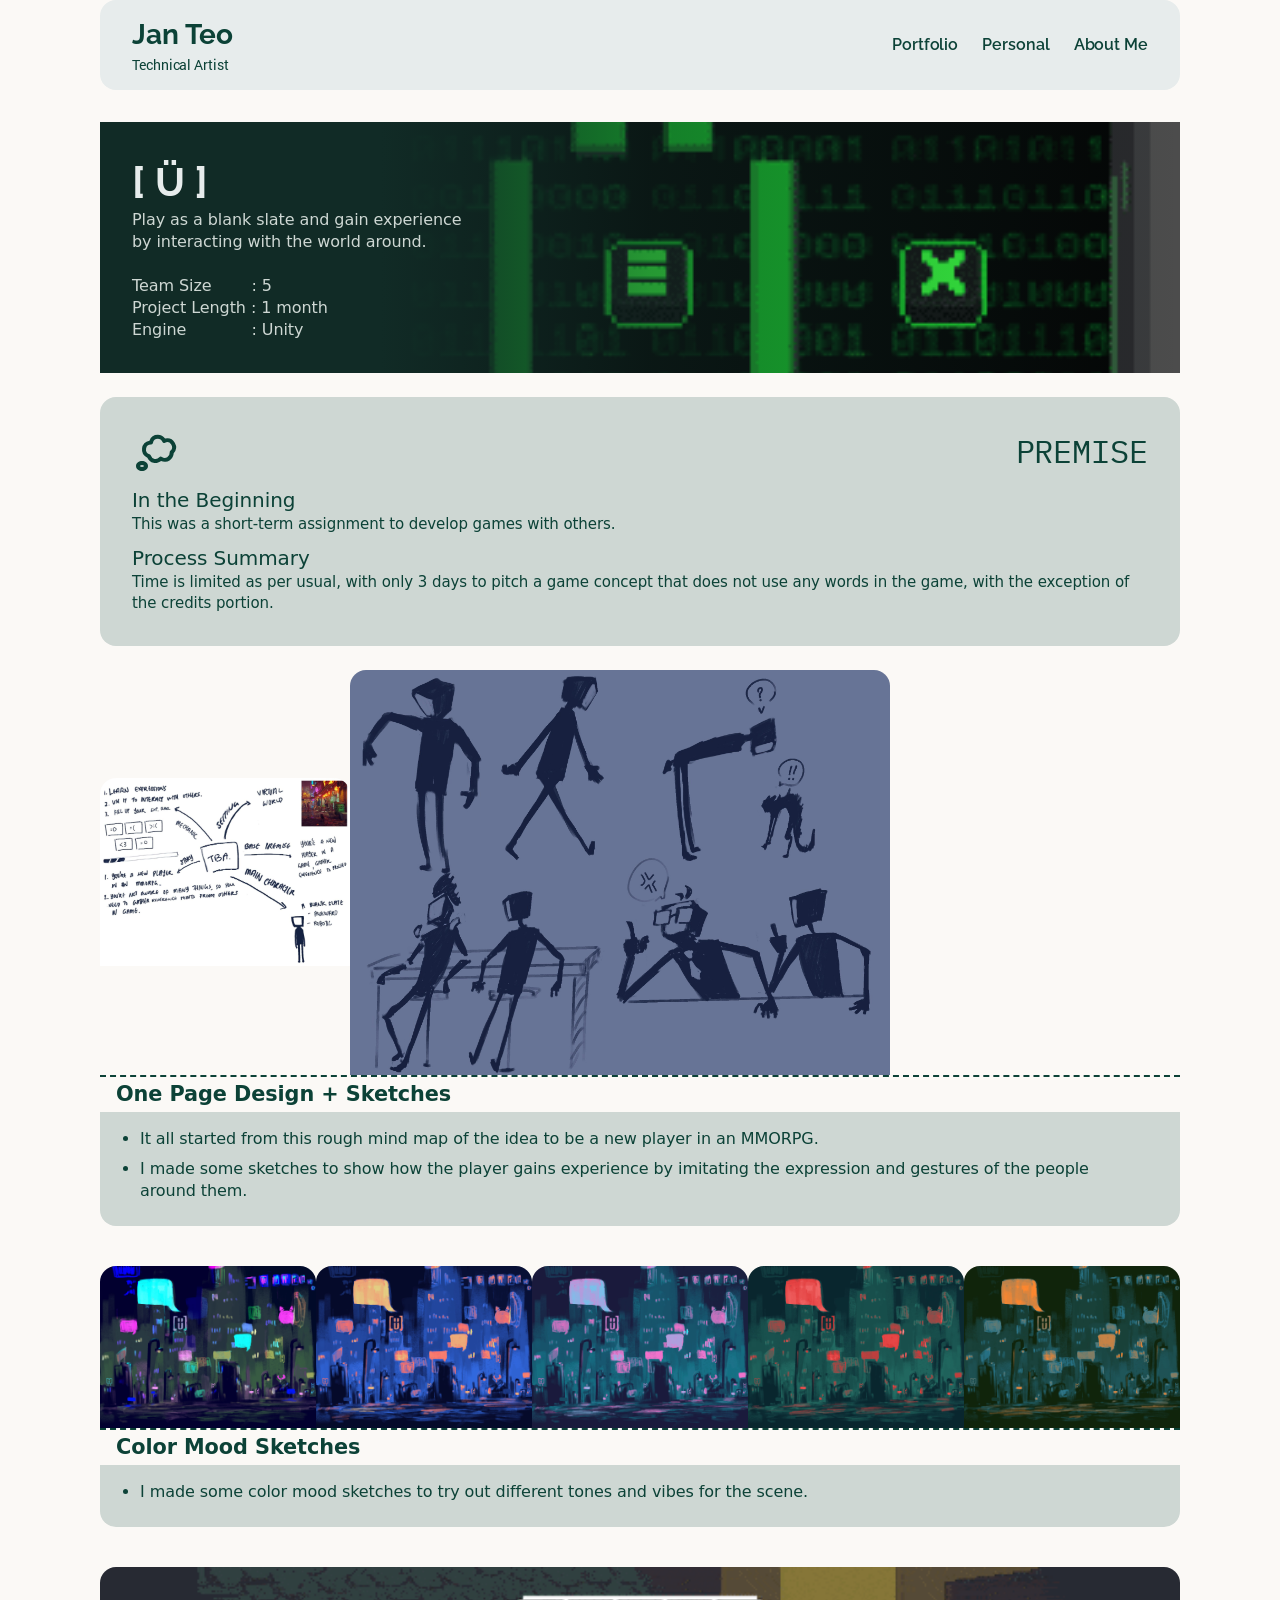
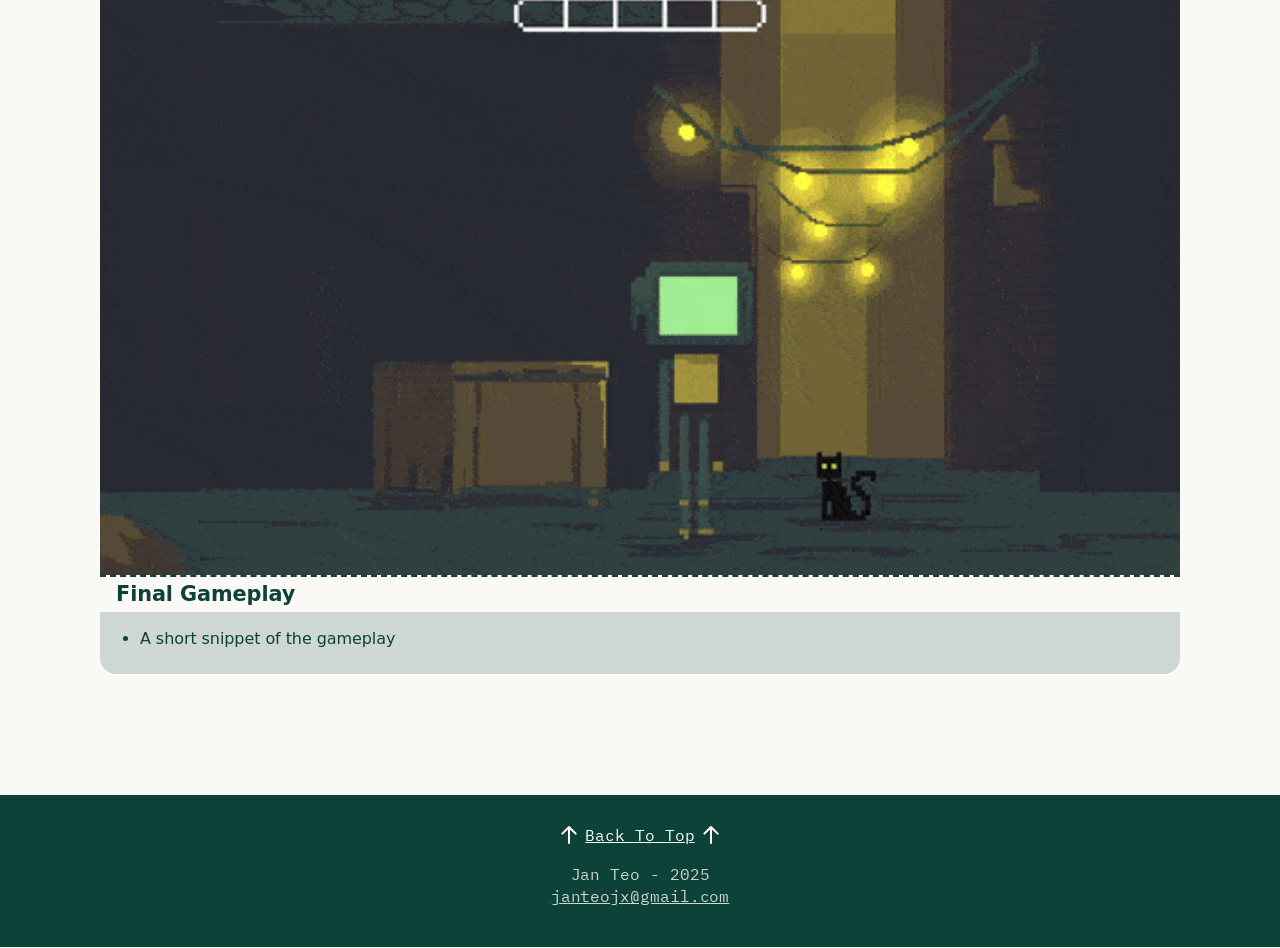
<file: articles/umlaut/index.html>
<!doctype html>
<html
  lang="en"
  data-ws-project="4ed395ea-421b-4d47-955a-c3760f78598f"
  data-ws-last-published="2025-10-25T14:59:06.203Z"
>
  <head>
    <link
      rel="stylesheet"
      type="text/css"
      href="/assets/static/app_generated_index-6937cd5a.BFbxs8ka.css"
    />
    <meta charset="UTF-8" />
    <meta name="viewport" content="width=device-width,initial-scale=1" />
    <meta property="og:url" content="https://url/articles/umlaut" />
    <title>Project - Umlaut</title>
    <meta property="og:title" content="Project - Umlaut" />
    <meta property="og:type" content="website" />
    <meta property="og:site_name" content="portfolio" />
    <meta property="og:image" />
    <meta name="robots" content="noindex, nofollow" />
    <meta property="twitter:card" content="summary_large_image" />
    <link rel="icon" href="/assets/Favicon_-zaAiaX0AO3avMqzFpwQw.png" />
    <link
      rel="preload"
      href="/assets/IBMPlexMono-Regular_XEb7jeg5C_8SVKdyQOvTE.ttf"
      as="font"
      crossorigin="anonymous"
    />
    <link
      rel="preload"
      href="/assets/InterVariable_qDqxtwB6S7W69tcm-FSxu.woff2"
      as="font"
      crossorigin="anonymous"
    />
    <link
      rel="preload"
      href="/assets/Roboto-Regular_Z0w1bXtk6PIycLE4xZbAP.ttf"
      as="font"
      crossorigin="anonymous"
    />
    <link
      rel="preload"
      href="/assets/IBMPlexMono-Bold_UaOtoEYPT3lKzhZXJ2H2W.ttf"
      as="font"
      crossorigin="anonymous"
    />
    <link
      rel="preload"
      href="/assets/Raleway-VariableFont_wght_H9KxUdK8l4MoIpyd0hqUg.ttf"
      as="font"
      crossorigin="anonymous"
    />
    <link
      rel="preload"
      href="/assets/umlaut_banner_p2J994XeYI148wyC30Eys.png"
      as="image"
    />
    <script type="application/ld+json">
      {
        "@context": "https://schema.org",
        "@type": "WebSite",
        "name": "portfolio",
        "url": "https://url"
      }
    </script>
  </head>
  <body id="process_top" class="w-body c1ns98mi">
    <div style="display: contents">
      <div style="display: contents">
        <header
          class="w-box c1357293 c9jnjeu c1y6imu0 c3qzgd0 czr2pxy c1xzl1u9 cry9bxc ca4qjwu c1cdc69r c13gq7xy c1lfjoq7 c1fo9lv5 c1qyy4dh c1wt8a7g cavd3zn"
        >
          <div
            class="w-box cry9bxc c1lxiyww ct02u4h c1z0l37u c1ml0hr7 c14e0sxh c1fd0kk1 cpjowtb c11gzs80 cv2gy63 cxn73lu c5dy17i c1hsfuam c1fw2gxr ct8vr6u cnu4kgu c1yb3n9o cbrrmm8 cuo9dm5 c5egcmi c1qyy4dh c1llqm3g c1mcu1jn cr1aip5 c1xzir7e cm7fzb7 cxuma7n"
          >
            <a href="/#home" class="w-element cir85gx c135vpv5 c1llqm3g"
              ><div class="w-element cj19xlp">
                <h1 class="w-element c2wmpdl c11dowh9">Jan Teo</h1>
                <p class="w-element ce1u2as">Technical Artist</p>
              </div></a
            >
            <nav
              aria-label="main"
              class="w-box cry9bxc c1qyy4dh ct02u4h c1fhkm63 clv8gve cc3dq2t"
            >
              <nav
                aria-label="Main"
                data-orientation="horizontal"
                dir="ltr"
                class="w-navigation-menu czr2pxy"
              >
                <div style="position: relative">
                  <ul
                    data-orientation="horizontal"
                    class="w-menu-list cry9bxc c1fhkm63 cqeb86t c1admj5d c34dwh1 c1qyy4dh c1t3frhm c10zkoym ct8c5y2 c1pqbrmo c2wmpdl c1cb3y4c c1n13r54 c18knjwi"
                    dir="ltr"
                  >
                    <li data-ws-index="0" class="w-menu-item">
                      <a
                        href="/aboutme#aboutme"
                        class="w-link cl60rel c1ib9cr2 csru8nn c1hz2opz c1c9nyn co9inq6 c18nx7en c13zjl4p c1llqm3g ch11gwv c1md20bl c1e892th c1qyy4dh ct02u4h c1e7helk c1l0vha7 csyy8v5 c1bc2i7x c17r8x7j c135vpv5 c6k8nt0 c10psnxv cb06ied cocvd96 c4j0o1n c12mjb61"
                        >About Me</a
                      >
                    </li>
                    <li data-ws-index="1" class="w-menu-item">
                      <a
                        href="/personal#blogs"
                        class="w-link cl60rel c1ib9cr2 csru8nn c1hz2opz c1c9nyn co9inq6 c18nx7en c13zjl4p c1llqm3g ch11gwv c1md20bl c1e892th c1qyy4dh ct02u4h c1e7helk c1l0vha7 csyy8v5 c1bc2i7x c17r8x7j c135vpv5 c6k8nt0 c10psnxv cb06ied cocvd96 c4j0o1n c12mjb61"
                        >Personal</a
                      >
                    </li>
                    <li data-ws-index="2" class="w-menu-item">
                      <a
                        href="/#Portfolio"
                        class="w-link cl60rel c1ib9cr2 csru8nn c1hz2opz c1c9nyn co9inq6 c18nx7en c13zjl4p c1llqm3g ch11gwv c1md20bl c1e892th c1qyy4dh ct02u4h c1e7helk c1l0vha7 csyy8v5 c1bc2i7x c17r8x7j c135vpv5 c6k8nt0 c10psnxv cb06ied cocvd96 c4j0o1n c12mjb61"
                        >Portfolio</a
                      >
                    </li>
                  </ul>
                </div>
              </nav>
            </nav>
            <div class="w-box cwvpjlf cx6c9kw c1rstvfo c1bulmrh">
              <button
                type="button"
                aria-label="Open mobile menu"
                class="w-button c1b44psv cjtzmec c12n5uks csb0ifw cg5j03k c8od1c4 c135vpv5 caafw5v csru8nn c1md20bl c1e892th c16xs6ny ct02u4h c1hz2opz c1c9nyn co9inq6 c18nx7en c13zjl4p c1cb3y4c c1h3d6dm cuj80l1 ct8vr6u c1muyosp cvw3fbs cjhfojh c1cmxm2w c2c7i6t c1r2vfc1 c1j33arz cl8xzcs c6y7agi c1yyiwwo c1vy1xjw cl60rel c1ib9cr2 cb06ied c1ro4ucl c1s5r7yb c1ggkywf cv7lanz cldcmjh cow30mz c1k6tqmo c1oxjrsz csud216 c1xiy5b1 cq7d8me c157000q c1bpmp3z c1ycnvnd"
                aria-haspopup="dialog"
                aria-expanded="false"
                aria-controls="radix-:R6m:"
                data-state="closed"
              >
                <div class="w-html-embed">
                  <svg
                    xmlns="http://www.w3.org/2000/svg"
                    viewBox="0 0 22 22"
                    fill="currentColor"
                    width="100%"
                    height="100%"
                    style="display: block"
                    aria-hidden="true"
                  >
                    <path
                      fill-rule="evenodd"
                      d="M2 5.998a.75.75 0 0 1 .75-.75h16.5a.75.75 0 0 1 0 1.5H2.75a.75.75 0 0 1-.75-.75Zm0 5.5a.75.75 0 0 1 .75-.75h16.5a.75.75 0 0 1 0 1.5H2.75a.75.75 0 0 1-.75-.75Zm0 5.5a.75.75 0 0 1 .75-.75h16.5a.75.75 0 0 1 0 1.5H2.75a.75.75 0 0 1-.75-.75Z"
                      clip-rule="evenodd"
                    />
                  </svg>
                </div>
              </button>
            </div>
          </div>
        </header>
        <div class="w-html-embed ck3af4j c19v6zpy">
          <style>
            * {
              /* Remove preset margins on everything so they can be applied where we want. */
              margin: 0;
              /* Make links scroll to their sections smoothly. */
              scroll-behavior: smooth;
            }
          </style>
        </div>
      </div>
    </div>
    <section class="w-box c1p5dms8 c1mzb2kd c19hobtd cl05ukp">
      <div
        class="w-box c1357293 c9jnjeu c1y6imu0 c3qzgd0 czr2pxy c1xzl1u9 cry9bxc c10zkoym ct8c5y2 c13gq7xy c1lfjoq7 c1qyy4dh ct02u4h c17xbrdu"
      >
        <div
          class="w-box cry9bxc c1lfjoq7 ct8c5y2 c10zkoym c16xs6ny ct02u4h c1qom380 c1fhkm63 clv8gve c1mcu1jn c1n5srla c158qw7a c12hsjsj c1ru090q c1syziaj c19ffyra cz2aw51 cakjhhm cnqbj7z c1szwbdi"
        >
          <div
            class="w-box cauqto8 c1lfjoq7 c10mkqwx c16xs6ny ct02u4h c1mcu1jn cgn90jy chgdsgq"
          >
            <h2
              class="w-heading c1dxq9cf c11dowh9 c1qi8d0g c2wmpdl c74kosi c1x4yn0w cuj80l1 c1dhz37v"
            >
              [ Ü ]
            </h2>
            <p
              class="w-paragraph coq6ld c3fmn7t c12ho6o0 c1x4yn0w cuj80l1 c10psnxv c1dhz37v"
            >
              Play as a blank slate and gain experience by interacting with the
              world around.<br /><br />Team Size : 5<br />Project Length : 1
              month<br />Engine : Unity
            </p>
          </div>
        </div>
        <div
          class="w-box cauqto8 c1lfjoq7 c1t3frhm c1z0l37u c1ml0hr7 cv2gy63 cxn73lu c5dy17i c1hsfuam c10zm77i ct8vr6u cnu4kgu c1yb3n9o cbrrmm8 cuo9dm5 c5egcmi c1vlqdzi colzpbp c1mcu1jn cr1aip5 c15hexcm c1xzir7e"
        >
          <div
            class="w-box cn6056e c1117wcl c1lxiyww c18v2pa2 c16xs6ny cry9bxc c1mcu1jn c5m8ase clv8gve"
          >
            <div
              class="w-html-embed csru8nn c1qyy4dh ct02u4h c10zkoym ct8c5y2 c1kzehto c1llqm3g"
            >
              <svg
                xmlns="http://www.w3.org/2000/svg"
                width="100%"
                height="100%"
                viewBox="0 0 24 24"
              >
                <g fill="none" fill-rule="evenodd">
                  <path
                    d="M24 0v24H0V0h24ZM12.594 23.258l-.012.002l-.071.035l-.02.004l-.014-.004l-.071-.036c-.01-.003-.019 0-.024.006l-.004.01l-.017.428l.005.02l.01.013l.104.074l.015.004l.012-.004l.104-.074l.012-.016l.004-.017l-.017-.427c-.002-.01-.009-.017-.016-.018Zm.264-.113l-.014.002l-.184.093l-.01.01l-.003.011l.018.43l.005.012l.008.008l.201.092c.012.004.023 0 .029-.008l.004-.014l-.034-.614c-.003-.012-.01-.02-.02-.022Zm-.715.002a.023.023 0 0 0-.027.006l-.006.014l-.034.614c0 .012.007.02.017.024l.015-.002l.201-.093l.01-.008l.003-.011l.018-.43l-.003-.012l-.01-.01l-.184-.092Z"
                  />
                  <path
                    fill="currentColor"
                    d="M5 16c.748 0 1.463.226 2.014.64c.552.413.986 1.06.986 1.86s-.434 1.447-.986 1.86c-.55.414-1.266.64-2.014.64c-.748 0-1.463-.226-2.014-.64C2.434 19.948 2 19.3 2 18.5s.434-1.447.986-1.86C3.536 16.225 4.252 16 5 16Zm0 2c-.357 0-.641.11-.814.24c-.123.092-.165.17-.18.218L4 18.5l.007.042c.014.048.056.126.179.219c.173.13.457.239.814.239c.357 0 .641-.11.814-.24c.123-.092.165-.17.18-.218L6 18.5l-.007-.042c-.014-.048-.056-.126-.179-.219C5.641 18.11 5.357 18 5 18Zm7.923-15.115c1.487 0 2.803.727 3.613 1.844a4.462 4.462 0 0 1 4.309 7.344a4.462 4.462 0 0 1-6.296 3.956a4.462 4.462 0 0 1-6.87-1.707A4.462 4.462 0 0 1 8.725 5.83a4.462 4.462 0 0 1 4.197-2.945Zm0 2a2.462 2.462 0 0 0-2.427 2.05a1 1 0 0 1-.888.83l-.146.004a2.462 2.462 0 0 0-.716 4.818a1 1 0 0 1 .667.667a2.463 2.463 0 0 0 4.224.889a1 1 0 0 1 1.333-.166a2.462 2.462 0 0 0 3.867-2.225a1 1 0 0 1 .333-.832a2.462 2.462 0 0 0-2.665-4.078a1 1 0 0 1-1.333-.5a2.462 2.462 0 0 0-2.249-1.457Z"
                  />
                </g>
              </svg>
            </div>
            <div class="w-box c1lxiyww c1mcu1jn c18v2pa2">
              <div class="w-text c12sm2j2 c1llqm3g cnbspdo cyqk3ni cl7jefz">
                Premise
              </div>
            </div>
          </div>
          <div class="w-box cn6056e c1117wcl c1lfjoq7">
            <div class="w-text c16tlm18 c1llqm3g c1eyv08h">
              In the Beginning
            </div>
            <p class="w-paragraph c1llqm3g coyqk5m">
              This was a short-term assignment to develop games with others.
            </p>
            <div class="w-text c16tlm18 c1llqm3g c1eyv08h">Process Summary</div>
            <p class="w-paragraph c1llqm3g coyqk5m">
              Time is limited as per usual, with only 3 days to pitch a game
              concept that does not use any words in the game, with the
              exception of the credits portion.
            </p>
          </div>
        </div>
        <div class="w-element c13gq7xy c1fhkm63 clv8gve c1mcu1jn">
          <div class="w-element cry9bxc c1qyy4dh">
            <img
              alt=""
              src="/assets/umlaut_opd-1500w_tpvdm9tmjGM0k9eO0INIw.jpg"
              class="w-image c12n5uks csb0ifw c1wn9gbn ckhl5v6 cokr83j"
              type="button"
              aria-haspopup="dialog"
              aria-expanded="false"
              aria-controls="radix-:Rlq:"
              data-state="closed"
              sizes="(min-width: 1280px) 50vw, 100vw"
              srcset="
                /assets/umlaut_opd-1500w_tpvdm9tmjGM0k9eO0INIw.jpg  384w,
                /assets/umlaut_opd-1500w_tpvdm9tmjGM0k9eO0INIw.jpg  640w,
                /assets/umlaut_opd-1500w_tpvdm9tmjGM0k9eO0INIw.jpg  750w,
                /assets/umlaut_opd-1500w_tpvdm9tmjGM0k9eO0INIw.jpg  828w,
                /assets/umlaut_opd-1500w_tpvdm9tmjGM0k9eO0INIw.jpg 1080w,
                /assets/umlaut_opd-1500w_tpvdm9tmjGM0k9eO0INIw.jpg 1200w,
                /assets/umlaut_opd-1500w_tpvdm9tmjGM0k9eO0INIw.jpg 1920w,
                /assets/umlaut_opd-1500w_tpvdm9tmjGM0k9eO0INIw.jpg 2048w,
                /assets/umlaut_opd-1500w_tpvdm9tmjGM0k9eO0INIw.jpg 3840w
              "
              decoding="async"
              loading="lazy"
            /><img
              alt=""
              width="2048"
              height="1536"
              src="/assets/Umlaut_opd_sub_Qd2pn7ZQM6fzPetYQHdyr.jpg"
              class="w-image c12n5uks csb0ifw c1wn9gbn ckhl5v6 cokr83j"
              type="button"
              aria-haspopup="dialog"
              aria-expanded="false"
              aria-controls="radix-:R15q:"
              data-state="closed"
              sizes="100vw"
              srcset="
                /assets/Umlaut_opd_sub_Qd2pn7ZQM6fzPetYQHdyr.jpg   16w,
                /assets/Umlaut_opd_sub_Qd2pn7ZQM6fzPetYQHdyr.jpg   32w,
                /assets/Umlaut_opd_sub_Qd2pn7ZQM6fzPetYQHdyr.jpg   48w,
                /assets/Umlaut_opd_sub_Qd2pn7ZQM6fzPetYQHdyr.jpg   64w,
                /assets/Umlaut_opd_sub_Qd2pn7ZQM6fzPetYQHdyr.jpg   96w,
                /assets/Umlaut_opd_sub_Qd2pn7ZQM6fzPetYQHdyr.jpg  128w,
                /assets/Umlaut_opd_sub_Qd2pn7ZQM6fzPetYQHdyr.jpg  256w,
                /assets/Umlaut_opd_sub_Qd2pn7ZQM6fzPetYQHdyr.jpg  384w,
                /assets/Umlaut_opd_sub_Qd2pn7ZQM6fzPetYQHdyr.jpg  640w,
                /assets/Umlaut_opd_sub_Qd2pn7ZQM6fzPetYQHdyr.jpg  750w,
                /assets/Umlaut_opd_sub_Qd2pn7ZQM6fzPetYQHdyr.jpg  828w,
                /assets/Umlaut_opd_sub_Qd2pn7ZQM6fzPetYQHdyr.jpg 1080w,
                /assets/Umlaut_opd_sub_Qd2pn7ZQM6fzPetYQHdyr.jpg 1200w,
                /assets/Umlaut_opd_sub_Qd2pn7ZQM6fzPetYQHdyr.jpg 1920w,
                /assets/Umlaut_opd_sub_Qd2pn7ZQM6fzPetYQHdyr.jpg 2048w,
                /assets/Umlaut_opd_sub_Qd2pn7ZQM6fzPetYQHdyr.jpg 3840w
              "
              decoding="async"
              loading="lazy"
            />
          </div>
          <div
            class="w-element c10zm77i c1gut7ra cvyaqlm cg5j03k c8od1c4 c19wkfj2"
          >
            <h1
              class="w-element c1llqm3g cuj80l1 c1778y6x c1lfjoq7 c15cml01 cmn85xq ce1ytke c1uv6uxn cacfwr0 c14969jl c1por3pp cj9wdjl c1er9g7j co9ka97 ct02u4h c44qnp4 crbkh5v c1ns98mi c19wkfj2 c13gq7xy c1o09xkk c1b8h8s3 c1rdolro"
            >
              One Page Design + Sketches
            </h1>
            <ul class="w-element c1llqm3g co8gpyk cq4mlzy c12r39zv">
              <li class="w-element c12j6c4j">
                It all started from this rough mind map of the idea to be a new
                player in an MMORPG.
              </li>
              <li class="w-element c12j6c4j">
                I made some sketches to show how the player gains experience by
                imitating the expression and gestures of the people around them.
              </li>
            </ul>
          </div>
        </div>
        <div class="w-element c13gq7xy c1fhkm63 clv8gve c1mcu1jn">
          <div class="w-element cry9bxc c1qyy4dh">
            <img
              alt=""
              src="/assets/Bg01_ITevph135YV5sDe-7NAND.jpg"
              class="w-image c12n5uks csb0ifw c1wn9gbn ckhl5v6 cxr6j63"
              type="button"
              aria-haspopup="dialog"
              aria-expanded="false"
              aria-controls="radix-:Rma:"
              data-state="closed"
              sizes="(min-width: 1280px) 50vw, 100vw"
              srcset="
                /assets/Bg01_ITevph135YV5sDe-7NAND.jpg  384w,
                /assets/Bg01_ITevph135YV5sDe-7NAND.jpg  640w,
                /assets/Bg01_ITevph135YV5sDe-7NAND.jpg  750w,
                /assets/Bg01_ITevph135YV5sDe-7NAND.jpg  828w,
                /assets/Bg01_ITevph135YV5sDe-7NAND.jpg 1080w,
                /assets/Bg01_ITevph135YV5sDe-7NAND.jpg 1200w,
                /assets/Bg01_ITevph135YV5sDe-7NAND.jpg 1920w,
                /assets/Bg01_ITevph135YV5sDe-7NAND.jpg 2048w,
                /assets/Bg01_ITevph135YV5sDe-7NAND.jpg 3840w
              "
              decoding="async"
              loading="lazy"
            /><img
              alt=""
              src="/assets/BG02_ozqEG01mbaLvfSN-uW6gO.jpg"
              class="w-image c12n5uks csb0ifw c1wn9gbn ckhl5v6 cxr6j63"
              type="button"
              aria-haspopup="dialog"
              aria-expanded="false"
              aria-controls="radix-:R16a:"
              data-state="closed"
              sizes="(min-width: 1280px) 50vw, 100vw"
              srcset="
                /assets/BG02_ozqEG01mbaLvfSN-uW6gO.jpg  384w,
                /assets/BG02_ozqEG01mbaLvfSN-uW6gO.jpg  640w,
                /assets/BG02_ozqEG01mbaLvfSN-uW6gO.jpg  750w,
                /assets/BG02_ozqEG01mbaLvfSN-uW6gO.jpg  828w,
                /assets/BG02_ozqEG01mbaLvfSN-uW6gO.jpg 1080w,
                /assets/BG02_ozqEG01mbaLvfSN-uW6gO.jpg 1200w,
                /assets/BG02_ozqEG01mbaLvfSN-uW6gO.jpg 1920w,
                /assets/BG02_ozqEG01mbaLvfSN-uW6gO.jpg 2048w,
                /assets/BG02_ozqEG01mbaLvfSN-uW6gO.jpg 3840w
              "
              decoding="async"
              loading="lazy"
            /><img
              alt=""
              src="/assets/BG03_9wtB2TgcNNB_xb8qshLNM.jpg"
              class="w-image c12n5uks csb0ifw c1wn9gbn ckhl5v6 cxr6j63"
              type="button"
              aria-haspopup="dialog"
              aria-expanded="false"
              aria-controls="radix-:R1ma:"
              data-state="closed"
              sizes="(min-width: 1280px) 50vw, 100vw"
              srcset="
                /assets/BG03_9wtB2TgcNNB_xb8qshLNM.jpg  384w,
                /assets/BG03_9wtB2TgcNNB_xb8qshLNM.jpg  640w,
                /assets/BG03_9wtB2TgcNNB_xb8qshLNM.jpg  750w,
                /assets/BG03_9wtB2TgcNNB_xb8qshLNM.jpg  828w,
                /assets/BG03_9wtB2TgcNNB_xb8qshLNM.jpg 1080w,
                /assets/BG03_9wtB2TgcNNB_xb8qshLNM.jpg 1200w,
                /assets/BG03_9wtB2TgcNNB_xb8qshLNM.jpg 1920w,
                /assets/BG03_9wtB2TgcNNB_xb8qshLNM.jpg 2048w,
                /assets/BG03_9wtB2TgcNNB_xb8qshLNM.jpg 3840w
              "
              decoding="async"
              loading="lazy"
            /><img
              alt=""
              src="/assets/BG04_fb77oSGEtpIsPSSoHA2HE.jpg"
              class="w-image c12n5uks csb0ifw c1wn9gbn ckhl5v6 cxr6j63"
              type="button"
              aria-haspopup="dialog"
              aria-expanded="false"
              aria-controls="radix-:R26a:"
              data-state="closed"
              sizes="(min-width: 1280px) 50vw, 100vw"
              srcset="
                /assets/BG04_fb77oSGEtpIsPSSoHA2HE.jpg  384w,
                /assets/BG04_fb77oSGEtpIsPSSoHA2HE.jpg  640w,
                /assets/BG04_fb77oSGEtpIsPSSoHA2HE.jpg  750w,
                /assets/BG04_fb77oSGEtpIsPSSoHA2HE.jpg  828w,
                /assets/BG04_fb77oSGEtpIsPSSoHA2HE.jpg 1080w,
                /assets/BG04_fb77oSGEtpIsPSSoHA2HE.jpg 1200w,
                /assets/BG04_fb77oSGEtpIsPSSoHA2HE.jpg 1920w,
                /assets/BG04_fb77oSGEtpIsPSSoHA2HE.jpg 2048w,
                /assets/BG04_fb77oSGEtpIsPSSoHA2HE.jpg 3840w
              "
              decoding="async"
              loading="lazy"
            /><img
              alt=""
              src="/assets/BG05_GAh987J1g3IJP3sTkbcyq.jpg"
              class="w-image c12n5uks csb0ifw c1wn9gbn ckhl5v6 cxr6j63"
              type="button"
              aria-haspopup="dialog"
              aria-expanded="false"
              aria-controls="radix-:R2ma:"
              data-state="closed"
              sizes="(min-width: 1280px) 50vw, 100vw"
              srcset="
                /assets/BG05_GAh987J1g3IJP3sTkbcyq.jpg  384w,
                /assets/BG05_GAh987J1g3IJP3sTkbcyq.jpg  640w,
                /assets/BG05_GAh987J1g3IJP3sTkbcyq.jpg  750w,
                /assets/BG05_GAh987J1g3IJP3sTkbcyq.jpg  828w,
                /assets/BG05_GAh987J1g3IJP3sTkbcyq.jpg 1080w,
                /assets/BG05_GAh987J1g3IJP3sTkbcyq.jpg 1200w,
                /assets/BG05_GAh987J1g3IJP3sTkbcyq.jpg 1920w,
                /assets/BG05_GAh987J1g3IJP3sTkbcyq.jpg 2048w,
                /assets/BG05_GAh987J1g3IJP3sTkbcyq.jpg 3840w
              "
              decoding="async"
              loading="lazy"
            />
          </div>
          <div
            class="w-element c10zm77i c1gut7ra cvyaqlm cg5j03k c8od1c4 c19wkfj2"
          >
            <h1
              class="w-element c1llqm3g cuj80l1 c1778y6x c1lfjoq7 c15cml01 cmn85xq ce1ytke c1uv6uxn cacfwr0 c14969jl c1por3pp cj9wdjl c1er9g7j co9ka97 ct02u4h c44qnp4 crbkh5v c1ns98mi c19wkfj2 c13gq7xy c1o09xkk c1b8h8s3 c1rdolro"
            >
              Color Mood Sketches
            </h1>
            <ul class="w-element c1llqm3g co8gpyk cq4mlzy c12r39zv">
              <li class="w-element c12j6c4j">
                I made some color mood sketches to try out different tones and
                vibes for the scene.
              </li>
            </ul>
          </div>
        </div>
        <div class="w-element c13gq7xy c1fhkm63 clv8gve c1mcu1jn">
          <div
            class="w-box c9dulfm colzpbp c1wt8a7g cry9bxc c1lfjoq7"
            type="button"
            aria-haspopup="dialog"
            aria-expanded="false"
            aria-controls="radix-:R6q:"
            data-state="closed"
          >
            <img
              alt=""
              src="/assets/umlaut_2XNjY4JFTd-C2kqQ9l2K1.gif"
              class="w-image c12n5uks csb0ifw c1wn9gbn ckhl5v6"
              sizes="(min-width: 1280px) 50vw, 100vw"
              srcset="
                /assets/umlaut_2XNjY4JFTd-C2kqQ9l2K1.gif  384w,
                /assets/umlaut_2XNjY4JFTd-C2kqQ9l2K1.gif  640w,
                /assets/umlaut_2XNjY4JFTd-C2kqQ9l2K1.gif  750w,
                /assets/umlaut_2XNjY4JFTd-C2kqQ9l2K1.gif  828w,
                /assets/umlaut_2XNjY4JFTd-C2kqQ9l2K1.gif 1080w,
                /assets/umlaut_2XNjY4JFTd-C2kqQ9l2K1.gif 1200w,
                /assets/umlaut_2XNjY4JFTd-C2kqQ9l2K1.gif 1920w,
                /assets/umlaut_2XNjY4JFTd-C2kqQ9l2K1.gif 2048w,
                /assets/umlaut_2XNjY4JFTd-C2kqQ9l2K1.gif 3840w
              "
              decoding="async"
              loading="lazy"
            />
          </div>
          <div
            class="w-element c10zm77i c1gut7ra cvyaqlm cg5j03k c8od1c4 c19wkfj2"
          >
            <h1
              class="w-element c1llqm3g cuj80l1 c1778y6x c1lfjoq7 c15cml01 cmn85xq ce1ytke c1uv6uxn cacfwr0 c14969jl c1por3pp cj9wdjl c1er9g7j co9ka97 ct02u4h c44qnp4 crbkh5v c1ns98mi c19wkfj2 c13gq7xy c1o09xkk c1b8h8s3 c1rdolro"
            >
              Final Gameplay
            </h1>
            <ul class="w-element c1llqm3g co8gpyk cq4mlzy c12r39zv">
              <li class="w-element c12j6c4j">
                A short snippet of the gameplay
              </li>
            </ul>
          </div>
        </div>
      </div>
    </section>
    <div style="display: contents">
      <div style="display: contents">
        <footer class="w-box c130qyz3 cqlgvkl c82o5tr">
          <div class="w-box c13xb0l cup9vyi c1n5d942">
            <div
              class="w-box c1357293 c9jnjeu c1y6imu0 c3qzgd0 czr2pxy c1xzl1u9 cry9bxc ceu66s9 c12ae6v5 c13gq7xy c1lfjoq7 c1qyy4dh c1wt8a7g cquv50b"
            >
              <a
                href="#top"
                class="w-link cuccfz7 c135vpv5 cyqk3ni c10psnxv c12sm2j2 c1fhkm63 clv8gve cry9bxc c1qyy4dh c1irt2x"
                ><div class="w-html-embed csru8nn co039og cr66o8x">
                  <svg
                    xmlns="http://www.w3.org/2000/svg"
                    width="100%"
                    height="100%"
                    viewBox="0 0 24 24"
                  >
                    <path
                      fill="currentColor"
                      d="M11.47 5.47a.753.753 0 0 1 1.06 0l5 5a.75.75 0 1 1-1.06 1.06l-3.72-3.72V18a.75.75 0 0 1-1.5 0V7.81l-3.72 3.72a.75.75 0 0 1-1.06-1.06z"
                    />
                  </svg>
                </div>
                <span class="w-text cauqto8 cr66o8x cyqk3ni c180fws7"
                  >Back To Top</span
                >
                <div class="w-html-embed csru8nn co039og cr66o8x">
                  <svg
                    xmlns="http://www.w3.org/2000/svg"
                    width="100%"
                    height="100%"
                    viewBox="0 0 24 24"
                  >
                    <path
                      fill="currentColor"
                      d="M11.47 5.47a.753.753 0 0 1 1.06 0l5 5a.75.75 0 1 1-1.06 1.06l-3.72-3.72V18a.75.75 0 0 1-1.5 0V7.81l-3.72 3.72a.75.75 0 0 1-1.06-1.06z"
                    />
                  </svg></div
              ></a>
              <div class="w-text cyqk3ni c12ho6o0">Jan Teo - 2025</div>
              <a
                href="mailto:janteojx@gmail.com"
                class="w-link cl60rel c1ib9cr2 cld4m44 c1hz2opz c1c9nyn co9inq6 c18nx7en c13zjl4p c12ho6o0 cyqk3ni cb06ied"
                >janteojx@gmail.com</a
              >
            </div>
          </div>
        </footer>
      </div>
    </div>
    <script id="vike_pageContext" type="application/json">
      {
        "_urlRewrite": null,
        "pageId": "/pages/articles/umlaut",
        "routeParams": {},
        "data": {
          "url": "https://url/articles/umlaut",
          "system": { "params": {}, "search": {}, "origin": "https://url" },
          "resources": {},
          "pageMeta": {
            "title": "Project - Umlaut",
            "description": "",
            "excludePageFromSearch": true,
            "language": "",
            "socialImageAssetName": "umlautmainmenu-300h_NBXGlFFSx5NXG-Dficy7w.png",
            "socialImageUrl": "!undefined",
            "status": "!undefined",
            "redirect": "",
            "custom": []
          }
        }
      }
    </script>
    <script id="vike_globalContext" type="application/json">
      {}
    </script>
    <script
      src="/assets/entries/entry-server-routing.Cig6cbOK.js"
      type="module"
      async
    ></script>
    <link
      rel="modulepreload"
      href="/assets/entries/pages_articles_umlaut.C1YrQH-I.js"
      as="script"
      type="text/javascript"
    /><link
      rel="modulepreload"
      href="/assets/chunks/chunk-C39bVEFi.js"
      as="script"
      type="text/javascript"
    />
  </body>
</html>
</file>
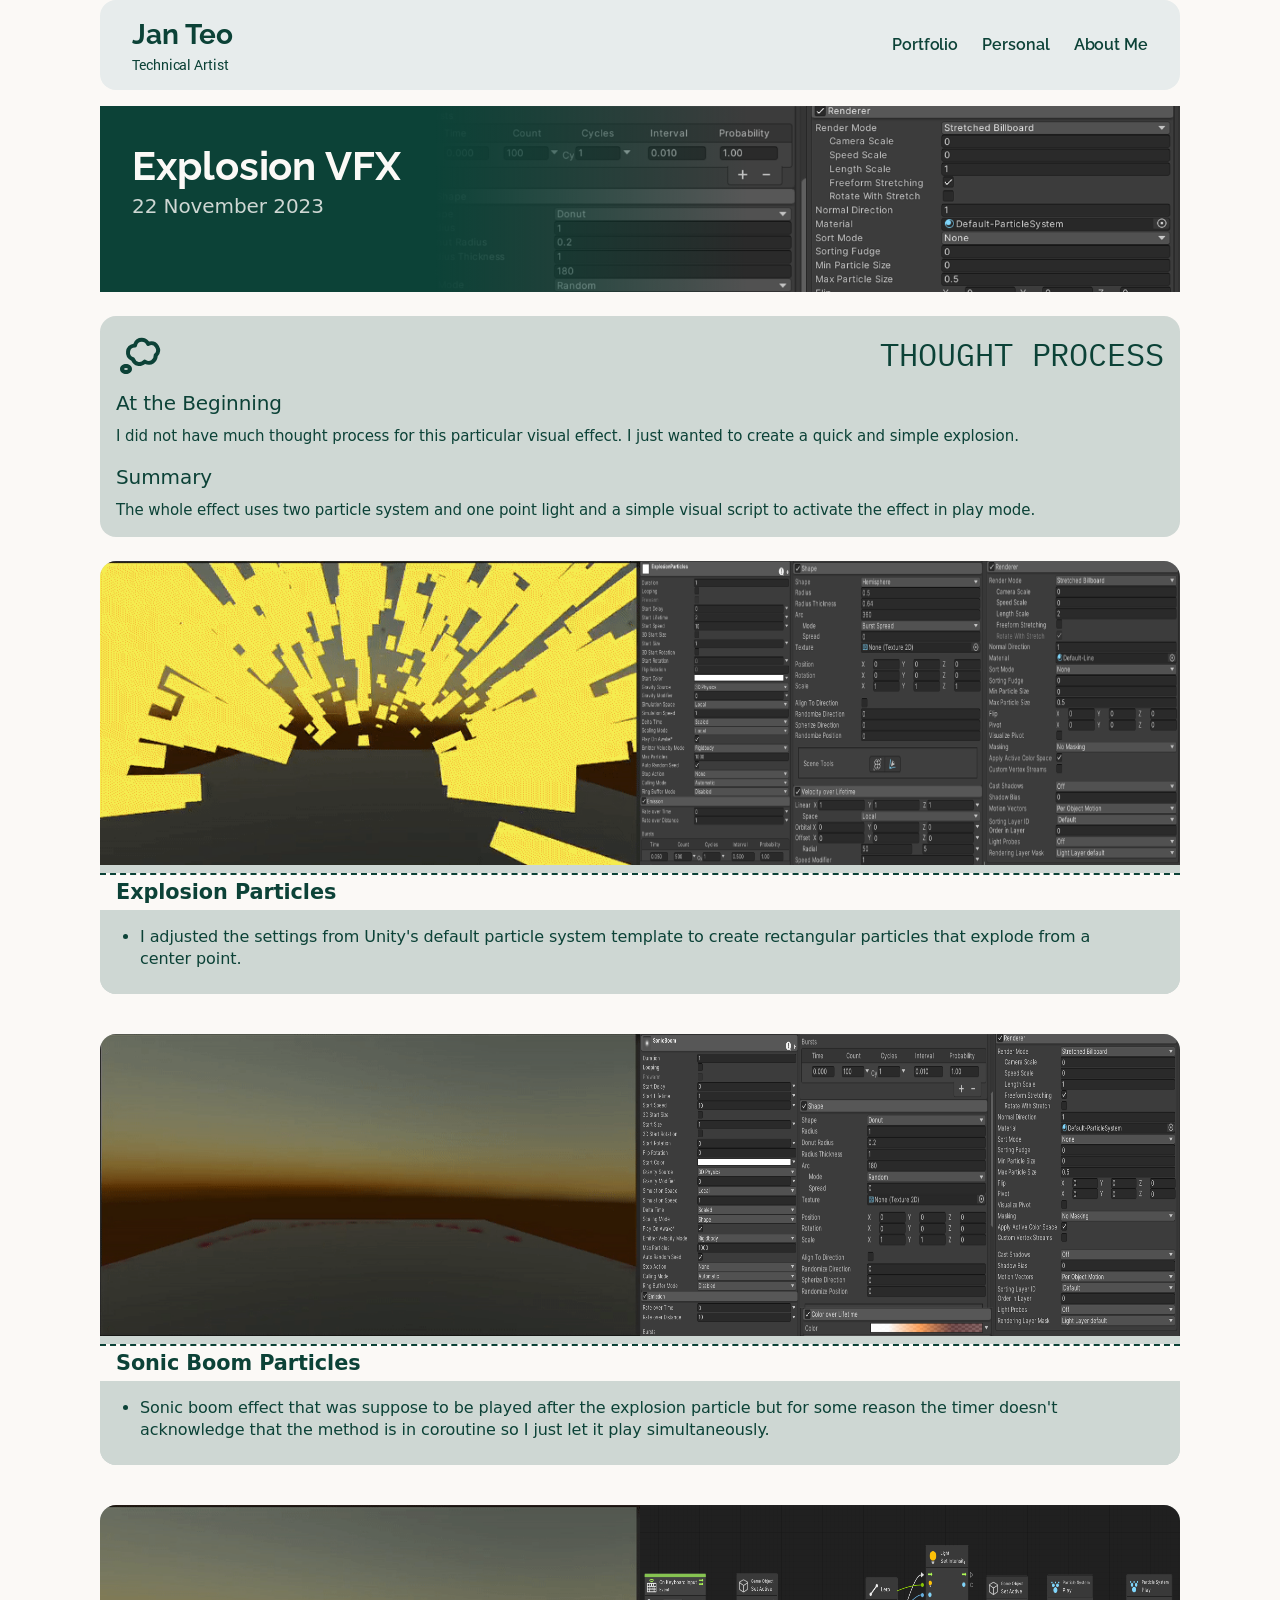
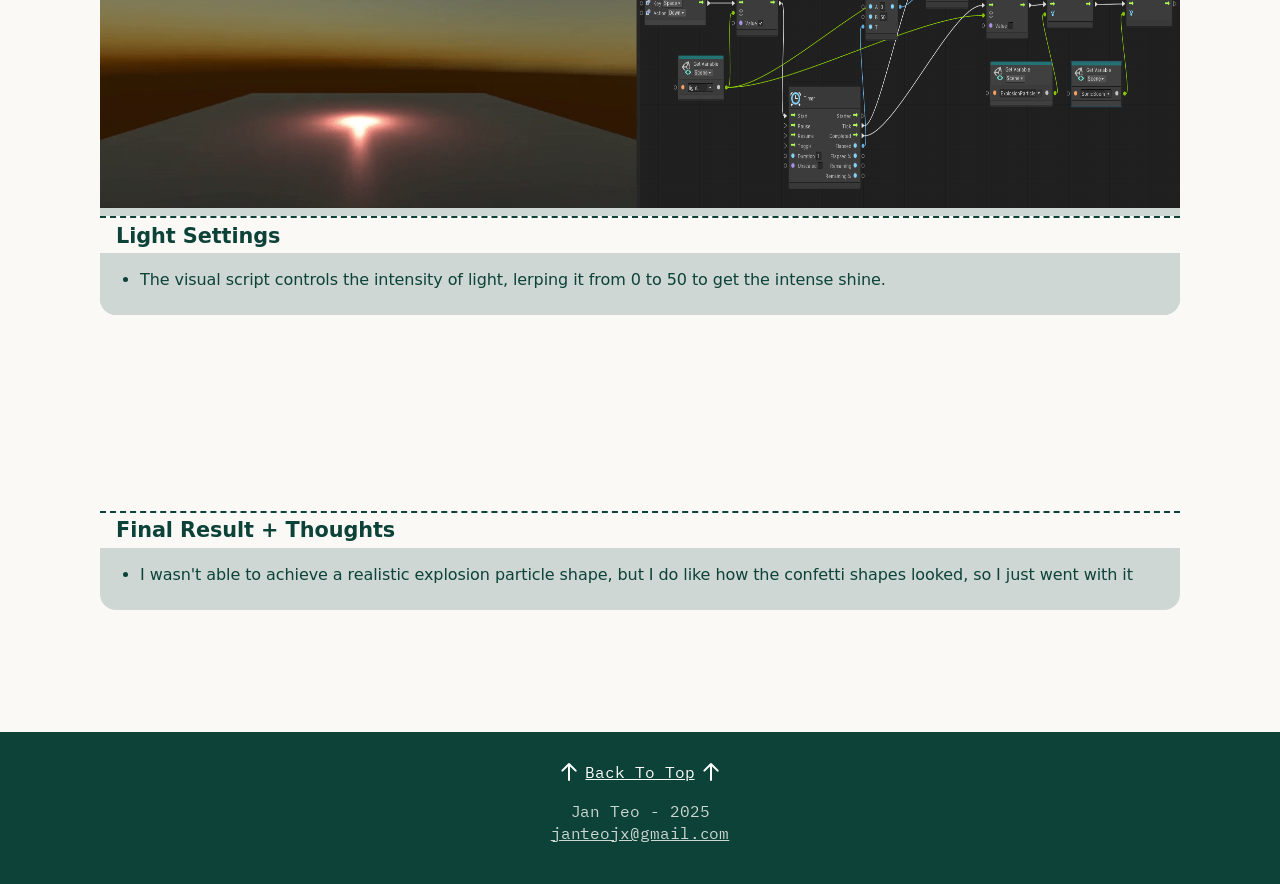
<file: devblogs/explosionvfx/index.html>
<!doctype html>
<html
  lang="en"
  data-ws-project="4ed395ea-421b-4d47-955a-c3760f78598f"
  data-ws-last-published="2025-10-25T14:59:06.203Z"
>
  <head>
    <link
      rel="stylesheet"
      type="text/css"
      href="/assets/static/app_generated_index-6937cd5a.BFbxs8ka.css"
    />
    <meta charset="UTF-8" />
    <meta name="viewport" content="width=device-width,initial-scale=1" />
    <meta property="og:url" content="https://url/devblogs/explosionvfx" />
    <title>Dev Blog - Explosion VFX</title>
    <meta property="og:title" content="Dev Blog - Explosion VFX" />
    <meta property="og:type" content="website" />
    <meta property="og:site_name" content="portfolio" />
    <meta name="robots" content="noindex, nofollow" />
    <meta property="twitter:card" content="summary_large_image" />
    <link rel="icon" href="/assets/Favicon_-zaAiaX0AO3avMqzFpwQw.png" />
    <link
      rel="preload"
      href="/assets/IBMPlexMono-Regular_XEb7jeg5C_8SVKdyQOvTE.ttf"
      as="font"
      crossorigin="anonymous"
    />
    <link
      rel="preload"
      href="/assets/InterVariable_qDqxtwB6S7W69tcm-FSxu.woff2"
      as="font"
      crossorigin="anonymous"
    />
    <link
      rel="preload"
      href="/assets/Roboto-Regular_Z0w1bXtk6PIycLE4xZbAP.ttf"
      as="font"
      crossorigin="anonymous"
    />
    <link
      rel="preload"
      href="/assets/IBMPlexMono-Bold_UaOtoEYPT3lKzhZXJ2H2W.ttf"
      as="font"
      crossorigin="anonymous"
    />
    <link
      rel="preload"
      href="/assets/Raleway-VariableFont_wght_H9KxUdK8l4MoIpyd0hqUg.ttf"
      as="font"
      crossorigin="anonymous"
    />
    <link
      rel="preload"
      href="/assets/explotion_02_0ViUTTT4TFpVrIkrjkfoM.png"
      as="image"
    />
    <script type="application/ld+json">
      {
        "@context": "https://schema.org",
        "@type": "WebSite",
        "name": "portfolio",
        "url": "https://url"
      }
    </script>
  </head>
  <body id="blog_top" class="w-body c1ns98mi">
    <div style="display: contents">
      <div style="display: contents">
        <header
          class="w-box c1357293 c9jnjeu c1y6imu0 c3qzgd0 czr2pxy c1xzl1u9 cry9bxc ca4qjwu c1cdc69r c13gq7xy c1lfjoq7 c1fo9lv5 c1qyy4dh c1wt8a7g cavd3zn"
        >
          <div
            class="w-box cry9bxc c1lxiyww ct02u4h c1z0l37u c1ml0hr7 c14e0sxh c1fd0kk1 cpjowtb c11gzs80 cv2gy63 cxn73lu c5dy17i c1hsfuam c1fw2gxr ct8vr6u cnu4kgu c1yb3n9o cbrrmm8 cuo9dm5 c5egcmi c1qyy4dh c1llqm3g c1mcu1jn cr1aip5 c1xzir7e cm7fzb7 cxuma7n"
          >
            <a href="/#home" class="w-element cir85gx c135vpv5 c1llqm3g"
              ><div class="w-element cj19xlp">
                <h1 class="w-element c2wmpdl c11dowh9">Jan Teo</h1>
                <p class="w-element ce1u2as">Technical Artist</p>
              </div></a
            >
            <nav
              aria-label="main"
              class="w-box cry9bxc c1qyy4dh ct02u4h c1fhkm63 clv8gve cc3dq2t"
            >
              <nav
                aria-label="Main"
                data-orientation="horizontal"
                dir="ltr"
                class="w-navigation-menu czr2pxy"
              >
                <div style="position: relative">
                  <ul
                    data-orientation="horizontal"
                    class="w-menu-list cry9bxc c1fhkm63 cqeb86t c1admj5d c34dwh1 c1qyy4dh c1t3frhm c10zkoym ct8c5y2 c1pqbrmo c2wmpdl c1cb3y4c c1n13r54 c18knjwi"
                    dir="ltr"
                  >
                    <li data-ws-index="0" class="w-menu-item">
                      <a
                        href="/aboutme#aboutme"
                        class="w-link cl60rel c1ib9cr2 csru8nn c1hz2opz c1c9nyn co9inq6 c18nx7en c13zjl4p c1llqm3g ch11gwv c1md20bl c1e892th c1qyy4dh ct02u4h c1e7helk c1l0vha7 csyy8v5 c1bc2i7x c17r8x7j c135vpv5 c6k8nt0 c10psnxv cb06ied cocvd96 c4j0o1n c12mjb61"
                        >About Me</a
                      >
                    </li>
                    <li data-ws-index="1" class="w-menu-item">
                      <a
                        href="/personal#blogs"
                        class="w-link cl60rel c1ib9cr2 csru8nn c1hz2opz c1c9nyn co9inq6 c18nx7en c13zjl4p c1llqm3g ch11gwv c1md20bl c1e892th c1qyy4dh ct02u4h c1e7helk c1l0vha7 csyy8v5 c1bc2i7x c17r8x7j c135vpv5 c6k8nt0 c10psnxv cb06ied cocvd96 c4j0o1n c12mjb61"
                        >Personal</a
                      >
                    </li>
                    <li data-ws-index="2" class="w-menu-item">
                      <a
                        href="/#Portfolio"
                        class="w-link cl60rel c1ib9cr2 csru8nn c1hz2opz c1c9nyn co9inq6 c18nx7en c13zjl4p c1llqm3g ch11gwv c1md20bl c1e892th c1qyy4dh ct02u4h c1e7helk c1l0vha7 csyy8v5 c1bc2i7x c17r8x7j c135vpv5 c6k8nt0 c10psnxv cb06ied cocvd96 c4j0o1n c12mjb61"
                        >Portfolio</a
                      >
                    </li>
                  </ul>
                </div>
              </nav>
            </nav>
            <div class="w-box cwvpjlf cx6c9kw c1rstvfo c1bulmrh">
              <button
                type="button"
                aria-label="Open mobile menu"
                class="w-button c1b44psv cjtzmec c12n5uks csb0ifw cg5j03k c8od1c4 c135vpv5 caafw5v csru8nn c1md20bl c1e892th c16xs6ny ct02u4h c1hz2opz c1c9nyn co9inq6 c18nx7en c13zjl4p c1cb3y4c c1h3d6dm cuj80l1 ct8vr6u c1muyosp cvw3fbs cjhfojh c1cmxm2w c2c7i6t c1r2vfc1 c1j33arz cl8xzcs c6y7agi c1yyiwwo c1vy1xjw cl60rel c1ib9cr2 cb06ied c1ro4ucl c1s5r7yb c1ggkywf cv7lanz cldcmjh cow30mz c1k6tqmo c1oxjrsz csud216 c1xiy5b1 cq7d8me c157000q c1bpmp3z c1ycnvnd"
                aria-haspopup="dialog"
                aria-expanded="false"
                aria-controls="radix-:R6m:"
                data-state="closed"
              >
                <div class="w-html-embed">
                  <svg
                    xmlns="http://www.w3.org/2000/svg"
                    viewBox="0 0 22 22"
                    fill="currentColor"
                    width="100%"
                    height="100%"
                    style="display: block"
                    aria-hidden="true"
                  >
                    <path
                      fill-rule="evenodd"
                      d="M2 5.998a.75.75 0 0 1 .75-.75h16.5a.75.75 0 0 1 0 1.5H2.75a.75.75 0 0 1-.75-.75Zm0 5.5a.75.75 0 0 1 .75-.75h16.5a.75.75 0 0 1 0 1.5H2.75a.75.75 0 0 1-.75-.75Zm0 5.5a.75.75 0 0 1 .75-.75h16.5a.75.75 0 0 1 0 1.5H2.75a.75.75 0 0 1-.75-.75Z"
                      clip-rule="evenodd"
                    />
                  </svg>
                </div>
              </button>
            </div>
          </div>
        </header>
        <div class="w-html-embed ck3af4j c19v6zpy">
          <style>
            * {
              /* Remove preset margins on everything so they can be applied where we want. */
              margin: 0;
              /* Make links scroll to their sections smoothly. */
              scroll-behavior: smooth;
            }
          </style>
        </div>
      </div>
    </div>
    <section class="w-box c1fo9lv5 c1mzb2kd cbb9sc4 c19hobtd cl05ukp">
      <div
        class="w-box c1357293 c9jnjeu c1y6imu0 c3qzgd0 czr2pxy c1xzl1u9 cry9bxc c10zkoym ct8c5y2 c13gq7xy c1lfjoq7 c1qyy4dh ct02u4h"
      >
        <div
          class="w-box cry9bxc c1lfjoq7 ct8c5y2 c10zkoym c16xs6ny ct02u4h c1qom380 c1fhkm63 clv8gve c1mcu1jn c10eu8lf c158qw7a c1di64f2 c1ru090q c1syziaj c19ffyra cz2aw51 cakjhhm cnqbj7z cxw7hbm"
        >
          <div
            class="w-box cry9bxc c1lfjoq7 c10mkqwx c16xs6ny ct02u4h c1mcu1jn cgn90jy chgdsgq"
          >
            <h2
              class="w-heading c1dxq9cf c11dowh9 cvgv9nf c8ys3vy c74kosi c1x4yn0w c1dhz37v"
            >
              Explosion VFX
            </h2>
            <p
              class="w-paragraph c1nkzcyu c3fmn7t c12ho6o0 c1x4yn0w clllkwr c1dhz37v"
            >
              22 November 2023
            </p>
          </div>
        </div>
        <div
          class="w-box c1t3frhm c10gcf41 c1mcu1jn c12n5uks csb0ifw cg5j03k c8od1c4 cckz8kx"
        >
          <div
            class="w-box cn6056e c1117wcl c1lxiyww c18v2pa2 c16xs6ny cry9bxc c1mcu1jn c5m8ase clv8gve"
          >
            <div
              class="w-html-embed csru8nn c1qyy4dh ct02u4h c10zkoym ct8c5y2 c1kzehto c1llqm3g"
            >
              <svg
                xmlns="http://www.w3.org/2000/svg"
                width="100%"
                height="100%"
                viewBox="0 0 24 24"
              >
                <g fill="none" fill-rule="evenodd">
                  <path
                    d="M24 0v24H0V0h24ZM12.594 23.258l-.012.002l-.071.035l-.02.004l-.014-.004l-.071-.036c-.01-.003-.019 0-.024.006l-.004.01l-.017.428l.005.02l.01.013l.104.074l.015.004l.012-.004l.104-.074l.012-.016l.004-.017l-.017-.427c-.002-.01-.009-.017-.016-.018Zm.264-.113l-.014.002l-.184.093l-.01.01l-.003.011l.018.43l.005.012l.008.008l.201.092c.012.004.023 0 .029-.008l.004-.014l-.034-.614c-.003-.012-.01-.02-.02-.022Zm-.715.002a.023.023 0 0 0-.027.006l-.006.014l-.034.614c0 .012.007.02.017.024l.015-.002l.201-.093l.01-.008l.003-.011l.018-.43l-.003-.012l-.01-.01l-.184-.092Z"
                  />
                  <path
                    fill="currentColor"
                    d="M5 16c.748 0 1.463.226 2.014.64c.552.413.986 1.06.986 1.86s-.434 1.447-.986 1.86c-.55.414-1.266.64-2.014.64c-.748 0-1.463-.226-2.014-.64C2.434 19.948 2 19.3 2 18.5s.434-1.447.986-1.86C3.536 16.225 4.252 16 5 16Zm0 2c-.357 0-.641.11-.814.24c-.123.092-.165.17-.18.218L4 18.5l.007.042c.014.048.056.126.179.219c.173.13.457.239.814.239c.357 0 .641-.11.814-.24c.123-.092.165-.17.18-.218L6 18.5l-.007-.042c-.014-.048-.056-.126-.179-.219C5.641 18.11 5.357 18 5 18Zm7.923-15.115c1.487 0 2.803.727 3.613 1.844a4.462 4.462 0 0 1 4.309 7.344a4.462 4.462 0 0 1-6.296 3.956a4.462 4.462 0 0 1-6.87-1.707A4.462 4.462 0 0 1 8.725 5.83a4.462 4.462 0 0 1 4.197-2.945Zm0 2a2.462 2.462 0 0 0-2.427 2.05a1 1 0 0 1-.888.83l-.146.004a2.462 2.462 0 0 0-.716 4.818a1 1 0 0 1 .667.667a2.463 2.463 0 0 0 4.224.889a1 1 0 0 1 1.333-.166a2.462 2.462 0 0 0 3.867-2.225a1 1 0 0 1 .333-.832a2.462 2.462 0 0 0-2.665-4.078a1 1 0 0 1-1.333-.5a2.462 2.462 0 0 0-2.249-1.457Z"
                  />
                </g>
              </svg>
            </div>
            <div class="w-box c1lxiyww c1mcu1jn c18v2pa2">
              <div class="w-text c12sm2j2 c1llqm3g cnbspdo cyqk3ni cl7jefz">
                Thought process
              </div>
            </div>
          </div>
          <div
            class="w-box cry9bxc c1lfjoq7 c16xs6ny c1wt8a7g cn6056e c1117wcl"
          >
            <div class="w-text c16tlm18 c1llqm3g c1eyv08h">
              At the Beginning
            </div>
            <p class="w-paragraph c1llqm3g coyqk5m">
              I did not have much thought process for this particular visual
              effect. I just wanted to create a quick and simple explosion.
            </p>
            <div class="w-text c16tlm18 c1llqm3g c1eyv08h">Summary</div>
            <p class="w-paragraph c1llqm3g coyqk5m">
              The whole effect uses two particle system and one point light and
              a simple visual script to activate the effect in play mode.
            </p>
          </div>
        </div>
        <div
          class="w-element copqmak ceu66s9 c1117wcl c1ogff2u c10zm77i c13gq7xy c12n5uks csb0ifw cg5j03k c8od1c4 cx6c9kw c174sw29 c1xf7czk"
        >
          <div
            class="w-box cc1qqvk colzpbp ct02u4h c1qyy4dh cgn90jy ceu66s9 c12ae6v5 cry9bxc"
          >
            <img
              alt=""
              src="/assets/explosionParticles_yuPVmrfVfdbe_zf8tSDkD.gif"
              class="w-image c12n5uks cvyaqlm c1wn9gbn ckhl5v6 cxbr3c5 c1mcu1jn c1fhkm63 clv8gve cb3r4hk c1xm24di"
              type="button"
              aria-haspopup="dialog"
              aria-expanded="false"
              aria-controls="radix-:R5q:"
              data-state="closed"
              sizes="(min-width: 1280px) 50vw, 100vw"
              srcset="
                /assets/explosionParticles_yuPVmrfVfdbe_zf8tSDkD.gif  384w,
                /assets/explosionParticles_yuPVmrfVfdbe_zf8tSDkD.gif  640w,
                /assets/explosionParticles_yuPVmrfVfdbe_zf8tSDkD.gif  750w,
                /assets/explosionParticles_yuPVmrfVfdbe_zf8tSDkD.gif  828w,
                /assets/explosionParticles_yuPVmrfVfdbe_zf8tSDkD.gif 1080w,
                /assets/explosionParticles_yuPVmrfVfdbe_zf8tSDkD.gif 1200w,
                /assets/explosionParticles_yuPVmrfVfdbe_zf8tSDkD.gif 1920w,
                /assets/explosionParticles_yuPVmrfVfdbe_zf8tSDkD.gif 2048w,
                /assets/explosionParticles_yuPVmrfVfdbe_zf8tSDkD.gif 3840w
              "
              decoding="async"
              loading="lazy"
            />
          </div>
          <div
            class="w-box cc1qqvk colzpbp ct02u4h c1qyy4dh cgn90jy ceu66s9 c12ae6v5 cry9bxc"
          >
            <img
              alt=""
              src="/assets/explotion_01_FChVBVmfCi1BPqgb68yJT.png"
              class="w-image c1gut7ra csb0ifw c1wn9gbn ckhl5v6 cxbr3c5 c1mcu1jn c1fhkm63 clv8gve ci7bby"
              type="button"
              aria-haspopup="dialog"
              aria-expanded="false"
              aria-controls="radix-:R9q:"
              data-state="closed"
              sizes="(min-width: 1280px) 50vw, 100vw"
              srcset="
                /assets/explotion_01_FChVBVmfCi1BPqgb68yJT.png  384w,
                /assets/explotion_01_FChVBVmfCi1BPqgb68yJT.png  640w,
                /assets/explotion_01_FChVBVmfCi1BPqgb68yJT.png  750w,
                /assets/explotion_01_FChVBVmfCi1BPqgb68yJT.png  828w,
                /assets/explotion_01_FChVBVmfCi1BPqgb68yJT.png 1080w,
                /assets/explotion_01_FChVBVmfCi1BPqgb68yJT.png 1200w,
                /assets/explotion_01_FChVBVmfCi1BPqgb68yJT.png 1920w,
                /assets/explotion_01_FChVBVmfCi1BPqgb68yJT.png 2048w,
                /assets/explotion_01_FChVBVmfCi1BPqgb68yJT.png 3840w
              "
              decoding="async"
              loading="lazy"
            />
          </div>
          <div
            class="w-element c10zm77i c1gut7ra cvyaqlm cg5j03k c8od1c4 c19wkfj2"
          >
            <h1
              class="w-element c1llqm3g cuj80l1 c1778y6x c1lfjoq7 c15cml01 cmn85xq ce1ytke c1uv6uxn cacfwr0 c14969jl c1por3pp cj9wdjl c1er9g7j co9ka97 ct02u4h c44qnp4 crbkh5v c1ns98mi c19wkfj2 c13gq7xy c1o09xkk c1b8h8s3 c1rdolro"
            >
              Explosion Particles
            </h1>
            <ul class="w-element c1llqm3g co8gpyk cq4mlzy c12r39zv">
              <li class="w-element c12j6c4j">
                I adjusted the settings from Unity&#x27;s default particle
                system template to create rectangular particles that explode
                from a center point.
              </li>
            </ul>
          </div>
        </div>
        <div
          class="w-element copqmak ceu66s9 c1117wcl c1ogff2u c10zm77i c13gq7xy c12n5uks csb0ifw cg5j03k c8od1c4 cx6c9kw c174sw29 c1xf7czk"
        >
          <div
            class="w-box cc1qqvk colzpbp ct02u4h c1qyy4dh cgn90jy ceu66s9 c12ae6v5 cry9bxc"
          >
            <img
              alt=""
              src="/assets/sonicBoom_A3rNOIcfUfDTzhKCZjVP8.gif"
              class="w-image c12n5uks cvyaqlm c1wn9gbn ckhl5v6 cxbr3c5 c1mcu1jn c1fhkm63 clv8gve c1xm24di"
              type="button"
              aria-haspopup="dialog"
              aria-expanded="false"
              aria-controls="radix-:R6a:"
              data-state="closed"
              sizes="(min-width: 1280px) 50vw, 100vw"
              srcset="
                /assets/sonicBoom_A3rNOIcfUfDTzhKCZjVP8.gif  384w,
                /assets/sonicBoom_A3rNOIcfUfDTzhKCZjVP8.gif  640w,
                /assets/sonicBoom_A3rNOIcfUfDTzhKCZjVP8.gif  750w,
                /assets/sonicBoom_A3rNOIcfUfDTzhKCZjVP8.gif  828w,
                /assets/sonicBoom_A3rNOIcfUfDTzhKCZjVP8.gif 1080w,
                /assets/sonicBoom_A3rNOIcfUfDTzhKCZjVP8.gif 1200w,
                /assets/sonicBoom_A3rNOIcfUfDTzhKCZjVP8.gif 1920w,
                /assets/sonicBoom_A3rNOIcfUfDTzhKCZjVP8.gif 2048w,
                /assets/sonicBoom_A3rNOIcfUfDTzhKCZjVP8.gif 3840w
              "
              decoding="async"
              loading="lazy"
            />
          </div>
          <div
            class="w-box cc1qqvk colzpbp ct02u4h c1qyy4dh cgn90jy ceu66s9 c12ae6v5 cry9bxc"
          >
            <img
              alt=""
              src="/assets/explotion_02_0ViUTTT4TFpVrIkrjkfoM.png"
              class="w-image c1gut7ra csb0ifw c1wn9gbn ckhl5v6 cxbr3c5 c1mcu1jn c1fhkm63 clv8gve ci7bby"
              type="button"
              aria-haspopup="dialog"
              aria-expanded="false"
              aria-controls="radix-:Raa:"
              data-state="closed"
              sizes="(min-width: 1280px) 50vw, 100vw"
              srcset="
                /assets/explotion_02_0ViUTTT4TFpVrIkrjkfoM.png  384w,
                /assets/explotion_02_0ViUTTT4TFpVrIkrjkfoM.png  640w,
                /assets/explotion_02_0ViUTTT4TFpVrIkrjkfoM.png  750w,
                /assets/explotion_02_0ViUTTT4TFpVrIkrjkfoM.png  828w,
                /assets/explotion_02_0ViUTTT4TFpVrIkrjkfoM.png 1080w,
                /assets/explotion_02_0ViUTTT4TFpVrIkrjkfoM.png 1200w,
                /assets/explotion_02_0ViUTTT4TFpVrIkrjkfoM.png 1920w,
                /assets/explotion_02_0ViUTTT4TFpVrIkrjkfoM.png 2048w,
                /assets/explotion_02_0ViUTTT4TFpVrIkrjkfoM.png 3840w
              "
              decoding="async"
              loading="lazy"
            />
          </div>
          <div
            class="w-element c10zm77i c1gut7ra cvyaqlm cg5j03k c8od1c4 c19wkfj2"
          >
            <h1
              class="w-element c1llqm3g cuj80l1 c1778y6x c1lfjoq7 c15cml01 cmn85xq ce1ytke c1uv6uxn cacfwr0 c14969jl c1por3pp cj9wdjl c1er9g7j co9ka97 ct02u4h c44qnp4 crbkh5v c1ns98mi c19wkfj2 c13gq7xy c1o09xkk c1b8h8s3 c1rdolro"
            >
              Sonic Boom Particles
            </h1>
            <ul class="w-element c1llqm3g co8gpyk cq4mlzy c12r39zv">
              <li class="w-element c12j6c4j">
                Sonic boom effect that was suppose to be played after the
                explosion particle but for some reason the timer doesn&#x27;t
                acknowledge that the method is in coroutine so I just let it
                play simultaneously.
              </li>
            </ul>
          </div>
        </div>
        <div
          class="w-element copqmak ceu66s9 c1117wcl c1ogff2u c10zm77i c13gq7xy c12n5uks csb0ifw cg5j03k c8od1c4 c1mcu1jn c1fhkm63 clv8gve cx6c9kw c174sw29 c1xf7czk"
        >
          <div
            class="w-box cc1qqvk colzpbp ct02u4h c1qyy4dh cgn90jy ceu66s9 c12ae6v5 cry9bxc"
          >
            <img
              alt=""
              src="/assets/lightup_1Xq42dDq2kGXKazmu4MA6.gif"
              class="w-image c12n5uks cvyaqlm c1wn9gbn ckhl5v6 cxbr3c5 c1mcu1jn c1fhkm63 clv8gve c1xm24di"
              type="button"
              aria-haspopup="dialog"
              aria-expanded="false"
              aria-controls="radix-:R6q:"
              data-state="closed"
              sizes="(min-width: 1280px) 50vw, 100vw"
              srcset="
                /assets/lightup_1Xq42dDq2kGXKazmu4MA6.gif  384w,
                /assets/lightup_1Xq42dDq2kGXKazmu4MA6.gif  640w,
                /assets/lightup_1Xq42dDq2kGXKazmu4MA6.gif  750w,
                /assets/lightup_1Xq42dDq2kGXKazmu4MA6.gif  828w,
                /assets/lightup_1Xq42dDq2kGXKazmu4MA6.gif 1080w,
                /assets/lightup_1Xq42dDq2kGXKazmu4MA6.gif 1200w,
                /assets/lightup_1Xq42dDq2kGXKazmu4MA6.gif 1920w,
                /assets/lightup_1Xq42dDq2kGXKazmu4MA6.gif 2048w,
                /assets/lightup_1Xq42dDq2kGXKazmu4MA6.gif 3840w
              "
              decoding="async"
              loading="lazy"
            />
          </div>
          <div
            class="w-box cc1qqvk colzpbp ct02u4h c1qyy4dh cgn90jy ceu66s9 c12ae6v5 cry9bxc"
          >
            <img
              alt=""
              src="/assets/explotion_08_JcUccoUtP_7WEWNAWkAcT.png"
              class="w-image c1gut7ra csb0ifw c1wn9gbn ckhl5v6 cxbr3c5 c1mcu1jn c1fhkm63 clv8gve ci7bby"
              type="button"
              aria-haspopup="dialog"
              aria-expanded="false"
              aria-controls="radix-:Raq:"
              data-state="closed"
              sizes="(min-width: 1280px) 50vw, 100vw"
              srcset="
                /assets/explotion_08_JcUccoUtP_7WEWNAWkAcT.png  384w,
                /assets/explotion_08_JcUccoUtP_7WEWNAWkAcT.png  640w,
                /assets/explotion_08_JcUccoUtP_7WEWNAWkAcT.png  750w,
                /assets/explotion_08_JcUccoUtP_7WEWNAWkAcT.png  828w,
                /assets/explotion_08_JcUccoUtP_7WEWNAWkAcT.png 1080w,
                /assets/explotion_08_JcUccoUtP_7WEWNAWkAcT.png 1200w,
                /assets/explotion_08_JcUccoUtP_7WEWNAWkAcT.png 1920w,
                /assets/explotion_08_JcUccoUtP_7WEWNAWkAcT.png 2048w,
                /assets/explotion_08_JcUccoUtP_7WEWNAWkAcT.png 3840w
              "
              decoding="async"
              loading="lazy"
            />
          </div>
          <div
            class="w-element c10zm77i c1gut7ra cvyaqlm cg5j03k c8od1c4 c19wkfj2"
          >
            <h1
              class="w-element c1llqm3g cuj80l1 c1778y6x c1lfjoq7 c15cml01 cmn85xq ce1ytke c1uv6uxn cacfwr0 c14969jl c1por3pp cj9wdjl c1er9g7j co9ka97 ct02u4h c44qnp4 crbkh5v c1ns98mi c19wkfj2 c13gq7xy c1o09xkk c1b8h8s3 c1rdolro"
            >
              Light Settings
            </h1>
            <ul class="w-element c1llqm3g co8gpyk cq4mlzy c12r39zv">
              <li class="w-element c12j6c4j">
                The visual script controls the intensity of light, lerping it
                from 0 to 50 to get the intense shine.
              </li>
            </ul>
          </div>
        </div>
        <div class="w-element c13gq7xy c1fhkm63 clv8gve c1mcu1jn">
          <video
            src="/assets/explosion_5PUxQ7dz2BqAWMRYWJPoQ.mp4"
            preload="auto"
            autoplay=""
            muted=""
            playsinline=""
            crossorigin="anonymous"
            alt=""
            loop=""
            class="w-video c12n5uks csb0ifw c1wn9gbn ckhl5v6"
            data-ws-video-id=":R7a:"
          ></video>
          <div
            class="w-element c10zm77i c1gut7ra cvyaqlm cg5j03k c8od1c4 c19wkfj2"
          >
            <h1
              class="w-element c1llqm3g cuj80l1 c1778y6x c1lfjoq7 c15cml01 cmn85xq ce1ytke c1uv6uxn cacfwr0 c14969jl c1por3pp cj9wdjl c1er9g7j co9ka97 ct02u4h c44qnp4 crbkh5v c1ns98mi c19wkfj2 c13gq7xy c1o09xkk c1b8h8s3 c1rdolro"
            >
              Final Result + Thoughts
            </h1>
            <ul class="w-element c1llqm3g co8gpyk cq4mlzy c12r39zv">
              <li class="w-element c12j6c4j">
                I wasn&#x27;t able to achieve a realistic explosion particle
                shape, but I do like how the confetti shapes looked, so I just
                went with it
              </li>
            </ul>
          </div>
        </div>
      </div>
    </section>
    <div style="display: contents">
      <div style="display: contents">
        <footer class="w-box c130qyz3 cqlgvkl c82o5tr">
          <div class="w-box c13xb0l cup9vyi c1n5d942">
            <div
              class="w-box c1357293 c9jnjeu c1y6imu0 c3qzgd0 czr2pxy c1xzl1u9 cry9bxc ceu66s9 c12ae6v5 c13gq7xy c1lfjoq7 c1qyy4dh c1wt8a7g cquv50b"
            >
              <a
                href="#top"
                class="w-link cuccfz7 c135vpv5 cyqk3ni c10psnxv c12sm2j2 c1fhkm63 clv8gve cry9bxc c1qyy4dh c1irt2x"
                ><div class="w-html-embed csru8nn co039og cr66o8x">
                  <svg
                    xmlns="http://www.w3.org/2000/svg"
                    width="100%"
                    height="100%"
                    viewBox="0 0 24 24"
                  >
                    <path
                      fill="currentColor"
                      d="M11.47 5.47a.753.753 0 0 1 1.06 0l5 5a.75.75 0 1 1-1.06 1.06l-3.72-3.72V18a.75.75 0 0 1-1.5 0V7.81l-3.72 3.72a.75.75 0 0 1-1.06-1.06z"
                    />
                  </svg>
                </div>
                <span class="w-text cauqto8 cr66o8x cyqk3ni c180fws7"
                  >Back To Top</span
                >
                <div class="w-html-embed csru8nn co039og cr66o8x">
                  <svg
                    xmlns="http://www.w3.org/2000/svg"
                    width="100%"
                    height="100%"
                    viewBox="0 0 24 24"
                  >
                    <path
                      fill="currentColor"
                      d="M11.47 5.47a.753.753 0 0 1 1.06 0l5 5a.75.75 0 1 1-1.06 1.06l-3.72-3.72V18a.75.75 0 0 1-1.5 0V7.81l-3.72 3.72a.75.75 0 0 1-1.06-1.06z"
                    />
                  </svg></div
              ></a>
              <div class="w-text cyqk3ni c12ho6o0">Jan Teo - 2025</div>
              <a
                href="mailto:janteojx@gmail.com"
                class="w-link cl60rel c1ib9cr2 cld4m44 c1hz2opz c1c9nyn co9inq6 c18nx7en c13zjl4p c12ho6o0 cyqk3ni cb06ied"
                >janteojx@gmail.com</a
              >
            </div>
          </div>
        </footer>
      </div>
    </div>
    <script id="vike_pageContext" type="application/json">
      {
        "_urlRewrite": null,
        "pageId": "/pages/devblogs/explosionvfx",
        "routeParams": {},
        "data": {
          "url": "https://url/devblogs/explosionvfx",
          "system": { "params": {}, "search": {}, "origin": "https://url" },
          "resources": {},
          "pageMeta": {
            "title": "Dev Blog - Explosion VFX",
            "description": "",
            "excludePageFromSearch": true,
            "language": "",
            "socialImageAssetName": "!undefined",
            "socialImageUrl": "",
            "status": "!undefined",
            "redirect": "",
            "custom": []
          }
        }
      }
    </script>
    <script id="vike_globalContext" type="application/json">
      {}
    </script>
    <script
      src="/assets/entries/entry-server-routing.Cig6cbOK.js"
      type="module"
      async
    ></script>
    <link
      rel="modulepreload"
      href="/assets/entries/pages_devblogs_explosionvfx.DbdxJIS7.js"
      as="script"
      type="text/javascript"
    /><link
      rel="modulepreload"
      href="/assets/chunks/chunk-C39bVEFi.js"
      as="script"
      type="text/javascript"
    />
  </body>
</html>
</file>
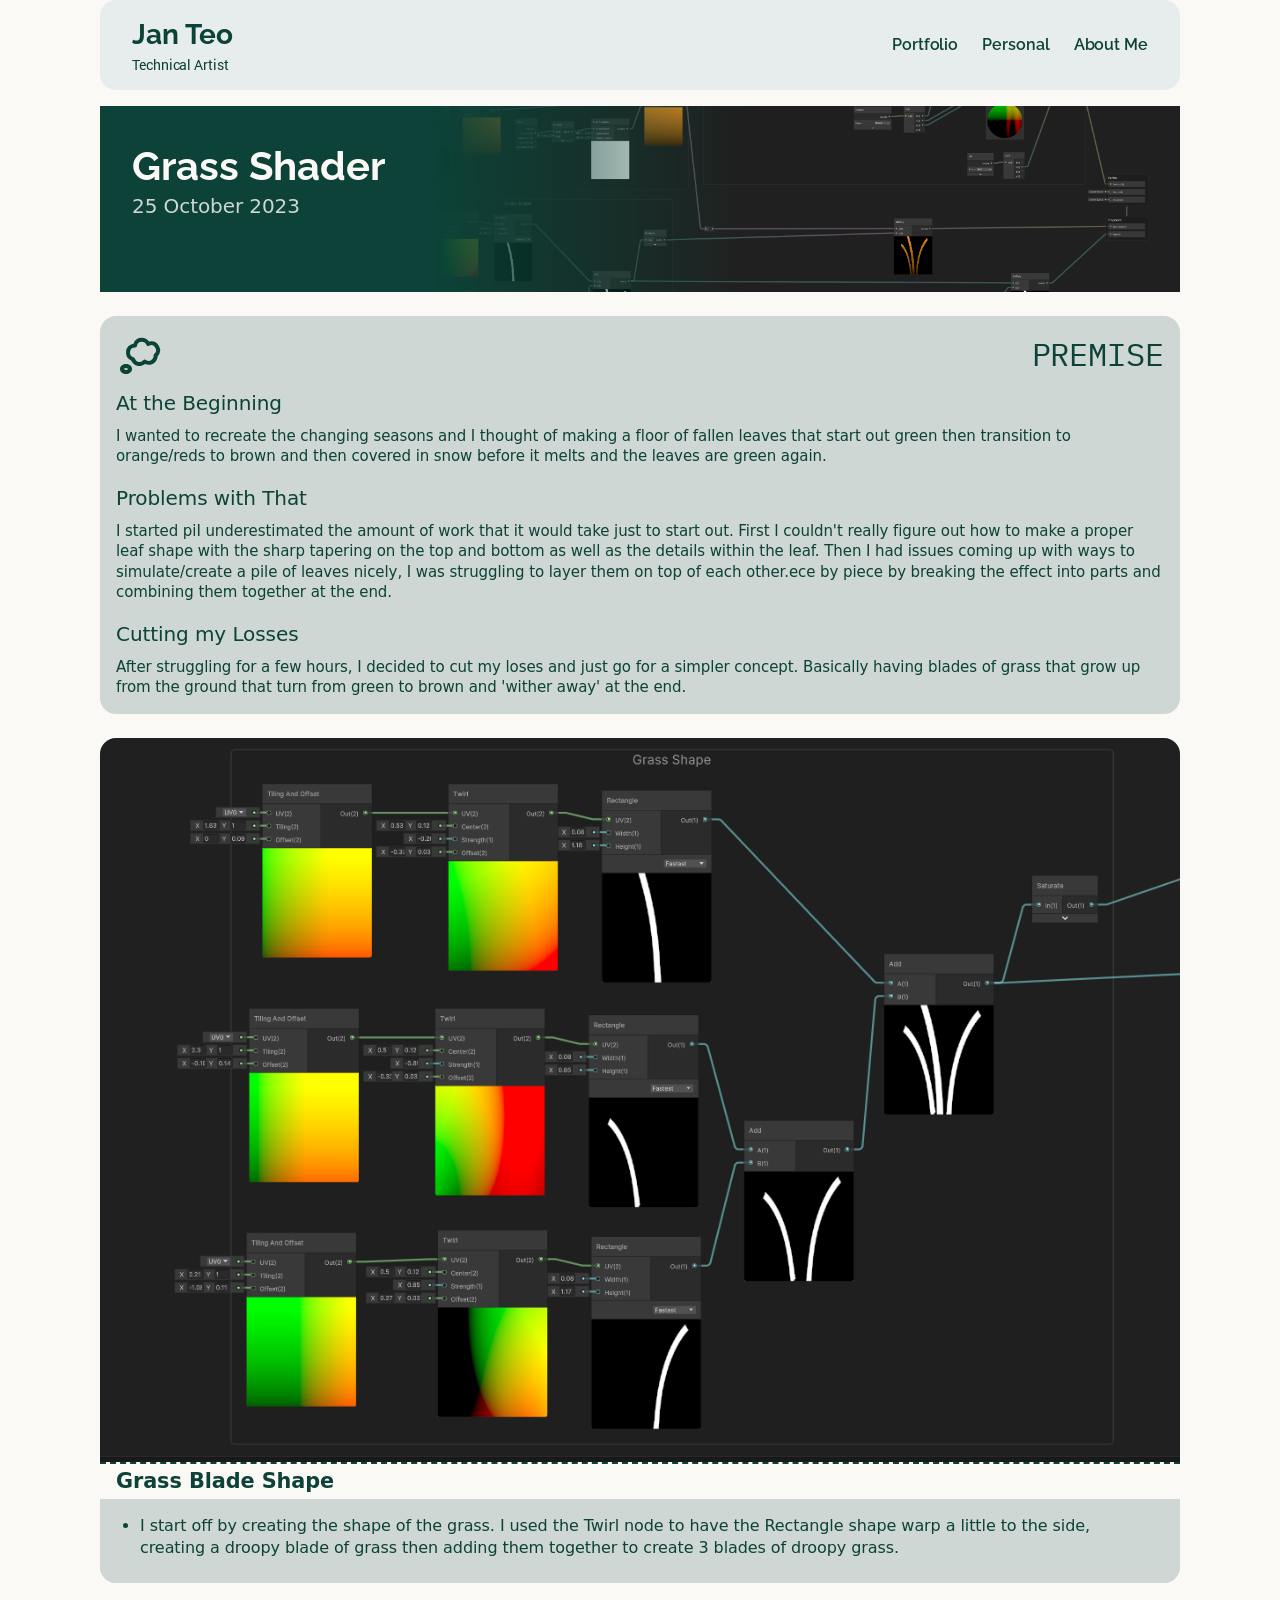
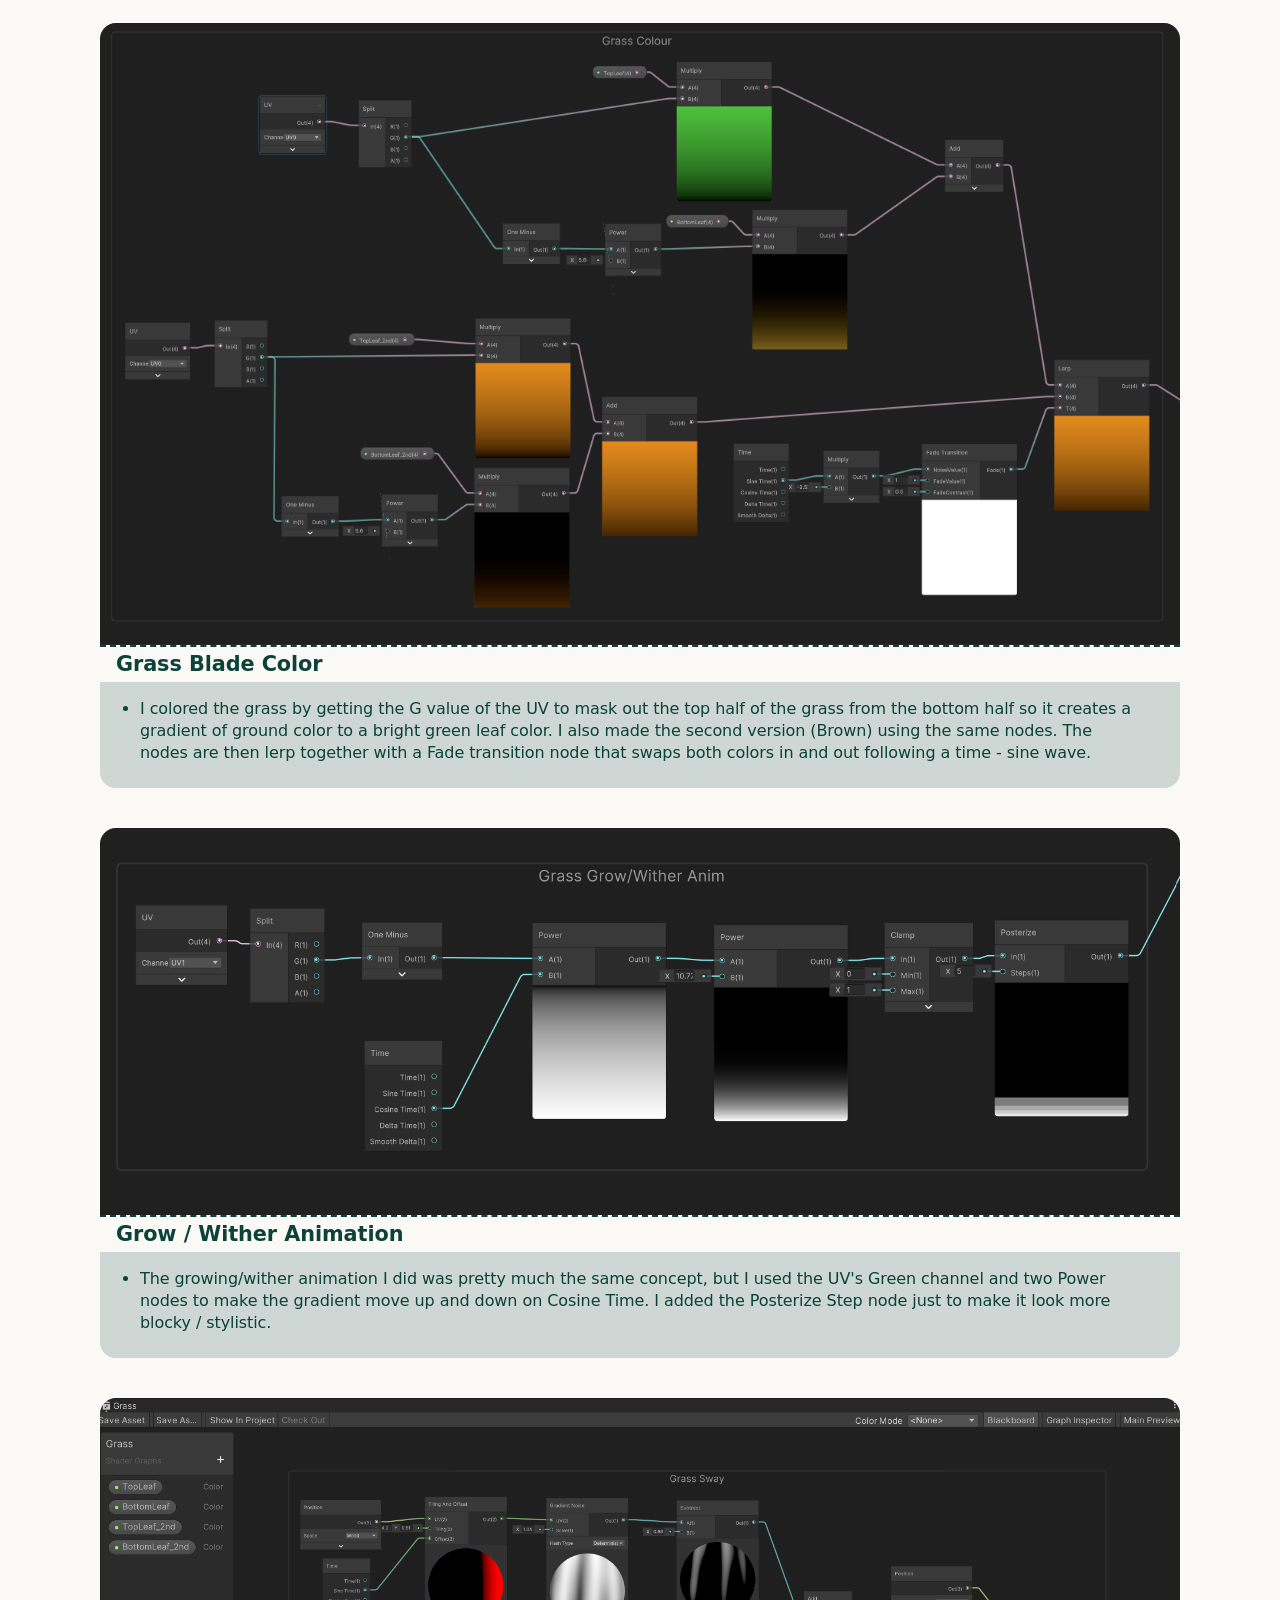
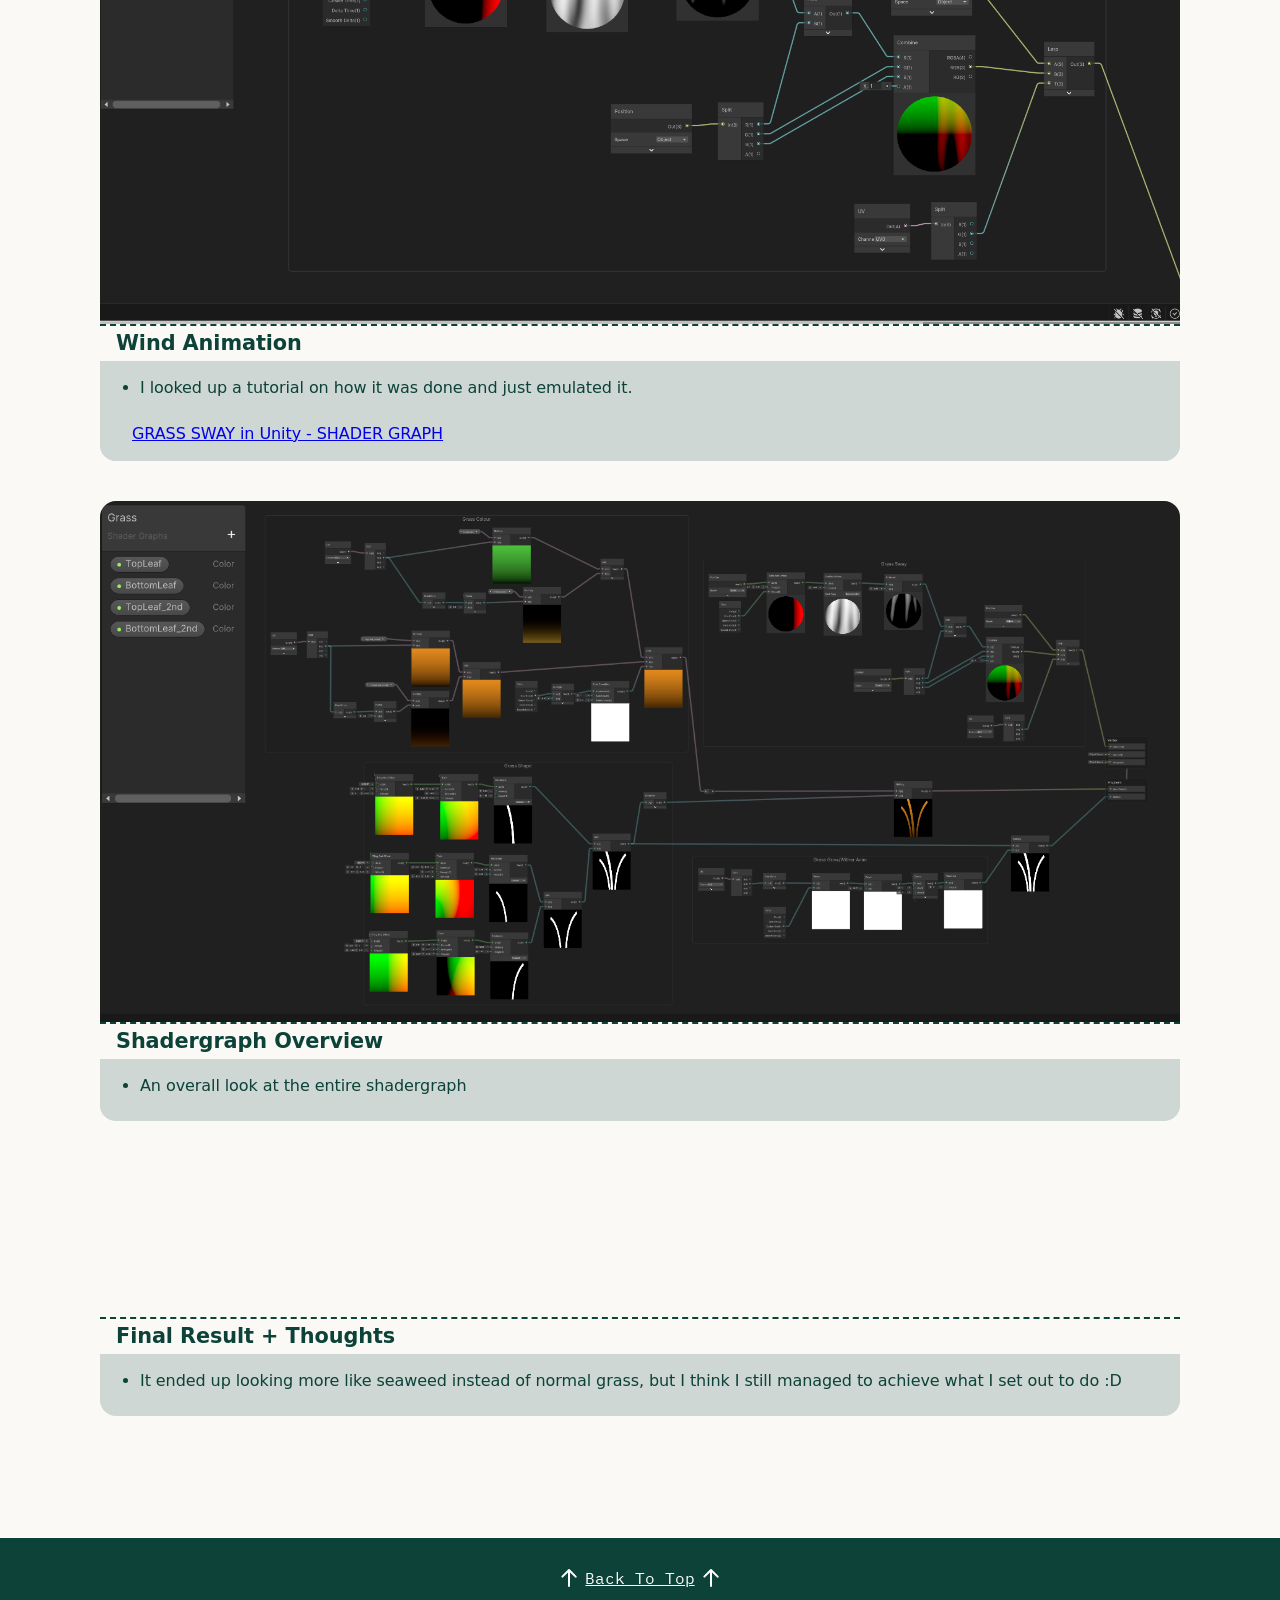
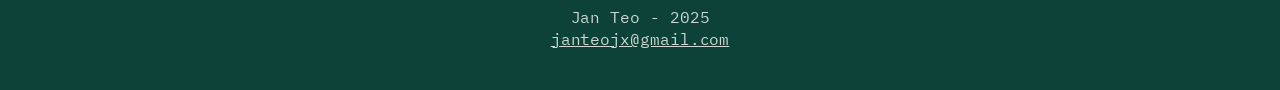
<file: devblogs/grassshader/index.html>
<!doctype html>
<html
  lang="en"
  data-ws-project="4ed395ea-421b-4d47-955a-c3760f78598f"
  data-ws-last-published="2025-10-25T14:59:06.203Z"
>
  <head>
    <link
      rel="stylesheet"
      type="text/css"
      href="/assets/static/app_generated_index-6937cd5a.BFbxs8ka.css"
    />
    <meta charset="UTF-8" />
    <meta name="viewport" content="width=device-width,initial-scale=1" />
    <meta property="og:url" content="https://url/devblogs/grassshader" />
    <title>Dev Blog - Grass Shader</title>
    <meta property="og:title" content="Dev Blog - Grass Shader" />
    <meta property="og:type" content="website" />
    <meta property="og:site_name" content="portfolio" />
    <meta name="robots" content="noindex, nofollow" />
    <meta property="twitter:card" content="summary_large_image" />
    <link rel="icon" href="/assets/Favicon_-zaAiaX0AO3avMqzFpwQw.png" />
    <link
      rel="preload"
      href="/assets/IBMPlexMono-Regular_XEb7jeg5C_8SVKdyQOvTE.ttf"
      as="font"
      crossorigin="anonymous"
    />
    <link
      rel="preload"
      href="/assets/InterVariable_qDqxtwB6S7W69tcm-FSxu.woff2"
      as="font"
      crossorigin="anonymous"
    />
    <link
      rel="preload"
      href="/assets/Roboto-Regular_Z0w1bXtk6PIycLE4xZbAP.ttf"
      as="font"
      crossorigin="anonymous"
    />
    <link
      rel="preload"
      href="/assets/IBMPlexMono-Bold_UaOtoEYPT3lKzhZXJ2H2W.ttf"
      as="font"
      crossorigin="anonymous"
    />
    <link
      rel="preload"
      href="/assets/Raleway-VariableFont_wght_H9KxUdK8l4MoIpyd0hqUg.ttf"
      as="font"
      crossorigin="anonymous"
    />
    <link
      rel="preload"
      href="/assets/grass_shadergraph5_-XP3rxqpo6M68NxARAiXU.png"
      as="image"
    />
    <script type="application/ld+json">
      {
        "@context": "https://schema.org",
        "@type": "WebSite",
        "name": "portfolio",
        "url": "https://url"
      }
    </script>
  </head>
  <body id="blog_top" class="w-body c1ns98mi">
    <div style="display: contents">
      <div style="display: contents">
        <header
          class="w-box c1357293 c9jnjeu c1y6imu0 c3qzgd0 czr2pxy c1xzl1u9 cry9bxc ca4qjwu c1cdc69r c13gq7xy c1lfjoq7 c1fo9lv5 c1qyy4dh c1wt8a7g cavd3zn"
        >
          <div
            class="w-box cry9bxc c1lxiyww ct02u4h c1z0l37u c1ml0hr7 c14e0sxh c1fd0kk1 cpjowtb c11gzs80 cv2gy63 cxn73lu c5dy17i c1hsfuam c1fw2gxr ct8vr6u cnu4kgu c1yb3n9o cbrrmm8 cuo9dm5 c5egcmi c1qyy4dh c1llqm3g c1mcu1jn cr1aip5 c1xzir7e cm7fzb7 cxuma7n"
          >
            <a href="/#home" class="w-element cir85gx c135vpv5 c1llqm3g"
              ><div class="w-element cj19xlp">
                <h1 class="w-element c2wmpdl c11dowh9">Jan Teo</h1>
                <p class="w-element ce1u2as">Technical Artist</p>
              </div></a
            >
            <nav
              aria-label="main"
              class="w-box cry9bxc c1qyy4dh ct02u4h c1fhkm63 clv8gve cc3dq2t"
            >
              <nav
                aria-label="Main"
                data-orientation="horizontal"
                dir="ltr"
                class="w-navigation-menu czr2pxy"
              >
                <div style="position: relative">
                  <ul
                    data-orientation="horizontal"
                    class="w-menu-list cry9bxc c1fhkm63 cqeb86t c1admj5d c34dwh1 c1qyy4dh c1t3frhm c10zkoym ct8c5y2 c1pqbrmo c2wmpdl c1cb3y4c c1n13r54 c18knjwi"
                    dir="ltr"
                  >
                    <li data-ws-index="0" class="w-menu-item">
                      <a
                        href="/aboutme#aboutme"
                        class="w-link cl60rel c1ib9cr2 csru8nn c1hz2opz c1c9nyn co9inq6 c18nx7en c13zjl4p c1llqm3g ch11gwv c1md20bl c1e892th c1qyy4dh ct02u4h c1e7helk c1l0vha7 csyy8v5 c1bc2i7x c17r8x7j c135vpv5 c6k8nt0 c10psnxv cb06ied cocvd96 c4j0o1n c12mjb61"
                        >About Me</a
                      >
                    </li>
                    <li data-ws-index="1" class="w-menu-item">
                      <a
                        href="/personal#blogs"
                        class="w-link cl60rel c1ib9cr2 csru8nn c1hz2opz c1c9nyn co9inq6 c18nx7en c13zjl4p c1llqm3g ch11gwv c1md20bl c1e892th c1qyy4dh ct02u4h c1e7helk c1l0vha7 csyy8v5 c1bc2i7x c17r8x7j c135vpv5 c6k8nt0 c10psnxv cb06ied cocvd96 c4j0o1n c12mjb61"
                        >Personal</a
                      >
                    </li>
                    <li data-ws-index="2" class="w-menu-item">
                      <a
                        href="/#Portfolio"
                        class="w-link cl60rel c1ib9cr2 csru8nn c1hz2opz c1c9nyn co9inq6 c18nx7en c13zjl4p c1llqm3g ch11gwv c1md20bl c1e892th c1qyy4dh ct02u4h c1e7helk c1l0vha7 csyy8v5 c1bc2i7x c17r8x7j c135vpv5 c6k8nt0 c10psnxv cb06ied cocvd96 c4j0o1n c12mjb61"
                        >Portfolio</a
                      >
                    </li>
                  </ul>
                </div>
              </nav>
            </nav>
            <div class="w-box cwvpjlf cx6c9kw c1rstvfo c1bulmrh">
              <button
                type="button"
                aria-label="Open mobile menu"
                class="w-button c1b44psv cjtzmec c12n5uks csb0ifw cg5j03k c8od1c4 c135vpv5 caafw5v csru8nn c1md20bl c1e892th c16xs6ny ct02u4h c1hz2opz c1c9nyn co9inq6 c18nx7en c13zjl4p c1cb3y4c c1h3d6dm cuj80l1 ct8vr6u c1muyosp cvw3fbs cjhfojh c1cmxm2w c2c7i6t c1r2vfc1 c1j33arz cl8xzcs c6y7agi c1yyiwwo c1vy1xjw cl60rel c1ib9cr2 cb06ied c1ro4ucl c1s5r7yb c1ggkywf cv7lanz cldcmjh cow30mz c1k6tqmo c1oxjrsz csud216 c1xiy5b1 cq7d8me c157000q c1bpmp3z c1ycnvnd"
                aria-haspopup="dialog"
                aria-expanded="false"
                aria-controls="radix-:R6m:"
                data-state="closed"
              >
                <div class="w-html-embed">
                  <svg
                    xmlns="http://www.w3.org/2000/svg"
                    viewBox="0 0 22 22"
                    fill="currentColor"
                    width="100%"
                    height="100%"
                    style="display: block"
                    aria-hidden="true"
                  >
                    <path
                      fill-rule="evenodd"
                      d="M2 5.998a.75.75 0 0 1 .75-.75h16.5a.75.75 0 0 1 0 1.5H2.75a.75.75 0 0 1-.75-.75Zm0 5.5a.75.75 0 0 1 .75-.75h16.5a.75.75 0 0 1 0 1.5H2.75a.75.75 0 0 1-.75-.75Zm0 5.5a.75.75 0 0 1 .75-.75h16.5a.75.75 0 0 1 0 1.5H2.75a.75.75 0 0 1-.75-.75Z"
                      clip-rule="evenodd"
                    />
                  </svg>
                </div>
              </button>
            </div>
          </div>
        </header>
        <div class="w-html-embed ck3af4j c19v6zpy">
          <style>
            * {
              /* Remove preset margins on everything so they can be applied where we want. */
              margin: 0;
              /* Make links scroll to their sections smoothly. */
              scroll-behavior: smooth;
            }
          </style>
        </div>
      </div>
    </div>
    <section class="w-box c1fo9lv5 c1mzb2kd cbb9sc4 c19hobtd cl05ukp">
      <div
        class="w-box c1357293 c9jnjeu c1y6imu0 c3qzgd0 czr2pxy c1xzl1u9 cry9bxc c10zkoym ct8c5y2 c13gq7xy c1lfjoq7 c1qyy4dh ct02u4h"
      >
        <div
          class="w-box cry9bxc c1lfjoq7 ct8c5y2 c10zkoym c16xs6ny ct02u4h c1qom380 c1fhkm63 clv8gve c1mcu1jn c1r8bsqm c158qw7a c1di64f2 c1ru090q c1syziaj c19ffyra cz2aw51 cakjhhm cnqbj7z c1th2f9o"
        >
          <div
            class="w-box cry9bxc c1lfjoq7 c10mkqwx c16xs6ny ct02u4h c1mcu1jn cgn90jy chgdsgq"
          >
            <h2
              class="w-heading c1dxq9cf c11dowh9 cvgv9nf c8ys3vy c74kosi c1x4yn0w c1dhz37v"
            >
              Grass Shader
            </h2>
            <p
              class="w-paragraph c1nkzcyu c3fmn7t c12ho6o0 c1x4yn0w clllkwr c1dhz37v"
            >
              25 October 2023
            </p>
          </div>
        </div>
        <div
          class="w-box c1t3frhm c10zm77i c12n5uks csb0ifw cg5j03k c8od1c4 cckz8kx"
        >
          <div
            class="w-box cn6056e c1117wcl c1lxiyww c18v2pa2 c16xs6ny cry9bxc c1mcu1jn c5m8ase clv8gve"
          >
            <div
              class="w-html-embed csru8nn c1qyy4dh ct02u4h c10zkoym ct8c5y2 c1kzehto c1llqm3g"
            >
              <svg
                xmlns="http://www.w3.org/2000/svg"
                width="100%"
                height="100%"
                viewBox="0 0 24 24"
              >
                <g fill="none" fill-rule="evenodd">
                  <path
                    d="M24 0v24H0V0h24ZM12.594 23.258l-.012.002l-.071.035l-.02.004l-.014-.004l-.071-.036c-.01-.003-.019 0-.024.006l-.004.01l-.017.428l.005.02l.01.013l.104.074l.015.004l.012-.004l.104-.074l.012-.016l.004-.017l-.017-.427c-.002-.01-.009-.017-.016-.018Zm.264-.113l-.014.002l-.184.093l-.01.01l-.003.011l.018.43l.005.012l.008.008l.201.092c.012.004.023 0 .029-.008l.004-.014l-.034-.614c-.003-.012-.01-.02-.02-.022Zm-.715.002a.023.023 0 0 0-.027.006l-.006.014l-.034.614c0 .012.007.02.017.024l.015-.002l.201-.093l.01-.008l.003-.011l.018-.43l-.003-.012l-.01-.01l-.184-.092Z"
                  />
                  <path
                    fill="currentColor"
                    d="M5 16c.748 0 1.463.226 2.014.64c.552.413.986 1.06.986 1.86s-.434 1.447-.986 1.86c-.55.414-1.266.64-2.014.64c-.748 0-1.463-.226-2.014-.64C2.434 19.948 2 19.3 2 18.5s.434-1.447.986-1.86C3.536 16.225 4.252 16 5 16Zm0 2c-.357 0-.641.11-.814.24c-.123.092-.165.17-.18.218L4 18.5l.007.042c.014.048.056.126.179.219c.173.13.457.239.814.239c.357 0 .641-.11.814-.24c.123-.092.165-.17.18-.218L6 18.5l-.007-.042c-.014-.048-.056-.126-.179-.219C5.641 18.11 5.357 18 5 18Zm7.923-15.115c1.487 0 2.803.727 3.613 1.844a4.462 4.462 0 0 1 4.309 7.344a4.462 4.462 0 0 1-6.296 3.956a4.462 4.462 0 0 1-6.87-1.707A4.462 4.462 0 0 1 8.725 5.83a4.462 4.462 0 0 1 4.197-2.945Zm0 2a2.462 2.462 0 0 0-2.427 2.05a1 1 0 0 1-.888.83l-.146.004a2.462 2.462 0 0 0-.716 4.818a1 1 0 0 1 .667.667a2.463 2.463 0 0 0 4.224.889a1 1 0 0 1 1.333-.166a2.462 2.462 0 0 0 3.867-2.225a1 1 0 0 1 .333-.832a2.462 2.462 0 0 0-2.665-4.078a1 1 0 0 1-1.333-.5a2.462 2.462 0 0 0-2.249-1.457Z"
                  />
                </g>
              </svg>
            </div>
            <div class="w-box c1lxiyww c1mcu1jn c18v2pa2">
              <div class="w-text c12sm2j2 c1llqm3g cnbspdo cyqk3ni cl7jefz">
                Premise
              </div>
            </div>
          </div>
          <div
            class="w-box cry9bxc c1lfjoq7 c16xs6ny c1wt8a7g cn6056e c1117wcl"
          >
            <div class="w-text c16tlm18 c1llqm3g c1eyv08h">
              At the Beginning
            </div>
            <p class="w-paragraph c1llqm3g coyqk5m">
              I wanted to recreate the changing seasons and I thought of making
              a floor of fallen leaves that start out green then transition to
              orange/reds to brown and then covered in snow before it melts and
              the leaves are green again.
            </p>
            <div class="w-text c16tlm18 c1llqm3g c1eyv08h">
              Problems with That
            </div>
            <p class="w-paragraph c1llqm3g coyqk5m">
              I started piI underestimated the amount of work that it would take
              just to start out. First I couldn&#x27;t really figure out how to
              make a proper leaf shape with the sharp tapering on the top and
              bottom as well as the details within the leaf. Then I had issues
              coming up with ways to simulate/create a pile of leaves nicely, I
              was struggling to layer them on top of each other.ece by piece by
              breaking the effect into parts and combining them together at the
              end.
            </p>
            <div class="w-text c16tlm18 c1llqm3g c1eyv08h">
              Cutting my Losses
            </div>
            <p class="w-paragraph c1llqm3g coyqk5m">
              After struggling for a few hours, I decided to cut my loses and
              just go for a simpler concept. Basically having blades of grass
              that grow up from the ground that turn from green to brown and
              &#x27;wither away&#x27; at the end.
            </p>
          </div>
        </div>
        <div
          class="w-element c1ogff2u c10zm77i c1117wcl ceu66s9 c13gq7xy c12n5uks csb0ifw cg5j03k c8od1c4 c1xf7czk"
        >
          <div
            class="w-box cc1qqvk colzpbp ct02u4h c1qyy4dh cgn90jy ceu66s9 c12ae6v5 cry9bxc"
          >
            <img
              alt=""
              src="/assets/grass_shadergraph1_bc_3AG46ufIv6xHPYAuZ9.png"
              class="w-image c12n5uks csb0ifw c1wn9gbn ckhl5v6 cxbr3c5 c1mcu1jn c1fhkm63 clv8gve cb3r4hk c1xm24di"
              type="button"
              aria-haspopup="dialog"
              aria-expanded="false"
              aria-controls="radix-:R9q:"
              data-state="closed"
              sizes="(min-width: 1280px) 50vw, 100vw"
              srcset="
                /assets/grass_shadergraph1_bc_3AG46ufIv6xHPYAuZ9.png  384w,
                /assets/grass_shadergraph1_bc_3AG46ufIv6xHPYAuZ9.png  640w,
                /assets/grass_shadergraph1_bc_3AG46ufIv6xHPYAuZ9.png  750w,
                /assets/grass_shadergraph1_bc_3AG46ufIv6xHPYAuZ9.png  828w,
                /assets/grass_shadergraph1_bc_3AG46ufIv6xHPYAuZ9.png 1080w,
                /assets/grass_shadergraph1_bc_3AG46ufIv6xHPYAuZ9.png 1200w,
                /assets/grass_shadergraph1_bc_3AG46ufIv6xHPYAuZ9.png 1920w,
                /assets/grass_shadergraph1_bc_3AG46ufIv6xHPYAuZ9.png 2048w,
                /assets/grass_shadergraph1_bc_3AG46ufIv6xHPYAuZ9.png 3840w
              "
              decoding="async"
              loading="lazy"
            />
          </div>
          <div
            class="w-element c10zm77i c1gut7ra cvyaqlm cg5j03k c8od1c4 c19wkfj2"
          >
            <h1
              class="w-element c1llqm3g cuj80l1 c1778y6x c1lfjoq7 c15cml01 cmn85xq ce1ytke c1uv6uxn cacfwr0 c14969jl c1por3pp cj9wdjl c1er9g7j co9ka97 ct02u4h c44qnp4 crbkh5v c1ns98mi c19wkfj2 c13gq7xy c1o09xkk c1b8h8s3 c1rdolro"
            >
              Grass Blade Shape
            </h1>
            <ul class="w-element c1llqm3g co8gpyk cq4mlzy c12r39zv">
              <li class="w-element c12j6c4j">
                I start off by creating the shape of the grass. I used the Twirl
                node to have the Rectangle shape warp a little to the side,
                creating a droopy blade of grass then adding them together to
                create 3 blades of droopy grass.
              </li>
            </ul>
          </div>
        </div>
        <div
          class="w-element c1ogff2u c10zm77i c1117wcl ceu66s9 c13gq7xy c12n5uks csb0ifw cg5j03k c8od1c4 c1xf7czk"
        >
          <div
            class="w-box cc1qqvk colzpbp ct02u4h c1qyy4dh cgn90jy ceu66s9 c12ae6v5 cry9bxc"
          >
            <img
              alt=""
              src="/assets/grass_shadergraph2_IIGyDD9d07jpdRN55iEkr.png"
              class="w-image c12n5uks csb0ifw c1wn9gbn ckhl5v6 cxbr3c5 c1mcu1jn c1fhkm63 clv8gve c1xm24di"
              type="button"
              aria-haspopup="dialog"
              aria-expanded="false"
              aria-controls="radix-:Raa:"
              data-state="closed"
              sizes="(min-width: 1280px) 50vw, 100vw"
              srcset="
                /assets/grass_shadergraph2_IIGyDD9d07jpdRN55iEkr.png  384w,
                /assets/grass_shadergraph2_IIGyDD9d07jpdRN55iEkr.png  640w,
                /assets/grass_shadergraph2_IIGyDD9d07jpdRN55iEkr.png  750w,
                /assets/grass_shadergraph2_IIGyDD9d07jpdRN55iEkr.png  828w,
                /assets/grass_shadergraph2_IIGyDD9d07jpdRN55iEkr.png 1080w,
                /assets/grass_shadergraph2_IIGyDD9d07jpdRN55iEkr.png 1200w,
                /assets/grass_shadergraph2_IIGyDD9d07jpdRN55iEkr.png 1920w,
                /assets/grass_shadergraph2_IIGyDD9d07jpdRN55iEkr.png 2048w,
                /assets/grass_shadergraph2_IIGyDD9d07jpdRN55iEkr.png 3840w
              "
              decoding="async"
              loading="lazy"
            />
          </div>
          <div
            class="w-element c10zm77i c1gut7ra cvyaqlm cg5j03k c8od1c4 c19wkfj2"
          >
            <h1
              class="w-element c1llqm3g cuj80l1 c1778y6x c1lfjoq7 c15cml01 cmn85xq ce1ytke c1uv6uxn cacfwr0 c14969jl c1por3pp cj9wdjl c1er9g7j co9ka97 ct02u4h c44qnp4 crbkh5v c1ns98mi c19wkfj2 c13gq7xy c1o09xkk c1b8h8s3 c1rdolro"
            >
              Grass Blade Color
            </h1>
            <ul class="w-element c1llqm3g co8gpyk cq4mlzy c12r39zv">
              <li class="w-element c12j6c4j">
                I colored the grass by getting the G value of the UV to mask out
                the top half of the grass from the bottom half so it creates a
                gradient of ground color to a bright green leaf color. I also
                made the second version (Brown) using the same nodes. The nodes
                are then lerp together with a Fade transition node that swaps
                both colors in and out following a time - sine wave.
              </li>
            </ul>
          </div>
        </div>
        <div
          class="w-element c1ogff2u c10zm77i c1117wcl ceu66s9 c13gq7xy c12n5uks csb0ifw cg5j03k c8od1c4 c1xf7czk"
        >
          <div
            class="w-box cc1qqvk colzpbp ct02u4h c1qyy4dh cgn90jy ceu66s9 c12ae6v5 cry9bxc"
          >
            <img
              alt=""
              src="/assets/grass_shadergraph3_wWE6J51r1DEgRuPS33cP0.png"
              class="w-image c12n5uks csb0ifw c1wn9gbn ckhl5v6 cxbr3c5 c1mcu1jn c1fhkm63 clv8gve c1xm24di"
              type="button"
              aria-haspopup="dialog"
              aria-expanded="false"
              aria-controls="radix-:Raq:"
              data-state="closed"
              sizes="(min-width: 1280px) 50vw, 100vw"
              srcset="
                /assets/grass_shadergraph3_wWE6J51r1DEgRuPS33cP0.png  384w,
                /assets/grass_shadergraph3_wWE6J51r1DEgRuPS33cP0.png  640w,
                /assets/grass_shadergraph3_wWE6J51r1DEgRuPS33cP0.png  750w,
                /assets/grass_shadergraph3_wWE6J51r1DEgRuPS33cP0.png  828w,
                /assets/grass_shadergraph3_wWE6J51r1DEgRuPS33cP0.png 1080w,
                /assets/grass_shadergraph3_wWE6J51r1DEgRuPS33cP0.png 1200w,
                /assets/grass_shadergraph3_wWE6J51r1DEgRuPS33cP0.png 1920w,
                /assets/grass_shadergraph3_wWE6J51r1DEgRuPS33cP0.png 2048w,
                /assets/grass_shadergraph3_wWE6J51r1DEgRuPS33cP0.png 3840w
              "
              decoding="async"
              loading="lazy"
            />
          </div>
          <div
            class="w-element c10zm77i c1gut7ra cvyaqlm cg5j03k c8od1c4 c19wkfj2"
          >
            <h1
              class="w-element c1llqm3g cuj80l1 c1778y6x c1lfjoq7 c15cml01 cmn85xq ce1ytke c1uv6uxn cacfwr0 c14969jl c1por3pp cj9wdjl c1er9g7j co9ka97 ct02u4h c44qnp4 crbkh5v c1ns98mi c19wkfj2 c13gq7xy c1o09xkk c1b8h8s3 c1rdolro"
            >
              Grow / Wither Animation
            </h1>
            <ul class="w-element c1llqm3g co8gpyk cq4mlzy c12r39zv">
              <li class="w-element c12j6c4j">
                The growing/wither animation I did was pretty much the same
                concept, but I used the UV&#x27;s Green channel and two Power
                nodes to make the gradient move up and down on Cosine Time. I
                added the Posterize Step node just to make it look more blocky /
                stylistic.<br />
              </li>
            </ul>
          </div>
        </div>
        <div
          class="w-element c1ogff2u c10zm77i c1117wcl ceu66s9 c13gq7xy c12n5uks csb0ifw cg5j03k c8od1c4 c1mcu1jn c1xf7czk"
        >
          <div
            class="w-box cc1qqvk colzpbp ct02u4h c1qyy4dh cgn90jy ceu66s9 c12ae6v5 cry9bxc"
          >
            <img
              alt=""
              src="/assets/grass_shadergraph4_aMzb7hEeHchhmIebTsXyt.png"
              class="w-image c12n5uks csb0ifw c1wn9gbn ckhl5v6 cxbr3c5 c1mcu1jn c1fhkm63 clv8gve c1xm24di"
              type="button"
              aria-haspopup="dialog"
              aria-expanded="false"
              aria-controls="radix-:Rba:"
              data-state="closed"
              sizes="(min-width: 1280px) 50vw, 100vw"
              srcset="
                /assets/grass_shadergraph4_aMzb7hEeHchhmIebTsXyt.png  384w,
                /assets/grass_shadergraph4_aMzb7hEeHchhmIebTsXyt.png  640w,
                /assets/grass_shadergraph4_aMzb7hEeHchhmIebTsXyt.png  750w,
                /assets/grass_shadergraph4_aMzb7hEeHchhmIebTsXyt.png  828w,
                /assets/grass_shadergraph4_aMzb7hEeHchhmIebTsXyt.png 1080w,
                /assets/grass_shadergraph4_aMzb7hEeHchhmIebTsXyt.png 1200w,
                /assets/grass_shadergraph4_aMzb7hEeHchhmIebTsXyt.png 1920w,
                /assets/grass_shadergraph4_aMzb7hEeHchhmIebTsXyt.png 2048w,
                /assets/grass_shadergraph4_aMzb7hEeHchhmIebTsXyt.png 3840w
              "
              decoding="async"
              loading="lazy"
            />
          </div>
          <div
            class="w-element c10zm77i c1gut7ra cvyaqlm cg5j03k c8od1c4 c19wkfj2"
          >
            <h1
              class="w-element c1llqm3g cuj80l1 c1778y6x c1lfjoq7 c15cml01 cmn85xq ce1ytke c1uv6uxn cacfwr0 c14969jl c1por3pp cj9wdjl c1er9g7j co9ka97 ct02u4h c44qnp4 crbkh5v c1ns98mi c19wkfj2 c13gq7xy c1o09xkk c1b8h8s3 c1rdolro"
            >
              Wind Animation
            </h1>
            <ul class="w-element c1llqm3g co8gpyk cq4mlzy c12r39zv">
              <li class="w-element c12j6c4j">
                I looked up a tutorial on how it was done and just emulated it.
              </li>
            </ul>
            <a
              href="https://www.youtube.com/watch?v=L_Bzcw9tqTc"
              class="w-link c10mkqwx c13gq7xy"
              >GRASS SWAY in Unity - SHADER GRAPH</a
            >
          </div>
        </div>
        <div
          class="w-element c1ogff2u c10zm77i c1117wcl ceu66s9 c13gq7xy c12n5uks csb0ifw cg5j03k c8od1c4 c1mcu1jn c1xf7czk"
        >
          <div
            class="w-box cc1qqvk colzpbp ct02u4h c1qyy4dh cgn90jy ceu66s9 c12ae6v5 cry9bxc"
          >
            <img
              alt=""
              src="/assets/grass_shadergraph5_-XP3rxqpo6M68NxARAiXU.png"
              class="w-image c12n5uks csb0ifw c1wn9gbn ckhl5v6 cxbr3c5 c1mcu1jn c1fhkm63 clv8gve c1xm24di"
              type="button"
              aria-haspopup="dialog"
              aria-expanded="false"
              aria-controls="radix-:Rbq:"
              data-state="closed"
              sizes="(min-width: 1280px) 50vw, 100vw"
              srcset="
                /assets/grass_shadergraph5_-XP3rxqpo6M68NxARAiXU.png  384w,
                /assets/grass_shadergraph5_-XP3rxqpo6M68NxARAiXU.png  640w,
                /assets/grass_shadergraph5_-XP3rxqpo6M68NxARAiXU.png  750w,
                /assets/grass_shadergraph5_-XP3rxqpo6M68NxARAiXU.png  828w,
                /assets/grass_shadergraph5_-XP3rxqpo6M68NxARAiXU.png 1080w,
                /assets/grass_shadergraph5_-XP3rxqpo6M68NxARAiXU.png 1200w,
                /assets/grass_shadergraph5_-XP3rxqpo6M68NxARAiXU.png 1920w,
                /assets/grass_shadergraph5_-XP3rxqpo6M68NxARAiXU.png 2048w,
                /assets/grass_shadergraph5_-XP3rxqpo6M68NxARAiXU.png 3840w
              "
              decoding="async"
              loading="lazy"
            />
          </div>
          <div
            class="w-element c10zm77i c1gut7ra cvyaqlm cg5j03k c8od1c4 c19wkfj2"
          >
            <h1
              class="w-element c1llqm3g cuj80l1 c1778y6x c1lfjoq7 c15cml01 cmn85xq ce1ytke c1uv6uxn cacfwr0 c14969jl c1por3pp cj9wdjl c1er9g7j co9ka97 ct02u4h c44qnp4 crbkh5v c1ns98mi c19wkfj2 c13gq7xy c1o09xkk c1b8h8s3 c1rdolro"
            >
              Shadergraph Overview
            </h1>
            <ul class="w-element c1llqm3g co8gpyk cq4mlzy c12r39zv">
              <li class="w-element c12j6c4j">
                An overall look at the entire shadergraph
              </li>
            </ul>
          </div>
        </div>
        <div class="w-element c13gq7xy c1fhkm63 clv8gve c1mcu1jn">
          <video
            src="/assets/GrassShader_qbpq82NPsqAXRbQEGD3Nq.mp4"
            preload="auto"
            autoplay=""
            muted=""
            playsinline=""
            crossorigin="anonymous"
            alt=""
            loop=""
            class="w-video c12n5uks csb0ifw c1wn9gbn ckhl5v6"
            data-ws-video-id=":Rca:"
          ></video>
          <div
            class="w-element c10zm77i c1gut7ra cvyaqlm cg5j03k c8od1c4 c19wkfj2"
          >
            <h1
              class="w-element c1llqm3g cuj80l1 c1778y6x c1lfjoq7 c15cml01 cmn85xq ce1ytke c1uv6uxn cacfwr0 c14969jl c1por3pp cj9wdjl c1er9g7j co9ka97 ct02u4h c44qnp4 crbkh5v c1ns98mi c19wkfj2 c13gq7xy c1o09xkk c1b8h8s3 c1rdolro"
            >
              Final Result + Thoughts
            </h1>
            <ul class="w-element c1llqm3g co8gpyk cq4mlzy c12r39zv">
              <li class="w-element c12j6c4j">
                It ended up looking more like seaweed instead of normal grass,
                but I think I still managed to achieve what I set out to do :D
              </li>
            </ul>
          </div>
        </div>
      </div>
    </section>
    <div style="display: contents">
      <div style="display: contents">
        <footer class="w-box c130qyz3 cqlgvkl c82o5tr">
          <div class="w-box c13xb0l cup9vyi c1n5d942">
            <div
              class="w-box c1357293 c9jnjeu c1y6imu0 c3qzgd0 czr2pxy c1xzl1u9 cry9bxc ceu66s9 c12ae6v5 c13gq7xy c1lfjoq7 c1qyy4dh c1wt8a7g cquv50b"
            >
              <a
                href="#top"
                class="w-link cuccfz7 c135vpv5 cyqk3ni c10psnxv c12sm2j2 c1fhkm63 clv8gve cry9bxc c1qyy4dh c1irt2x"
                ><div class="w-html-embed csru8nn co039og cr66o8x">
                  <svg
                    xmlns="http://www.w3.org/2000/svg"
                    width="100%"
                    height="100%"
                    viewBox="0 0 24 24"
                  >
                    <path
                      fill="currentColor"
                      d="M11.47 5.47a.753.753 0 0 1 1.06 0l5 5a.75.75 0 1 1-1.06 1.06l-3.72-3.72V18a.75.75 0 0 1-1.5 0V7.81l-3.72 3.72a.75.75 0 0 1-1.06-1.06z"
                    />
                  </svg>
                </div>
                <span class="w-text cauqto8 cr66o8x cyqk3ni c180fws7"
                  >Back To Top</span
                >
                <div class="w-html-embed csru8nn co039og cr66o8x">
                  <svg
                    xmlns="http://www.w3.org/2000/svg"
                    width="100%"
                    height="100%"
                    viewBox="0 0 24 24"
                  >
                    <path
                      fill="currentColor"
                      d="M11.47 5.47a.753.753 0 0 1 1.06 0l5 5a.75.75 0 1 1-1.06 1.06l-3.72-3.72V18a.75.75 0 0 1-1.5 0V7.81l-3.72 3.72a.75.75 0 0 1-1.06-1.06z"
                    />
                  </svg></div
              ></a>
              <div class="w-text cyqk3ni c12ho6o0">Jan Teo - 2025</div>
              <a
                href="mailto:janteojx@gmail.com"
                class="w-link cl60rel c1ib9cr2 cld4m44 c1hz2opz c1c9nyn co9inq6 c18nx7en c13zjl4p c12ho6o0 cyqk3ni cb06ied"
                >janteojx@gmail.com</a
              >
            </div>
          </div>
        </footer>
      </div>
    </div>
    <script id="vike_pageContext" type="application/json">
      {
        "_urlRewrite": null,
        "pageId": "/pages/devblogs/grassshader",
        "routeParams": {},
        "data": {
          "url": "https://url/devblogs/grassshader",
          "system": { "params": {}, "search": {}, "origin": "https://url" },
          "resources": {},
          "pageMeta": {
            "title": "Dev Blog - Grass Shader",
            "description": "",
            "excludePageFromSearch": true,
            "language": "",
            "socialImageAssetName": "!undefined",
            "socialImageUrl": "",
            "status": "!undefined",
            "redirect": "",
            "custom": []
          }
        }
      }
    </script>
    <script id="vike_globalContext" type="application/json">
      {}
    </script>
    <script
      src="/assets/entries/entry-server-routing.Cig6cbOK.js"
      type="module"
      async
    ></script>
    <link
      rel="modulepreload"
      href="/assets/entries/pages_devblogs_grassshader.Cgyh_D_7.js"
      as="script"
      type="text/javascript"
    /><link
      rel="modulepreload"
      href="/assets/chunks/chunk-C39bVEFi.js"
      as="script"
      type="text/javascript"
    />
  </body>
</html>
</file>
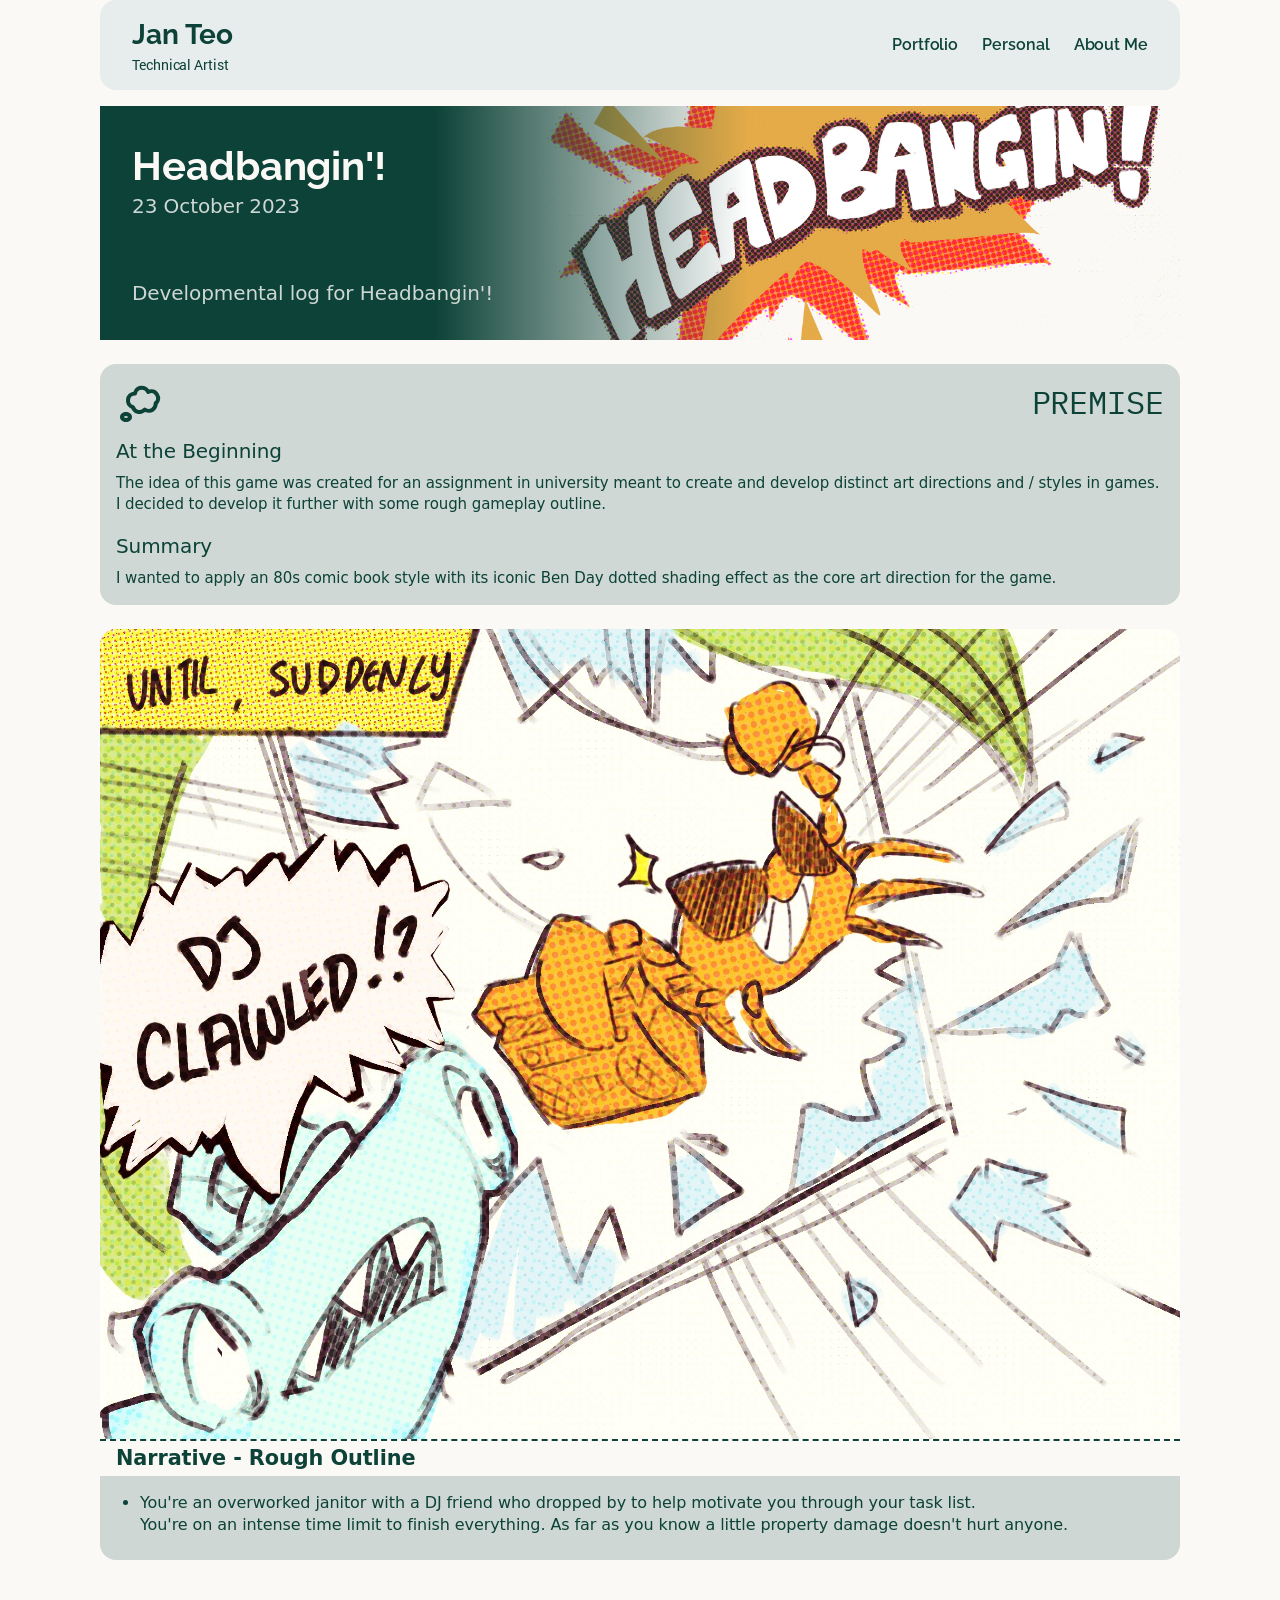
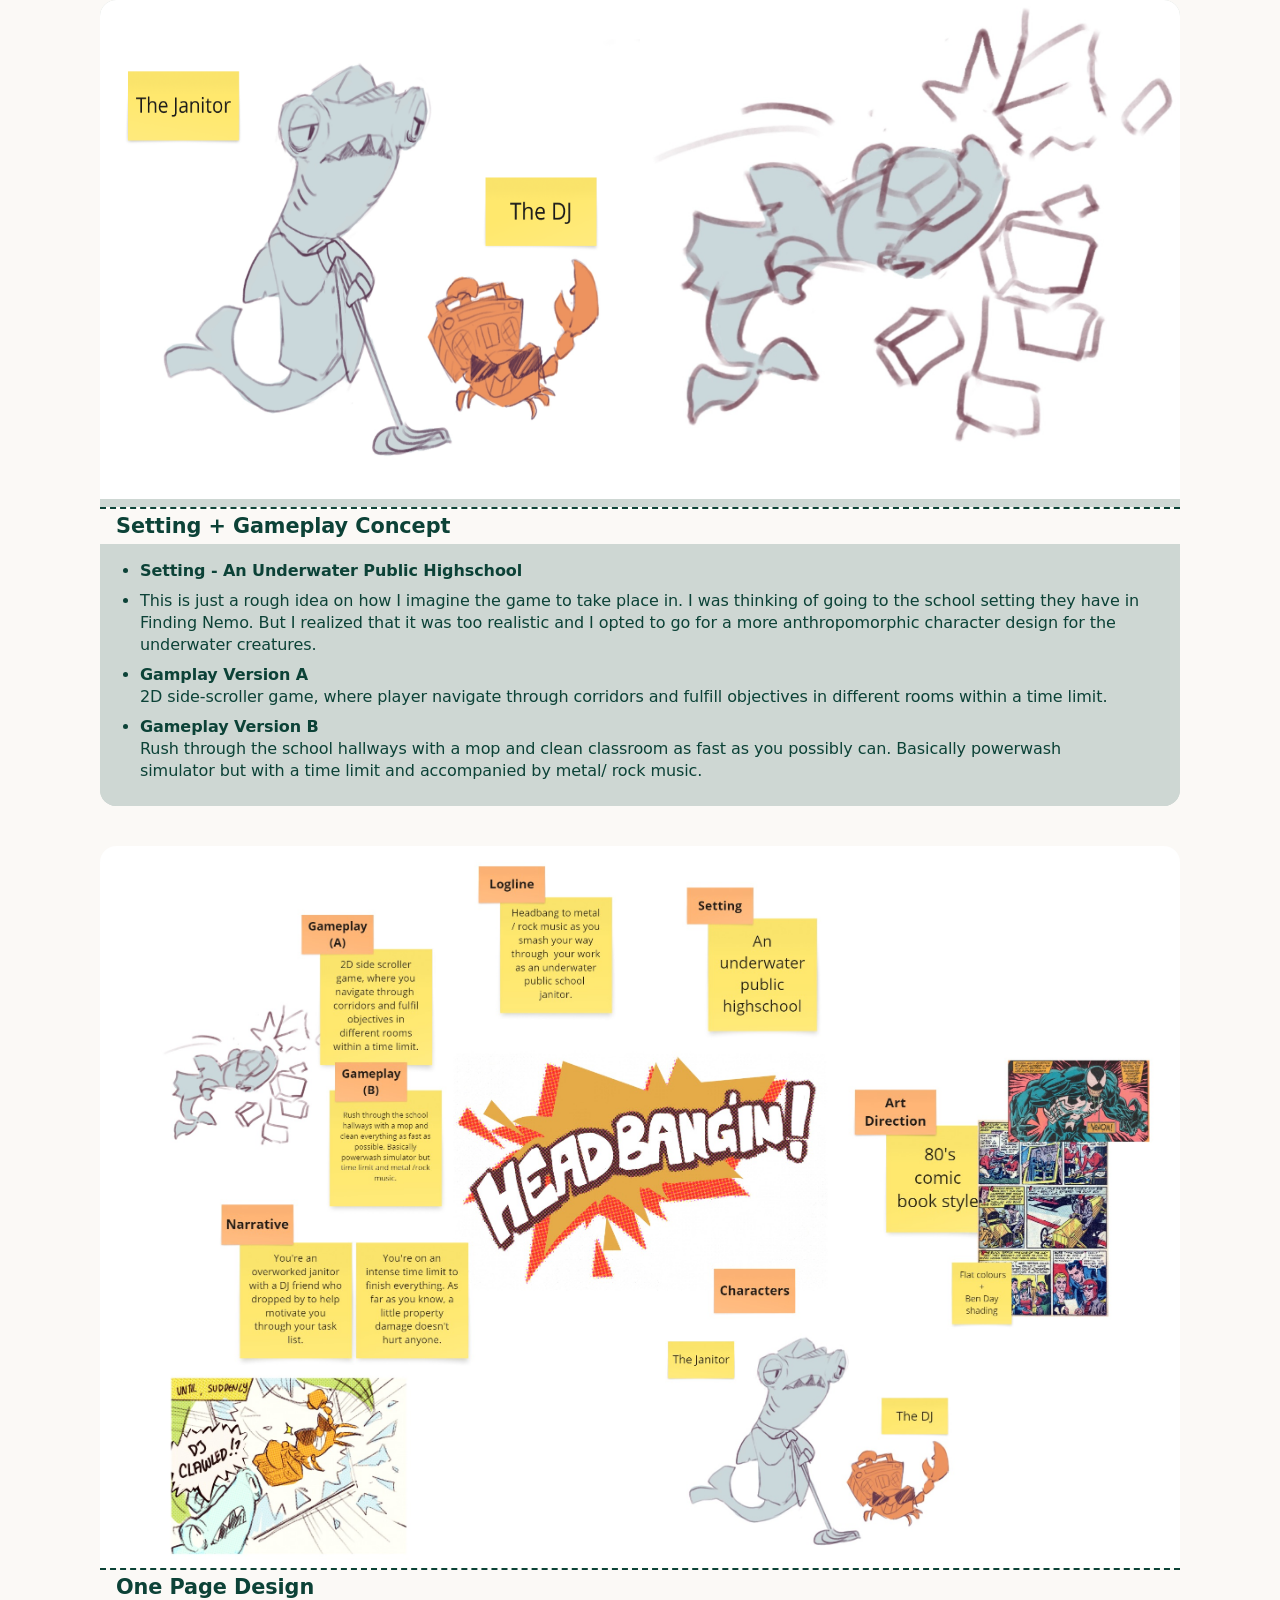
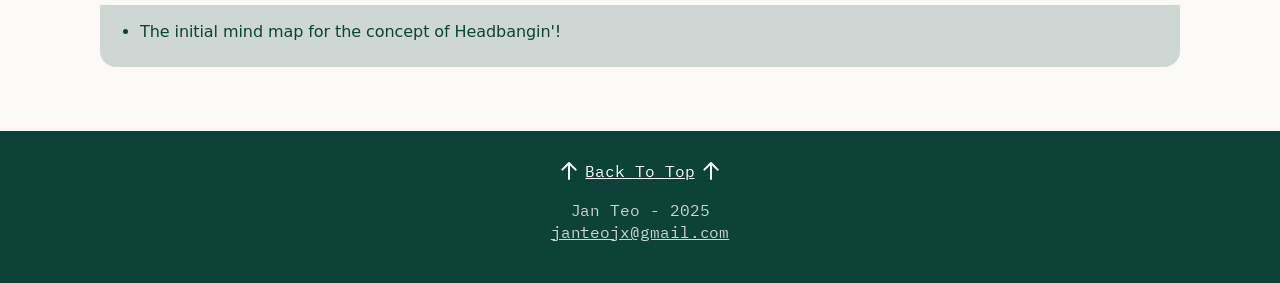
<file: devblogs/headbangin/index.html>
<!doctype html>
<html
  lang="en"
  data-ws-project="4ed395ea-421b-4d47-955a-c3760f78598f"
  data-ws-last-published="2025-10-25T14:59:06.203Z"
>
  <head>
    <link
      rel="stylesheet"
      type="text/css"
      href="/assets/static/app_generated_index-6937cd5a.BFbxs8ka.css"
    />
    <meta charset="UTF-8" />
    <meta name="viewport" content="width=device-width,initial-scale=1" />
    <meta property="og:url" content="https://url/devblogs/headbangin" />
    <title>Dev Blog - Headbangin&#x27;!</title>
    <meta property="og:title" content="Dev Blog - Headbangin&#x27;!" />
    <meta property="og:type" content="website" />
    <meta property="og:site_name" content="portfolio" />
    <meta name="robots" content="noindex, nofollow" />
    <meta property="twitter:card" content="summary_large_image" />
    <link rel="icon" href="/assets/Favicon_-zaAiaX0AO3avMqzFpwQw.png" />
    <link
      rel="preload"
      href="/assets/IBMPlexMono-Regular_XEb7jeg5C_8SVKdyQOvTE.ttf"
      as="font"
      crossorigin="anonymous"
    />
    <link
      rel="preload"
      href="/assets/InterVariable_qDqxtwB6S7W69tcm-FSxu.woff2"
      as="font"
      crossorigin="anonymous"
    />
    <link
      rel="preload"
      href="/assets/Roboto-Regular_Z0w1bXtk6PIycLE4xZbAP.ttf"
      as="font"
      crossorigin="anonymous"
    />
    <link
      rel="preload"
      href="/assets/IBMPlexMono-Bold_UaOtoEYPT3lKzhZXJ2H2W.ttf"
      as="font"
      crossorigin="anonymous"
    />
    <link
      rel="preload"
      href="/assets/Raleway-VariableFont_wght_H9KxUdK8l4MoIpyd0hqUg.ttf"
      as="font"
      crossorigin="anonymous"
    />
    <link
      rel="preload"
      href="/assets/Headbangin_lUU9sVOd3zgV2B9huSPIt.png"
      as="image"
    />
    <script type="application/ld+json">
      {
        "@context": "https://schema.org",
        "@type": "WebSite",
        "name": "portfolio",
        "url": "https://url"
      }
    </script>
  </head>
  <body id="blog_top" class="w-body c1ns98mi">
    <div style="display: contents">
      <div style="display: contents">
        <header
          class="w-box c1357293 c9jnjeu c1y6imu0 c3qzgd0 czr2pxy c1xzl1u9 cry9bxc ca4qjwu c1cdc69r c13gq7xy c1lfjoq7 c1fo9lv5 c1qyy4dh c1wt8a7g cavd3zn"
        >
          <div
            class="w-box cry9bxc c1lxiyww ct02u4h c1z0l37u c1ml0hr7 c14e0sxh c1fd0kk1 cpjowtb c11gzs80 cv2gy63 cxn73lu c5dy17i c1hsfuam c1fw2gxr ct8vr6u cnu4kgu c1yb3n9o cbrrmm8 cuo9dm5 c5egcmi c1qyy4dh c1llqm3g c1mcu1jn cr1aip5 c1xzir7e cm7fzb7 cxuma7n"
          >
            <a href="/#home" class="w-element cir85gx c135vpv5 c1llqm3g"
              ><div class="w-element cj19xlp">
                <h1 class="w-element c2wmpdl c11dowh9">Jan Teo</h1>
                <p class="w-element ce1u2as">Technical Artist</p>
              </div></a
            >
            <nav
              aria-label="main"
              class="w-box cry9bxc c1qyy4dh ct02u4h c1fhkm63 clv8gve cc3dq2t"
            >
              <nav
                aria-label="Main"
                data-orientation="horizontal"
                dir="ltr"
                class="w-navigation-menu czr2pxy"
              >
                <div style="position: relative">
                  <ul
                    data-orientation="horizontal"
                    class="w-menu-list cry9bxc c1fhkm63 cqeb86t c1admj5d c34dwh1 c1qyy4dh c1t3frhm c10zkoym ct8c5y2 c1pqbrmo c2wmpdl c1cb3y4c c1n13r54 c18knjwi"
                    dir="ltr"
                  >
                    <li data-ws-index="0" class="w-menu-item">
                      <a
                        href="/aboutme#aboutme"
                        class="w-link cl60rel c1ib9cr2 csru8nn c1hz2opz c1c9nyn co9inq6 c18nx7en c13zjl4p c1llqm3g ch11gwv c1md20bl c1e892th c1qyy4dh ct02u4h c1e7helk c1l0vha7 csyy8v5 c1bc2i7x c17r8x7j c135vpv5 c6k8nt0 c10psnxv cb06ied cocvd96 c4j0o1n c12mjb61"
                        >About Me</a
                      >
                    </li>
                    <li data-ws-index="1" class="w-menu-item">
                      <a
                        href="/personal#blogs"
                        class="w-link cl60rel c1ib9cr2 csru8nn c1hz2opz c1c9nyn co9inq6 c18nx7en c13zjl4p c1llqm3g ch11gwv c1md20bl c1e892th c1qyy4dh ct02u4h c1e7helk c1l0vha7 csyy8v5 c1bc2i7x c17r8x7j c135vpv5 c6k8nt0 c10psnxv cb06ied cocvd96 c4j0o1n c12mjb61"
                        >Personal</a
                      >
                    </li>
                    <li data-ws-index="2" class="w-menu-item">
                      <a
                        href="/#Portfolio"
                        class="w-link cl60rel c1ib9cr2 csru8nn c1hz2opz c1c9nyn co9inq6 c18nx7en c13zjl4p c1llqm3g ch11gwv c1md20bl c1e892th c1qyy4dh ct02u4h c1e7helk c1l0vha7 csyy8v5 c1bc2i7x c17r8x7j c135vpv5 c6k8nt0 c10psnxv cb06ied cocvd96 c4j0o1n c12mjb61"
                        >Portfolio</a
                      >
                    </li>
                  </ul>
                </div>
              </nav>
            </nav>
            <div class="w-box cwvpjlf cx6c9kw c1rstvfo c1bulmrh">
              <button
                type="button"
                aria-label="Open mobile menu"
                class="w-button c1b44psv cjtzmec c12n5uks csb0ifw cg5j03k c8od1c4 c135vpv5 caafw5v csru8nn c1md20bl c1e892th c16xs6ny ct02u4h c1hz2opz c1c9nyn co9inq6 c18nx7en c13zjl4p c1cb3y4c c1h3d6dm cuj80l1 ct8vr6u c1muyosp cvw3fbs cjhfojh c1cmxm2w c2c7i6t c1r2vfc1 c1j33arz cl8xzcs c6y7agi c1yyiwwo c1vy1xjw cl60rel c1ib9cr2 cb06ied c1ro4ucl c1s5r7yb c1ggkywf cv7lanz cldcmjh cow30mz c1k6tqmo c1oxjrsz csud216 c1xiy5b1 cq7d8me c157000q c1bpmp3z c1ycnvnd"
                aria-haspopup="dialog"
                aria-expanded="false"
                aria-controls="radix-:R6m:"
                data-state="closed"
              >
                <div class="w-html-embed">
                  <svg
                    xmlns="http://www.w3.org/2000/svg"
                    viewBox="0 0 22 22"
                    fill="currentColor"
                    width="100%"
                    height="100%"
                    style="display: block"
                    aria-hidden="true"
                  >
                    <path
                      fill-rule="evenodd"
                      d="M2 5.998a.75.75 0 0 1 .75-.75h16.5a.75.75 0 0 1 0 1.5H2.75a.75.75 0 0 1-.75-.75Zm0 5.5a.75.75 0 0 1 .75-.75h16.5a.75.75 0 0 1 0 1.5H2.75a.75.75 0 0 1-.75-.75Zm0 5.5a.75.75 0 0 1 .75-.75h16.5a.75.75 0 0 1 0 1.5H2.75a.75.75 0 0 1-.75-.75Z"
                      clip-rule="evenodd"
                    />
                  </svg>
                </div>
              </button>
            </div>
          </div>
        </header>
        <div class="w-html-embed ck3af4j c19v6zpy">
          <style>
            * {
              /* Remove preset margins on everything so they can be applied where we want. */
              margin: 0;
              /* Make links scroll to their sections smoothly. */
              scroll-behavior: smooth;
            }
          </style>
        </div>
      </div>
    </div>
    <section class="w-box c1fo9lv5 cakjhhm cbb9sc4 c19hobtd cl05ukp">
      <div
        class="w-box c1357293 c9jnjeu c1y6imu0 c3qzgd0 czr2pxy c1xzl1u9 cry9bxc c10zkoym ct8c5y2 c13gq7xy c1lfjoq7 c1qyy4dh ct02u4h"
      >
        <div
          class="w-box cry9bxc c1lfjoq7 ct8c5y2 c10zkoym c16xs6ny ct02u4h c1qom380 c1fhkm63 clv8gve c1mcu1jn c3t51ii c158qw7a c12hsjsj c1ru090q c1syziaj c19ffyra cz2aw51 cakjhhm cnqbj7z c1th2f9o"
        >
          <div
            class="w-box cry9bxc c1lfjoq7 c10mkqwx c16xs6ny ct02u4h c1mcu1jn cgn90jy chgdsgq"
          >
            <h2
              class="w-heading c1dxq9cf c11dowh9 cvgv9nf c8ys3vy c74kosi c1x4yn0w c1dhz37v"
            >
              Headbangin&#x27;!
            </h2>
            <p
              class="w-paragraph c1nkzcyu c3fmn7t c12ho6o0 c1x4yn0w clllkwr c1dhz37v"
            >
              23 October 2023
            </p>
            <p
              class="w-paragraph c1nkzcyu c3fmn7t c12ho6o0 cauqto8 c1c2j90z ct02u4h c16dndnb cuj80l1 c1dhz37v"
            >
              Developmental log for Headbangin&#x27;!
            </p>
          </div>
        </div>
        <div
          class="w-box c1t3frhm c10gcf41 c12n5uks csb0ifw cg5j03k c8od1c4 cckz8kx"
        >
          <div
            class="w-box cn6056e c1117wcl c1lxiyww c18v2pa2 c16xs6ny cry9bxc c1mcu1jn c5m8ase clv8gve"
          >
            <div
              class="w-html-embed csru8nn c1qyy4dh ct02u4h c10zkoym ct8c5y2 c1kzehto c1llqm3g"
            >
              <svg
                xmlns="http://www.w3.org/2000/svg"
                width="100%"
                height="100%"
                viewBox="0 0 24 24"
              >
                <g fill="none" fill-rule="evenodd">
                  <path
                    d="M24 0v24H0V0h24ZM12.594 23.258l-.012.002l-.071.035l-.02.004l-.014-.004l-.071-.036c-.01-.003-.019 0-.024.006l-.004.01l-.017.428l.005.02l.01.013l.104.074l.015.004l.012-.004l.104-.074l.012-.016l.004-.017l-.017-.427c-.002-.01-.009-.017-.016-.018Zm.264-.113l-.014.002l-.184.093l-.01.01l-.003.011l.018.43l.005.012l.008.008l.201.092c.012.004.023 0 .029-.008l.004-.014l-.034-.614c-.003-.012-.01-.02-.02-.022Zm-.715.002a.023.023 0 0 0-.027.006l-.006.014l-.034.614c0 .012.007.02.017.024l.015-.002l.201-.093l.01-.008l.003-.011l.018-.43l-.003-.012l-.01-.01l-.184-.092Z"
                  />
                  <path
                    fill="currentColor"
                    d="M5 16c.748 0 1.463.226 2.014.64c.552.413.986 1.06.986 1.86s-.434 1.447-.986 1.86c-.55.414-1.266.64-2.014.64c-.748 0-1.463-.226-2.014-.64C2.434 19.948 2 19.3 2 18.5s.434-1.447.986-1.86C3.536 16.225 4.252 16 5 16Zm0 2c-.357 0-.641.11-.814.24c-.123.092-.165.17-.18.218L4 18.5l.007.042c.014.048.056.126.179.219c.173.13.457.239.814.239c.357 0 .641-.11.814-.24c.123-.092.165-.17.18-.218L6 18.5l-.007-.042c-.014-.048-.056-.126-.179-.219C5.641 18.11 5.357 18 5 18Zm7.923-15.115c1.487 0 2.803.727 3.613 1.844a4.462 4.462 0 0 1 4.309 7.344a4.462 4.462 0 0 1-6.296 3.956a4.462 4.462 0 0 1-6.87-1.707A4.462 4.462 0 0 1 8.725 5.83a4.462 4.462 0 0 1 4.197-2.945Zm0 2a2.462 2.462 0 0 0-2.427 2.05a1 1 0 0 1-.888.83l-.146.004a2.462 2.462 0 0 0-.716 4.818a1 1 0 0 1 .667.667a2.463 2.463 0 0 0 4.224.889a1 1 0 0 1 1.333-.166a2.462 2.462 0 0 0 3.867-2.225a1 1 0 0 1 .333-.832a2.462 2.462 0 0 0-2.665-4.078a1 1 0 0 1-1.333-.5a2.462 2.462 0 0 0-2.249-1.457Z"
                  />
                </g>
              </svg>
            </div>
            <div class="w-box c1lxiyww c1mcu1jn c18v2pa2">
              <div class="w-text c12sm2j2 c1llqm3g cnbspdo cyqk3ni cl7jefz">
                Premise
              </div>
            </div>
          </div>
          <div
            class="w-box cry9bxc c1lfjoq7 c16xs6ny c1wt8a7g cn6056e c1117wcl"
          >
            <div class="w-text c16tlm18 c1llqm3g c1eyv08h">
              At the Beginning
            </div>
            <p class="w-paragraph c1llqm3g coyqk5m">
              The idea of this game was created for an assignment in university
              meant to create and develop distinct art directions and / styles
              in games. I decided to develop it further with some rough gameplay
              outline.
            </p>
            <div class="w-text c16tlm18 c1llqm3g c1eyv08h">Summary</div>
            <p class="w-paragraph c1llqm3g coyqk5m">
              I wanted to apply an 80s comic book style with its iconic Ben Day
              dotted shading effect as the core art direction for the game.
            </p>
          </div>
        </div>
        <div class="w-element c13gq7xy c1fhkm63 clv8gve c1mcu1jn">
          <div class="w-element cry9bxc c1lfjoq7">
            <img
              alt=""
              src="/assets/djclawled_zxpOdogNZNyKnKd15em2r.jpg"
              class="w-image c12n5uks csb0ifw c1wn9gbn ckhl5v6 c1mcu1jn c1fhkm63 clv8gve"
              sizes="(min-width: 1280px) 50vw, 100vw"
              srcset="
                /assets/djclawled_zxpOdogNZNyKnKd15em2r.jpg  384w,
                /assets/djclawled_zxpOdogNZNyKnKd15em2r.jpg  640w,
                /assets/djclawled_zxpOdogNZNyKnKd15em2r.jpg  750w,
                /assets/djclawled_zxpOdogNZNyKnKd15em2r.jpg  828w,
                /assets/djclawled_zxpOdogNZNyKnKd15em2r.jpg 1080w,
                /assets/djclawled_zxpOdogNZNyKnKd15em2r.jpg 1200w,
                /assets/djclawled_zxpOdogNZNyKnKd15em2r.jpg 1920w,
                /assets/djclawled_zxpOdogNZNyKnKd15em2r.jpg 2048w,
                /assets/djclawled_zxpOdogNZNyKnKd15em2r.jpg 3840w
              "
              decoding="async"
              loading="lazy"
            />
          </div>
          <div
            class="w-element c10zm77i c1gut7ra cvyaqlm cg5j03k c8od1c4 c19wkfj2"
          >
            <h1
              class="w-element c1llqm3g cuj80l1 c1778y6x c1lfjoq7 c15cml01 cmn85xq ce1ytke c1uv6uxn cacfwr0 c14969jl c1por3pp cj9wdjl c1er9g7j co9ka97 ct02u4h c44qnp4 crbkh5v c1ns98mi c19wkfj2 c13gq7xy c1o09xkk c1b8h8s3 c1rdolro"
            >
              Narrative - Rough Outline
            </h1>
            <ul class="w-element c1llqm3g co8gpyk cq4mlzy c12r39zv">
              <li class="w-element c12j6c4j">
                You&#x27;re an overworked janitor with a DJ friend who dropped
                by to help motivate you through your task list.<br />You&#x27;re
                on an intense time limit to finish everything. As far as you
                know a little property damage doesn&#x27;t hurt anyone.
              </li>
            </ul>
          </div>
        </div>
        <div
          class="w-element copqmak ceu66s9 c1117wcl c1ogff2u c10zm77i c13gq7xy c12n5uks csb0ifw cg5j03k c8od1c4 cx6c9kw c174sw29 c1xf7czk"
        >
          <div
            class="w-box cc1qqvk colzpbp ct02u4h c1qyy4dh cgn90jy ceu66s9 c12ae6v5 cry9bxc"
          >
            <img
              alt=""
              src="/assets/SharkandCrab_2Gfy2t7cHOsemV8hsqxUS.png"
              class="w-image c12n5uks cvyaqlm c1wn9gbn ckhl5v6 cxbr3c5 c1mcu1jn c1fhkm63 clv8gve cb3r4hk c1xm24di"
              type="button"
              aria-haspopup="dialog"
              aria-expanded="false"
              aria-controls="radix-:R6a:"
              data-state="closed"
              sizes="(min-width: 1280px) 50vw, 100vw"
              srcset="
                /assets/SharkandCrab_2Gfy2t7cHOsemV8hsqxUS.png  384w,
                /assets/SharkandCrab_2Gfy2t7cHOsemV8hsqxUS.png  640w,
                /assets/SharkandCrab_2Gfy2t7cHOsemV8hsqxUS.png  750w,
                /assets/SharkandCrab_2Gfy2t7cHOsemV8hsqxUS.png  828w,
                /assets/SharkandCrab_2Gfy2t7cHOsemV8hsqxUS.png 1080w,
                /assets/SharkandCrab_2Gfy2t7cHOsemV8hsqxUS.png 1200w,
                /assets/SharkandCrab_2Gfy2t7cHOsemV8hsqxUS.png 1920w,
                /assets/SharkandCrab_2Gfy2t7cHOsemV8hsqxUS.png 2048w,
                /assets/SharkandCrab_2Gfy2t7cHOsemV8hsqxUS.png 3840w
              "
              decoding="async"
              loading="lazy"
            />
          </div>
          <div
            class="w-box cc1qqvk colzpbp ct02u4h c1qyy4dh cgn90jy ceu66s9 c12ae6v5 cry9bxc"
          >
            <img
              alt=""
              src="/assets/smash_YSdK3vFRi4smSUwweJIiV.jpg"
              class="w-image c1gut7ra csb0ifw c1wn9gbn ckhl5v6 cxbr3c5 c1mcu1jn c1fhkm63 clv8gve ci7bby"
              type="button"
              aria-haspopup="dialog"
              aria-expanded="false"
              aria-controls="radix-:Raa:"
              data-state="closed"
              sizes="(min-width: 1280px) 50vw, 100vw"
              srcset="
                /assets/smash_YSdK3vFRi4smSUwweJIiV.jpg  384w,
                /assets/smash_YSdK3vFRi4smSUwweJIiV.jpg  640w,
                /assets/smash_YSdK3vFRi4smSUwweJIiV.jpg  750w,
                /assets/smash_YSdK3vFRi4smSUwweJIiV.jpg  828w,
                /assets/smash_YSdK3vFRi4smSUwweJIiV.jpg 1080w,
                /assets/smash_YSdK3vFRi4smSUwweJIiV.jpg 1200w,
                /assets/smash_YSdK3vFRi4smSUwweJIiV.jpg 1920w,
                /assets/smash_YSdK3vFRi4smSUwweJIiV.jpg 2048w,
                /assets/smash_YSdK3vFRi4smSUwweJIiV.jpg 3840w
              "
              decoding="async"
              loading="lazy"
            />
          </div>
          <div
            class="w-element c10zm77i c1gut7ra cvyaqlm cg5j03k c8od1c4 c19wkfj2"
          >
            <h1
              class="w-element c1llqm3g cuj80l1 c1778y6x c1lfjoq7 c15cml01 cmn85xq ce1ytke c1uv6uxn cacfwr0 c14969jl c1por3pp cj9wdjl c1er9g7j co9ka97 ct02u4h c44qnp4 crbkh5v c1ns98mi c19wkfj2 c13gq7xy c1o09xkk c1b8h8s3 c1rdolro"
            >
              Setting + Gameplay Concept
            </h1>
            <ul class="w-element c1llqm3g co8gpyk cq4mlzy c12r39zv">
              <li class="w-element c12j6c4j">
                <b class="w-element"
                  >Setting - An Underwater Public Highschool</b
                >
              </li>
              <li class="w-element c12j6c4j">
                This is just a rough idea on how I imagine the game to take
                place in. I was thinking of going to the school setting they
                have in Finding Nemo. But I realized that it was too realistic
                and I opted to go for a more anthropomorphic character design
                for the underwater creatures.
              </li>
              <li class="w-element c12j6c4j">
                <b class="w-element">Gamplay Version A </b><br />2D
                side-scroller game, where player navigate through corridors and
                fulfill objectives in different rooms within a time limit.
              </li>
              <li class="w-element c12j6c4j">
                <b class="w-element">Gameplay Version B</b><br />Rush through
                the school hallways with a mop and clean classroom as fast as
                you possibly can. Basically powerwash simulator but with a time
                limit and accompanied by metal/ rock music.
              </li>
            </ul>
          </div>
        </div>
        <div class="w-element c1mcu1jn c1fhkm63 clv8gve c13gq7xy">
          <div class="w-element cry9bxc c1lfjoq7">
            <img
              alt=""
              src="/assets/Headbangin_opd_bcup_Um9eKHRO-FDfITnO.jpg"
              class="w-image c12n5uks csb0ifw c1wn9gbn ckhl5v6 c1fhkm63 clv8gve c1mcu1jn"
              sizes="(min-width: 1280px) 50vw, 100vw"
              srcset="
                /assets/Headbangin_opd_bcup_Um9eKHRO-FDfITnO.jpg  384w,
                /assets/Headbangin_opd_bcup_Um9eKHRO-FDfITnO.jpg  640w,
                /assets/Headbangin_opd_bcup_Um9eKHRO-FDfITnO.jpg  750w,
                /assets/Headbangin_opd_bcup_Um9eKHRO-FDfITnO.jpg  828w,
                /assets/Headbangin_opd_bcup_Um9eKHRO-FDfITnO.jpg 1080w,
                /assets/Headbangin_opd_bcup_Um9eKHRO-FDfITnO.jpg 1200w,
                /assets/Headbangin_opd_bcup_Um9eKHRO-FDfITnO.jpg 1920w,
                /assets/Headbangin_opd_bcup_Um9eKHRO-FDfITnO.jpg 2048w,
                /assets/Headbangin_opd_bcup_Um9eKHRO-FDfITnO.jpg 3840w
              "
              decoding="async"
              loading="lazy"
            />
          </div>
          <div
            class="w-element c10zm77i c1gut7ra cvyaqlm cg5j03k c8od1c4 c19wkfj2"
          >
            <h1
              class="w-element c1llqm3g cuj80l1 c1778y6x c1lfjoq7 c15cml01 cmn85xq ce1ytke c1uv6uxn cacfwr0 c14969jl c1por3pp cj9wdjl c1er9g7j co9ka97 ct02u4h c44qnp4 crbkh5v c1ns98mi c19wkfj2 c13gq7xy c1o09xkk c1b8h8s3 c1rdolro"
            >
              One Page Design
            </h1>
            <ul class="w-element c1llqm3g co8gpyk cq4mlzy c12r39zv">
              <li class="w-element c12j6c4j">
                The initial mind map for the concept of Headbangin&#x27;!
              </li>
            </ul>
          </div>
        </div>
      </div>
    </section>
    <div style="display: contents">
      <div style="display: contents">
        <footer class="w-box c130qyz3 cqlgvkl c82o5tr">
          <div class="w-box c13xb0l cup9vyi c1n5d942">
            <div
              class="w-box c1357293 c9jnjeu c1y6imu0 c3qzgd0 czr2pxy c1xzl1u9 cry9bxc ceu66s9 c12ae6v5 c13gq7xy c1lfjoq7 c1qyy4dh c1wt8a7g cquv50b"
            >
              <a
                href="#top"
                class="w-link cuccfz7 c135vpv5 cyqk3ni c10psnxv c12sm2j2 c1fhkm63 clv8gve cry9bxc c1qyy4dh c1irt2x"
                ><div class="w-html-embed csru8nn co039og cr66o8x">
                  <svg
                    xmlns="http://www.w3.org/2000/svg"
                    width="100%"
                    height="100%"
                    viewBox="0 0 24 24"
                  >
                    <path
                      fill="currentColor"
                      d="M11.47 5.47a.753.753 0 0 1 1.06 0l5 5a.75.75 0 1 1-1.06 1.06l-3.72-3.72V18a.75.75 0 0 1-1.5 0V7.81l-3.72 3.72a.75.75 0 0 1-1.06-1.06z"
                    />
                  </svg>
                </div>
                <span class="w-text cauqto8 cr66o8x cyqk3ni c180fws7"
                  >Back To Top</span
                >
                <div class="w-html-embed csru8nn co039og cr66o8x">
                  <svg
                    xmlns="http://www.w3.org/2000/svg"
                    width="100%"
                    height="100%"
                    viewBox="0 0 24 24"
                  >
                    <path
                      fill="currentColor"
                      d="M11.47 5.47a.753.753 0 0 1 1.06 0l5 5a.75.75 0 1 1-1.06 1.06l-3.72-3.72V18a.75.75 0 0 1-1.5 0V7.81l-3.72 3.72a.75.75 0 0 1-1.06-1.06z"
                    />
                  </svg></div
              ></a>
              <div class="w-text cyqk3ni c12ho6o0">Jan Teo - 2025</div>
              <a
                href="mailto:janteojx@gmail.com"
                class="w-link cl60rel c1ib9cr2 cld4m44 c1hz2opz c1c9nyn co9inq6 c18nx7en c13zjl4p c12ho6o0 cyqk3ni cb06ied"
                >janteojx@gmail.com</a
              >
            </div>
          </div>
        </footer>
      </div>
    </div>
    <script id="vike_pageContext" type="application/json">
      {
        "_urlRewrite": null,
        "pageId": "/pages/devblogs/headbangin",
        "routeParams": {},
        "data": {
          "url": "https://url/devblogs/headbangin",
          "system": { "params": {}, "search": {}, "origin": "https://url" },
          "resources": {},
          "pageMeta": {
            "title": "Dev Blog - Headbangin'!",
            "description": "",
            "excludePageFromSearch": true,
            "language": "",
            "socialImageAssetName": "!undefined",
            "socialImageUrl": "",
            "status": "!undefined",
            "redirect": "",
            "custom": []
          }
        }
      }
    </script>
    <script id="vike_globalContext" type="application/json">
      {}
    </script>
    <script
      src="/assets/entries/entry-server-routing.Cig6cbOK.js"
      type="module"
      async
    ></script>
    <link
      rel="modulepreload"
      href="/assets/entries/pages_devblogs_headbangin.DrQZJmiC.js"
      as="script"
      type="text/javascript"
    /><link
      rel="modulepreload"
      href="/assets/chunks/chunk-C39bVEFi.js"
      as="script"
      type="text/javascript"
    />
  </body>
</html>
</file>
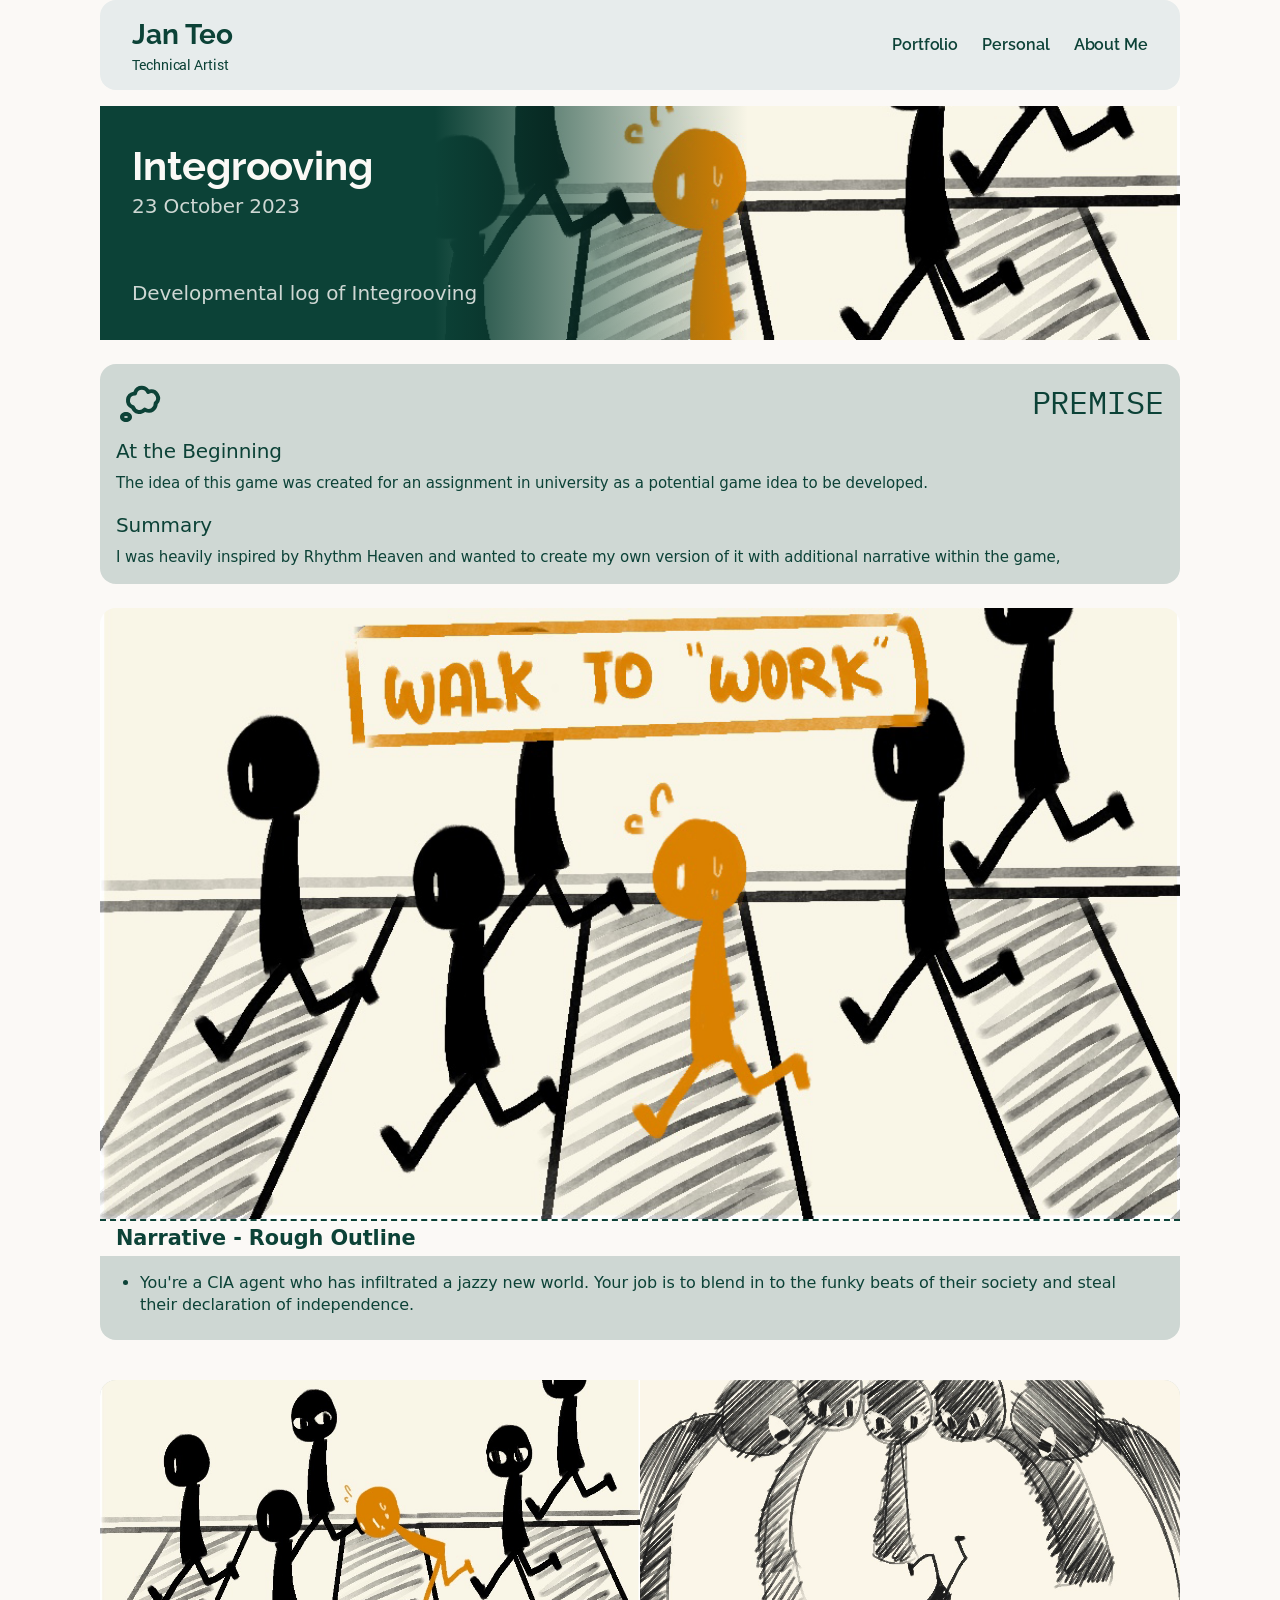
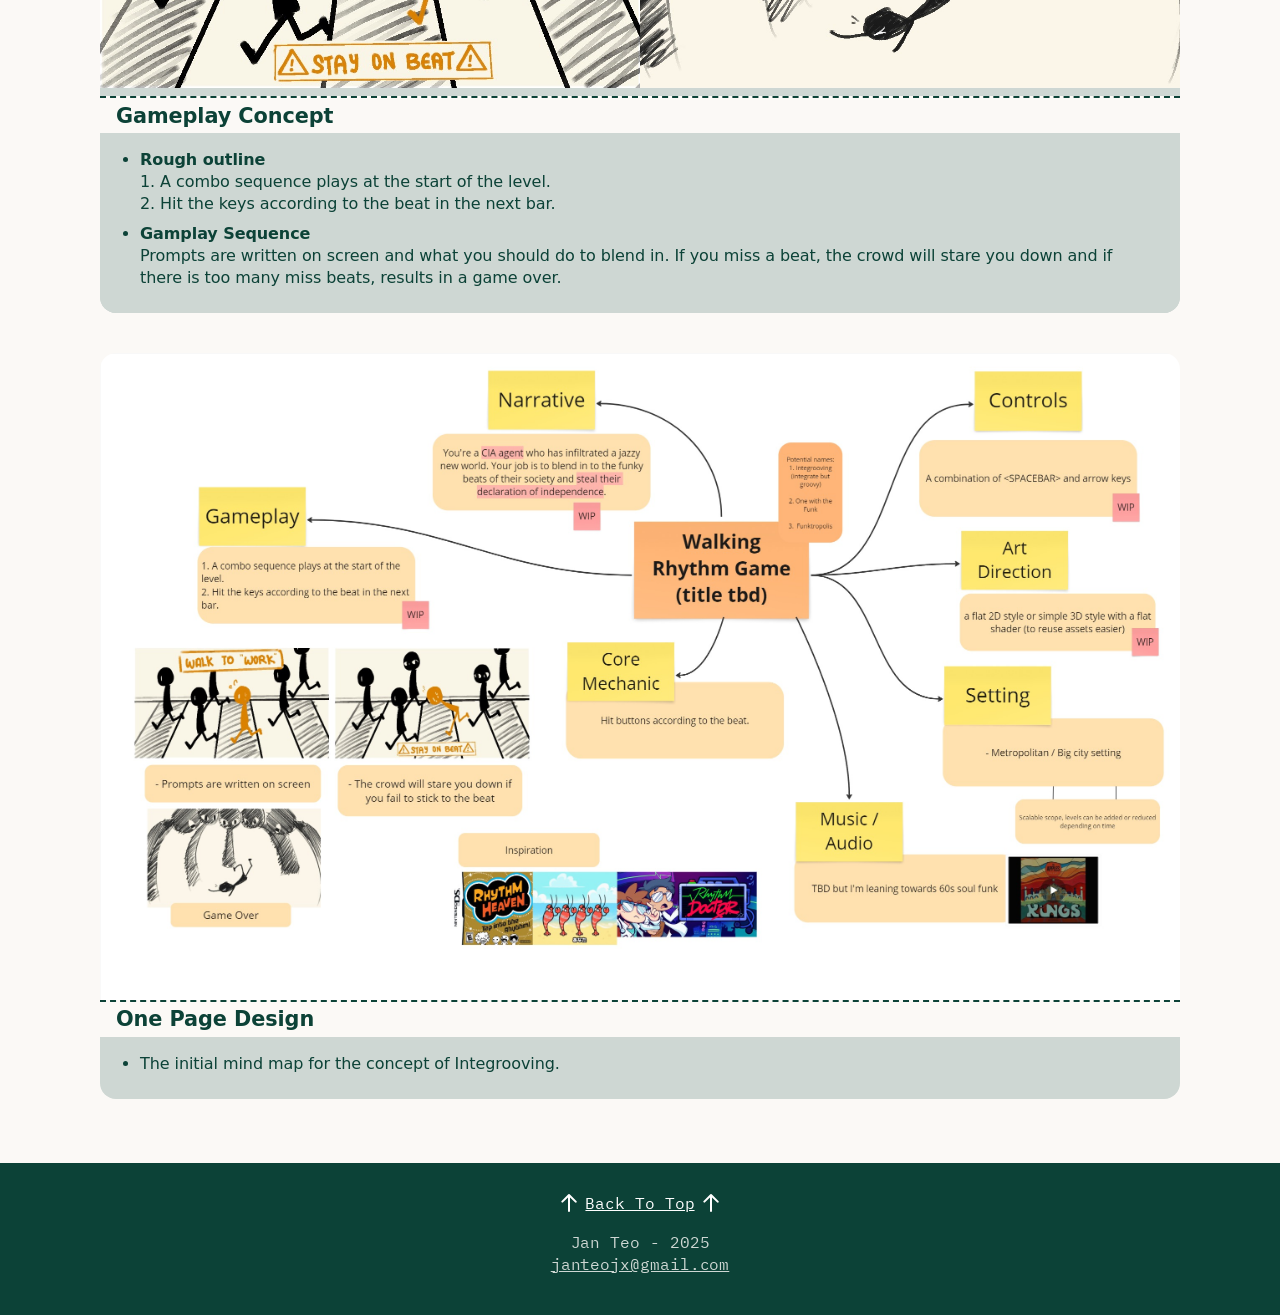
<file: devblogs/integrooving/index.html>
<!doctype html>
<html
  lang="en"
  data-ws-project="4ed395ea-421b-4d47-955a-c3760f78598f"
  data-ws-last-published="2025-10-25T14:59:06.203Z"
>
  <head>
    <link
      rel="stylesheet"
      type="text/css"
      href="/assets/static/app_generated_index-6937cd5a.BFbxs8ka.css"
    />
    <meta charset="UTF-8" />
    <meta name="viewport" content="width=device-width,initial-scale=1" />
    <meta property="og:url" content="https://url/devblogs/integrooving" />
    <title>Dev Blog - Integrooving</title>
    <meta property="og:title" content="Dev Blog - Integrooving" />
    <meta property="og:type" content="website" />
    <meta property="og:site_name" content="portfolio" />
    <meta name="robots" content="noindex, nofollow" />
    <meta property="twitter:card" content="summary_large_image" />
    <link rel="icon" href="/assets/Favicon_-zaAiaX0AO3avMqzFpwQw.png" />
    <link
      rel="preload"
      href="/assets/IBMPlexMono-Regular_XEb7jeg5C_8SVKdyQOvTE.ttf"
      as="font"
      crossorigin="anonymous"
    />
    <link
      rel="preload"
      href="/assets/InterVariable_qDqxtwB6S7W69tcm-FSxu.woff2"
      as="font"
      crossorigin="anonymous"
    />
    <link
      rel="preload"
      href="/assets/Roboto-Regular_Z0w1bXtk6PIycLE4xZbAP.ttf"
      as="font"
      crossorigin="anonymous"
    />
    <link
      rel="preload"
      href="/assets/IBMPlexMono-Bold_UaOtoEYPT3lKzhZXJ2H2W.ttf"
      as="font"
      crossorigin="anonymous"
    />
    <link
      rel="preload"
      href="/assets/Raleway-VariableFont_wght_H9KxUdK8l4MoIpyd0hqUg.ttf"
      as="font"
      crossorigin="anonymous"
    />
    <link
      rel="preload"
      href="/assets/integrooving1_IjnMvmA4WyrZnCwxaQxQ9.jpg"
      as="image"
    />
    <script type="application/ld+json">
      {
        "@context": "https://schema.org",
        "@type": "WebSite",
        "name": "portfolio",
        "url": "https://url"
      }
    </script>
  </head>
  <body id="blog_top" class="w-body c1ns98mi">
    <div style="display: contents">
      <div style="display: contents">
        <header
          class="w-box c1357293 c9jnjeu c1y6imu0 c3qzgd0 czr2pxy c1xzl1u9 cry9bxc ca4qjwu c1cdc69r c13gq7xy c1lfjoq7 c1fo9lv5 c1qyy4dh c1wt8a7g cavd3zn"
        >
          <div
            class="w-box cry9bxc c1lxiyww ct02u4h c1z0l37u c1ml0hr7 c14e0sxh c1fd0kk1 cpjowtb c11gzs80 cv2gy63 cxn73lu c5dy17i c1hsfuam c1fw2gxr ct8vr6u cnu4kgu c1yb3n9o cbrrmm8 cuo9dm5 c5egcmi c1qyy4dh c1llqm3g c1mcu1jn cr1aip5 c1xzir7e cm7fzb7 cxuma7n"
          >
            <a href="/#home" class="w-element cir85gx c135vpv5 c1llqm3g"
              ><div class="w-element cj19xlp">
                <h1 class="w-element c2wmpdl c11dowh9">Jan Teo</h1>
                <p class="w-element ce1u2as">Technical Artist</p>
              </div></a
            >
            <nav
              aria-label="main"
              class="w-box cry9bxc c1qyy4dh ct02u4h c1fhkm63 clv8gve cc3dq2t"
            >
              <nav
                aria-label="Main"
                data-orientation="horizontal"
                dir="ltr"
                class="w-navigation-menu czr2pxy"
              >
                <div style="position: relative">
                  <ul
                    data-orientation="horizontal"
                    class="w-menu-list cry9bxc c1fhkm63 cqeb86t c1admj5d c34dwh1 c1qyy4dh c1t3frhm c10zkoym ct8c5y2 c1pqbrmo c2wmpdl c1cb3y4c c1n13r54 c18knjwi"
                    dir="ltr"
                  >
                    <li data-ws-index="0" class="w-menu-item">
                      <a
                        href="/aboutme#aboutme"
                        class="w-link cl60rel c1ib9cr2 csru8nn c1hz2opz c1c9nyn co9inq6 c18nx7en c13zjl4p c1llqm3g ch11gwv c1md20bl c1e892th c1qyy4dh ct02u4h c1e7helk c1l0vha7 csyy8v5 c1bc2i7x c17r8x7j c135vpv5 c6k8nt0 c10psnxv cb06ied cocvd96 c4j0o1n c12mjb61"
                        >About Me</a
                      >
                    </li>
                    <li data-ws-index="1" class="w-menu-item">
                      <a
                        href="/personal#blogs"
                        class="w-link cl60rel c1ib9cr2 csru8nn c1hz2opz c1c9nyn co9inq6 c18nx7en c13zjl4p c1llqm3g ch11gwv c1md20bl c1e892th c1qyy4dh ct02u4h c1e7helk c1l0vha7 csyy8v5 c1bc2i7x c17r8x7j c135vpv5 c6k8nt0 c10psnxv cb06ied cocvd96 c4j0o1n c12mjb61"
                        >Personal</a
                      >
                    </li>
                    <li data-ws-index="2" class="w-menu-item">
                      <a
                        href="/#Portfolio"
                        class="w-link cl60rel c1ib9cr2 csru8nn c1hz2opz c1c9nyn co9inq6 c18nx7en c13zjl4p c1llqm3g ch11gwv c1md20bl c1e892th c1qyy4dh ct02u4h c1e7helk c1l0vha7 csyy8v5 c1bc2i7x c17r8x7j c135vpv5 c6k8nt0 c10psnxv cb06ied cocvd96 c4j0o1n c12mjb61"
                        >Portfolio</a
                      >
                    </li>
                  </ul>
                </div>
              </nav>
            </nav>
            <div class="w-box cwvpjlf cx6c9kw c1rstvfo c1bulmrh">
              <button
                type="button"
                aria-label="Open mobile menu"
                class="w-button c1b44psv cjtzmec c12n5uks csb0ifw cg5j03k c8od1c4 c135vpv5 caafw5v csru8nn c1md20bl c1e892th c16xs6ny ct02u4h c1hz2opz c1c9nyn co9inq6 c18nx7en c13zjl4p c1cb3y4c c1h3d6dm cuj80l1 ct8vr6u c1muyosp cvw3fbs cjhfojh c1cmxm2w c2c7i6t c1r2vfc1 c1j33arz cl8xzcs c6y7agi c1yyiwwo c1vy1xjw cl60rel c1ib9cr2 cb06ied c1ro4ucl c1s5r7yb c1ggkywf cv7lanz cldcmjh cow30mz c1k6tqmo c1oxjrsz csud216 c1xiy5b1 cq7d8me c157000q c1bpmp3z c1ycnvnd"
                aria-haspopup="dialog"
                aria-expanded="false"
                aria-controls="radix-:R6m:"
                data-state="closed"
              >
                <div class="w-html-embed">
                  <svg
                    xmlns="http://www.w3.org/2000/svg"
                    viewBox="0 0 22 22"
                    fill="currentColor"
                    width="100%"
                    height="100%"
                    style="display: block"
                    aria-hidden="true"
                  >
                    <path
                      fill-rule="evenodd"
                      d="M2 5.998a.75.75 0 0 1 .75-.75h16.5a.75.75 0 0 1 0 1.5H2.75a.75.75 0 0 1-.75-.75Zm0 5.5a.75.75 0 0 1 .75-.75h16.5a.75.75 0 0 1 0 1.5H2.75a.75.75 0 0 1-.75-.75Zm0 5.5a.75.75 0 0 1 .75-.75h16.5a.75.75 0 0 1 0 1.5H2.75a.75.75 0 0 1-.75-.75Z"
                      clip-rule="evenodd"
                    />
                  </svg>
                </div>
              </button>
            </div>
          </div>
        </header>
        <div class="w-html-embed ck3af4j c19v6zpy">
          <style>
            * {
              /* Remove preset margins on everything so they can be applied where we want. */
              margin: 0;
              /* Make links scroll to their sections smoothly. */
              scroll-behavior: smooth;
            }
          </style>
        </div>
      </div>
    </div>
    <section class="w-box c1fo9lv5 cakjhhm cbb9sc4 c19hobtd cl05ukp">
      <div
        class="w-box c1357293 c9jnjeu c1y6imu0 c3qzgd0 czr2pxy c1xzl1u9 cry9bxc c10zkoym ct8c5y2 c13gq7xy c1lfjoq7 c1qyy4dh ct02u4h"
      >
        <div
          class="w-box cry9bxc c1lfjoq7 ct8c5y2 c10zkoym c16xs6ny ct02u4h c1qom380 c1fhkm63 clv8gve c1mcu1jn c9jupbg c158qw7a c12hsjsj c1ru090q c1syziaj c19ffyra cz2aw51 cakjhhm cnqbj7z cx5af4w"
        >
          <div
            class="w-box cry9bxc c1lfjoq7 c10mkqwx c16xs6ny ct02u4h c1mcu1jn cgn90jy chgdsgq"
          >
            <h2
              class="w-heading c1dxq9cf c11dowh9 cvgv9nf c8ys3vy c74kosi c1x4yn0w c1dhz37v"
            >
              Integrooving
            </h2>
            <p
              class="w-paragraph c1nkzcyu c3fmn7t c12ho6o0 c1x4yn0w clllkwr c1dhz37v"
            >
              23 October 2023
            </p>
            <p
              class="w-paragraph c1nkzcyu c3fmn7t c12ho6o0 cauqto8 c1c2j90z ct02u4h c16dndnb cuj80l1 c1dhz37v"
            >
              Developmental log of Integrooving
            </p>
          </div>
        </div>
        <div
          class="w-box c1vlqdzi colzpbp c1t3frhm c10gcf41 c1mcu1jn c12n5uks csb0ifw cg5j03k c8od1c4 cckz8kx"
        >
          <div
            class="w-box cn6056e c1117wcl c1lxiyww c18v2pa2 c16xs6ny cry9bxc c1mcu1jn c5m8ase clv8gve"
          >
            <div
              class="w-html-embed csru8nn c1qyy4dh ct02u4h c10zkoym ct8c5y2 c1kzehto c1llqm3g"
            >
              <svg
                xmlns="http://www.w3.org/2000/svg"
                width="100%"
                height="100%"
                viewBox="0 0 24 24"
              >
                <g fill="none" fill-rule="evenodd">
                  <path
                    d="M24 0v24H0V0h24ZM12.594 23.258l-.012.002l-.071.035l-.02.004l-.014-.004l-.071-.036c-.01-.003-.019 0-.024.006l-.004.01l-.017.428l.005.02l.01.013l.104.074l.015.004l.012-.004l.104-.074l.012-.016l.004-.017l-.017-.427c-.002-.01-.009-.017-.016-.018Zm.264-.113l-.014.002l-.184.093l-.01.01l-.003.011l.018.43l.005.012l.008.008l.201.092c.012.004.023 0 .029-.008l.004-.014l-.034-.614c-.003-.012-.01-.02-.02-.022Zm-.715.002a.023.023 0 0 0-.027.006l-.006.014l-.034.614c0 .012.007.02.017.024l.015-.002l.201-.093l.01-.008l.003-.011l.018-.43l-.003-.012l-.01-.01l-.184-.092Z"
                  />
                  <path
                    fill="currentColor"
                    d="M5 16c.748 0 1.463.226 2.014.64c.552.413.986 1.06.986 1.86s-.434 1.447-.986 1.86c-.55.414-1.266.64-2.014.64c-.748 0-1.463-.226-2.014-.64C2.434 19.948 2 19.3 2 18.5s.434-1.447.986-1.86C3.536 16.225 4.252 16 5 16Zm0 2c-.357 0-.641.11-.814.24c-.123.092-.165.17-.18.218L4 18.5l.007.042c.014.048.056.126.179.219c.173.13.457.239.814.239c.357 0 .641-.11.814-.24c.123-.092.165-.17.18-.218L6 18.5l-.007-.042c-.014-.048-.056-.126-.179-.219C5.641 18.11 5.357 18 5 18Zm7.923-15.115c1.487 0 2.803.727 3.613 1.844a4.462 4.462 0 0 1 4.309 7.344a4.462 4.462 0 0 1-6.296 3.956a4.462 4.462 0 0 1-6.87-1.707A4.462 4.462 0 0 1 8.725 5.83a4.462 4.462 0 0 1 4.197-2.945Zm0 2a2.462 2.462 0 0 0-2.427 2.05a1 1 0 0 1-.888.83l-.146.004a2.462 2.462 0 0 0-.716 4.818a1 1 0 0 1 .667.667a2.463 2.463 0 0 0 4.224.889a1 1 0 0 1 1.333-.166a2.462 2.462 0 0 0 3.867-2.225a1 1 0 0 1 .333-.832a2.462 2.462 0 0 0-2.665-4.078a1 1 0 0 1-1.333-.5a2.462 2.462 0 0 0-2.249-1.457Z"
                  />
                </g>
              </svg>
            </div>
            <div class="w-box c1lxiyww c1mcu1jn c18v2pa2">
              <div class="w-text c12sm2j2 c1llqm3g cnbspdo cyqk3ni cl7jefz">
                Premise
              </div>
            </div>
          </div>
          <div
            class="w-box cry9bxc c1lfjoq7 c16xs6ny c1wt8a7g cn6056e c1117wcl"
          >
            <div class="w-text c16tlm18 c1llqm3g c1eyv08h">
              At the Beginning
            </div>
            <p class="w-paragraph c1llqm3g coyqk5m">
              The idea of this game was created for an assignment in university
              as a potential game idea to be developed.
            </p>
            <div class="w-text c16tlm18 c1llqm3g c1eyv08h">Summary</div>
            <p class="w-paragraph c1llqm3g coyqk5m">
              I was heavily inspired by Rhythm Heaven and wanted to create my
              own version of it with additional narrative within the game,
            </p>
          </div>
        </div>
        <div class="w-element c13gq7xy c1fhkm63 clv8gve c1mcu1jn">
          <div class="w-element cry9bxc c1lfjoq7">
            <img
              alt=""
              src="/assets/integrooving1_IjnMvmA4WyrZnCwxaQxQ9.jpg"
              class="w-image c12n5uks csb0ifw c1wn9gbn ckhl5v6 c1mcu1jn c1fhkm63 clv8gve"
              sizes="(min-width: 1280px) 50vw, 100vw"
              srcset="
                /assets/integrooving1_IjnMvmA4WyrZnCwxaQxQ9.jpg  384w,
                /assets/integrooving1_IjnMvmA4WyrZnCwxaQxQ9.jpg  640w,
                /assets/integrooving1_IjnMvmA4WyrZnCwxaQxQ9.jpg  750w,
                /assets/integrooving1_IjnMvmA4WyrZnCwxaQxQ9.jpg  828w,
                /assets/integrooving1_IjnMvmA4WyrZnCwxaQxQ9.jpg 1080w,
                /assets/integrooving1_IjnMvmA4WyrZnCwxaQxQ9.jpg 1200w,
                /assets/integrooving1_IjnMvmA4WyrZnCwxaQxQ9.jpg 1920w,
                /assets/integrooving1_IjnMvmA4WyrZnCwxaQxQ9.jpg 2048w,
                /assets/integrooving1_IjnMvmA4WyrZnCwxaQxQ9.jpg 3840w
              "
              decoding="async"
              loading="lazy"
            />
          </div>
          <div
            class="w-element c10zm77i c1gut7ra cvyaqlm cg5j03k c8od1c4 c19wkfj2"
          >
            <h1
              class="w-element c1llqm3g cuj80l1 c1778y6x c1lfjoq7 c15cml01 cmn85xq ce1ytke c1uv6uxn cacfwr0 c14969jl c1por3pp cj9wdjl c1er9g7j co9ka97 ct02u4h c44qnp4 crbkh5v c1ns98mi c19wkfj2 c13gq7xy c1o09xkk c1b8h8s3 c1rdolro"
            >
              Narrative - Rough Outline
            </h1>
            <ul class="w-element c1llqm3g co8gpyk cq4mlzy c12r39zv">
              <li class="w-element c12j6c4j">
                You&#x27;re a CIA agent who has infiltrated a jazzy new world.
                Your job is to blend in to the funky beats of their society and
                steal their declaration of independence.
              </li>
            </ul>
          </div>
        </div>
        <div
          class="w-element copqmak ceu66s9 c1117wcl c1ogff2u c10zm77i c13gq7xy c12n5uks csb0ifw cg5j03k c8od1c4 cx6c9kw c174sw29 c1xf7czk"
        >
          <div
            class="w-box cc1qqvk colzpbp ct02u4h c1qyy4dh cgn90jy ceu66s9 c12ae6v5 cry9bxc"
          >
            <img
              alt=""
              src="/assets/integrooving2_URUfMVGJJssyvrnLFA0Og.jpg"
              class="w-image c12n5uks cvyaqlm c1wn9gbn ckhl5v6 cxbr3c5 c1mcu1jn c1fhkm63 clv8gve cb3r4hk c1xm24di"
              type="button"
              aria-haspopup="dialog"
              aria-expanded="false"
              aria-controls="radix-:R6a:"
              data-state="closed"
              sizes="(min-width: 1280px) 50vw, 100vw"
              srcset="
                /assets/integrooving2_URUfMVGJJssyvrnLFA0Og.jpg  384w,
                /assets/integrooving2_URUfMVGJJssyvrnLFA0Og.jpg  640w,
                /assets/integrooving2_URUfMVGJJssyvrnLFA0Og.jpg  750w,
                /assets/integrooving2_URUfMVGJJssyvrnLFA0Og.jpg  828w,
                /assets/integrooving2_URUfMVGJJssyvrnLFA0Og.jpg 1080w,
                /assets/integrooving2_URUfMVGJJssyvrnLFA0Og.jpg 1200w,
                /assets/integrooving2_URUfMVGJJssyvrnLFA0Og.jpg 1920w,
                /assets/integrooving2_URUfMVGJJssyvrnLFA0Og.jpg 2048w,
                /assets/integrooving2_URUfMVGJJssyvrnLFA0Og.jpg 3840w
              "
              decoding="async"
              loading="lazy"
            />
          </div>
          <div
            class="w-box cc1qqvk colzpbp ct02u4h c1qyy4dh cgn90jy ceu66s9 c12ae6v5 cry9bxc"
          >
            <img
              alt=""
              src="/assets/integrooving3_4hm5Zph34yzEDfWYluYxt.jpg"
              class="w-image c1gut7ra csb0ifw c1wn9gbn ckhl5v6 cxbr3c5 c1mcu1jn c1fhkm63 clv8gve ci7bby"
              type="button"
              aria-haspopup="dialog"
              aria-expanded="false"
              aria-controls="radix-:Raa:"
              data-state="closed"
              sizes="(min-width: 1280px) 50vw, 100vw"
              srcset="
                /assets/integrooving3_4hm5Zph34yzEDfWYluYxt.jpg  384w,
                /assets/integrooving3_4hm5Zph34yzEDfWYluYxt.jpg  640w,
                /assets/integrooving3_4hm5Zph34yzEDfWYluYxt.jpg  750w,
                /assets/integrooving3_4hm5Zph34yzEDfWYluYxt.jpg  828w,
                /assets/integrooving3_4hm5Zph34yzEDfWYluYxt.jpg 1080w,
                /assets/integrooving3_4hm5Zph34yzEDfWYluYxt.jpg 1200w,
                /assets/integrooving3_4hm5Zph34yzEDfWYluYxt.jpg 1920w,
                /assets/integrooving3_4hm5Zph34yzEDfWYluYxt.jpg 2048w,
                /assets/integrooving3_4hm5Zph34yzEDfWYluYxt.jpg 3840w
              "
              decoding="async"
              loading="lazy"
            />
          </div>
          <div
            class="w-element c10zm77i c1gut7ra cvyaqlm cg5j03k c8od1c4 c19wkfj2"
          >
            <h1
              class="w-element c1llqm3g cuj80l1 c1778y6x c1lfjoq7 c15cml01 cmn85xq ce1ytke c1uv6uxn cacfwr0 c14969jl c1por3pp cj9wdjl c1er9g7j co9ka97 ct02u4h c44qnp4 crbkh5v c1ns98mi c19wkfj2 c13gq7xy c1o09xkk c1b8h8s3 c1rdolro"
            >
              Gameplay Concept
            </h1>
            <ul class="w-element c1llqm3g co8gpyk cq4mlzy c12r39zv">
              <li class="w-element c12j6c4j">
                <b class="w-element">Rough outline</b><br />1. A combo sequence
                plays at the start of the level.<br />2. Hit the keys according
                to the beat in the next bar.
              </li>
              <li class="w-element c12j6c4j">
                <b class="w-element">Gamplay Sequence </b><br />Prompts are
                written on screen and what you should do to blend in. If you
                miss a beat, the crowd will stare you down and if there is too
                many miss beats, results in a game over.
              </li>
            </ul>
          </div>
        </div>
        <div class="w-element c1mcu1jn c1fhkm63 clv8gve c13gq7xy">
          <div class="w-element cry9bxc c1lfjoq7">
            <img
              alt=""
              src="/assets/Integrooving_opd_5F1E8U5sReU-pi9zgpa_M.jpg"
              class="w-image c12n5uks csb0ifw c1wn9gbn ckhl5v6 cxbr3c5 c1mcu1jn c1fhkm63 clv8gve cb3r4hk c1xm24di"
              type="button"
              aria-haspopup="dialog"
              aria-expanded="false"
              aria-controls="radix-:R6q:"
              data-state="closed"
              sizes="(min-width: 1280px) 50vw, 100vw"
              srcset="
                /assets/Integrooving_opd_5F1E8U5sReU-pi9zgpa_M.jpg  384w,
                /assets/Integrooving_opd_5F1E8U5sReU-pi9zgpa_M.jpg  640w,
                /assets/Integrooving_opd_5F1E8U5sReU-pi9zgpa_M.jpg  750w,
                /assets/Integrooving_opd_5F1E8U5sReU-pi9zgpa_M.jpg  828w,
                /assets/Integrooving_opd_5F1E8U5sReU-pi9zgpa_M.jpg 1080w,
                /assets/Integrooving_opd_5F1E8U5sReU-pi9zgpa_M.jpg 1200w,
                /assets/Integrooving_opd_5F1E8U5sReU-pi9zgpa_M.jpg 1920w,
                /assets/Integrooving_opd_5F1E8U5sReU-pi9zgpa_M.jpg 2048w,
                /assets/Integrooving_opd_5F1E8U5sReU-pi9zgpa_M.jpg 3840w
              "
              decoding="async"
              loading="lazy"
            />
          </div>
          <div
            class="w-element c10zm77i c1gut7ra cvyaqlm cg5j03k c8od1c4 c19wkfj2"
          >
            <h1
              class="w-element c1llqm3g cuj80l1 c1778y6x c1lfjoq7 c15cml01 cmn85xq ce1ytke c1uv6uxn cacfwr0 c14969jl c1por3pp cj9wdjl c1er9g7j co9ka97 ct02u4h c44qnp4 crbkh5v c1ns98mi c19wkfj2 c13gq7xy c1o09xkk c1b8h8s3 c1rdolro"
            >
              One Page Design
            </h1>
            <ul class="w-element c1llqm3g co8gpyk cq4mlzy c12r39zv">
              <li class="w-element c12j6c4j">
                The initial mind map for the concept of Integrooving.
              </li>
            </ul>
          </div>
        </div>
      </div>
    </section>
    <div style="display: contents">
      <div style="display: contents">
        <footer class="w-box c130qyz3 cqlgvkl c82o5tr">
          <div class="w-box c13xb0l cup9vyi c1n5d942">
            <div
              class="w-box c1357293 c9jnjeu c1y6imu0 c3qzgd0 czr2pxy c1xzl1u9 cry9bxc ceu66s9 c12ae6v5 c13gq7xy c1lfjoq7 c1qyy4dh c1wt8a7g cquv50b"
            >
              <a
                href="#top"
                class="w-link cuccfz7 c135vpv5 cyqk3ni c10psnxv c12sm2j2 c1fhkm63 clv8gve cry9bxc c1qyy4dh c1irt2x"
                ><div class="w-html-embed csru8nn co039og cr66o8x">
                  <svg
                    xmlns="http://www.w3.org/2000/svg"
                    width="100%"
                    height="100%"
                    viewBox="0 0 24 24"
                  >
                    <path
                      fill="currentColor"
                      d="M11.47 5.47a.753.753 0 0 1 1.06 0l5 5a.75.75 0 1 1-1.06 1.06l-3.72-3.72V18a.75.75 0 0 1-1.5 0V7.81l-3.72 3.72a.75.75 0 0 1-1.06-1.06z"
                    />
                  </svg>
                </div>
                <span class="w-text cauqto8 cr66o8x cyqk3ni c180fws7"
                  >Back To Top</span
                >
                <div class="w-html-embed csru8nn co039og cr66o8x">
                  <svg
                    xmlns="http://www.w3.org/2000/svg"
                    width="100%"
                    height="100%"
                    viewBox="0 0 24 24"
                  >
                    <path
                      fill="currentColor"
                      d="M11.47 5.47a.753.753 0 0 1 1.06 0l5 5a.75.75 0 1 1-1.06 1.06l-3.72-3.72V18a.75.75 0 0 1-1.5 0V7.81l-3.72 3.72a.75.75 0 0 1-1.06-1.06z"
                    />
                  </svg></div
              ></a>
              <div class="w-text cyqk3ni c12ho6o0">Jan Teo - 2025</div>
              <a
                href="mailto:janteojx@gmail.com"
                class="w-link cl60rel c1ib9cr2 cld4m44 c1hz2opz c1c9nyn co9inq6 c18nx7en c13zjl4p c12ho6o0 cyqk3ni cb06ied"
                >janteojx@gmail.com</a
              >
            </div>
          </div>
        </footer>
      </div>
    </div>
    <script id="vike_pageContext" type="application/json">
      {
        "_urlRewrite": null,
        "pageId": "/pages/devblogs/integrooving",
        "routeParams": {},
        "data": {
          "url": "https://url/devblogs/integrooving",
          "system": { "params": {}, "search": {}, "origin": "https://url" },
          "resources": {},
          "pageMeta": {
            "title": "Dev Blog - Integrooving",
            "description": "",
            "excludePageFromSearch": true,
            "language": "",
            "socialImageAssetName": "!undefined",
            "socialImageUrl": "",
            "status": "!undefined",
            "redirect": "",
            "custom": []
          }
        }
      }
    </script>
    <script id="vike_globalContext" type="application/json">
      {}
    </script>
    <script
      src="/assets/entries/entry-server-routing.Cig6cbOK.js"
      type="module"
      async
    ></script>
    <link
      rel="modulepreload"
      href="/assets/entries/pages_devblogs_integrooving.BZXmtT0K.js"
      as="script"
      type="text/javascript"
    /><link
      rel="modulepreload"
      href="/assets/chunks/chunk-C39bVEFi.js"
      as="script"
      type="text/javascript"
    />
  </body>
</html>
</file>
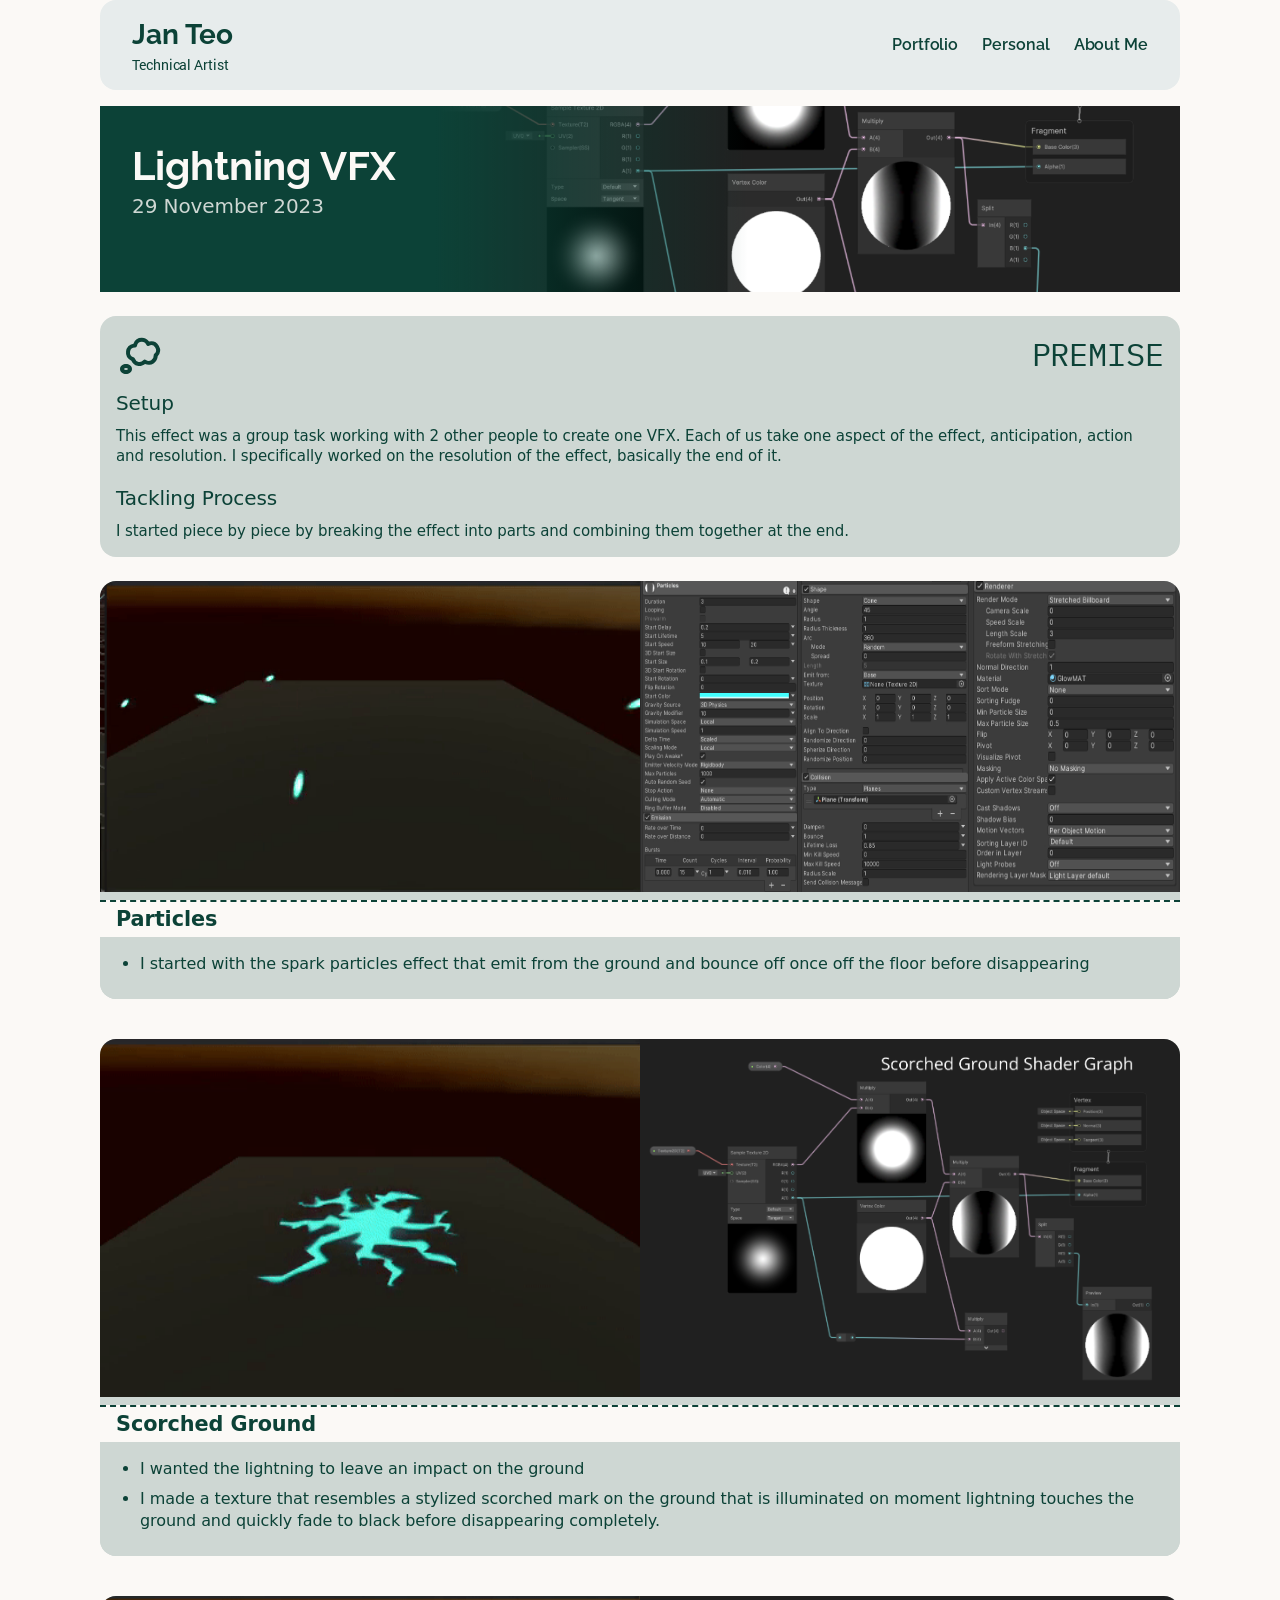
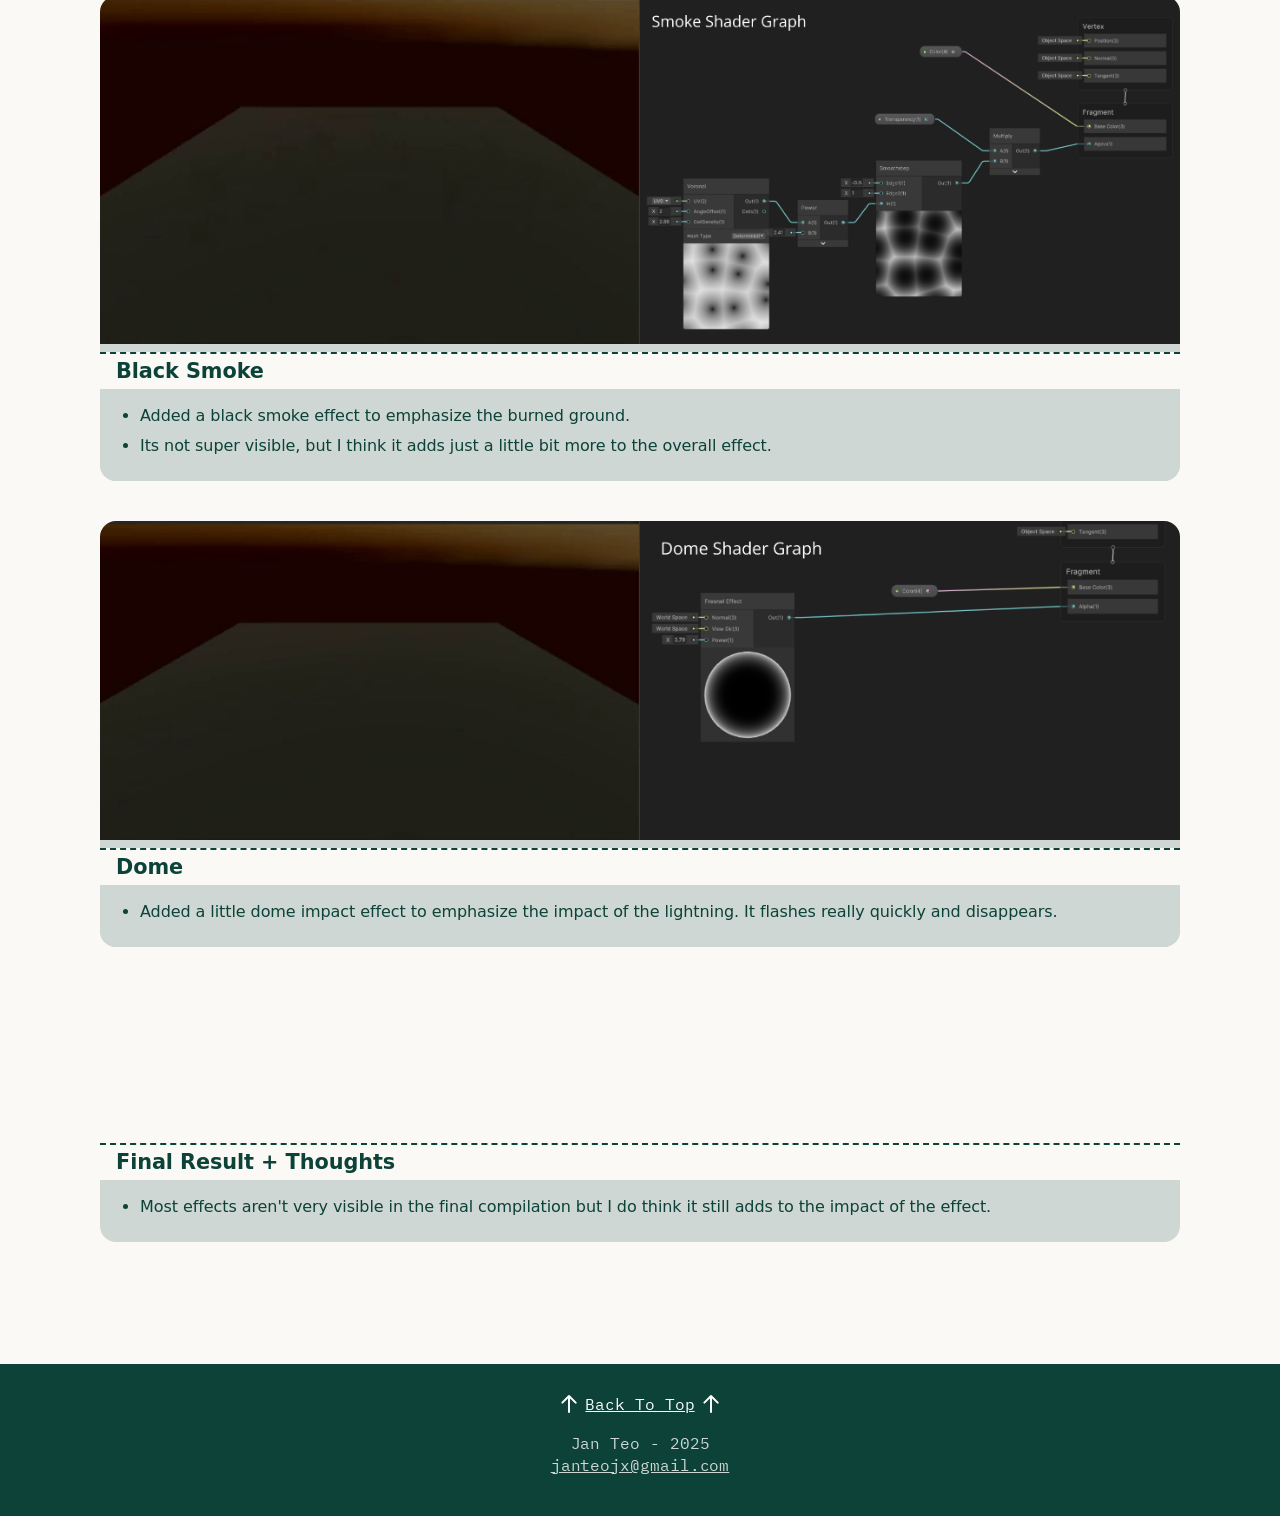
<file: devblogs/lightningvfx/index.html>
<!doctype html>
<html
  lang="en"
  data-ws-project="4ed395ea-421b-4d47-955a-c3760f78598f"
  data-ws-last-published="2025-10-25T14:59:06.203Z"
>
  <head>
    <link
      rel="stylesheet"
      type="text/css"
      href="/assets/static/app_generated_index-6937cd5a.BFbxs8ka.css"
    />
    <meta charset="UTF-8" />
    <meta name="viewport" content="width=device-width,initial-scale=1" />
    <meta property="og:url" content="https://url/devblogs/lightningvfx" />
    <title>Dev Blog - Lightning VFX</title>
    <meta property="og:title" content="Dev Blog - Lightning VFX" />
    <meta property="og:type" content="website" />
    <meta property="og:site_name" content="portfolio" />
    <meta name="robots" content="noindex, nofollow" />
    <meta property="twitter:card" content="summary_large_image" />
    <link rel="icon" href="/assets/Favicon_-zaAiaX0AO3avMqzFpwQw.png" />
    <link
      rel="preload"
      href="/assets/IBMPlexMono-Regular_XEb7jeg5C_8SVKdyQOvTE.ttf"
      as="font"
      crossorigin="anonymous"
    />
    <link
      rel="preload"
      href="/assets/InterVariable_qDqxtwB6S7W69tcm-FSxu.woff2"
      as="font"
      crossorigin="anonymous"
    />
    <link
      rel="preload"
      href="/assets/Roboto-Regular_Z0w1bXtk6PIycLE4xZbAP.ttf"
      as="font"
      crossorigin="anonymous"
    />
    <link
      rel="preload"
      href="/assets/IBMPlexMono-Bold_UaOtoEYPT3lKzhZXJ2H2W.ttf"
      as="font"
      crossorigin="anonymous"
    />
    <link
      rel="preload"
      href="/assets/Raleway-VariableFont_wght_H9KxUdK8l4MoIpyd0hqUg.ttf"
      as="font"
      crossorigin="anonymous"
    />
    <link
      rel="preload"
      href="/assets/Screenshot_2025-04-18_151127_zZaUaK-0ZtuwnY5r2Goo2.png"
      as="image"
    />
    <script type="application/ld+json">
      {
        "@context": "https://schema.org",
        "@type": "WebSite",
        "name": "portfolio",
        "url": "https://url"
      }
    </script>
  </head>
  <body id="blog" class="w-element c1ns98mi">
    <div style="display: contents">
      <div style="display: contents">
        <header
          class="w-box c1357293 c9jnjeu c1y6imu0 c3qzgd0 czr2pxy c1xzl1u9 cry9bxc ca4qjwu c1cdc69r c13gq7xy c1lfjoq7 c1fo9lv5 c1qyy4dh c1wt8a7g cavd3zn"
        >
          <div
            class="w-box cry9bxc c1lxiyww ct02u4h c1z0l37u c1ml0hr7 c14e0sxh c1fd0kk1 cpjowtb c11gzs80 cv2gy63 cxn73lu c5dy17i c1hsfuam c1fw2gxr ct8vr6u cnu4kgu c1yb3n9o cbrrmm8 cuo9dm5 c5egcmi c1qyy4dh c1llqm3g c1mcu1jn cr1aip5 c1xzir7e cm7fzb7 cxuma7n"
          >
            <a href="/#home" class="w-element cir85gx c135vpv5 c1llqm3g"
              ><div class="w-element cj19xlp">
                <h1 class="w-element c2wmpdl c11dowh9">Jan Teo</h1>
                <p class="w-element ce1u2as">Technical Artist</p>
              </div></a
            >
            <nav
              aria-label="main"
              class="w-box cry9bxc c1qyy4dh ct02u4h c1fhkm63 clv8gve cc3dq2t"
            >
              <nav
                aria-label="Main"
                data-orientation="horizontal"
                dir="ltr"
                class="w-navigation-menu czr2pxy"
              >
                <div style="position: relative">
                  <ul
                    data-orientation="horizontal"
                    class="w-menu-list cry9bxc c1fhkm63 cqeb86t c1admj5d c34dwh1 c1qyy4dh c1t3frhm c10zkoym ct8c5y2 c1pqbrmo c2wmpdl c1cb3y4c c1n13r54 c18knjwi"
                    dir="ltr"
                  >
                    <li data-ws-index="0" class="w-menu-item">
                      <a
                        href="/aboutme#aboutme"
                        class="w-link cl60rel c1ib9cr2 csru8nn c1hz2opz c1c9nyn co9inq6 c18nx7en c13zjl4p c1llqm3g ch11gwv c1md20bl c1e892th c1qyy4dh ct02u4h c1e7helk c1l0vha7 csyy8v5 c1bc2i7x c17r8x7j c135vpv5 c6k8nt0 c10psnxv cb06ied cocvd96 c4j0o1n c12mjb61"
                        >About Me</a
                      >
                    </li>
                    <li data-ws-index="1" class="w-menu-item">
                      <a
                        href="/personal#blogs"
                        class="w-link cl60rel c1ib9cr2 csru8nn c1hz2opz c1c9nyn co9inq6 c18nx7en c13zjl4p c1llqm3g ch11gwv c1md20bl c1e892th c1qyy4dh ct02u4h c1e7helk c1l0vha7 csyy8v5 c1bc2i7x c17r8x7j c135vpv5 c6k8nt0 c10psnxv cb06ied cocvd96 c4j0o1n c12mjb61"
                        >Personal</a
                      >
                    </li>
                    <li data-ws-index="2" class="w-menu-item">
                      <a
                        href="/#Portfolio"
                        class="w-link cl60rel c1ib9cr2 csru8nn c1hz2opz c1c9nyn co9inq6 c18nx7en c13zjl4p c1llqm3g ch11gwv c1md20bl c1e892th c1qyy4dh ct02u4h c1e7helk c1l0vha7 csyy8v5 c1bc2i7x c17r8x7j c135vpv5 c6k8nt0 c10psnxv cb06ied cocvd96 c4j0o1n c12mjb61"
                        >Portfolio</a
                      >
                    </li>
                  </ul>
                </div>
              </nav>
            </nav>
            <div class="w-box cwvpjlf cx6c9kw c1rstvfo c1bulmrh">
              <button
                type="button"
                aria-label="Open mobile menu"
                class="w-button c1b44psv cjtzmec c12n5uks csb0ifw cg5j03k c8od1c4 c135vpv5 caafw5v csru8nn c1md20bl c1e892th c16xs6ny ct02u4h c1hz2opz c1c9nyn co9inq6 c18nx7en c13zjl4p c1cb3y4c c1h3d6dm cuj80l1 ct8vr6u c1muyosp cvw3fbs cjhfojh c1cmxm2w c2c7i6t c1r2vfc1 c1j33arz cl8xzcs c6y7agi c1yyiwwo c1vy1xjw cl60rel c1ib9cr2 cb06ied c1ro4ucl c1s5r7yb c1ggkywf cv7lanz cldcmjh cow30mz c1k6tqmo c1oxjrsz csud216 c1xiy5b1 cq7d8me c157000q c1bpmp3z c1ycnvnd"
                aria-haspopup="dialog"
                aria-expanded="false"
                aria-controls="radix-:R6m:"
                data-state="closed"
              >
                <div class="w-html-embed">
                  <svg
                    xmlns="http://www.w3.org/2000/svg"
                    viewBox="0 0 22 22"
                    fill="currentColor"
                    width="100%"
                    height="100%"
                    style="display: block"
                    aria-hidden="true"
                  >
                    <path
                      fill-rule="evenodd"
                      d="M2 5.998a.75.75 0 0 1 .75-.75h16.5a.75.75 0 0 1 0 1.5H2.75a.75.75 0 0 1-.75-.75Zm0 5.5a.75.75 0 0 1 .75-.75h16.5a.75.75 0 0 1 0 1.5H2.75a.75.75 0 0 1-.75-.75Zm0 5.5a.75.75 0 0 1 .75-.75h16.5a.75.75 0 0 1 0 1.5H2.75a.75.75 0 0 1-.75-.75Z"
                      clip-rule="evenodd"
                    />
                  </svg>
                </div>
              </button>
            </div>
          </div>
        </header>
        <div class="w-html-embed ck3af4j c19v6zpy">
          <style>
            * {
              /* Remove preset margins on everything so they can be applied where we want. */
              margin: 0;
              /* Make links scroll to their sections smoothly. */
              scroll-behavior: smooth;
            }
          </style>
        </div>
      </div>
    </div>
    <section class="w-box c1fo9lv5 c1mzb2kd cbb9sc4 c19hobtd cl05ukp">
      <div
        class="w-box c1357293 c9jnjeu c1y6imu0 c3qzgd0 czr2pxy c1xzl1u9 cry9bxc c10zkoym ct8c5y2 c13gq7xy c1lfjoq7 c1778y6x c18v2pa2 ct4j2nr ciw9l9f"
      >
        <div
          class="w-box cry9bxc c1lfjoq7 ct8c5y2 c10zkoym c16xs6ny ct02u4h c1qom380 c1fhkm63 clv8gve c1mcu1jn ca7rh2n c62yf2u c12hsjsj c1ru090q c1syziaj c19ffyra cz2aw51 cakjhhm cnqbj7z cx5af4w c1tggss4 c1dy23xa chcxhq5 c14necrf c1m6ix8a cy5aj4y c1yo0er9 czu863h ch3plo7"
        >
          <div
            class="w-box cry9bxc c1lfjoq7 c10mkqwx c16xs6ny ct02u4h c1mcu1jn cgn90jy chgdsgq"
          >
            <h2
              class="w-heading c1dxq9cf c11dowh9 cvgv9nf c8ys3vy c74kosi c1x4yn0w c1dhz37v"
            >
              Lightning VFX
            </h2>
            <p
              class="w-paragraph c1nkzcyu c3fmn7t c12ho6o0 c1x4yn0w clllkwr c1dhz37v"
            >
              29 November 2023
            </p>
          </div>
        </div>
        <div
          class="w-box c1t3frhm cauqto8 c10zm77i c12n5uks csb0ifw cg5j03k c8od1c4 cckz8kx"
        >
          <div
            class="w-box cn6056e c1117wcl c1lxiyww c18v2pa2 c16xs6ny cry9bxc c1mcu1jn c5m8ase clv8gve"
          >
            <div
              class="w-html-embed csru8nn c1qyy4dh ct02u4h c10zkoym ct8c5y2 c1kzehto c1llqm3g"
            >
              <svg
                xmlns="http://www.w3.org/2000/svg"
                width="100%"
                height="100%"
                viewBox="0 0 24 24"
              >
                <g fill="none" fill-rule="evenodd">
                  <path
                    d="M24 0v24H0V0h24ZM12.594 23.258l-.012.002l-.071.035l-.02.004l-.014-.004l-.071-.036c-.01-.003-.019 0-.024.006l-.004.01l-.017.428l.005.02l.01.013l.104.074l.015.004l.012-.004l.104-.074l.012-.016l.004-.017l-.017-.427c-.002-.01-.009-.017-.016-.018Zm.264-.113l-.014.002l-.184.093l-.01.01l-.003.011l.018.43l.005.012l.008.008l.201.092c.012.004.023 0 .029-.008l.004-.014l-.034-.614c-.003-.012-.01-.02-.02-.022Zm-.715.002a.023.023 0 0 0-.027.006l-.006.014l-.034.614c0 .012.007.02.017.024l.015-.002l.201-.093l.01-.008l.003-.011l.018-.43l-.003-.012l-.01-.01l-.184-.092Z"
                  />
                  <path
                    fill="currentColor"
                    d="M5 16c.748 0 1.463.226 2.014.64c.552.413.986 1.06.986 1.86s-.434 1.447-.986 1.86c-.55.414-1.266.64-2.014.64c-.748 0-1.463-.226-2.014-.64C2.434 19.948 2 19.3 2 18.5s.434-1.447.986-1.86C3.536 16.225 4.252 16 5 16Zm0 2c-.357 0-.641.11-.814.24c-.123.092-.165.17-.18.218L4 18.5l.007.042c.014.048.056.126.179.219c.173.13.457.239.814.239c.357 0 .641-.11.814-.24c.123-.092.165-.17.18-.218L6 18.5l-.007-.042c-.014-.048-.056-.126-.179-.219C5.641 18.11 5.357 18 5 18Zm7.923-15.115c1.487 0 2.803.727 3.613 1.844a4.462 4.462 0 0 1 4.309 7.344a4.462 4.462 0 0 1-6.296 3.956a4.462 4.462 0 0 1-6.87-1.707A4.462 4.462 0 0 1 8.725 5.83a4.462 4.462 0 0 1 4.197-2.945Zm0 2a2.462 2.462 0 0 0-2.427 2.05a1 1 0 0 1-.888.83l-.146.004a2.462 2.462 0 0 0-.716 4.818a1 1 0 0 1 .667.667a2.463 2.463 0 0 0 4.224.889a1 1 0 0 1 1.333-.166a2.462 2.462 0 0 0 3.867-2.225a1 1 0 0 1 .333-.832a2.462 2.462 0 0 0-2.665-4.078a1 1 0 0 1-1.333-.5a2.462 2.462 0 0 0-2.249-1.457Z"
                  />
                </g>
              </svg>
            </div>
            <div class="w-box c1lxiyww c1mcu1jn c18v2pa2">
              <div class="w-text c12sm2j2 c1llqm3g cnbspdo cyqk3ni cl7jefz">
                Premise
              </div>
            </div>
          </div>
          <div
            class="w-box cry9bxc c1lfjoq7 c16xs6ny c1wt8a7g cn6056e c1117wcl"
          >
            <div class="w-text c16tlm18 c1llqm3g c1eyv08h">Setup</div>
            <p class="w-paragraph c1llqm3g coyqk5m">
              This effect was a group task working with 2 other people to create
              one VFX. Each of us take one aspect of the effect, anticipation,
              action and resolution. I specifically worked on the resolution of
              the effect, basically the end of it.
            </p>
            <div class="w-text c16tlm18 c1llqm3g c1eyv08h">
              Tackling Process
            </div>
            <p class="w-paragraph c1llqm3g coyqk5m">
              I started piece by piece by breaking the effect into parts and
              combining them together at the end.
            </p>
          </div>
        </div>
        <div
          class="w-element copqmak ceu66s9 c1117wcl c1ogff2u c10zm77i c13gq7xy c12n5uks csb0ifw cg5j03k c8od1c4 cx6c9kw c174sw29 c1xf7czk"
        >
          <div
            class="w-box cc1qqvk colzpbp ct02u4h c1qyy4dh cgn90jy ceu66s9 c12ae6v5 cry9bxc"
          >
            <img
              alt=""
              src="/assets/Particles_xoH2N8UhYKRMmOqECHj8u.gif"
              class="w-image c12n5uks cvyaqlm c1wn9gbn ckhl5v6 cxbr3c5 c1mcu1jn c1fhkm63 clv8gve cb3r4hk c1xm24di"
              type="button"
              aria-haspopup="dialog"
              aria-expanded="false"
              aria-controls="radix-:R5q:"
              data-state="closed"
              sizes="(min-width: 1280px) 50vw, 100vw"
              srcset="
                /assets/Particles_xoH2N8UhYKRMmOqECHj8u.gif  384w,
                /assets/Particles_xoH2N8UhYKRMmOqECHj8u.gif  640w,
                /assets/Particles_xoH2N8UhYKRMmOqECHj8u.gif  750w,
                /assets/Particles_xoH2N8UhYKRMmOqECHj8u.gif  828w,
                /assets/Particles_xoH2N8UhYKRMmOqECHj8u.gif 1080w,
                /assets/Particles_xoH2N8UhYKRMmOqECHj8u.gif 1200w,
                /assets/Particles_xoH2N8UhYKRMmOqECHj8u.gif 1920w,
                /assets/Particles_xoH2N8UhYKRMmOqECHj8u.gif 2048w,
                /assets/Particles_xoH2N8UhYKRMmOqECHj8u.gif 3840w
              "
              decoding="async"
              loading="lazy"
            />
          </div>
          <div
            class="w-box cc1qqvk colzpbp ct02u4h c1qyy4dh cgn90jy ceu66s9 c12ae6v5 cry9bxc"
          >
            <img
              alt=""
              src="/assets/explosionParticles_settings_hspoIfDR8_6bPZJhw6bz4.jpg"
              class="w-image c1gut7ra csb0ifw c1wn9gbn ckhl5v6 cxbr3c5 c1mcu1jn c1fhkm63 clv8gve ci7bby"
              type="button"
              aria-haspopup="dialog"
              aria-expanded="false"
              aria-controls="radix-:R9q:"
              data-state="closed"
              sizes="(min-width: 1280px) 50vw, 100vw"
              srcset="
                /assets/explosionParticles_settings_hspoIfDR8_6bPZJhw6bz4.jpg  384w,
                /assets/explosionParticles_settings_hspoIfDR8_6bPZJhw6bz4.jpg  640w,
                /assets/explosionParticles_settings_hspoIfDR8_6bPZJhw6bz4.jpg  750w,
                /assets/explosionParticles_settings_hspoIfDR8_6bPZJhw6bz4.jpg  828w,
                /assets/explosionParticles_settings_hspoIfDR8_6bPZJhw6bz4.jpg 1080w,
                /assets/explosionParticles_settings_hspoIfDR8_6bPZJhw6bz4.jpg 1200w,
                /assets/explosionParticles_settings_hspoIfDR8_6bPZJhw6bz4.jpg 1920w,
                /assets/explosionParticles_settings_hspoIfDR8_6bPZJhw6bz4.jpg 2048w,
                /assets/explosionParticles_settings_hspoIfDR8_6bPZJhw6bz4.jpg 3840w
              "
              decoding="async"
              loading="lazy"
            />
          </div>
          <div
            class="w-element c10zm77i c1gut7ra cvyaqlm cg5j03k c8od1c4 c19wkfj2"
          >
            <h1
              class="w-element c1llqm3g cuj80l1 c1778y6x c1lfjoq7 c15cml01 cmn85xq ce1ytke c1uv6uxn cacfwr0 c14969jl c1por3pp cj9wdjl c1er9g7j co9ka97 ct02u4h c44qnp4 crbkh5v c1ns98mi c19wkfj2 c13gq7xy c1o09xkk c1b8h8s3 c1rdolro"
            >
              Particles
            </h1>
            <ul class="w-element c1llqm3g co8gpyk cq4mlzy c12r39zv">
              <li class="w-element c12j6c4j">
                I started with the spark particles effect that emit from the
                ground and bounce off once off the floor before disappearing
              </li>
            </ul>
          </div>
        </div>
        <div
          class="w-element copqmak ceu66s9 c1117wcl c1ogff2u c10zm77i c13gq7xy c12n5uks csb0ifw cg5j03k c8od1c4 cx6c9kw c174sw29 c1xf7czk"
        >
          <div
            class="w-box cc1qqvk colzpbp ct02u4h c1qyy4dh cgn90jy ceu66s9 c12ae6v5 cry9bxc"
          >
            <img
              alt=""
              src="/assets/scorchedGround_rUCpIO8mGyRf4BCfzSEY6.gif"
              class="w-image c12n5uks cvyaqlm c1wn9gbn ckhl5v6 cxbr3c5 c1mcu1jn c1fhkm63 clv8gve c1xm24di"
              type="button"
              aria-haspopup="dialog"
              aria-expanded="false"
              aria-controls="radix-:R6a:"
              data-state="closed"
              sizes="(min-width: 1280px) 50vw, 100vw"
              srcset="
                /assets/scorchedGround_rUCpIO8mGyRf4BCfzSEY6.gif  384w,
                /assets/scorchedGround_rUCpIO8mGyRf4BCfzSEY6.gif  640w,
                /assets/scorchedGround_rUCpIO8mGyRf4BCfzSEY6.gif  750w,
                /assets/scorchedGround_rUCpIO8mGyRf4BCfzSEY6.gif  828w,
                /assets/scorchedGround_rUCpIO8mGyRf4BCfzSEY6.gif 1080w,
                /assets/scorchedGround_rUCpIO8mGyRf4BCfzSEY6.gif 1200w,
                /assets/scorchedGround_rUCpIO8mGyRf4BCfzSEY6.gif 1920w,
                /assets/scorchedGround_rUCpIO8mGyRf4BCfzSEY6.gif 2048w,
                /assets/scorchedGround_rUCpIO8mGyRf4BCfzSEY6.gif 3840w
              "
              decoding="async"
              loading="lazy"
            />
          </div>
          <div
            class="w-box cc1qqvk colzpbp ct02u4h c1qyy4dh cgn90jy ceu66s9 c12ae6v5 cry9bxc"
          >
            <img
              alt=""
              src="/assets/Screenshot_2025-04-18_151127_zZaUaK-0ZtuwnY5r2Goo2.png"
              class="w-image c1gut7ra csb0ifw c1wn9gbn ckhl5v6 cxbr3c5 c1mcu1jn c1fhkm63 clv8gve ci7bby"
              type="button"
              aria-haspopup="dialog"
              aria-expanded="false"
              aria-controls="radix-:Raa:"
              data-state="closed"
              sizes="(min-width: 1280px) 50vw, 100vw"
              srcset="
                /assets/Screenshot_2025-04-18_151127_zZaUaK-0ZtuwnY5r2Goo2.png  384w,
                /assets/Screenshot_2025-04-18_151127_zZaUaK-0ZtuwnY5r2Goo2.png  640w,
                /assets/Screenshot_2025-04-18_151127_zZaUaK-0ZtuwnY5r2Goo2.png  750w,
                /assets/Screenshot_2025-04-18_151127_zZaUaK-0ZtuwnY5r2Goo2.png  828w,
                /assets/Screenshot_2025-04-18_151127_zZaUaK-0ZtuwnY5r2Goo2.png 1080w,
                /assets/Screenshot_2025-04-18_151127_zZaUaK-0ZtuwnY5r2Goo2.png 1200w,
                /assets/Screenshot_2025-04-18_151127_zZaUaK-0ZtuwnY5r2Goo2.png 1920w,
                /assets/Screenshot_2025-04-18_151127_zZaUaK-0ZtuwnY5r2Goo2.png 2048w,
                /assets/Screenshot_2025-04-18_151127_zZaUaK-0ZtuwnY5r2Goo2.png 3840w
              "
              decoding="async"
              loading="lazy"
            />
          </div>
          <div
            class="w-element c10zm77i c1gut7ra cvyaqlm cg5j03k c8od1c4 c19wkfj2"
          >
            <h1
              class="w-element c1llqm3g cuj80l1 c1778y6x c1lfjoq7 c15cml01 cmn85xq ce1ytke c1uv6uxn cacfwr0 c14969jl c1por3pp cj9wdjl c1er9g7j co9ka97 ct02u4h c44qnp4 crbkh5v c1ns98mi c19wkfj2 c13gq7xy c1o09xkk c1b8h8s3 c1rdolro"
            >
              Scorched Ground
            </h1>
            <ul class="w-element c1llqm3g co8gpyk cq4mlzy c12r39zv">
              <li class="w-element c12j6c4j">
                I wanted the lightning to leave an impact on the ground
              </li>
              <li class="w-element c12j6c4j">
                I made a texture that resembles a stylized scorched mark on the
                ground that is illuminated on moment lightning touches the
                ground and quickly fade to black before disappearing completely.
              </li>
            </ul>
          </div>
        </div>
        <div
          class="w-element copqmak ceu66s9 c1117wcl c1ogff2u c10zm77i c13gq7xy c12n5uks csb0ifw cg5j03k c8od1c4 c1mcu1jn c1fhkm63 clv8gve cx6c9kw c174sw29 c1xf7czk"
        >
          <div
            class="w-box cc1qqvk colzpbp ct02u4h c1qyy4dh cgn90jy ceu66s9 c12ae6v5 cry9bxc"
          >
            <img
              alt=""
              src="/assets/smoke_UVZju7SYCZqypx_hxhCPB.gif"
              class="w-image c12n5uks cvyaqlm c1wn9gbn ckhl5v6 cxbr3c5 c1mcu1jn c1fhkm63 clv8gve c1xm24di"
              type="button"
              aria-haspopup="dialog"
              aria-expanded="false"
              aria-controls="radix-:R6q:"
              data-state="closed"
              sizes="(min-width: 1280px) 50vw, 100vw"
              srcset="
                /assets/smoke_UVZju7SYCZqypx_hxhCPB.gif  384w,
                /assets/smoke_UVZju7SYCZqypx_hxhCPB.gif  640w,
                /assets/smoke_UVZju7SYCZqypx_hxhCPB.gif  750w,
                /assets/smoke_UVZju7SYCZqypx_hxhCPB.gif  828w,
                /assets/smoke_UVZju7SYCZqypx_hxhCPB.gif 1080w,
                /assets/smoke_UVZju7SYCZqypx_hxhCPB.gif 1200w,
                /assets/smoke_UVZju7SYCZqypx_hxhCPB.gif 1920w,
                /assets/smoke_UVZju7SYCZqypx_hxhCPB.gif 2048w,
                /assets/smoke_UVZju7SYCZqypx_hxhCPB.gif 3840w
              "
              decoding="async"
              loading="lazy"
            />
          </div>
          <div
            class="w-box cc1qqvk colzpbp ct02u4h c1qyy4dh cgn90jy ceu66s9 c12ae6v5 cry9bxc"
          >
            <img
              alt=""
              src="/assets/Screenshot_2025-04-18_151151_PqOZ5WSXCvE0Xg86Q6xqA.png"
              class="w-image c1gut7ra csb0ifw c1wn9gbn ckhl5v6 cxbr3c5 c1mcu1jn c1fhkm63 clv8gve ci7bby"
              type="button"
              aria-haspopup="dialog"
              aria-expanded="false"
              aria-controls="radix-:Raq:"
              data-state="closed"
              sizes="(min-width: 1280px) 50vw, 100vw"
              srcset="
                /assets/Screenshot_2025-04-18_151151_PqOZ5WSXCvE0Xg86Q6xqA.png  384w,
                /assets/Screenshot_2025-04-18_151151_PqOZ5WSXCvE0Xg86Q6xqA.png  640w,
                /assets/Screenshot_2025-04-18_151151_PqOZ5WSXCvE0Xg86Q6xqA.png  750w,
                /assets/Screenshot_2025-04-18_151151_PqOZ5WSXCvE0Xg86Q6xqA.png  828w,
                /assets/Screenshot_2025-04-18_151151_PqOZ5WSXCvE0Xg86Q6xqA.png 1080w,
                /assets/Screenshot_2025-04-18_151151_PqOZ5WSXCvE0Xg86Q6xqA.png 1200w,
                /assets/Screenshot_2025-04-18_151151_PqOZ5WSXCvE0Xg86Q6xqA.png 1920w,
                /assets/Screenshot_2025-04-18_151151_PqOZ5WSXCvE0Xg86Q6xqA.png 2048w,
                /assets/Screenshot_2025-04-18_151151_PqOZ5WSXCvE0Xg86Q6xqA.png 3840w
              "
              decoding="async"
              loading="lazy"
            />
          </div>
          <div
            class="w-element c10zm77i c1gut7ra cvyaqlm cg5j03k c8od1c4 c19wkfj2"
          >
            <h1
              class="w-element c1llqm3g cuj80l1 c1778y6x c1lfjoq7 c15cml01 cmn85xq ce1ytke c1uv6uxn cacfwr0 c14969jl c1por3pp cj9wdjl c1er9g7j co9ka97 ct02u4h c44qnp4 crbkh5v c1ns98mi c19wkfj2 c13gq7xy c1o09xkk c1b8h8s3 c1rdolro"
            >
              Black Smoke
            </h1>
            <ul class="w-element c1llqm3g co8gpyk cq4mlzy c12r39zv">
              <li class="w-element c12j6c4j">
                Added a black smoke effect to emphasize the burned ground.
              </li>
              <li class="w-element c12j6c4j">
                Its not super visible, but I think it adds just a little bit
                more to the overall effect.
              </li>
            </ul>
          </div>
        </div>
        <div
          class="w-element copqmak ceu66s9 c1117wcl c1ogff2u c10zm77i c13gq7xy c12n5uks csb0ifw cg5j03k c8od1c4 c1mcu1jn cx6c9kw c174sw29"
        >
          <div
            class="w-box cc1qqvk colzpbp ct02u4h c1qyy4dh cgn90jy ceu66s9 c12ae6v5 cry9bxc"
          >
            <img
              alt=""
              src="/assets/dome_jTJLeoz7FOS2c7VUZ_h6H.gif"
              class="w-image c12n5uks cvyaqlm c1wn9gbn ckhl5v6 cxbr3c5 c1mcu1jn c1fhkm63 clv8gve c1xm24di"
              type="button"
              aria-haspopup="dialog"
              aria-expanded="false"
              aria-controls="radix-:R7a:"
              data-state="closed"
              sizes="(min-width: 1280px) 50vw, 100vw"
              srcset="
                /assets/dome_jTJLeoz7FOS2c7VUZ_h6H.gif  384w,
                /assets/dome_jTJLeoz7FOS2c7VUZ_h6H.gif  640w,
                /assets/dome_jTJLeoz7FOS2c7VUZ_h6H.gif  750w,
                /assets/dome_jTJLeoz7FOS2c7VUZ_h6H.gif  828w,
                /assets/dome_jTJLeoz7FOS2c7VUZ_h6H.gif 1080w,
                /assets/dome_jTJLeoz7FOS2c7VUZ_h6H.gif 1200w,
                /assets/dome_jTJLeoz7FOS2c7VUZ_h6H.gif 1920w,
                /assets/dome_jTJLeoz7FOS2c7VUZ_h6H.gif 2048w,
                /assets/dome_jTJLeoz7FOS2c7VUZ_h6H.gif 3840w
              "
              decoding="async"
              loading="lazy"
            />
          </div>
          <div
            class="w-box cc1qqvk colzpbp ct02u4h c1qyy4dh cgn90jy ceu66s9 c12ae6v5 cry9bxc"
          >
            <img
              alt=""
              src="/assets/domeShadergraph_9P9t_k7l7wwHyxaLrflcP.jpg"
              class="w-image c1gut7ra csb0ifw c1wn9gbn ckhl5v6 cxbr3c5 c1x4yn0w c1fhkm63 clv8gve ci7bby"
              type="button"
              aria-haspopup="dialog"
              aria-expanded="false"
              aria-controls="radix-:Rba:"
              data-state="closed"
              sizes="(min-width: 1280px) 50vw, 100vw"
              srcset="
                /assets/domeShadergraph_9P9t_k7l7wwHyxaLrflcP.jpg  384w,
                /assets/domeShadergraph_9P9t_k7l7wwHyxaLrflcP.jpg  640w,
                /assets/domeShadergraph_9P9t_k7l7wwHyxaLrflcP.jpg  750w,
                /assets/domeShadergraph_9P9t_k7l7wwHyxaLrflcP.jpg  828w,
                /assets/domeShadergraph_9P9t_k7l7wwHyxaLrflcP.jpg 1080w,
                /assets/domeShadergraph_9P9t_k7l7wwHyxaLrflcP.jpg 1200w,
                /assets/domeShadergraph_9P9t_k7l7wwHyxaLrflcP.jpg 1920w,
                /assets/domeShadergraph_9P9t_k7l7wwHyxaLrflcP.jpg 2048w,
                /assets/domeShadergraph_9P9t_k7l7wwHyxaLrflcP.jpg 3840w
              "
              decoding="async"
              loading="lazy"
            />
          </div>
          <div
            class="w-element c10zm77i c1gut7ra cvyaqlm cg5j03k c8od1c4 c19wkfj2"
          >
            <h1
              class="w-element c1llqm3g cuj80l1 c1778y6x c1lfjoq7 c15cml01 cmn85xq ce1ytke c1uv6uxn cacfwr0 c14969jl c1por3pp cj9wdjl c1er9g7j co9ka97 ct02u4h c44qnp4 crbkh5v c1ns98mi c19wkfj2 c13gq7xy c1o09xkk c1b8h8s3 c1rdolro"
            >
              Dome
            </h1>
            <ul class="w-element c1llqm3g co8gpyk cq4mlzy c12r39zv">
              <li class="w-element c12j6c4j">
                Added a little dome impact effect to emphasize the impact of the
                lightning. It flashes really quickly and disappears.
              </li>
            </ul>
          </div>
        </div>
        <div class="w-element c13gq7xy c1fhkm63 clv8gve c1mcu1jn">
          <video
            src="/assets/floorLightning_HOeZ-CmRU34VjRvaBpa2F.mp4"
            preload="auto"
            autoplay=""
            muted=""
            playsinline=""
            crossorigin="anonymous"
            alt=""
            loop=""
            class="w-video c12n5uks csb0ifw c1wn9gbn ckhl5v6"
            data-ws-video-id=":R7q:"
          ></video>
          <div
            class="w-element c10zm77i c1gut7ra cvyaqlm cg5j03k c8od1c4 c19wkfj2"
          >
            <h1
              class="w-element c1llqm3g cuj80l1 c1778y6x c1lfjoq7 c15cml01 cmn85xq ce1ytke c1uv6uxn cacfwr0 c14969jl c1por3pp cj9wdjl c1er9g7j co9ka97 ct02u4h c44qnp4 crbkh5v c1ns98mi c19wkfj2 c13gq7xy c1o09xkk c1b8h8s3 c1rdolro"
            >
              Final Result + Thoughts
            </h1>
            <ul class="w-element c1llqm3g co8gpyk cq4mlzy c12r39zv">
              <li class="w-element c12j6c4j">
                Most effects aren&#x27;t very visible in the final compilation
                but I do think it still adds to the impact of the effect.
              </li>
            </ul>
          </div>
        </div>
      </div>
    </section>
    <div style="display: contents">
      <div style="display: contents">
        <footer class="w-box c130qyz3 cqlgvkl c82o5tr">
          <div class="w-box c13xb0l cup9vyi c1n5d942">
            <div
              class="w-box c1357293 c9jnjeu c1y6imu0 c3qzgd0 czr2pxy c1xzl1u9 cry9bxc ceu66s9 c12ae6v5 c13gq7xy c1lfjoq7 c1qyy4dh c1wt8a7g cquv50b"
            >
              <a
                href="#top"
                class="w-link cuccfz7 c135vpv5 cyqk3ni c10psnxv c12sm2j2 c1fhkm63 clv8gve cry9bxc c1qyy4dh c1irt2x"
                ><div class="w-html-embed csru8nn co039og cr66o8x">
                  <svg
                    xmlns="http://www.w3.org/2000/svg"
                    width="100%"
                    height="100%"
                    viewBox="0 0 24 24"
                  >
                    <path
                      fill="currentColor"
                      d="M11.47 5.47a.753.753 0 0 1 1.06 0l5 5a.75.75 0 1 1-1.06 1.06l-3.72-3.72V18a.75.75 0 0 1-1.5 0V7.81l-3.72 3.72a.75.75 0 0 1-1.06-1.06z"
                    />
                  </svg>
                </div>
                <span class="w-text cauqto8 cr66o8x cyqk3ni c180fws7"
                  >Back To Top</span
                >
                <div class="w-html-embed csru8nn co039og cr66o8x">
                  <svg
                    xmlns="http://www.w3.org/2000/svg"
                    width="100%"
                    height="100%"
                    viewBox="0 0 24 24"
                  >
                    <path
                      fill="currentColor"
                      d="M11.47 5.47a.753.753 0 0 1 1.06 0l5 5a.75.75 0 1 1-1.06 1.06l-3.72-3.72V18a.75.75 0 0 1-1.5 0V7.81l-3.72 3.72a.75.75 0 0 1-1.06-1.06z"
                    />
                  </svg></div
              ></a>
              <div class="w-text cyqk3ni c12ho6o0">Jan Teo - 2025</div>
              <a
                href="mailto:janteojx@gmail.com"
                class="w-link cl60rel c1ib9cr2 cld4m44 c1hz2opz c1c9nyn co9inq6 c18nx7en c13zjl4p c12ho6o0 cyqk3ni cb06ied"
                >janteojx@gmail.com</a
              >
            </div>
          </div>
        </footer>
      </div>
    </div>
    <script id="vike_pageContext" type="application/json">
      {
        "_urlRewrite": null,
        "pageId": "/pages/devblogs/lightningvfx",
        "routeParams": {},
        "data": {
          "url": "https://url/devblogs/lightningvfx",
          "system": { "params": {}, "search": {}, "origin": "https://url" },
          "resources": {},
          "pageMeta": {
            "title": "Dev Blog - Lightning VFX",
            "description": "",
            "excludePageFromSearch": true,
            "language": "",
            "socialImageAssetName": "!undefined",
            "socialImageUrl": "",
            "status": "!undefined",
            "redirect": "",
            "custom": []
          }
        }
      }
    </script>
    <script id="vike_globalContext" type="application/json">
      {}
    </script>
    <script
      src="/assets/entries/entry-server-routing.Cig6cbOK.js"
      type="module"
      async
    ></script>
    <link
      rel="modulepreload"
      href="/assets/entries/pages_devblogs_lightningvfx.D13sU4kB.js"
      as="script"
      type="text/javascript"
    /><link
      rel="modulepreload"
      href="/assets/chunks/chunk-C39bVEFi.js"
      as="script"
      type="text/javascript"
    />
  </body>
</html>
</file>
<file: assets/static/app_generated_index-6937cd5a.BFbxs8ka.css>
@font-face{font-family:Space Grotesk;font-style:normal;font-weight:300 700;font-display:swap;src:url(/assets/SpaceGrotesk_wght__2FXqrSM6Qb5IUNmO8wuzl.woff2) format("woff2")}@font-face{font-family:IBM Plex Mono;font-style:normal;font-weight:400;font-display:swap;src:url(/assets/IBMPlexMono-Regular_XEb7jeg5C_8SVKdyQOvTE.ttf) format("truetype")}@font-face{font-family:Epilogue;font-style:normal;font-weight:100 900;font-display:swap;src:url(/assets/Epilogue-VariableFont_wght_UMmD5uKuAMfCr3au74g5m.ttf) format("truetype")}@font-face{font-family:Inter Variable;font-style:normal;font-weight:100 900;font-display:swap;src:url(/assets/InterVariable_qDqxtwB6S7W69tcm-FSxu.woff2) format("woff2")}@font-face{font-family:Roboto;font-style:normal;font-weight:400;font-display:swap;src:url(/assets/Roboto-Regular_Z0w1bXtk6PIycLE4xZbAP.ttf) format("truetype")}@font-face{font-family:IBM Plex Mono;font-style:normal;font-weight:700;font-display:swap;src:url(/assets/IBMPlexMono-Bold_UaOtoEYPT3lKzhZXJ2H2W.ttf) format("truetype")}@font-face{font-family:Raleway;font-style:normal;font-weight:100 900;font-display:swap;src:url(/assets/Raleway-VariableFont_wght_H9KxUdK8l4MoIpyd0hqUg.ttf) format("truetype")}@layer presets{:root{display:grid;min-height:100%;font-family:Arial,Roboto,sans-serif;font-size:16px;line-height:1.2;white-space:pre-wrap;white-space-collapse:preserve}a.w-element{box-sizing:border-box;border-top-width:1px;border-right-width:1px;border-bottom-width:1px;border-left-width:1px;outline-width:1px}b.w-element{font-weight:700;box-sizing:border-box;border-top-width:1px;border-right-width:1px;border-bottom-width:1px;border-left-width:1px}body.w-element{box-sizing:border-box;border-top-width:1px;border-right-width:1px;border-bottom-width:1px;border-left-width:1px;-webkit-font-smoothing:antialiased;-moz-osx-font-smoothing:grayscale;margin:0}div.w-element,h1.w-element{box-sizing:border-box;border-top-width:1px;border-right-width:1px;border-bottom-width:1px;border-left-width:1px;outline-width:1px}hr.w-element{height:0;color:inherit;box-sizing:border-box}li.w-element,p.w-element{box-sizing:border-box;border-top-width:1px;border-right-width:1px;border-bottom-width:1px;border-left-width:1px;outline-width:1px}section.w-element{box-sizing:border-box;border-top-width:1px;border-right-width:1px;border-bottom-width:1px;border-left-width:1px;outline-width:1px}span.w-element,ul.w-element{box-sizing:border-box;border-top-width:1px;border-right-width:1px;border-bottom-width:1px;border-left-width:1px;outline-width:1px}body.w-body{box-sizing:border-box;border-top-width:1px;border-right-width:1px;border-bottom-width:1px;border-left-width:1px;-webkit-font-smoothing:antialiased;-moz-osx-font-smoothing:grayscale;margin:0}div.w-box{box-sizing:border-box;border-top-width:1px;border-right-width:1px;border-bottom-width:1px;border-left-width:1px;outline-width:1px}article.w-box{box-sizing:border-box;border-top-width:1px;border-right-width:1px;border-bottom-width:1px;border-left-width:1px;outline-width:1px}footer.w-box{box-sizing:border-box;border-top-width:1px;border-right-width:1px;border-bottom-width:1px;border-left-width:1px;outline-width:1px}header.w-box{box-sizing:border-box;border-top-width:1px;border-right-width:1px;border-bottom-width:1px;border-left-width:1px;outline-width:1px}main.w-box{box-sizing:border-box;border-top-width:1px;border-right-width:1px;border-bottom-width:1px;border-left-width:1px;outline-width:1px}nav.w-box{box-sizing:border-box;border-top-width:1px;border-right-width:1px;border-bottom-width:1px;border-left-width:1px;outline-width:1px}section.w-box{box-sizing:border-box;border-top-width:1px;border-right-width:1px;border-bottom-width:1px;border-left-width:1px;outline-width:1px}div.w-html-embed{display:contents;white-space:normal;white-space-collapse:collapse}a.w-link{box-sizing:border-box;border-top-width:1px;border-right-width:1px;border-bottom-width:1px;border-left-width:1px;outline-width:1px;display:inline-block}div.w-collapsible{box-sizing:border-box;border-top-width:1px;border-right-width:1px;border-bottom-width:1px;border-left-width:1px;outline-width:1px}button.w-button{font-family:inherit;font-size:100%;line-height:1.15;box-sizing:border-box;border-top-width:1px;border-right-width:1px;border-bottom-width:1px;border-left-width:1px;border-top-style:solid;border-right-style:solid;border-bottom-style:solid;border-left-style:solid;text-transform:none;margin:0}div.w-collapsible-content{box-sizing:border-box;border-top-width:1px;border-right-width:1px;border-bottom-width:1px;border-left-width:1px;outline-width:1px}div.w-text{box-sizing:border-box;border-top-width:1px;border-right-width:1px;border-bottom-width:1px;border-left-width:1px;outline-width:1px;min-height:1em}div.w-navigation-menu,div.w-dialog-overlay,div.w-dialog-content{box-sizing:border-box;border-top-width:1px;border-right-width:1px;border-bottom-width:1px;border-left-width:1px;outline-width:1px}button.w-close-button{background-color:transparent;background-image:none;font-family:inherit;font-size:100%;line-height:1.15;box-sizing:border-box;text-transform:none;border:1px solid rgba(226,232,240,1);margin:0;padding:0}h1.w-heading,h2.w-heading,h3.w-heading,p.w-paragraph,div.w-tabs,div.w-tabs-list{box-sizing:border-box;border-top-width:1px;border-right-width:1px;border-bottom-width:1px;border-left-width:1px;outline-width:1px}button.w-tab-trigger{font-family:inherit;font-size:100%;line-height:1.15;box-sizing:border-box;text-transform:none;background-color:transparent;background-image:none;border:0px solid rgba(226,232,240,1);margin:0;padding:0}div.w-tab-content,div.w-you-tube{box-sizing:border-box;border-top-width:1px;border-right-width:1px;border-bottom-width:1px;border-left-width:1px;outline-width:1px}img.w-preview-image{box-sizing:border-box;border-top-width:1px;border-right-width:1px;border-bottom-width:1px;border-left-width:1px;outline-width:1px;max-width:100%;display:block;height:auto}div.w-spinner{box-sizing:border-box;border-top-width:1px;border-right-width:1px;border-bottom-width:1px;border-left-width:1px;outline-width:1px}button.w-play-button{font-family:inherit;font-size:100%;line-height:1.15;box-sizing:border-box;border-top-width:1px;border-right-width:1px;border-bottom-width:1px;border-left-width:1px;border-top-style:solid;border-right-style:solid;border-bottom-style:solid;border-left-style:solid;text-transform:none;margin:0}video.w-video{max-width:100%}ol.w-list{box-sizing:border-box;border-top-width:1px;border-right-width:1px;border-bottom-width:1px;border-left-width:1px;outline-width:1px;margin-top:0;margin-bottom:10px;padding-left:40px}li.w-list-item{box-sizing:border-box;border-top-width:1px;border-right-width:1px;border-bottom-width:1px;border-left-width:1px;outline-width:1px}img.w-image{box-sizing:border-box;border-top-width:1px;border-right-width:1px;border-bottom-width:1px;border-left-width:1px;outline-width:1px;max-width:100%;display:block;height:auto}i.w-italic-text,div.w-menu-list,div.w-menu-item{box-sizing:border-box;border-top-width:1px;border-right-width:1px;border-bottom-width:1px;border-left-width:1px;outline-width:1px}b.w-bold-text{font-weight:700;box-sizing:border-box;border-top-width:1px;border-right-width:1px;border-bottom-width:1px;border-left-width:1px}div.w-markdown-embed{display:contents;white-space:normal;white-space-collapse:collapse}}@media all{.c150vpwe{overflow-x:visible}.c22g687{overflow-y:visible}.ce1ytke{border-top-style:dashed}.c1uv6uxn{border-right-style:dashed}.cacfwr0{border-left-style:dashed}.c14969jl{border-bottom-style:dashed}:root{--font-lineheight-00: .95;--font-lineheight-0: 1.1;--font-lineheight-1: 1.25;--font-lineheight-2: 1.375;--font-lineheight-3: 1.5;--font-lineheight-4: 1.75;--font-lineheight-5: 2;--font-letterspacing-0: -.05em;--font-letterspacing-1: .025em;--font-letterspacing-2: .05em;--font-letterspacing-3: .075em;--font-letterspacing-4: .15em;--font-letterspacing-5: .5em;--font-letterspacing-6: .75em;--font-letterspacing-7: 1em;--font-size-00: .5rem;--font-size-0: .75rem;--font-size-1: 1rem;--font-size-2: 1.1rem;--font-size-3: 1.25rem;--font-size-4: 1.5rem;--font-size-5: 2rem;--font-size-6: 2.5rem;--font-size-7: 3rem;--font-size-8: 3.5rem;--font-size-fluid-0: clamp(.75rem,2vw,1rem);--font-size-fluid-1: clamp(1rem,4vw,1.5rem);--font-size-fluid-2: clamp(1.5rem,6vw,2.5rem);--font-size-fluid-3: clamp(2rem,9vw,3.5rem);--size-000: -.5rem;--size-00: -.25rem;--size-1: .25rem;--size-2: .5rem;--size-3: 1rem;--size-4: 1.25rem;--size-5: 1.5rem;--size-6: 1.75rem;--size-7: 2rem;--size-8: 3rem;--size-9: 4rem;--size-10: 5rem;--size-11: 7.5rem;--size-12: 10rem;--size-13: 15rem;--size-14: 20rem;--size-15: 30rem;--size-px-000: -8px;--size-px-00: -4px;--size-px-1: 4px;--size-px-2: 8px;--size-px-3: 16px;--size-px-4: 20px;--size-px-5: 24px;--size-px-6: 28px;--size-px-7: 32px;--size-px-8: 48px;--size-px-9: 64px;--size-px-10: 80px;--size-px-11: 120px;--size-px-12: 160px;--size-px-13: 240px;--size-px-14: 320px;--size-px-15: 480px;--size-fluid-1: clamp(.5rem,1vw,1rem);--size-fluid-2: clamp(1rem,2vw,1.5rem);--size-fluid-3: clamp(1.5rem,3vw,2rem);--size-fluid-4: clamp(2rem,4vw,3rem);--size-fluid-5: clamp(4rem,5vw,5rem);--size-fluid-6: clamp(5rem,7vw,7.5rem);--size-fluid-7: clamp(7.5rem,10vw,10rem);--size-fluid-8: clamp(10rem,20vw,15rem);--size-fluid-9: clamp(15rem,30vw,20rem);--size-fluid-10: clamp(20rem,40vw,30rem);--size-content-1: 20ch;--size-content-2: 45ch;--size-content-3: 60ch;--size-header-1: 20ch;--size-header-2: 25ch;--size-header-3: 35ch;--size-xxs: 240px;--size-xs: 360px;--size-sm: 480px;--size-md: 768px;--size-lg: 1280px;--size-xl: 1440px;--size-xxl: 1920px;--size-relative-000: -.5ch;--size-relative-00: -.25ch;--size-relative-1: .25ch;--size-relative-2: .5ch;--size-relative-3: 1ch;--size-relative-4: 1.25ch;--size-relative-5: 1.5ch;--size-relative-6: 1.75ch;--size-relative-7: 2ch;--size-relative-8: 3ch;--size-relative-9: 4ch;--size-relative-10: 5ch;--size-relative-11: 7.5ch;--size-relative-12: 10ch;--size-relative-13: 15ch;--size-relative-14: 20ch;--size-relative-15: 30ch;--ease-1: cubic-bezier(.25,0,.5,1);--ease-2: cubic-bezier(.25,0,.4,1);--ease-3: cubic-bezier(.25,0,.3,1);--ease-4: cubic-bezier(.25,0,.2,1);--ease-5: cubic-bezier(.25,0,.1,1);--ease-in-1: cubic-bezier(.25,0,1,1);--ease-in-2: cubic-bezier(.5,0,1,1);--ease-in-3: cubic-bezier(.7,0,1,1);--ease-in-4: cubic-bezier(.9,0,1,1);--ease-in-5: cubic-bezier(1,0,1,1);--ease-out-1: cubic-bezier(0,0,.75,1);--ease-out-2: cubic-bezier(0,0,.5,1);--ease-out-3: cubic-bezier(0,0,.3,1);--ease-out-4: cubic-bezier(0,0,.1,1);--ease-out-5: cubic-bezier(0,0,0,1);--ease-in-out-1: cubic-bezier(.1,0,.9,1);--ease-in-out-2: cubic-bezier(.3,0,.7,1);--ease-in-out-3: cubic-bezier(.5,0,.5,1);--ease-in-out-4: cubic-bezier(.7,0,.3,1);--ease-in-out-5: cubic-bezier(.9,0,.1,1);--ease-elastic-out-1: cubic-bezier(.5,.75,.75,1.25);--ease-elastic-out-2: cubic-bezier(.5,1,.75,1.25);--ease-elastic-out-3: cubic-bezier(.5,1.25,.75,1.25);--ease-elastic-out-4: cubic-bezier(.5,1.5,.75,1.25);--ease-elastic-out-5: cubic-bezier(.5,1.75,.75,1.25);--ease-elastic-in-1: cubic-bezier(.5,-.25,.75,1);--ease-elastic-in-2: cubic-bezier(.5,-.5,.75,1);--ease-elastic-in-3: cubic-bezier(.5,-.75,.75,1);--ease-elastic-in-4: cubic-bezier(.5,-1,.75,1);--ease-elastic-in-5: cubic-bezier(.5,-1.25,.75,1);--ease-elastic-in-out-1: cubic-bezier(.5,-.1,.1,1.5);--ease-elastic-in-out-2: cubic-bezier(.5,-.3,.1,1.5);--ease-elastic-in-out-3: cubic-bezier(.5,-.5,.1,1.5);--ease-elastic-in-out-4: cubic-bezier(.5,-.7,.1,1.5);--ease-elastic-in-out-5: cubic-bezier(.5,-.9,.1,1.5);--ease-step-1: steps(2);--ease-step-2: steps(3);--ease-step-3: steps(4);--ease-step-4: steps(7);--ease-step-5: steps(10);--ease-elastic-1: var(--ease-elastic-out-1);--ease-elastic-2: var(--ease-elastic-out-2);--ease-elastic-3: var(--ease-elastic-out-3);--ease-elastic-4: var(--ease-elastic-out-4);--ease-elastic-5: var(--ease-elastic-out-5);--ease-squish-1: var(--ease-elastic-in-out-1);--ease-squish-2: var(--ease-elastic-in-out-2);--ease-squish-3: var(--ease-elastic-in-out-3);--ease-squish-4: var(--ease-elastic-in-out-4);--ease-squish-5: var(--ease-elastic-in-out-5);--ease-spring-1: linear(0,.006,.025 2.8%,.101 6.1%,.539 18.9%,.721 25.3%,.849 31.5%,.937 38.1%,.968 41.8%,.991 45.7%,1.006 50.1%,1.015 55%,1.017 63.9%,1.001);--ease-spring-2: linear(0,.007,.029 2.2%,.118 4.7%,.625 14.4%,.826 19%,.902,.962,1.008 26.1%,1.041 28.7%,1.064 32.1%,1.07 36%,1.061 40.5%,1.015 53.4%,.999 61.6%,.995 71.2%,1);--ease-spring-3: linear(0,.009,.035 2.1%,.141 4.4%,.723 12.9%,.938 16.7%,1.017,1.077,1.121,1.149 24.3%,1.159,1.163,1.161,1.154 29.9%,1.129 32.8%,1.051 39.6%,1.017 43.1%,.991,.977 51%,.974 53.8%,.975 57.1%,.997 69.8%,1.003 76.9%,1);--ease-spring-4: linear(0,.009,.037 1.7%,.153 3.6%,.776 10.3%,1.001,1.142 16%,1.185,1.209 19%,1.215 19.9% 20.8%,1.199,1.165 25%,1.056 30.3%,1.008 33%,.973,.955 39.2%,.953 41.1%,.957 43.3%,.998 53.3%,1.009 59.1% 63.7%,.998 78.9%,1);--ease-spring-5: linear(0,.01,.04 1.6%,.161 3.3%,.816 9.4%,1.046,1.189 14.4%,1.231,1.254 17%,1.259,1.257 18.6%,1.236,1.194 22.3%,1.057 27%,.999 29.4%,.955 32.1%,.942,.935 34.9%,.933,.939 38.4%,1 47.3%,1.011,1.017 52.6%,1.016 56.4%,1 65.2%,.996 70.2%,1.001 87.2%,1);--ease-bounce-1: linear(0,.004,.016,.035,.063,.098,.141,.191,.25,.316,.391 36.8%,.563,.766,1 58.8%,.946,.908 69.1%,.895,.885,.879,.878,.879,.885,.895,.908 89.7%,.946,1);--ease-bounce-2: linear(0,.004,.016,.035,.063,.098,.141 15.1%,.25,.391,.562,.765,1,.892 45.2%,.849,.815,.788,.769,.757,.753,.757,.769,.788,.815,.85,.892 75.2%,1 80.2%,.973,.954,.943,.939,.943,.954,.973,1);--ease-bounce-3: linear(0,.004,.016,.035,.062,.098,.141 11.4%,.25,.39,.562,.764,1 30.3%,.847 34.8%,.787,.737,.699,.672,.655,.65,.656,.672,.699,.738,.787,.847 61.7%,1 66.2%,.946,.908,.885 74.2%,.879,.878,.879,.885 79.5%,.908,.946,1 87.4%,.981,.968,.96,.957,.96,.968,.981,1);--ease-bounce-4: linear(0,.004,.016 3%,.062,.141,.25,.391,.562 18.2%,1 24.3%,.81,.676 32.3%,.629,.595,.575,.568,.575,.595,.629,.676 48.2%,.811,1 56.2%,.918,.86,.825,.814,.825,.86,.918,1 77.2%,.94 80.6%,.925,.92,.925,.94 87.5%,1 90.9%,.974,.965,.974,1);--ease-bounce-5: linear(0,.004,.016 2.5%,.063,.141,.25 10.1%,.562,1 20.2%,.783,.627,.534 30.9%,.511,.503,.511,.534 38%,.627,.782,1 48.7%,.892,.815,.769 56.3%,.757,.753,.757,.769 61.3%,.815,.892,1 68.8%,.908 72.4%,.885,.878,.885,.908 79.4%,1 83%,.954 85.5%,.943,.939,.943,.954 90.5%,1 93%,.977,.97,.977,1);--layer-1: 1;--layer-2: 2;--layer-3: 3;--layer-4: 4;--layer-5: 5;--layer-important: 2147483647;--shadow-color: 68 100% 50%;--shadow-strength: 2%;--inner-shadow-highlight: inset 0-.5px 0 0#fff,inset 0 .5px 0 0 rgba(0,0,0,.067);--shadow-1: 0 1px 2px -1px hsl(var(--shadow-color)/calc(var(--shadow-strength) + 9%));--shadow-2: 0 3px 5px -2px hsl(var(--shadow-color)/calc(var(--shadow-strength) + 3%)),0 7px 14px -5px hsl(var(--shadow-color)/calc(var(--shadow-strength) + 5%));--shadow-3: 0 -1px 3px 0 hsl(var(--shadow-color)/calc(var(--shadow-strength) + 2%)),0 1px 2px -5px hsl(var(--shadow-color)/calc(var(--shadow-strength) + 2%)),0 2px 5px -5px hsl(var(--shadow-color)/calc(var(--shadow-strength) + 4%)),0 4px 12px -5px hsl(var(--shadow-color)/calc(var(--shadow-strength) + 5%)),0 12px 15px -5px hsl(var(--shadow-color)/calc(var(--shadow-strength) + 7%));--shadow-4: 0 -2px 5px 0 hsl(var(--shadow-color)/calc(var(--shadow-strength) + 2%)),0 1px 1px -2px hsl(var(--shadow-color)/calc(var(--shadow-strength) + 3%)),0 2px 2px -2px hsl(var(--shadow-color)/calc(var(--shadow-strength) + 3%)),0 5px 5px -2px hsl(var(--shadow-color)/calc(var(--shadow-strength) + 4%)),0 9px 9px -2px hsl(var(--shadow-color)/calc(var(--shadow-strength) + 5%)),0 16px 16px -2px hsl(var(--shadow-color)/calc(var(--shadow-strength) + 6%));--shadow-5: 0 -1px 2px 0 hsl(var(--shadow-color)/calc(var(--shadow-strength) + 2%)),0 2px 1px -2px hsl(var(--shadow-color)/calc(var(--shadow-strength) + 3%)),0 5px 5px -2px hsl(var(--shadow-color)/calc(var(--shadow-strength) + 3%)),0 10px 10px -2px hsl(var(--shadow-color)/calc(var(--shadow-strength) + 4%)),0 20px 20px -2px hsl(var(--shadow-color)/calc(var(--shadow-strength) + 5%)),0 40px 40px -2px hsl(var(--shadow-color)/calc(var(--shadow-strength) + 7%));--shadow-6: 0 -1px 2px 0 hsl(var(--shadow-color)/calc(var(--shadow-strength) + 2%)),0 3px 2px -2px hsl(var(--shadow-color)/calc(var(--shadow-strength) + 3%)),0 7px 5px -2px hsl(var(--shadow-color)/calc(var(--shadow-strength) + 3%)),0 12px 10px -2px hsl(var(--shadow-color)/calc(var(--shadow-strength) + 4%)),0 22px 18px -2px hsl(var(--shadow-color)/calc(var(--shadow-strength) + 5%)),0 41px 33px -2px hsl(var(--shadow-color)/calc(var(--shadow-strength) + 6%)),0 100px 80px -2px hsl(var(--shadow-color)/calc(var(--shadow-strength) + 7%));--inner-shadow-0: inset 0 0 0 1px hsl(var(--shadow-color)/calc(var(--shadow-strength) + 9%));--inner-shadow-1: inset 0 1px 2px 0 hsl(var(--shadow-color)/calc(var(--shadow-strength) + 9%)),var(--inner-shadow-highlight);--inner-shadow-2: inset 0 1px 4px 0 hsl(var(--shadow-color)/calc(var(--shadow-strength) + 9%)),var(--inner-shadow-highlight);--inner-shadow-3: inset 0 2px 8px 0 hsl(var(--shadow-color)/calc(var(--shadow-strength) + 9%)),var(--inner-shadow-highlight);--inner-shadow-4: inset 0 2px 14px 0 hsl(var(--shadow-color)/calc(var(--shadow-strength) + 9%)),var(--inner-shadow-highlight);--ratio-square: 1;--ratio-landscape: 4/3;--ratio-portrait: 3/4;--ratio-widescreen: 16/9;--ratio-ultrawide: 18/5;--ratio-golden: 1.618/1;--gray-0: rgba(255, 255, 255, 1);--gray-1: rgba(246, 247, 249, 1);--gray-2: rgba(234, 239, 244, 1);--gray-6: rgba(116, 116, 116, 1);--gray-10: unset;--gray-11: rgba(23, 23, 23, 1);--gray-12: rgba(13, 13, 13, 1);--indigo-0: unset;--indigo-1: unset;--indigo-2: unset;--indigo-3: unset;--indigo-4: unset;--indigo-5: unset;--indigo-6: unset;--indigo-7: unset;--indigo-8: unset;--indigo-9: unset;--indigo-10: unset;--indigo-11: unset;--indigo-12: unset;--green-0: unset;--green-1: unset;--green-2: unset;--green-3: unset;--green-4: unset;--green-5: unset;--green-6: unset;--green-7: unset;--green-8: unset;--green-9: unset;--green-10: unset;--green-11: unset;--green-12: unset;--gradient-1: radial-gradient(50% 50%at 50% 50%,rgba(13,13,13,0) 0%,#0d0d0d 46.59%);--gradient-2: linear-gradient(180deg,rgba(255,255,255,.5) 1.66%,rgba(255,255,255,0) 100%);--gradient-3: linear-gradient(180deg,rgba(221,255,0,.1) 0%,rgba(221,255,0,0) 100%);--gradient-4: linear-gradient(180deg,#ddff00 0%,rgba(13,13,13,0) 100%);--gradient-5: linear-gradient(180deg,#0d0d0d 0%,rgba(13,13,13,0) 100%);--gradient-6: linear-gradient(90deg,#0d0d0d 0%,rgba(13,13,13,0) 50%,#0d0d0d 100%);--gradient-7: linear-gradient(180deg,#1E1E1E 0%,#141414 100%);--gradient-8: linear-gradient(180deg,rgba(255,255,255,.1) 0%,rgba(243,243,243,.1) 100%);--gradient-9: linear-gradient(90deg,#0d0d0d 0%,rgba(13,13,13,0) 10%,rgba(13,13,13,.09) 90%,#0d0d0d 100%);--noise-1: url("data:image/svg+xml;charset=utf-8,%3Csvg viewBox='0 0 200 200' xmlns='http://www.w3.org/2000/svg'%3E%3Cfilter id='a'%3E%3CfeTurbulence type='fractalNoise' baseFrequency='.005' numOctaves='2' stitchTiles='stitch'/%3E%3C/filter%3E%3Crect width='100%25' height='100%25' filter='url(%23a)'/%3E%3C/svg%3E");--noise-2: url("data:image/svg+xml;charset=utf-8,%3Csvg viewBox='0 0 300 300' xmlns='http://www.w3.org/2000/svg'%3E%3Cfilter id='a'%3E%3CfeTurbulence type='fractalNoise' baseFrequency='.05' stitchTiles='stitch'/%3E%3C/filter%3E%3Crect width='100%25' height='100%25' filter='url(%23a)'/%3E%3C/svg%3E");--noise-3: url("data:image/svg+xml;charset=utf-8,%3Csvg viewBox='0 0 1024 1024' xmlns='http://www.w3.org/2000/svg'%3E%3Cfilter id='a'%3E%3CfeTurbulence type='fractalNoise' baseFrequency='.25' stitchTiles='stitch'/%3E%3C/filter%3E%3Crect width='100%25' height='100%25' filter='url(%23a)'/%3E%3C/svg%3E");--noise-4: url("data:image/svg+xml;charset=utf-8,%3Csvg viewBox='0 0 2056 2056' xmlns='http://www.w3.org/2000/svg'%3E%3Cfilter id='a'%3E%3CfeTurbulence type='fractalNoise' baseFrequency='.5' stitchTiles='stitch'/%3E%3C/filter%3E%3Crect width='100%25' height='100%25' filter='url(%23a)'/%3E%3C/svg%3E");--noise-5: url("data:image/svg+xml;charset=utf-8,%3Csvg viewBox='0 0 2056 2056' xmlns='http://www.w3.org/2000/svg'%3E%3Cfilter id='a'%3E%3CfeTurbulence type='fractalNoise' baseFrequency='.75' stitchTiles='stitch'/%3E%3C/filter%3E%3Crect width='100%25' height='100%25' filter='url(%23a)'/%3E%3C/svg%3E");--noise-filter-1: contrast(300%) brightness(100%);--noise-filter-2: contrast(200%) brightness(150%);--noise-filter-3: contrast(200%) brightness(250%);--noise-filter-4: contrast(200%) brightness(500%);--noise-filter-5: contrast(200%) brightness(1000%);--border-size-1: 1px;--border-size-2: 2px;--border-size-3: 5px;--border-size-4: 10px;--border-size-5: 25px;--radius-1: 2px;--radius-2: 5px;--radius-3: 1rem;--radius-4: 2rem;--radius-5: 4rem;--radius-6: 8rem;--radius-round: 100000px;--radius-conditional-1: clamp(0px, calc(100vw - 100%) * 1e5,var(--radius-1));--radius-conditional-2: clamp(0px, calc(100vw - 100%) * 1e5,var(--radius-2));--radius-conditional-3: clamp(0px, calc(100vw - 100%) * 1e5,var(--radius-3));--radius-conditional-4: clamp(0px, calc(100vw - 100%) * 1e5,var(--radius-4));--radius-conditional-5: clamp(0px, calc(100vw - 100%) * 1e5,var(--radius-5));--radius-conditional-6: clamp(0px, calc(100vw - 100%) * 1e5,var(--radius-6));color:var(--foreground-muted, rgba(173, 181, 189, 1));--focus-color: var(--foreground-accent, rgba(34, 139, 230, 1));--focus-width: 1px;--focus-offset: 0;--duration-default: .2s;--easing-default: var(--ease-out-3);--gap-xs: var(--size-2);--gap-s: var(--size-fluid-2);--gap-m: var(--size-fluid-5);--gap-l: var(--size-fluid-7);--foreground-primary: var(--gray-0);--foreground-secondary: var(--gray-12);--foreground-accent: var(--yellow-6);--foreground-muted: var(--gray-6);--foreground-border: var(--gray-6);--background-primary: rgba(251, 249, 246, 1);--background-secondary: rgba(12, 66, 55, 1);--background-tertiary: rgba(206, 215, 211, 1);--shadow-accent: 0px 8px 30px rgba(63,142,0,.5);font-weight:400;--font-family-primary: "IBM Plex Mono",Arial;--font-family-secondary: "Raleway",Arial;font-family:system-ui,sans-serif;line-height:var(--font-lineheight-2);letter-spacing:-.005em;font-size:16px;--spacing-default: var(--size-fluid-3);--gradient-border: linear-gradient(-45deg,#747474 0%,rgba(116,116,116,.1) 10%,rgba(116,116,116,.1) 90%,#747474 100%);--gradient-solid-accent: linear-gradient(var(--background-accent), var(--background-accent));--shadow-5-invert: 0 1px 2px 0 hsl(var(--shadow-color)/calc(var(--shadow-strength) + 2%)), 0 -2px 1px -2px hsl(var(--shadow-color)/calc(var(--shadow-strength) + 3%)), 0 -5px 5px -2px hsl(var(--shadow-color)/calc(var(--shadow-strength) + 3%)), 0 -10px 10px -2px hsl(var(--shadow-color)/calc(var(--shadow-strength) + 4%)), 0 -20px 20px -2px hsl(var(--shadow-color)/calc(var(--shadow-strength) + 5%)), 0 -40px 40px -2px hsl(var(--shadow-color)/calc(var(--shadow-strength) + 7%));--blue-0: rgba(14, 111, 153, 1);--yellow-0: rgba(249, 223, 117, 1);--purpler-0: rgba(204, 185, 250, 1);--blue-1: rgba(131, 140, 156, 1);--background-tertiary-fade: rgba(131, 158, 152, .37);--background-secondary-fade: rgba(12, 66, 55, .43);--yellow-1: rgba(250, 241, 215, .96);--purple-1: rgba(240, 234, 247, 1);--background-quarterly: rgba(231, 236, 236, 1);--size-mid: 1080px;--background-lightgreen: rgba(210, 234, 230, 1) }.c13b531o{padding-top:var(--size-2)}.c1my01bv{padding-bottom:var(--size-2)}.c1a8d7ts{padding-left:var(--size-4)}.c122t6uk{padding-right:var(--size-4)}.c1qom380{text-align:center}.c1dgwt71{background-color:var(--green-3)}.c10tv7lx{margin-top:var(--size-2)}.ceijzmy{margin-bottom:var(--size-2)}.cr8yqfm{border-top-left-radius:var(--radius-2)}.c1ufwdzl{border-top-right-radius:var(--radius-2)}.c5blvcv{border-bottom-left-radius:var(--radius-2)}.cml0h3f{border-bottom-right-radius:var(--radius-2)}.cry9bxc{display:flex}.c1qyy4dh{align-items:center}.ct02u4h{justify-content:center}.c1md20bl{column-gap:var(--gap-xs, .5rem)}.c1e892th{row-gap:var(--gap-xs, .5rem)}.c1357293{margin-right:auto}.c9jnjeu{margin-left:auto}.c1ea2p93{--demo-icon-opacity: 0 }.cvbguh1{--demo-icon-translate: 5px }.cxzbt5w{cursor:default}.c1cqu2xh{max-width:max-content}.c16o4em1{color:var(--green-12)}.c6wd8dp{border:var(--border-size-1) solid var(--green-7)}.cmkn8do:hover{--demo-icon-translate: 0px }.cohcyhg:hover{--demo-icon-opacity: 1 }.csru8nn{display:inline-flex}.cqmknsi{opacity:var(--demo-icon-opacity)}.c1187s2w{translate:0 var(--demo-icon-translate)}.cc50ri5{transition-property:translate,opacity}.cab2htk{transition-duration:.2s,.2s}.c1401ycp{transition-timing-function:cubic-bezier(.45,0,.55,1),ease}.cwc6hbl{transition-delay:0ms,0ms}.c11r52nx{transition-behavior:normal,normal}.cd3iwfe{transition-duration:var(--duration-default, .2s),var(--duration-default, .2s)}.c1yhcvvf{transition-timing-function:var(--easing-default, cubic-bezier(0,0,.3,1)),var(--easing-default, cubic-bezier(0,0,.3,1))}.c1e9wxra{transition-property:color}.c1ovbu2i{transition-duration:.2s}.c1hskipr{transition-timing-function:ease}.c18nx7en{transition-delay:0ms}.c13zjl4p{transition-behavior:normal}.cs65yuw:hover{color:var(--green-10)}.c130qyz3{background-color:var(--background-secondary, rgba(8, 8, 8, 1))}.cqlgvkl{--foreground-muted: var(--gray-4, rgba(216, 216, 216, 1)) }.c82o5tr{color:var(--foreground-muted, rgba(216, 216, 216, 1))}.c13xb0l{background-color:var(--background-secondary)}.cup9vyi{padding-top:var(--size-fluid-2, clamp(1rem,2vw,1.5rem))}.c1n5d942{padding-bottom:var(--size-fluid-2, clamp(1rem,2vw,1.5rem))}.c1y6imu0{padding-left:0}.c3qzgd0{padding-right:0}.czr2pxy{width:100%}.c1xzl1u9{max-width:var(--size-mid)}.ceu66s9{column-gap:0px}.c12ae6v5{row-gap:0px}.c13gq7xy{margin-bottom:1rem}.c1lfjoq7{flex-direction:column}.c1wt8a7g{justify-content:start}.cquv50b{font-family:Inter Variable,sans-serif}.c18v2pa2{justify-content:space-between}.c10zkoym{column-gap:var(--gap-s)}.ct8c5y2{row-gap:var(--gap-s)}.cgn90jy{flex-wrap:nowrap}.c2wmpdl{font-family:Raleway,sans-serif}.c1cb3y4c{font-weight:600}.cl60rel:focus-visible{outline-offset:var(--focus-offset, 0)}.c1ib9cr2:focus-visible{outline:var(--focus-width, 1px) solid var(--focus-color, rgba(51, 154, 240, 1))}.c1hz2opz{transition-property:opacity}.c1c9nyn{transition-duration:var(--duration-default, .2s)}.co9inq6{transition-timing-function:var(--easing-default, cubic-bezier(0,0,.3,1))}.c1wiaw3n{color:#0c4237}.c135vpv5{text-decoration-line:none}.cb06ied:hover{opacity:.8}.c3npaz2:hover{color:var(--background-tertiary)}.c1llqm3g{color:var(--background-secondary)}.cld4m44{display:inline}.c12ho6o0{color:var(--background-tertiary)}.cyqk3ni{font-family:IBM Plex Mono,sans-serif}.ck3af4j{position:static}.c19v6zpy{object-fit:contain}.c16xs6ny{align-items:start}.c13xv85d{padding-top:8rem}.c5zyga1{padding-bottom:8rem}.c18w1p9x{row-gap:1.25rem}.clma4q1{column-gap:5rem}.c19z7lvv{color:#545252}.clx15o9{font-size:.8125rem}.c1bxzun6{line-height:1.5}.c11gzejc{max-width:90rem}.c1j6ou37{column-gap:1.5rem}.cw89lgd{row-gap:1.5rem}.c1ybrmc0{width:5rem}.co8gpyk{margin-top:0}.c1tme1mb{margin-bottom:0}.c1kc45qr{line-height:1.75}.c1wax6if{color:inherit}.c1wv90dp{line-height:1.35}.cb7iddt{border-top:0px solid rgba(133,133,133,.28)}.clwe6hw{border-right:0px solid rgba(133,133,133,.28)}.ckrd2we{border-bottom:1px solid rgba(133,133,133,.28)}.c11f8e1k{border-left:0px solid rgba(133,133,133,.28)}.csjjwc[aria-current=page]{color:#3763d3}.c1ww893g[aria-current=page]{border-top-color:#85858500}.cts2q4y[aria-current=page]{border-right-color:#85858500}.cbahcyo[aria-current=page]{border-bottom-color:#85858500}.c1wt7ned[aria-current=page]{border-left-color:#85858500}.c6chmjo{color:#667ee0}.c1ns98mi{background-color:var(--background-primary)}.c1fo9lv5{padding-top:0}.c1mzb2kd{padding-bottom:var(--size-fluid-6)}.cavd3zn{position:relative}.cbb9sc4{margin-top:1rem}.c1o32rgm{margin-top:0rem}.cwvpjlf{display:none}.c1b44psv{color:var(--foreground-secondary, rgba(255, 255, 255, 1))}.cjtzmec{background-color:#0e6f997d}.c12n5uks{border-top-left-radius:var(--radius-3)}.csb0ifw{border-top-right-radius:var(--radius-3)}.cg5j03k{border-bottom-left-radius:var(--radius-3)}.c8od1c4{border-bottom-right-radius:var(--radius-3)}.caafw5v{box-shadow:}.c1h3d6dm{font-size:var(--font-size-2)}.cuj80l1{text-align:start}.ct8vr6u{background-image:none}.c1muyosp{background-size:none}.cvw3fbs{background-repeat:none}.cjhfojh{background-attachment:none}.c1cmxm2w{background-origin:none}.c2c7i6t{-webkit-background-clip:none;background-clip:none}.c1r2vfc1{padding-right:var(--size-6)}.c1j33arz{padding-left:var(--size-6)}.c1xm4ef6{padding-bottom:var(--size-3)}.c1b2tb9q{padding-top:var(--size-3)}.c1yyiwwo{border:var(--border-size-1) none var(--green-6, rgba(98, 186, 27, 1))}.c1vy1xjw{background-position:none}.ca4qjwu{column-gap:var(--gap-m, clamp(2rem,4vw,3rem))}.c1cdc69r{row-gap:var(--gap-m, clamp(2rem,4vw,3rem))}.c1s2og59{background-color:#fbf9f6}.cl8xzcs{padding-bottom:0}.c6y7agi{padding-top:0rem}.c1dxq9cf{font-size:var(--font-size-fluid-2)}.c11dowh9{font-weight:700}.c8ys3vy{font-family:var(--font-family-secondary)}.c74kosi{max-width:var(--size-header-3)}.c1dhz37v{text-wrap:balance}.coq6ld{font-size:var(--font-size-1)}.c3fmn7t{max-width:var(--size-content-2)}.cuccfz7{color:#fff}.c10psnxv{font-style:normal}.c12sm2j2{align-self:center}.c1fhkm63{flex-grow:1}.clv8gve{flex-shrink:0}.c1irt2x{margin-bottom:var(--font-size-0)}.co039og{height:2rem}.cr66o8x{color:#fff}.cauqto8{display:block}.c180fws7{text-decoration-line:underline}.c1tf1cus{background-color:#131620}.cjqo3r0{position:fixed}.c3xzas1{left:0}.c1n6cdq4{right:0}.cz3uemc{z-index:1}.cl49ckc{max-width:1280px}.c6ph2ub{padding-right:32px}.cckmzip{padding-left:32px}.c1rqfh2z{column-gap:24px}.ckbx8lm{row-gap:24px}.c1yzp155{padding-top:12px}.c14elrlg{padding-bottom:12px}.c15x5t2m{color:#eef1fd}.cy1haag{font-weight:500}.cx84glk{font-size:16px}.c16ndgv7:hover{text-decoration-line:underline}.co39b1z{min-width:max-content}.c1j4prrk{background-color:#5373e7}.c1bq30xh{border-top-left-radius:8px}.ck1l8pt{border-top-right-radius:8px}.ckckdx9{border-bottom-left-radius:8px}.cpr5b6i{border-bottom-right-radius:8px}.cq0ndh2{padding-top:4px}.c1psomb8{padding-bottom:4px}.c1f12yzq{padding-left:8px}.cklwu2z{padding-right:8px}.c1x4yn0w{align-self:flex-start}.c1kh6z18:hover{background-attachment:scroll}.c7x5mt0:hover{-webkit-background-clip:border-box;background-clip:border-box}.c2o01vn:hover{background-blend-mode:normal}.c2pd72b:hover{background-image:linear-gradient(180deg,#5373e7,#9e8cfc)}.c1rl52zd:hover{background-origin:padding-box}.c807ndg:hover{background-repeat:repeat}.ceiz09z:hover{background-size:auto}.cgxdc0t:hover{background-position:0% center}.c1e7helk{background-color:transparent}.c9dia3q{border-top-left-radius:.375rem}.chby825{border-top-right-radius:.375rem}.cj9cgi3{border-bottom-right-radius:.375rem}.cmrkua2{border-bottom-left-radius:.375rem}.chxr8al{font-size:.875rem}.clh6saz{line-height:1.25rem}.cvdbgy{width:2rem}.c53ml8f{border:0px solid rgba(226,232,240,1)}.c16gv64b{margin:-8px}.c123r1v:hover{background-color:#f1f5f9e6}.cv0j31d:hover{border-top-left-radius:1599984px}.c17umzcy:hover{border-top-right-radius:1599984px}.c4qmjtj:hover{border-bottom-left-radius:1599984px}.c1vvbyyz:hover{border-bottom-right-radius:1599984px}.cdtbwtz:focus-visible{outline-offset:2px}.c99k0d:focus-visible{box-shadow:0 0 0 2px #fffc,0 0 0 4px #94a3b8}.c1q0jf93:focus-visible{outline:2px solid transparent}.cff9lwm:disabled{pointer-events:none}.cdoj399:disabled{opacity:.5}.c1cvcmzo{top:0}.c1dj4rt4{bottom:0}.c3o13{z-index:50}.cffhy92{-webkit-backdrop-filter:blur(4px);backdrop-filter:blur(4px)}.cir2p15{background-color:#13162080}.c47o47j{overflow-x:auto}.cw5izhw{overflow-y:auto}.c9xslfs{column-gap:1rem}.cd159xo{row-gap:1rem}.cifklj6{width:85%}.chjyh7x{border-top-width:1px}.c10jxkhw{border-right-width:1px}.c1e72s5c{border-bottom-width:1px}.ckzqjx9{border-left-width:1px}.c162u1o2{box-shadow:0 10px 15px -3px #0000001a,0 4px 6px -4px #0000001a}.cwjiyic{max-width:24rem}.cyqklc6{border-top-color:#e2e8f0}.c1te4ikx{border-right-color:#e2e8f0}.ceyowj8{border-bottom-color:#e2e8f0}.c1wwwvqq{border-left-color:#e2e8f0}.c186ghy5{background-color:#192140}.c17bu1sz{padding:1.5rem}.cdwd3jx{position:absolute}.c1nygnok{right:1.2rem}.c1rl8u6d{top:1.2rem}.cclx2ca{border-top-left-radius:.125rem}.cp3c4z{border-top-right-radius:.125rem}.crf7ik5{border-bottom-right-radius:.125rem}.cm3kbk2{border-bottom-left-radius:.125rem}.c14ekf61{opacity:.7}.cjxzx47{height:1.2rem}.cz3sd3v{width:1.2rem}.c1n3soz0{outline-offset:2px}.c1aduv47{outline:2px solid transparent}.cq24z5o:hover{opacity:1}.c8m7b50:focus{box-shadow:0 0 0 2px #fffc,0 0 0 4px #94a3b8}.c7gbcr5{background-color:#22346e}.chhzvio{border-top-left-radius:16px}.cll7d9z{border-top-right-radius:16px}.c1h8nzll{border-bottom-left-radius:16px}.ceg3mc6{border-bottom-right-radius:16px}.cjttoki{column-gap:8px}.c1mjaqt0{row-gap:8px}.cbrrmm8{background-attachment:scroll}.c5egcmi{-webkit-background-clip:border-box;background-clip:border-box}.cjucu4u{background-blend-mode:normal}.c7afre1{background-image:linear-gradient(180deg,#15192d,#192140)}.cuo9dm5{background-origin:padding-box}.c1yb3n9o{background-repeat:repeat}.c1cozyp5{background-size:auto}.c1kz4bsi{border-top-style:solid}.cy8j7mm{border-right-style:solid}.c1hwbdwo{border-left-style:solid}.c10mz0pn{border-bottom-style:solid}.c1wofam8{border-top-color:#22346e}.ch907y8{border-right-color:#22346e}.ck7wo3q{border-bottom-color:#22346e}.c1lpo66j{border-left-color:#22346e}.ck2kfy9{flex-basis:100%}.cq2o2sq{padding:32px}.c10041ik{background-position:0% center}.c9sf644{column-gap:48px}.c1wo0agn{row-gap:48px}.c1mcu1jn{align-self:stretch}.cppxdey{padding-left:16px}.c1a4r1cd{padding-right:16px}.c15bpram{color:#c6d4f9}.cpull2p{font-size:24px}.c1c1i7js{aspect-ratio:1.04}.cjo9pnn{width:12px}.cqxy2f8{height:12px}.c3w6o8i{padding-top:8px}.c1x4o3yc{padding-bottom:8px}.c1er4zak:hover{background-image:linear-gradient(180deg,#22346e,#273e89)}.cs6z0dm{padding-top:40px}.cdmk6c4{padding-bottom:40px}.c15cml01{flex-wrap:wrap}.c8x4o7e{column-gap:16px}.c1b60xtq{row-gap:16px}.clb0kli{background-image:linear-gradient(#fff,#fff),linear-gradient(135deg,#92fddc,#7d7ffb 31.94%,#ed72fe 64.24%,#fdd791)}.csxsvt6{right:16px}.c393lej{bottom:16px}.c12qqvfd{background-size:cover,auto}.c7f1npl{padding-top:6px}.c1sjzfnm{padding-bottom:6px}.c10yh23j{padding-right:10px}.c1ngdwug{padding-left:10px}.c1oj4qw{border-top-left-radius:10px}.c183qt6d{border-top-right-radius:10px}.c1twgu0n{border-bottom-left-radius:10px}.c5r7m82{border-bottom-right-radius:10px}.c1cc4s3q{z-index:3}.c1ru090q{background-attachment:scroll,scroll}.c119suh8{-webkit-background-clip:padding-box,border-box;background-clip:padding-box,border-box}.cnqbj7z{background-blend-mode:normal,normal}.cujxabw{background-origin:padding-box,border-box}.c1di64f2{background-repeat:repeat,repeat}.c1qqyhy5{column-gap:6px}.c1mb8swa{row-gap:6px}.c2scl8t{box-shadow:0 8px 16px #1717171a}.ch9sscy{border:2px solid transparent}.c1cpp54{background-position:0% center,0% center}.ca7ngcp:hover{border-top-width:3.5px}.cma6gui:hover{border-right-width:3.5px}.c14t2x9d:hover{border-left-width:3.5px}.c1p9zij8:hover{border-bottom-width:3.5px}.cr5c7to:hover{padding-bottom:5px}.c74t7f3:hover{padding-top:5px}.cjjjcih:hover{padding-left:9px}.c1cdg8nk:hover{padding-right:9px}.cuxkz6{aspect-ratio:1.3270142180094786}.cs09067{width:16px}.cj19xlp{font-size:14px}.cgxl1ly{color:#11181c}.c1nj04wn{border-top-left-radius:var(--radius-round, 100000px)}.c1nitjp7{border-top-right-radius:var(--radius-round, 100000px)}.c195lvp6{border-bottom-left-radius:var(--radius-round, 100000px)}.c1hr6a6t{border-bottom-right-radius:var(--radius-round, 100000px)}.c1z0l37u{column-gap:var(--gap-s, clamp(1rem,2vw,1.5rem))}.c1ml0hr7{row-gap:var(--gap-s, clamp(1rem,2vw,1.5rem))}.cv2gy63{border-top-left-radius:var(--radius-3, 1rem)}.cxn73lu{border-top-right-radius:var(--radius-3, 1rem)}.c5dy17i{border-bottom-left-radius:var(--radius-3, 1rem)}.c1hsfuam{border-bottom-right-radius:var(--radius-3, 1rem)}.cg37ob1{background-color:var(--background-card, rgba(52, 58, 64, 1))}.cnu4kgu{background-size:auto auto}.caslsr9{border:0px solid var(--foreground-border, rgba(73, 80, 87, 1))}.c11rx4fp{padding:var(--size-4)}.c1xzir7e{background-position:0% 0%}.c12y6bqh{color:var(--foreground-primary)}.c2uxojo{background-color:var(--background-secondary, rgba(52, 58, 64, 1))}.c1lxiyww{flex-direction:row}.cc0cely{aspect-ratio:var(--ratio-square)}.c1gxuxwl{object-fit:cover}.c1pmcxsb{border-top-left-radius:var(--radius-round)}.ck312uk{border-top-right-radius:var(--radius-round)}.c1it126x{border-bottom-left-radius:var(--radius-round)}.c13mpy3e{border-bottom-right-radius:var(--radius-round)}.c1b69l42{width:var(--size-9)}.c1y46zjw{height:var(--size-9)}.c1uw7lih{background-image:var(--gradient-8)}.cdip4vx{background-origin:border-box}.cqzihcd{border:var(--border-size-2) solid transparent}.cn6056e{column-gap:var(--gap-xs)}.c1117wcl{row-gap:var(--gap-xs)}.c11nr3ex{font-size:var(--font-size-fluid-3)}.c1dnnq07{color:var(--foreground-primary, rgba(8, 8, 8, 1))}.ck3ozxv{font-size:var(--font-size-1, 1rem)}.ce5h5qp{column-gap:var(--size-3, 1rem)}.csadq8m{row-gap:var(--size-3, 1rem)}.c44qnp4{padding-left:1rem}.c16t9nk3{border-top:0px dashed var(--background-secondary)}.c1gv5qxq{border-right:0px dashed var(--background-secondary)}.c17kpllf{border-bottom:0px dashed var(--background-secondary)}.c16293wg{border-left:3px dashed var(--background-secondary)}.cnbspdo{font-size:var(--font-size-5)}.c1kol985{font-size:var(--font-size-0)}.cn12ej2{font-weight:400}.c2xfjma{background-image:url(/assets/Puppeteer_ScreenshotB_wbRnq4VTedUs8MtC1tZgh.jpg)}.c9grybw{background-size:cover}.crv1a4t{background-repeat:no-repeat}.c18knjwi{padding:0}.cxz9xjl{background-position:50% 50%}.c1g66s06{height:10rem}.cuoke4w{font-size:var(--font-size-fluid-1)}.c1xyv0ep{max-width:none}.cln2huj{background-image:linear-gradient(0deg,#000,#eddd5300)}.c1c2j90z{align-items:end}.ch51qie{padding-left:20px}.cd71ihq{align-self:baseline}.c1gut7ra{border-top-left-radius:0}.cvyaqlm{border-top-right-radius:0}.cvw48zk{background-position:50% 100%}.cmy13u6{background-image:url(/assets/TTT_banner_RPmVIWBRpcSV2MMPxuQTD.png)}.c1mkqqo5{background-image:url(/assets/dungeonroll_banner_Aa3lWchuhWk8WZ_a-OSav.png)}.c17mmneu{background-position:50% 0%}.c16ccw1w{background-image:url(/assets/umlaut_banner_p2J994XeYI148wyC30Eys.png)}.c1p5dms8{padding-top:1rem}.c17xbrdu{font-family:system-ui,sans-serif}.c1n5srla{background-image:linear-gradient(90deg,#112b26 26%,#112b267a 51%,#fff0),url(/assets/umlaut_banner_p2J994XeYI148wyC30Eys.png)}.c158qw7a{background-size:cover,cover}.c12hsjsj{background-repeat:repeat,no-repeat}.c1syziaj{background-origin:padding-box,padding-box}.c19ffyra{-webkit-background-clip:border-box,border-box;background-clip:border-box,border-box}.cz2aw51{padding-top:2rem}.cakjhhm{padding-bottom:2rem}.c1szwbdi{background-position:0% 50%,100% 40%}.c10mkqwx{margin-left:2rem}.chgdsgq{padding-bottom:0rem}.c1qi8d0g{color:var(--background-quarterly)}.c1yjr2hf{background-image:linear-gradient(90deg,#112b26 26%,#112b267a 51%,#fff0),url(/assets/dungeonroll_banner_Aa3lWchuhWk8WZ_a-OSav.png)}.c1th2f9o{background-position:0% 50%,50% 50%}.co75lnx{z-index:1000}.c1foszxv{color:#fbfcfd}.cifio{font-size:12px}.c1nk3tgl{line-height:1}.c1tby39{border-top-left-radius:9px}.c1wcb3xr{border-top-right-radius:9px}.cze564a{border-bottom-right-radius:9px}.c15plmkp{border-bottom-left-radius:9px}.c142603{background-image:linear-gradient(135deg,#4a4efa,#bd2fdb 66%,#ec59ce),linear-gradient(135deg,#92fddc,#7d7ffb 31.94%,#ed72fe 64.24%,#fdd791)}.c1o3pxpk{border:1px solid transparent}.c1qc49wt{white-space:nowrap}.c10l6bx{height:16px}.c14e0sxh{padding-top:calc(var(--spacing-default) / 2)}.c1fd0kk1{padding-right:var(--spacing-default, clamp(1.5rem,3vw,2rem))}.cpjowtb{padding-bottom:calc(var(--spacing-default) / 2)}.c11gzs80{padding-left:var(--spacing-default, clamp(1.5rem,3vw,2rem))}.c1fw2gxr{background-color:var(--background-quarterly)}.cr1aip5{border:var(--border-size-1, 1px) none var(--foreground-border, rgba(73, 80, 87, 1))}.ch3jm3n{background-image:url(/assets/RuneRun_banner_1y7Y5SCUUlsCVhDUwvCR-.png)}.c1778y6x{align-items:stretch}.ca7rh2n{background-image:linear-gradient(90deg,#0c4237,#0c4237 31%,#fff0 60%,#fff0),url(/assets/Screenshot_2025-04-18_151127_zZaUaK-0ZtuwnY5r2Goo2.png)}.c62yf2u{background-size:cover,70% auto}.cx5af4w{background-position:0% 50%,100% 50%}.cvgv9nf{color:var(--background-primary)}.c1nkzcyu{font-size:var(--font-size-3)}.clllkwr{margin-bottom:2em}.cz4took{padding-top:var(--size-fluid-2)}.cmt272t{padding-bottom:var(--size-fluid-1)}.c1c33gnu{column-gap:30px}.cgb99cz{row-gap:30px}.cbif1hv{column-gap:20%}.c1usp5oz{row-gap:20%}.c1g2xr50{min-width:50rem}.cluemrq{color:#075646b5}.ce1u2as{font-family:Roboto,sans-serif}.c1j1xq0f{margin-left:50px}.c9otz02{margin-right:50px}.ceilgws{column-gap:var(--size-6)}.c1v9cet9{row-gap:var(--size-6)}.c1c708cn{margin-top:var(--font-size-2)}.c4vsek3{height:1.5rem}.c1rco612{max-width:var(--size-content-3, 60ch)}.c1ku71hl{order:0}.c5m8ase{flex-grow:0}.cqeb86t{flex-shrink:1}.c1w14gb3{border-top-left-radius:20px}.c7ylbzb{border-top-right-radius:20px}.c5u7r4m{border-bottom-left-radius:20px}.c1h5pqsu{border-bottom-right-radius:20px}.cd5qhee{background-color:#f9df75}.c9h53jh{padding-top:3px}.c1dctkbi{margin-right:1rem}.c7pkh5s{border:5px solid rgba(249,223,117,1)}.cr1c1fk{background-color:#ff906c}.c1jz6mg3{border:5px solid rgba(255,144,108,1)}.c1nfq5st{background-color:#aff5b5}.c19kvhln{border:5px solid rgba(175,245,181,1)}.czsookz{background-color:#d7a4f4}.cyfdr05{height:3.13rem}.c1xn8hyy{border:5px solid rgba(215,164,244,1)}.cbp7z3p{background-color:#a4bbf4}.c13tfsh2{border:5px solid rgba(164,187,244,1)}.cyecttq{margin-bottom:4rem}.czp6amz{align-content:stretch}.c1wtp8v1{height:5rem}.cxvkybb{color:#64748b}.ce6u9sz{align-content:space-between}.cnffb10{padding:.25rem}.c1tgzaab{padding-top:.375rem}.c3whby9{padding-right:.75rem}.c18f6tr4{padding-bottom:.375rem}.c1yqh07t{padding-left:.75rem}.c1w8zxe0{font-size:1rem}.clkfa1i{transition-property:all}.c1w4hmcv{transition-duration:.15s}.c1uc70qy{transition-timing-function:cubic-bezier(.4,0,.2,1)}.crcvfbt{transition-delay:0s}.ckwa7ac{width:45%}.cxbr3c5{cursor:pointer}.c1oqbwdn{font-family:Epilogue,sans-serif}.c18lvrh5{border:2px dashed rgba(174,194,220,1)}.cxicfmk:focus-visible{box-shadow:0 0 0 2px #fff,0 0 0 4px #94a3b8}.c1nmf4tr[data-state=active]{background-color:#fff}.cwvlf9v[data-state=active]{color:#020817}.c1ceroox[data-state=active]{box-shadow:0 1px 2px #0000000d}.c1coko8q[data-state=active]{background-color:var(--background-lightgreen)}.c1pvm1jt[data-state=active]{border-top-width:0px}.c11bjt93[data-state=active]{border-right-width:0px}.ce65bzj[data-state=active]{border-left-width:0px}.cahzrog[data-state=active]{border-bottom-width:0px}.c4ewxs0[data-state=active]{color:#063442}.c1155zd5:hover{background-color:#d3ebe785}.c19m08yf[data-state=active]{background-color:#f0eaf7}.cj3mv0z[data-state=active]{color:#000361}.c1faeoa1:hover{background-color:#f1ebf791}.c1cjebv8{margin-top:.5rem}.cxjhx5u:focus-visible{outline:medium none currentcolor}.copqmak{display:grid}.c1f64byh{grid-template-columns:1fr 1fr}.c6ohcij{background-color:var(--background-lightgreen)}.cu0rr2h{aspect-ratio:640/360}.cupq3rr{object-fit:fill}.ckydi4m{object-position:center}.c1bkqfhr{height:100%}.cuf9c1i{top:50%}.cd1rb50{left:50%}.c8xup6y{width:70px}.c57y1nl{height:70px}.c9rhxl3{margin-top:-35px}.c1b6bgqp{margin-left:-35px}.c18rhfd1{width:140px}.ctsl3ob{height:80px}.c1wjejkh{margin-top:-40px}.c15znked{margin-left:-70px}.cg8o87g{background-color:var(--background-secondary-fade)}.c1dlnw04{border-top-color:#fff}.c15ox7eb{border-right-color:#fff}.cz29zcw{border-bottom-color:#fff}.cr3dqm2{border-left-color:#fff}.c1szyaw7{border-top-left-radius:5px}.c93at1n{border-top-right-radius:5px}.c1mz5ev9{border-bottom-left-radius:5px}.cf189jz{border-bottom-right-radius:5px}.c1d2jkvd{text-shadow:none}.c1pbq0xf:hover{background-color:var(--background-secondary)}.c1ifg8z5{width:60px}.c1bhscy3{height:60px}.c12tod73{margin-left:1rem}.c12l2fuq{background-color:#8fd6d6}.c8b2491{color:#0f3c49}.c1911kcz{padding-top:var(--size-relative-2, .5ch)}.cif7xwi{padding-bottom:var(--size-relative-2, .5ch)}.crezeol{padding-left:var(--size-relative-4)}.cy9kb2v{padding-right:var(--size-relative-4)}.cu385pj{border-top-left-radius:var(--radius-6, 8rem)}.cvghewe{border-top-right-radius:var(--radius-6, 8rem)}.cfzf927{border-bottom-left-radius:var(--radius-6, 8rem)}.c1noknrj{border-bottom-right-radius:var(--radius-6, 8rem)}.c97f6hw{line-height:1rem}.c1j754x8{margin-bottom:1.5rem}.c1wzrkfa{margin-bottom:1em}.cori9ti{grid-template-columns:repeat(4,1fr)}.c1uhxb4b{grid-auto-rows:var(--size-14)}.cevxs5e{grid-template-columns:repeat(2,1fr)}.cc1qqvk{grid-column-start:span 1}.colzpbp{grid-column-end:auto}.c1l0vha7{border-top-style:none}.csyy8v5{border-right-style:none}.c1bc2i7x{border-left-style:none}.c17r8x7j{border-bottom-style:none}.cw409oe{border-top-width:0px}.cj9wdjl{border-right-width:0px}.c1er9g7j{border-left-width:0px}.co9ka97{border-bottom-width:0px}.c1wn9gbn{border-bottom-left-radius:0}.ckhl5v6{border-bottom-right-radius:0}.cq4mlzy{padding-bottom:1rem}.c18o6g49{font-weight:300}.comepyu{list-style-type:disc}.c12r39zv{padding-right:40px}.c12j6c4j{padding-bottom:.5rem}.cejtdrx{grid-template-columns:repeat(3,1fr)}.c19wkfj2{grid-column-start:span 2}.ckvzz3e{line-height:var(--font-lineheight-3)}.c1dkl85q{background-color:var(--purple-1)}.c1ny99se{column-gap:0rem}.cb6xvpe{row-gap:0rem}.c1tl53k7{background-color:#ccb9fa}.cfiic7b{color:#000361}.cdfn0yr{margin-bottom:.5em}.cayl3f3{padding-bottom:var(--size-fluid-3)}.cx58h2l{padding-left:2rem}.c8cif81{padding-right:2rem}.c1por3pp{border-top-width:2px}.cb600z1{padding-top:10px}.cgjga2b{column-gap:.5rem}.cjy6ed6{row-gap:.5rem}.chmq3sq{background-color:#aea8bc}.cglkhmz{border:var(--border-size-2, 2px) solid transparent}.c97dlol{padding:var(--size-fluid-3)}.c6awm87{color:#000}.cnonmc3{font-style:italic}.c16tlm18{margin-top:10px}.cvqg00p{padding-left:0rem}.c1j9gxyt{padding-right:0rem}.cx2gy9w{width:var(--size-9, 4rem)}.cagnu3j{aspect-ratio:var(--ratio-square, 1)}.c57idyp{object-position:50% 50%}.c1olqo6w{color:#000}.c5z69y4{font-size:var(--font-size-3, 1.25rem)}.c1t3frhm{justify-content:end}.c6i7t41{background-color:#f1edf7}.cjnwlno{border:var(--border-size-1) none var(--orange-9)}.c45ozw3{border-top-color:#000}.c1ta1q3x{border-right-color:#000}.c4j9b5p{border-bottom-color:#000}.c1t1dzxv{border-left-color:#000}.c1r6qdit{background-color:#18141d}.c15077ix{align-self:flex-end}.c1i0izjm{background-color:#ccc5bc}.c17anwcs{background-color:#f7f2ec}.c1j3xxwt{background-color:#5c331e}.c1e647tm{background-blend-mode:overlay}.c1k6cfqh{background-color:#c5e4d2}.c1nw4vj9{width:var(--size-10)}.c6m42rt{object-position:0% 0%}.cq8njeb{background-color:#ecfff4}.c4s4iip{background-color:#0a6d33}.c1dm7pcu{background-color:#efcfe4}.c1j1uy76{background-color:#fff0fa}.c19xsql7{background-color:#761152}.cnrccz7{border-right-width:2px}.c4xiv5e{border-left-width:2px}.c12q7yv3{border-bottom-width:2px}.clppnli{border-top-color:#73737300}.c1nt4po1{border-right-color:#73737300}.c5vc9tl{border-bottom-color:#73737300}.c1dx844j{border-left-color:#73737300}.cq9hqvu{transition-property:scale,opacity}.ci4ohfa{transition-duration:var(--duration-default),var(--duration-default)}.c1e5okwc{transition-timing-function:var(--easing-default),var(--easing-default)}.cdtylqg{overflow-x:hidden}.chmjof8{overflow-y:hidden}.cujvo5q:focus{outline-offset:var(--focus-offset)}.c190jqlf:focus{outline:var(--focus-width) solid var(--focus-color)}.c8ksia9:active{opacity:var(--active-opacity)}.cnqrsxi:active{scale:var(--active-scale) var(--active-scale) 100%}.c1myzjic{padding-left:var(--spacing-default)}.ckmmjuv{padding-right:var(--spacing-default)}.c1lyhjp7{margin-top:auto}.ckvyl3r{padding-bottom:var(--spacing-default)}.c1p765lz{padding-top:2.5rem}.cl4bapb{margin-top:0}.cv8xy5e{padding-bottom:6rem}.cir85gx{display:inline-block}.c1admj5d{flex-basis:0%}.c34dwh1{list-style-type:none}.c1pqbrmo{flex-direction:row-reverse}.c1n13r54{margin:0}.ch11gwv{--navigation-menu-trigger-icon-transform: 0deg }.c6k8nt0{text-transform:none}.cocvd96:hover{color:var(--background-secondary-fade)}.c4j0o1n:hover{box-shadow:none}.c12mjb61[data-state=open]{--navigation-menu-trigger-icon-transform: 180deg }.cuoh7gv{grid-template-columns:repeat(3,1fr)}.ctjt587{margin:1rem}.c1k8g20r{top:0}.c1jr65p0{right:0}.c1025dch{bottom:0}.c1j77jp8{left:0}.c17oz2g1{background-color:#fffc}.c6irwuw{-webkit-backdrop-filter:blur(0 1px 2px 0 rgb(0 0 0/.05));backdrop-filter:blur(0 1px 2px 0 rgb(0 0 0/.05))}.c1kbljlb{max-width:50rem}.ckrvf1i{border:1px none rgba(226,232,240,1)}.cbsgcz0{margin:auto}.cl8x7h3{right:1rem}.c1ilrvbw{top:1rem}.c7w6ovy{outline:medium none currentcolor}.cgd2adq{border:0 none currentcolor}.c1yjmruz{background-image:url(/assets/jan-teo-sayu-form1-comp2a_IbYMbONVjHP9elwNzY4z8.jpg)}.ce02iuh{border:var(--border-size-1, 1px) solid var(--foreground-border, rgba(73, 80, 87, 1))}.c15hexcm{padding:var(--spacing-default, clamp(1.5rem,3vw,2rem))}.cfsdbd5{background-position:50% 7.5%}.cblpe2z{width:auto}.c1fhiulb{height:auto}.c1szas39{background-image:url(/assets/jan-teo-sewer-dj_rWiKT8ZnUpLdFLMxqCuoR.jpg)}.c1jzkadg{padding-top:10rem}.c12ii9z0{background-image:url(/assets/jan-teo-windowcleaner_EzBa0PUu8gmsq2fbqSO7j.jpg)}.cdxc456{max-width:23rem}.c174t5ds{background-image:url(/assets/jan-teo-technician_gcfSHWgPgu4vqEDH6yits.jpg)}.c14vjax5{max-width:30rem}.c1w7cb12{background-image:url(/assets/FHhJX_EVIAEThcz_YxyyngmQpoNpSpN_NSSNQ.jpeg)}.c1t6bh7h{background-image:url(/assets/FHhMN4vVEAAZr5i_6rwl_A4W2erl6kmyOP4kE.jpeg)}.cjdxnd9{background-image:url(/assets/FHhOX9EVIAkLZPa_DDFDySCUu4YuBqbJZutbM.jpeg)}.c12m48xk{background-image:url(/assets/jan-teo-mayday_Jx5RqeIaiEoTP8kFUytRV.jpeg)}.c6rf5cg{background-position:50% 5%}.c1etnuj6{background-image:url(/assets/jan-teo-remi_xBYMtAc8BAxC9vomcm9Ev.jpeg)}.cohrism{background-image:url(/assets/jan-teo-sofa_2cqOFlcL19KjHk6WfaAbG.jpg)}.c173nhlm{background-image:url(/assets/jan-teo-yinu_1WflHY9XwjT8Wsjd4QV2S.jpeg)}.c1ttbs75{background-image:url(/assets/jan-teo-mother1_Q1Nn51sw7FFMdbvplIjGX.jpeg)}.c16eowob{background-image:url(/assets/jan-teo-mother2_38W_Vk1tJi9_qyHn1LlMy.jpeg)}.ca9dec5{background-image:url(/assets/jan-teo-eve_aufEKnw4vLgmx_MtW06kf.jpeg)}.c2vt6lt{background-image:url(/assets/jan-teo-djsub_6YJxuIuJmIznyCa7LIxM1.jpg)}.ctjlwhg{background-color:#f0eaf7}.cz5gsg5{border-top-color:var(--foreground-border)}.c1xoyfdg{border-right-color:var(--foreground-border)}.ck845ab{border-bottom-color:var(--foreground-border)}.c1i850m0{border-left-color:var(--foreground-border)}.c1ogff2u{grid-template-columns:repeat(2,1fr)}.c1lh50mj{max-width:80%}.cmn85xq{align-content:center}.crbkh5v{padding-right:1rem}.c1hs666a{padding-top:.5rem}.c1o09xkk{padding-bottom:.2rem}.c1b8h8s3{font-size:1.3em}.c1rdolro{padding-top:.2rem}.c18lgxql{max-width:75%}.cckz8kx{padding:1rem}.c1jkgkr2{height:4rem}.c1euyhea{border-bottom-right-radius:0rem}.cge8mve{border-bottom-left-radius:0rem}.c1l9t89z{padding-top:.25rem}.c6ewkcy{padding-right:.25rem}.cdaqjl5{z-index:auto}.c1a3rle3{border-top-left-radius:0rem}.c21p0ro{border-top-right-radius:2rem}.cw3582k{background-color:#d3ebe747}.c1wdy7fx{min-width:10rem}.ckiwq4o{outline-offset:10px}.cv8lf4z{border-top:2px dashed rgba(174,194,220,1)}.ch87tue{border-right:2px dashed rgba(174,194,220,1)}.cgm6rbb{border-bottom:2px dashed rgba(174,194,220,1)}.c17gn21h{border-left:0px dashed rgba(174,194,220,1)}.ce60n8e{white-space:normal;white-space-collapse:collapse}.cff27yg[data-state=active]{background-color:#d2eae6}.c1dotxpo[data-state=active]{border-top-style:none}.c1c1u3rl[data-state=active]{border-right-style:none}.cqo1ex7[data-state=active]{border-left-style:none}.c7m4hmt[data-state=active]{border-bottom-style:none}.c2bczqu[data-state=active]{box-shadow:3px 2px 2px 2px #9fcac3b3}.c1tphp5y:active{box-shadow:0 2px 5px #0003}.c9dulfm{grid-column-start:span 3}.c5hmwvf{margin-top:2rem}.ca9p4dk{margin-bottom:2rem}.c1ddt9bk{padding-left:var(--font-size-1)}.c1jkavkh{padding-right:var(--font-size-3)}.c1h2j9xw{font-size:.7em}.c1lcdofz{height:12rem}.c1k9i8k2{width:15rem}.c1s0zgon{grid-template-columns:repeat(4,1fr)}.c1phfxxv{padding-left:.5rem}.c1b7yn95{padding-right:.5rem}.c1wnrvor{min-height:20rem}.c19zwsxj{background-color:#fff0}.c1dy2gd7{background-color:#d2eae6}.c10zm77i{background-color:var(--background-tertiary)}.c1kzehto{height:var(--size-8)}.cl7jefz{text-transform:uppercase}.c1eyv08h{font-size:20px}.coyqk5m{font-size:15px}.c18aaeus{margin-top:3rem}.c1vlqdzi{grid-column-start:span 4}.c10gcf41{background-color:var(--background-tertiary-fade)}.c10eu8lf{background-image:linear-gradient(90deg,#0c4237,#0c4237 31%,#fff0 60%,#fff0),url(/assets/explotion_02_0ViUTTT4TFpVrIkrjkfoM.png)}.cxw7hbm{background-position:0% 50%,100% 0%}.c3t51ii{background-image:linear-gradient(90deg,#0c4237,#0c4237 31%,#fff0 60%,#fff0),url(/assets/Headbangin_lUU9sVOd3zgV2B9huSPIt.png)}.c16dndnb{margin-top:1em}.c17gasem{background-color:#d3ced6}.cwnr7so{color:#0c1342}.c138qbrc{background-image:linear-gradient(90deg,#1c192e 26%,#112b267a 51%,#fff0),url(/assets/Puppeteer_ScreenshotA_FjIE53ZCS0deZ7-XWJkER.jpg)}.c1vry9qb{background-size:cover,800px auto}.c1uru144{color:#92839e}.ce1qmkg{justify-content:space-around}.cq24m15{color:#0c1542}.c606opj[data-state=active]{background-color:#d3d8eb}.cxpb7fh[data-state=active]{color:#0c1342}.csio8ga:hover{background-color:#d3d6eb85}.cth0ktb p{margin-top:.5rem}.c1654614 p{margin-bottom:.5rem}.cmhziai h2{margin-top:1rem}.cnyz0uj img{max-width:100%}.c1oujadn img{justify-content:center}.cm4ccnf img{align-items:stretch}.cx7b5e1 img{flex-direction:column}.c379z84{min-width:var(--size-mid)}.c1fm5wwr:hover{background-color:#eae2ee}.c1r8bsqm{background-image:linear-gradient(90deg,#0c4237,#0c4237 31%,#fff0 60%,#fff0),url(/assets/grass_shadergraph5_-XP3rxqpo6M68NxARAiXU.png)}.c9jupbg{background-image:linear-gradient(90deg,#0c4237,#0c4237 31%,#fff0 60%,#fff0),url(/assets/integrooving1_IjnMvmA4WyrZnCwxaQxQ9.jpg)}.c144sxx{background-image:linear-gradient(90deg,#112b26 26%,#112b267a 51%,#fff0),url(/assets/RuneRun_banner_1y7Y5SCUUlsCVhDUwvCR-.png)}.c6tozyy{background-position:0% 50%,0% 50%}.cef09oj{background-image:linear-gradient(90deg,#112b26 26%,#112b267a 51%,#fff0),url(/assets/TTT_banner_flip_IKoP4wkhvYHM4otAcDyNe.png)}.c1dbld2k:hover{background-color:#a8e8e1}.c3wjlso:hover{background-color:#e8fff6}.c269td2{color:gray}.c1m3szdr{max-width:36%}.c1k0v7dj{color:#949494}.cokr83j{max-width:50%}.cz0ius1{outline-width:medium}.c18jl7q8{outline-color:currentcolor}.cq3zo18{max-width:25%}.cxr6j63{max-width:20%}.c1ldxlj4{color:#898989}.cz0bji1{column-gap:var(--size-relative-3)}.c13h06tr{row-gap:var(--size-relative-3)}.c1u7vwva{max-height:50%}.c16dnl83{flex-grow:.4}}@media all and (max-width: 991px){.cl05ukp{margin-right:1rem}.c19hobtd{margin-left:1rem}.c1kh6bjh{column-gap:3rem}.c1qrxaqp{align-items:center}.c2zcut6{justify-content:center}.c7klx50{display:flex}.c1b0nswz{flex-direction:column}.c1g6njng{flex-grow:1}.c9e5osd{flex-shrink:0}.c1o7em7p{column-gap:var(--size-3)}.c1knvger{row-gap:var(--size-3)}.cbsrucc{justify-content:start}.c13153s7{order:0}.cop99s{min-width:auto}.c9har0k{line-height:var(--font-lineheight-1)}.c1gt47kp{overflow-x:visible}.c5cmlrt{overflow-y:visible}.c1ennvh1{text-wrap:pretty}.c4n8ytp{flex-grow:0}.c1k55gyt{flex-shrink:1}.coiw3vi{padding-bottom:0rem}.c16u35ia{padding-bottom:3rem}.c1b50vms{width:auto}.cykc25{height:auto}.cvedjw1{max-width:var(--size-15)}.c1po45t2{min-height:13rem}.csv0ro7{margin-top:2rem}.c3l3uw2{min-width:var(--size-sm)}.c15m8hny{max-width:33%}.cjkeggx{justify-content:space-between}}@media all and (max-width: 767px){.c735goz{overflow-x:scroll}.cf8gy9r{overflow-y:scroll}.c10x096o{justify-content:start}.c1rstvfo{align-items:center}.c174sw29{flex-direction:column}.c891fy0{align-self:center}.c86t11j{flex-grow:1}.c6lwvnh{flex-shrink:0}.c12f3mdq{text-align:center}.ctq5rci{padding-top:4rem}.c12xylkn{row-gap:3rem}.czqy8m4{align-items:start}.c1bulmrh{justify-content:center}.c2ry7jp{padding-left:10%}.c125mhqp{padding-bottom:4rem}.c1ic0yia{padding-top:var(--size-fluid-2)}.ckd6i4j{margin-top:1rem}.cx6c9kw{display:flex}.c1mpedrw{flex-direction:row}.c2k21j1{background-color:#e4ebebe0}.c1fvno8n{padding-top:var(--size-2)}.c18rgifh{padding-bottom:var(--size-2)}.cscsz6x{padding-left:var(--size-3, 1rem)}.coh89bn{padding-right:var(--size-3, 1rem)}.c1wmohwt{min-width:50px}.c1q2ekan{width:var(--size-6, 1.75rem)}.cngthtj{height:var(--size-6)}.cqj92n7{justify-content:end}.c1hwnlfi{text-align:end}.chn6b52{max-width:50px}.c1onjpca{flex-wrap:nowrap}.c1oxjrsz{border-top-style:none}.csud216{border-right-style:none}.c1xiy5b1{border-left-style:none}.cq7d8me{border-bottom-style:none}.c18k2t67{box-shadow:}.chwk27y{border-top-color:transparent}.cxkh49z{border-right-color:transparent}.c1xbwnnp{border-bottom-color:transparent}.c1l26bnx{border-left-color:transparent}.c1k6tqmo{background-color:transparent}.crb6fy4{max-height:50px}.cu7vmrq{min-height:50px}.ckqzz7r{padding:var(--size-1)}.c1mnel40{padding-top:var(--size-fluid-3, clamp(1.5rem,3vw,2rem))}.c1iylx1l{padding-bottom:var(--size-fluid-3, clamp(1.5rem,3vw,2rem))}.c19z51lk{padding-left:0}.cnntvf0{padding-right:0}.cm7fzb7{column-gap:var(--gap-s)}.cxuma7n{row-gap:var(--gap-s)}.c1dz3al{background-image:none}.c1cl2zap{background-attachment:none}.c8qdjaz{-webkit-background-clip:none;background-clip:none}.c1uc2zh{background-origin:none}.c1l8rbde{background-repeat:none}.cq8dnu3{background-size:none}.cth1c7d{background-position:none}.c12jhily{font-size:14px}.ctmc6d{padding:24px}.c1ja15e9{width:50%}.c57yvzh{max-width:var(--size-xxs, 240px)}.cc3dq2t{display:none}.cv7lanz{min-width:auto}.cldcmjh{height:var(--size-5)}.cow30mz{width:var(--size-5)}.c157000q{color:var(--background-secondary)}.c1bpmp3z{margin:0}.c1ycnvnd{padding:0}.c1n4ph0l{overflow-x:auto}.c12ysg9e{overflow-y:auto}.c12suyxz{position:fixed}.cfk9cie{top:0}.c1o373d6{right:0}.c1eb27oh{bottom:0}.c1dnch4g{left:0}.cnbxdw5{z-index:var(--layer-5, 5)}.c10h2p1m{--ani-duration: .1s }.c1nuy0s5{background-color:#e8ededf2}.colc7hu{position:relative}.c1u3uj8l{padding-top:calc(var(--spacing-default) / 2)}.c1ebuf1b{padding-right:var(--spacing-default)}.ce6d6hr{padding-bottom:var(--spacing-default)}.c1f5xck1{padding-left:var(--spacing-default)}.c1c3ixrk{column-gap:var(--gap-xs)}.co1am6s{row-gap:var(--gap-xs)}.cehyk0s{align-items:stretch}.c937pos{flex-grow:0}.c1nd8hlk{justify-content:space-between}.c2bkgga{margin-bottom:0rem}.c1umvp7a{overflow-x:visible}.c1p2q11p{overflow-y:visible}.c1v5v0{flex-shrink:1}.czwgg1v{width:8rem}.c1wrtphb{margin-bottom:1rem}.c17jj8qr{height:auto}.c13vvg1g{flex-direction:column-reverse}.c1xf7czk{align-self:stretch}.c1e1wybc{max-width:fit-content}.c1xy6kd9{padding-bottom:1rem}.c2ogfof{font-size:var(--font-size-4)}.c9ubnvy{margin-bottom:0}.c1b09o6l{list-style-type:none}.c15cq28s{font-family:Roboto,sans-serif}.c1xm24di{border-top-right-radius:var(--radius-3)}.ci7bby{border-top-right-radius:0}.ci535np{min-width:5rem}.c1482uel{width:100%}.cw4saqy{align-self:auto}.c1ysjh6j{max-width:25rem}.cq4dxli{text-align:start}.clh5e9k{margin-top:1em}.c6vshsk{margin-bottom:1em}.c1y4dzqm{height:15rem}.cm56dua{justify-content:space-around}.c14bttgb{width:15rem}.cb3r4hk{border-top-left-radius:var(--radius-3)}}@media all and (max-width: 479px){.cjw9f3d{overflow-x:clip}.c2vk9af{overflow-y:clip}.cog4kc0{text-align:start}.c1s5r7yb{padding-left:0}.c1ggkywf{padding-right:0}.c1c2mp9e{align-self:center}.c1ro4ucl{text-align:center}.c18bfdmz{margin-left:1rem}.c1k63434{margin-right:1rem}.c1aybq1d{padding-left:16px}.c99tgkn{padding-right:16px}.c1tpnsvt{font-size:24px}.c1a9uex7{display:none}.c11m2pb4{font-size:20px}.cqqvwpj{display:inline-block}.c1fzqirp{font-size:12px}.ct4j2nr{align-items:stretch}.ciw9l9f{justify-content:space-between}.c1tggss4{background-image:linear-gradient(90deg,#0c4237,#0c4237 31%,#fff0 60%,#fff0)}.c1dy23xa{background-attachment:scroll}.chcxhq5{-webkit-background-clip:border-box;background-clip:border-box}.c14necrf{background-origin:padding-box}.c1m6ix8a{background-repeat:repeat}.cy5aj4y{background-size:cover}.c1yo0er9{background-blend-mode:normal}.czu863h{background-color:#04211b}.ch3plo7{background-position:0% 50%,}.c1btoy09{padding-left:.5rem}.cgyqoc8{padding-right:.5em}.cnlef5d{margin-left:0}.c18kupby{margin-right:0}.c2nz5dc{flex-direction:column-reverse}.c2r2jtp{flex-grow:0}.c1gmhjv8{flex-shrink:1}.c1pvff39{position:inherit}.c1e2b3ev{flex-direction:column}.c1b2so1o{font-family:Raleway,sans-serif}.c1h14z9b{font-weight:600}.c1xzr8sz{min-width:auto}.c11gtnyo{flex-grow:1}.calc9b7{flex-shrink:0}.cldgsqc{margin-bottom:1em}.c1dnbnow{margin-top:1em}.cemj91s{justify-content:space-around}.c6hjwpc{justify-content:center}.c383cv3{border-top-left-radius:var(--radius-3)}.cpyscpe{border-top-right-radius:var(--radius-3)}.ce51k67{border-bottom-left-radius:var(--radius-3)}.c1ts4lmj{border-bottom-right-radius:var(--radius-3)}.c19cu1ki{padding:.5rem}.c1r4meuw{width:0px}.cx97hby{min-width:299px}.couuits{padding-right:0rem}.ct4ao07{padding-left:0rem}}
</file>
